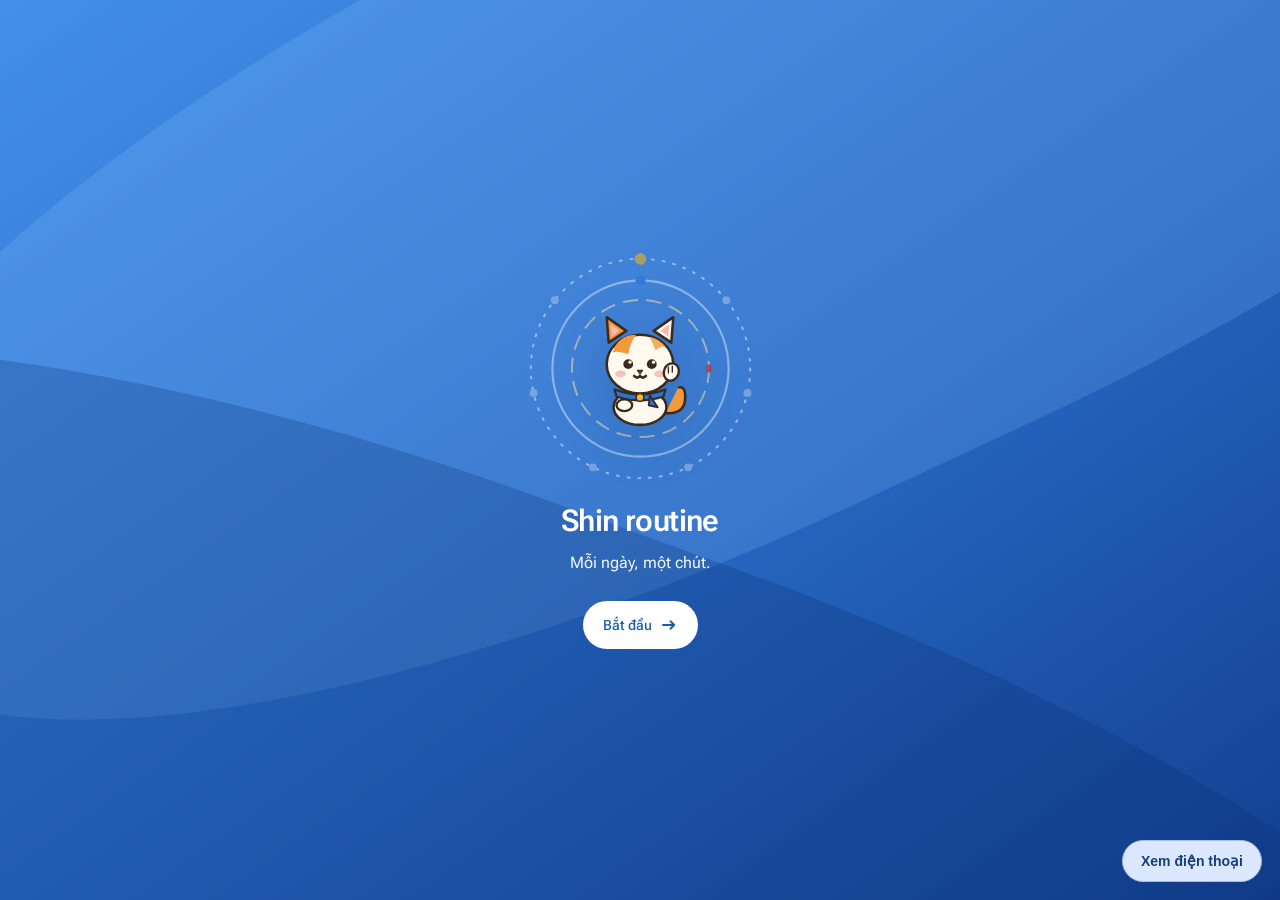
<file: index.html>
<!doctype html>
<html lang="vi" class="growth-starting">
<head>
<meta charset="utf-8">
<meta name="viewport" content="width=device-width, initial-scale=1, viewport-fit=cover">
<meta name="theme-color" content="#2265C5">
<style>html.growth-starting,html.growth-starting body{background:#2265C5}html.growth-starting #app{visibility:hidden}</style>
<script>setTimeout(function(){document.documentElement.classList.remove("growth-starting");},6000);</script>
<meta name="mobile-web-app-capable" content="yes">
<meta name="apple-mobile-web-app-capable" content="yes">
<meta name="apple-mobile-web-app-title" content="Shin M3">
<title>Shin routine · M3</title>
<meta name="description" content="Rèn luyện thói quen mỗi ngày với Shin. Ghi nhận, nhìn lại và lưu những điều đáng nhớ.">
<link rel="manifest" href="manifest.webmanifest">
<link rel="icon" href="icon-192.png">
<link rel="apple-touch-icon" href="icon-192.png">
<link rel="stylesheet" href="styles/base.css?v=M3.3.19-5S.1">

<link rel="stylesheet" href="styles/components.css?v=M3.3.19-5S.1">

<link rel="stylesheet" href="styles/habits.css?v=M3.3.19-5S.1">

<script src="scripts/core.js?v=M3.3.19-5S.1" defer></script>

<script src="scripts/interface.js?v=M3.3.19-5S.1" defer></script>

<script src="scripts/habits.js?v=M3.3.19-5S.1" defer></script>

<script src="scripts/interaction.js?v=M3.3.19-5S.1" defer></script>

<script src="scripts/extensions.js?v=M3.3.19-5S.1" defer></script>

<link rel="stylesheet" href="styles/extensions.css?v=M3.3.19-5S.1">

<link rel="stylesheet" href="design-system.css?v=M3.3.19-5S.1">
<script src="design-system.js?v=M3.3.19-5S.1" defer></script>
<script src="boot.js?v=M3.3.19-5S.1" defer></script>
</head>
<body id="shinTypographyRoot" class="m3-review m3-release">
<div id="app"></div>
<div class="toast" id="toast" role="status" aria-live="polite"></div>
<div id="printArea"></div>
<noscript>Bật JavaScript để mở Shin routine.</noscript>
</body>
</html>
</file>
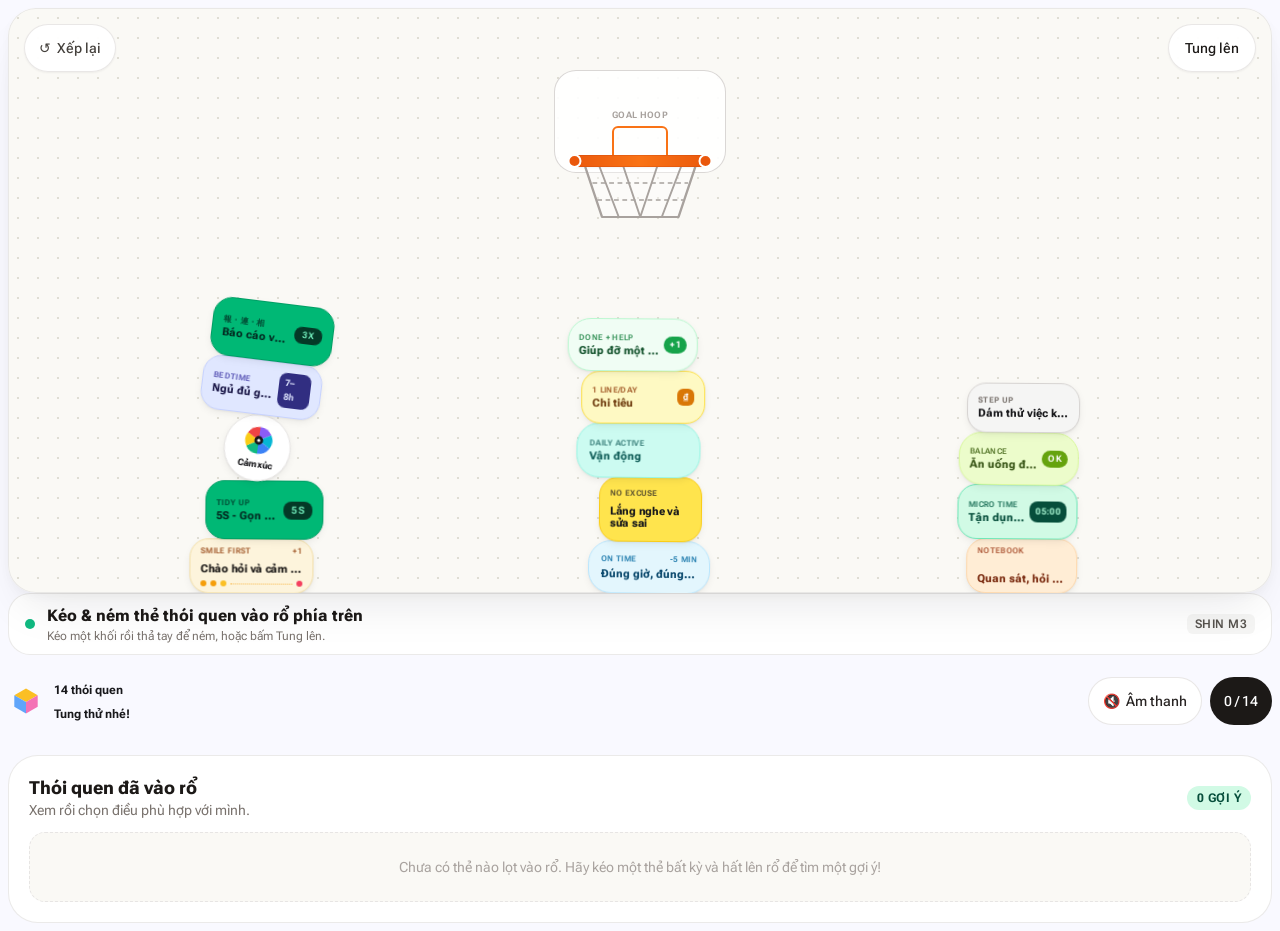
<file: habit-game.html>
<!DOCTYPE html>
<html lang="vi">
<head>
  <meta charset="UTF-8" />
  <meta name="viewport" content="width=device-width, initial-scale=1.0" />
  <title>Tung thói quen · Shin routine</title>

  <!-- Tailwind CSS -->
  <link rel="stylesheet" href="assets/game/habit-game.css?v=M3.3.19-5S.1">

  <!-- Thư viện vật lý 2D Matter.js -->
  <script src="assets/game/matter-0.19.0.min.js?v=M3.3.19-5S.1"></script>

  <style>
@font-face{font-family:'Roboto Flex';src:url('assets/fonts/roboto-flex-vietnamese.woff2') format('woff2');font-weight:100 1000;font-display:swap;unicode-range:U+0102-0103,U+0110-0111,U+0128-0129,U+0168-0169,U+01A0-01A1,U+01AF-01B0,U+0300-0301,U+0303-0304,U+0308-0309,U+0323,U+0329,U+1EA0-1EF9,U+20AB;}
@font-face{font-family:'Roboto Flex';src:url('assets/fonts/roboto-flex-latin.woff2') format('woff2');font-weight:100 1000;font-display:swap;unicode-range:U+0000-00FF,U+0131,U+0152-0153,U+02BB-02BC,U+02C6,U+02DA,U+02DC,U+0304,U+0308,U+0329,U+2000-206F,U+20AC,U+2122,U+2191,U+2193,U+2212,U+2215,U+FEFF,U+FFFD;}

    :root {
      --bg-page: #F6F5F0;
      --bg-table: #FAF9F5;
      --dot-color: #DFDDD4;
      --ink-primary: #18181B;
    }

    body {
      font-family: 'Roboto Flex', -apple-system, BlinkMacSystemFont, sans-serif;
      background-color: var(--bg-page);
      color: var(--ink-primary);
      overscroll-behavior: none;
    }

    .font-mono-tag {
      font-family: ui-monospace, monospace;
      letter-spacing: 0.04em;
    }

    /* Mặt bàn Google Tabletop với họa tiết lưới chấm đặc trưng */
    .tabletop-surface {
      background-color: var(--bg-table);
      background-image: radial-gradient(var(--dot-color) 1.35px, transparent 1.35px);
      background-size: 20px 20px;
      box-shadow:
        0 24px 48px -16px rgba(24, 24, 27, 0.10),
        0 4px 12px -2px rgba(24, 24, 27, 0.04),
        inset 0 0 0 1px rgba(24, 24, 27, 0.07);
      touch-action: none;
      user-select: none;
      -webkit-user-select: none;
    }

    /* Thẻ / Khối vật lý Tabletop */
    .tt-widget {
      position: absolute;
      top: 0;
      left: 0;
      will-change: transform;
      pointer-events: none;
      box-shadow:
        0 3px 10px -2px rgba(24, 24, 27, 0.09),
        0 1px 2px rgba(24, 24, 27, 0.05);
      transition: box-shadow 0.16s ease, opacity 0.25s ease;
    }

    .tt-widget.is-grabbed {
      box-shadow:
        0 20px 32px -8px rgba(24, 24, 27, 0.24),
        0 8px 16px -4px rgba(24, 24, 27, 0.10),
        0 0 0 2px #18181B;
      z-index: 30;
    }

    /* Hiệu ứng rung lưới rổ khi ném lọt */
    @keyframes netSwish {
      0% { transform: scaleY(1) scaleX(1); }
      28% { transform: scaleY(1.28) scaleX(0.85); }
      62% { transform: scaleY(0.92) scaleX(1.06); }
      100% { transform: scaleY(1) scaleX(1); }
    }

    .net-swish-anim {
      transform-origin: top center;
      animation: netSwish 0.45s cubic-bezier(0.22, 1, 0.36, 1);
    }

    /* Hiệu ứng hạt màu Tabletop khi ghi điểm */
    @keyframes confettiBurst {
      0% {
        opacity: 1;
        transform: translate(0, 0) scale(1) rotate(0deg);
      }
      100% {
        opacity: 0;
        transform: translate(var(--dx), var(--dy)) scale(0.35) rotate(140deg);
      }
    }

    .tt-particle {
      position: absolute;
      width: 8px;
      height: 8px;
      border-radius: 3px;
      pointer-events: none;
      animation: confettiBurst 0.65s cubic-bezier(0.16, 1, 0.3, 1) forwards;
    }

    /* Lớp bắt sự kiện kéo thả */
    #interaction-layer {
      position: absolute;
      inset: 0;
      z-index: 20;
      cursor: grab;
      touch-action: none;
    }

    #interaction-layer:active {
      cursor: grabbing;
    }
  </style>
<style>html,body{margin:0;overscroll-behavior:contain}body{padding:12px!important;background:#F9F9FF}#court-wrapper{height:clamp(480px,70dvh,570px);border-radius:28px}#hud-banner{margin-bottom:10px}#hud-title,#hud-desc{white-space:normal;line-height:1.4}#hud-desc{font-size:12px}#selected-habits-list{max-height:none}.result14{padding:13px;border:1px solid #E0E4ED;border-radius:20px;background:#F9FAFF}.result14 b{font-size:16px;line-height:1.35}.result14 p{font-size:13px;line-height:1.5;margin:5px 0 8px;color:#525E70}.result14-actions{display:flex;flex-wrap:wrap;gap:6px}.result14 button{border:0;border-radius:22px;padding:10px 12px;min-height:44px;font-size:13px;font-weight:600;background:#E7EEFB;color:#204B88}.result14 button[data-action=choose]{background:#2265C5;color:white}.result14 button[data-action=return]{background:transparent;color:#687182}.result14-status{display:block;font-size:12px;color:#52714F;margin-bottom:7px}#empty-habits-msg{font-size:13px;line-height:1.5}#selected-count-badge{white-space:nowrap}#sound-toggle{min-width:44px;min-height:44px}#reset-btn,#toss-btn{min-height:44px}#court-wrapper{touch-action:none}#selected-habits-list{display:grid;gap:8px}button:focus-visible{outline:3px solid #2265C5;outline-offset:3px}@media(prefers-reduced-motion:reduce){.tt-particle{display:none}.net-swish-anim{animation:none}}</style>
<style>.game14-small-title{font-size:13px;line-height:1.4}#game14-results-jump{position:fixed;right:14px;bottom:14px;z-index:40;background:#2265C5;color:white;border:1px solid #fff6;border-radius:24px;min-height:44px;padding:10px 16px;font-size:14px;font-weight:600;box-shadow:0 3px 16px #183D702B}#game14-results-jump[hidden]{display:none}</style>
<link rel="stylesheet" href="design-system.css?v=M3.3.19-5S.1">
<link rel="stylesheet" href="design-game.css?v=M3.3.19-5S.1">
</head>
<body id="shinGame19" class="min-h-screen flex flex-col items-center py-5 px-3 sm:py-7 sm:px-4">

  <!-- Header mang phong cách Google CHƠI ĐỂ KHÁM PHÁ -->
  <header class="w-full max-w-[460px] flex items-center justify-between mb-3.5">
    <div class="flex items-center gap-2.5">
      <!-- Logo đa sắc 3D lấy cảm hứng từ Tabletop -->
      <svg class="w-9 h-9 shrink-0" viewBox="0 0 40 40" fill="none">
        <path d="M20 6L33 13.5L20 21L7 13.5L20 6Z" fill="#FBBF24"/>
        <path d="M7 13.5L20 21V34L7 26.5V13.5Z" fill="#60A5FA"/>
        <path d="M33 13.5L20 21V34L33 26.5V13.5Z" fill="#F472B6"/>
      </svg>
      <div>
        <b class="game14-small-title">14 thói quen<br>Tung thử nhé!</b>
      </div>
    </div>

    <div class="flex items-center gap-2">
      <button id="sound-toggle" type="button" class="px-3.5 py-2 rounded-full bg-white hover:bg-stone-50 active:scale-95 text-xs font-bold text-stone-800 border border-stone-200/90 shadow-xs flex items-center gap-1.5 transition cursor-pointer">
        <span id="sound-icon">🔊</span>
        <span class="hidden sm:inline">Âm thanh</span>
      </button>
      <button type="button" title="Xem gợi ý đã vào rổ" id="score-pill" class="px-3.5 py-2 rounded-full bg-stone-900 text-white text-xs font-extrabold shadow-xs">
        0 / 14
      </button>
    </div>
  </header>

  <!-- Khu vực chính -->
  <main class="w-full max-w-[460px] flex flex-col items-center">

    <!-- Thanh hiển thị chi tiết thói quen khi chạm vào thẻ -->
    <div id="hud-banner" class="w-full mb-3 px-4 py-2.5 rounded-[22px] bg-white border border-stone-200/80 shadow-xs flex items-center justify-between gap-3 min-h-[52px]">
      <div class="flex items-center gap-3 min-w-0">
        <span id="hud-badge" class="w-2.5 h-2.5 rounded-full bg-emerald-500 shrink-0"></span>
        <div class="min-w-0">
          <div id="hud-title" class="text-xs sm:text-sm font-extrabold text-stone-900 truncate">
            Kéo & ném thẻ thói quen vào rổ phía trên
          </div>
          <div id="hud-desc" class="text-[11px] text-stone-500 truncate">
            Kéo một khối rồi thả tay để ném, hoặc bấm Tung lên.
          </div>
        </div>
      </div>
      <span id="hud-tag" class="font-mono-tag shrink-0 px-2 py-0.5 rounded-md bg-stone-100 text-stone-600 text-[10px] font-semibold uppercase">
        SHIN M3
      </span>
    </div>

    <!-- Mặt Bàn Vật Lý Google Tabletop + Rổ Bóng Rổ -->
    <div id="court-wrapper" class="relative w-full h-[500px] sm:h-[560px] rounded-[38px] tabletop-surface overflow-hidden">

      <!-- Nút Làm mới ở góc trên bên trái -->
      <button id="reset-btn" type="button" class="absolute top-4 left-4 z-30 px-3.5 py-2 rounded-full bg-white/95 hover:bg-white active:scale-95 text-xs font-bold text-stone-700 shadow-sm border border-stone-200/90 transition cursor-pointer flex items-center gap-1.5">
        <span>↺</span>
        <span>Xếp lại</span>
      </button>

      <!-- Nút Tung lên (Xáo trộn) chuẩn phong cách Tabletop ở góc trên bên phải -->
      <button id="toss-btn" type="button" class="absolute top-4 right-4 z-30 px-4 py-2 rounded-full bg-white/95 hover:bg-white active:scale-95 text-xs font-extrabold text-stone-900 shadow-sm border border-stone-200/90 transition cursor-pointer">
        Tung lên
      </button>

      <!-- LỚP 1 (Phía sau thẻ): Bảng rổ tối giản kiểu Tabletop -->
      <div id="hoop-backboard" class="absolute pointer-events-none z-[5] flex flex-col items-center justify-end" style="transform: translateX(-50%);">
        <div class="w-full h-full rounded-[22px] bg-white/90 backdrop-blur-xs border border-stone-300/90 shadow-xs flex flex-col items-center justify-end pb-2.5">
          <div class="font-mono-tag text-[9px] font-bold text-stone-400 uppercase tracking-widest mb-1">GOAL HOOP</div>
          <!-- Ô mục tiêu cam trên bảng rổ -->
          <div class="w-14 h-9 border-[2.5px] border-orange-500 rounded-md"></div>
        </div>
      </div>

      <!-- LỚP 2 (Giữa): 20 Thẻ Thói Quen Vật Lý -->
      <div id="items-container" class="absolute inset-0 z-[10] pointer-events-none"></div>

      <!-- LỚP 3 (Phía trước thẻ): Vành rổ & Lưới rổ -->
      <div id="hoop-foreground" class="absolute pointer-events-none z-[18] flex flex-col items-center" style="transform: translateX(-50%);">
        <div class="w-full h-3 rounded-full bg-gradient-to-r from-orange-600 via-orange-500 to-orange-600 shadow-sm border border-orange-700/30 relative">
          <span class="absolute -left-1 top-1/2 -translate-y-1/2 w-3.5 h-3.5 rounded-full bg-orange-600 border-2 border-white"></span>
          <span class="absolute -right-1 top-1/2 -translate-y-1/2 w-3.5 h-3.5 rounded-full bg-orange-600 border-2 border-white"></span>
        </div>
        <svg id="hoop-net-svg" class="w-[86%] h-14 -mt-0.5 overflow-visible" viewBox="0 0 100 56" preserveAspectRatio="none">
          <path d="M 4 2 L 18 52 L 82 52 L 96 2" fill="rgba(255,255,255,0.32)" stroke="#A8A29E" stroke-width="2" stroke-linejoin="round"/>
          <path d="M 16 2 L 32 52 M 36 2 L 50 52 M 64 2 L 50 52 M 84 2 L 68 52" stroke="#A8A29E" stroke-width="1.6" stroke-linecap="round"/>
          <path d="M 10 18 L 90 18 M 14 35 L 86 35" stroke="#A8A29E" stroke-width="1.5" stroke-dasharray="4 3"/>
        </svg>
      </div>

      <!-- Lớp hạt hiệu ứng -->
      <div id="fx-layer" class="absolute inset-0 z-[22] pointer-events-none"></div>

      <!-- Lớp nhận tương tác kéo & ném -->
      <div id="interaction-layer"></div>
    </div>

    <!-- Danh Sách Thói Quen Đã Ném Trúng Rổ Để Rèn Luyện -->
    <section class="w-full mt-4 bg-white rounded-[30px] border border-stone-200/80 shadow-xs p-4 sm:p-5">
      <div class="flex items-center justify-between mb-3">
        <div>
          <h2 class="text-sm font-extrabold text-stone-900">Thói quen đã vào rổ</h2>
          <p class="text-[11px] text-stone-500">Xem rồi chọn điều phù hợp với mình.</p>
        </div>
        <span id="selected-count-badge" class="font-mono-tag px-2.5 py-1 rounded-full bg-emerald-100 text-emerald-900 text-[11px] font-bold">
          0 GỢI Ý
        </span>
      </div>

      <!-- Trạng thái trống -->
      <div id="empty-habits-msg" class="py-6 px-4 rounded-2xl bg-[#FAF9F5] border border-dashed border-stone-200 text-center text-xs text-stone-400">
        Chưa có thẻ nào lọt vào rổ. Hãy kéo một thẻ bất kỳ và hất lên rổ để tìm một gợi ý!
      </div>

      <!-- Danh sách thẻ đã chọn -->
      <div id="selected-habits-list" class="grid grid-cols-1 gap-2 pr-0.5"></div>
    </section>

  </main>
  <button type="button" id="game14-results-jump" hidden aria-label="Xem thói quen đã vào rổ"></button>

  <script src="assets/game/habit-game.js?v=M3.3.19-5S.1"></script>
</body>
</html>
<script>document.addEventListener('DOMContentLoaded',function(){var main=document.querySelector('main'),head=document.querySelector('body>header');if(main&&head)main.appendChild(head);});</script><style>html,body,button,input,.font-mono-tag{font-family:'Roboto Flex',Arial,sans-serif}body{padding:8px!important}main{display:flex;flex-direction:column}main>header{order:2;margin-top:12px}#court-wrapper{order:0;height:clamp(380px,65dvh,650px)}#hud-banner{order:1}main>section{order:3}.game14-small-title{font-size:13px}#court-wrapper .tt-widget{font-family:'Roboto Flex',Arial,sans-serif}</style>
</file>
<file: styles/base.css>
/* Canonical editable source. Section names record provenance, not imports. */

/* ===== SECTION: assets.css ===== */
/* Local Roboto Flex · Vietnamese, Latin extended, Latin · fixed optical size 14. */
@font-face {
  font-family: 'Roboto Flex';
  font-style: normal;
  font-weight: 100 1000;
  font-stretch: 100%;
  font-display: swap;
  src: url(../assets/fonts/roboto-flex-vietnamese.woff2) format('woff2');
  unicode-range: U+0102-0103, U+0110-0111, U+0128-0129, U+0168-0169, U+01A0-01A1, U+01AF-01B0, U+0300-0301, U+0303-0304, U+0308-0309, U+0323, U+0329, U+1EA0-1EF9, U+20AB;
}
@font-face {
  font-family: 'Roboto Flex';
  font-style: normal;
  font-weight: 100 1000;
  font-stretch: 100%;
  font-display: swap;
  src: url(../assets/fonts/roboto-flex-latin-ext.woff2) format('woff2');
  unicode-range: U+0100-02BA, U+02BD-02C5, U+02C7-02CC, U+02CE-02D7, U+02DD-02FF, U+0304, U+0308, U+0329, U+1D00-1DBF, U+1E00-1E9F, U+1EF2-1EFF, U+2020, U+20A0-20AB, U+20AD-20C4, U+2113, U+2C60-2C7F, U+A720-A7FF;
}
@font-face {
  font-family: 'Roboto Flex';
  font-style: normal;
  font-weight: 100 1000;
  font-stretch: 100%;
  font-display: swap;
  src: url(../assets/fonts/roboto-flex-latin.woff2) format('woff2');
  unicode-range: U+0000-00FF, U+0131, U+0152-0153, U+02BB-02BC, U+02C6, U+02DA, U+02DC, U+0304, U+0308, U+0329, U+2000-206F, U+20AC, U+2122, U+2191, U+2193, U+2212, U+2215, U+FEFF, U+FFFD;
}
@font-face {
  font-family: 'Material Symbols Rounded';
  font-style: normal;
  font-weight: 400;
  font-display: block;
  src: url(../assets/fonts/material-symbols-0.woff2) format('woff2');
}
@font-face {
  font-family: 'Noto Sans JP';
  font-style: normal;
  font-weight: 400 600;
  font-display: swap;
  src: url(../assets/fonts/noto-sans-jp-0.woff2) format('woff2');
  unicode-range: U+3001-3002, U+3042, U+3044, U+3046, U+3048, U+304a-304e, U+3051-305c, U+305f-306b, U+306e-3070, U+3072-3073, U+3078-3079, U+307b-307c, U+307e-3082, U+3084, U+3087-308d, U+308f, U+3092-3094, U+3099, U+30e1-30e2, U+4e00, U+4e03, U+4e09-4e0a, U+4e94, U+4eba, U+4f1a, U+4f1d, U+4f53, U+4f55, U+4f7f, U+5143, U+5148, U+516b, U+5206-5207, U+524d, U+529b, U+529f, U+52d5, U+533b, U+5343, U+53cb, U+53e3, U+53e9, U+544a, U+5473, U+554f, U+5584, U+56de, U+5782, U+5831, U+5834, U+5875, U+5931, U+5982, U+5b50, U+5b89, U+5b9f, U+5bdd, U+5c11, U+5c71, U+5e74, U+5ea6, U+5f8c, U+5fb3, U+6025, U+60c5, U+610f, U+6163, U+61b6, U+6210, U+6240, U+624b, U+640d, U+6539, U+6557, U+656c, U+6587, U+65e5, U+65e9, U+6613, U+6628, U+6642, U+6700, U+6709, U+672c, U+6848, U+6a4b, U+6b69, U+6c17, U+6e08, U+6e21, U+6fc1, U+70ba, U+7269, U+751f, U+7523, U+7533, U+767e, U+76ee, U+7740, U+77ed, U+77f3, U+78ba, U+793c, U+7a32, U+7a42, U+7a4d, U+7acb, U+7bc0, U+7d04, U+7d99-7d9a, U+7de0, U+7fd2, U+8005, U+805e, U+80b2, U+8179, U+826f, U+82e6, U+843d, U+85ac, U+884c, U+898b, U+899a, U+8a00, U+8a18, U+8a33, U+8a71, U+8a8d, U+8a9e, U+8cb7, U+8cc7, U+8cea, U+8d77, U+8de1, U+8ee2, U+9053, U+91c8, U+91cc, U+92ad, U+9332, U+9593, U+982d, U+9858, U+9ce5;
}


/* ===== SECTION: legacy.css ===== */

/* ===== TOKEN · TQ04: theo phong cách CD49 (giấy ấm, xanh sang, vé tàu) ===== */
:root{
  color-scheme:light;
  --c:#2A74DB; --c-d:#1D5FD1; --c-dd:#163E8C; --c-t:#E5EFFC; --c-t2:#CFE0F8;
  --y:#F2B21B; --y-d:#C98A0B; --y-t:#FFF4D6;
  --seal:#C8372D;
  --ink:#1E2230; --ink-2:#4A4F5E; --muted:#7A7F8C; --rule:#E6E1D6; --card:#fff; --bg:#FBF8F2;
  --tkp:#FFFDF8; --tkb:#D9D2C2; --tkl:#E9E3D4; --stub:#F6F2E8;
  --ok:#22A05E; --ok-t:#E3F5EA; --no:#DE3F35; --no-t:#FCE7E5;
  --fire:#F07F1E; --xp:#D99A0B; --xp-t:#FFF3D1; --ins:#7A55D3; --ins-t:#EFEAFB;
  --l1:#C98B5B; --l2:#9DA9BC; --l3:#E3A916;
  --paper:#FBF4E2; --paper-d:#EADCB8;
  --rainbow:linear-gradient(90deg,#F07F1E,#E0567F,#7A55D3,#22A05E,#2A74DB,#0F9F98);
  --f:"Inter",system-ui,-apple-system,"Segoe UI",Roboto,sans-serif;
  --h:"Be Vietnam Pro",system-ui,sans-serif;
  --jp:"Noto Sans JP","Hiragino Sans","Yu Gothic","Meiryo",sans-serif;
  --ease:cubic-bezier(.32,.72,0,1);
  --sh:0 12px 30px -16px rgba(30,34,48,.35);
}
*,*::before,*::after{box-sizing:border-box}
html{-webkit-text-size-adjust:100%;height:100%;background:var(--bg)}
body{margin:0;min-height:100%;color:var(--ink);font-family:var(--f);font-size:16px;line-height:1.6;font-weight:400;
  background:radial-gradient(900px 520px at -8% -6%, rgba(240,127,30,.12), transparent 60%),radial-gradient(800px 560px at 108% 8%, rgba(122,85,211,.10), transparent 60%),radial-gradient(900px 600px at 50% 112%, rgba(15,159,152,.09), transparent 60%),var(--bg);
  background-attachment:fixed;-webkit-tap-highlight-color:transparent}
b,strong{font-weight:600}
button{font-family:inherit;color:inherit}
:focus-visible{outline:3px solid var(--c);outline-offset:2px;border-radius:10px}
[tabindex="-1"]:focus,[tabindex="-1"]:focus-visible{outline:none}
.jp{font-family:var(--jp);font-weight:500}
.sr{position:absolute;width:1px;height:1px;overflow:hidden;clip:rect(0 0 0 0)}
h1,h2,h3{font-family:var(--h);line-height:1.15;margin:0;letter-spacing:-.02em;font-weight:600}
h1{font-size:28px}h2{font-size:20px}h3{font-size:17px}
p{margin:0 0 10px}
.wrap{max-width:640px;margin:0 auto;padding:0 18px}
main{padding:calc(66px + env(safe-area-inset-top,0px)) 0 calc(104px + env(safe-area-inset-bottom,0px));min-height:100vh}
body.demo main{padding-top:calc(92px + env(safe-area-inset-top,0px))}
.muted{color:var(--muted)}.small{font-size:13.5px}.tiny{font-size:12px}.center{text-align:center}
.enter>*{animation:up .55s var(--ease) both}
.enter>*:nth-child(2){animation-delay:.07s}.enter>*:nth-child(3){animation-delay:.14s}.enter>*:nth-child(4){animation-delay:.21s}.enter>*:nth-child(n+5){animation-delay:.28s}
@keyframes up{from{opacity:0;transform:translateY(12px)}to{opacity:1;transform:none}}

/* ===== Thương hiệu (trái trên) · điểm (phải trên) ===== */
.brand{position:fixed;z-index:50;top:calc(12px + env(safe-area-inset-top,0px));left:12px;display:flex;align-items:center;gap:8px;padding:4px 12px 4px 4px;border-radius:999px;background:rgba(255,255,255,.88);backdrop-filter:blur(12px);-webkit-backdrop-filter:blur(12px);box-shadow:0 8px 22px -14px rgba(30,34,48,.4),0 0 0 1px var(--rule);font-weight:600;font-size:13.5px;border:0;cursor:pointer;color:var(--ink);transition:transform .45s var(--ease),opacity .45s var(--ease)}
.brand i{display:grid;place-items:center;width:30px;height:30px;border-radius:50%;background:var(--rainbow);color:#fff;font-style:normal;font-size:13px;font-family:var(--jp);font-weight:700}
.ptsbar{position:fixed;z-index:50;top:calc(12px + env(safe-area-inset-top,0px));right:12px;display:flex;gap:2px;padding:4px;border-radius:999px;
  background:rgba(255,255,255,.88);backdrop-filter:blur(12px);-webkit-backdrop-filter:blur(12px);
  box-shadow:0 8px 22px -14px rgba(30,34,48,.4),0 0 0 1px var(--rule);transition:transform .45s var(--ease),opacity .45s var(--ease)}
.ptsbar.hide,.brand.hide{transform:translateY(-90px);opacity:0}
.pt{display:inline-flex;align-items:center;gap:3px;border-radius:999px;padding:6px 8px;font-size:13.5px;font-weight:600;border:0;cursor:pointer;white-space:nowrap;background:transparent}
.pt svg{width:16px;height:16px}
.pt.fire{color:#C2560A}.pt.xp{color:#946400}.pt.ins{color:#5A3DB8}
.pt.bump{animation:bump .6s var(--ease)}
@keyframes bump{0%{transform:scale(1)}40%{transform:scale(1.25)}100%{transform:scale(1)}}

/* ===== Thanh điều hướng dưới: 4 nút đều nhau ===== */
.nav{position:fixed;z-index:50;left:50%;bottom:calc(12px + env(safe-area-inset-bottom,0px));transform:translateX(-50%);display:flex;gap:4px;padding:6px;border-radius:24px;
  background:rgba(255,255,255,.92);backdrop-filter:blur(16px) saturate(1.3);-webkit-backdrop-filter:blur(16px) saturate(1.3);
  box-shadow:0 12px 30px -16px rgba(30,34,48,.45),0 0 0 1px var(--rule);transition:transform .45s var(--ease),opacity .45s var(--ease);width:min(380px,calc(100vw - 20px))}
.nav.hide{transform:translate(-50%,110px);opacity:0}
.nav button{position:relative;flex:1;height:54px;border-radius:18px;border:0;background:transparent;display:flex;flex-direction:column;align-items:center;justify-content:center;gap:2px;color:#9297A3;cursor:pointer;padding:0;font-size:11.5px;font-weight:500}
.nav button svg{width:23px;height:23px}
.nav button.on{color:var(--c-d);background:var(--c-t)}
.nav button:active{transform:scale(.95)}
.nav .dot{position:absolute;top:7px;right:calc(50% - 16px);width:8px;height:8px;border-radius:50%;background:var(--fire);box-shadow:0 0 0 2px #fff}
/* ===== Nút ===== */
.btn{position:relative;overflow:hidden;display:inline-flex;align-items:center;justify-content:center;gap:8px;font-weight:600;font-size:16px;line-height:1.25;
  background:var(--c-d);color:#fff;border:0;border-radius:14px;padding:13px 20px;cursor:pointer;text-decoration:none;text-align:center;
  box-shadow:0 4px 0 var(--c-dd),0 8px 18px -12px rgba(29,95,209,.8);transition:transform .18s var(--ease),box-shadow .18s var(--ease)}
.btn:active{transform:translateY(3px);box-shadow:0 1px 0 var(--c-dd)}
.btn:disabled{background:#C5CCDA;box-shadow:0 3px 0 #B0B8C9;cursor:not-allowed;transform:none}
.btn--soft{background:var(--c-t);color:var(--c-d);box-shadow:0 3px 0 var(--c-t2)}
.btn--soft:active{box-shadow:0 1px 0 var(--c-t2)}
.btn--gold{background:var(--y);color:#3B2A00;box-shadow:0 3px 0 var(--y-d),0 8px 18px -12px rgba(201,138,18,.9)}
.btn--gold:active{box-shadow:0 1px 0 var(--y-d)}
.btn--ghost{background:transparent;color:var(--c-d);box-shadow:none;padding:10px 12px}
.btn--wide{width:100%}
.btn--sm{font-size:14px;padding:9px 14px;border-radius:12px}
.btn svg{width:18px;height:18px;flex:none}
.invite::after{content:"";position:absolute;top:0;bottom:0;left:-60%;width:40%;background:linear-gradient(100deg,transparent,rgba(255,255,255,.45),transparent);transform:skewX(-18deg);animation:sheen 5.5s var(--ease) 1.2s infinite}
@keyframes sheen{0%,72%{left:-60%}100%{left:130%}}
.row{display:flex;gap:10px;align-items:center}
.row--wrap{flex-wrap:wrap}
.stack>*+*{margin-top:10px}

/* ===== Thẻ, chip, ô nhập ===== */
.card{background:#fff;border-radius:22px;border:1px solid var(--rule);box-shadow:var(--sh);padding:16px}
.chip{display:inline-flex;align-items:center;gap:5px;border-radius:999px;padding:3px 10px;font-size:12px;font-weight:600;white-space:nowrap}
.chip--ok{background:var(--ok-t);color:#0E7A52}.chip--go{background:var(--c-t);color:var(--c-d)}.chip--y{background:var(--y-t);color:#7A5600}
.chp{display:inline-flex;align-items:center;border:1.5px solid var(--rule);background:#fff;border-radius:14px;padding:8px 12px;font-size:14.5px;cursor:pointer;text-align:left;line-height:1.35;margin:0 6px 8px 0;white-space:normal;box-shadow:0 2px 0 #E6ECF5;transition:background .2s,border-color .2s}
.chp.on{border-color:var(--c);background:var(--c-t);color:var(--c-d);box-shadow:0 2px 0 var(--c-t2)}
.chp:active{transform:translateY(1px)}
.chp--add{border-style:dashed;color:var(--c-d)}
.inp,textarea.inp,select.inp{width:100%;font:inherit;font-size:16px;color:var(--ink);background:#fff;border:1.5px solid var(--rule);border-radius:14px;padding:12px 14px}
textarea.inp{min-height:76px;resize:vertical;line-height:1.45}
.inp:focus{border-color:var(--c);outline:0;box-shadow:0 0 0 3px var(--c-t)}
.lbl{display:block;font-size:13.5px;color:var(--ink-2);margin:0 0 6px;font-weight:600}
.hl{animation:hl 2.4s var(--ease)}
@keyframes hl{0%,60%{box-shadow:0 0 0 3px var(--y)}100%{box-shadow:0 0 0 0 transparent}}
.sec{margin:22px 0 10px;display:flex;align-items:center;gap:8px}
.sec h2{font-size:19px}
.sec .more{margin-left:auto}

/* ===== Biểu tượng tròn ===== */
.hi{--hc:var(--c);--hd:var(--c-d);width:46px;height:46px;flex:none;border-radius:50%;background:var(--hc);display:grid;place-items:center;box-shadow:0 3px 0 var(--hd);position:relative}
.hi svg{width:52%;height:52%}
.hi--lg{width:84px;height:84px;box-shadow:0 4px 0 var(--hd)}
.hi--sm{width:36px;height:36px;box-shadow:0 2px 0 var(--hd)}
.stars{display:inline-flex;gap:1px;vertical-align:middle}

/* ===== Lời nhân vật ===== */
.say{display:flex;gap:10px;align-items:flex-end;margin:10px 0}
.say__av{width:52px;flex:none}
.say__b{background:#fff;border:1px solid var(--rule);border-radius:20px 20px 20px 6px;padding:10px 14px;font-size:15px;line-height:1.45;box-shadow:0 8px 20px -18px rgba(23,32,54,.6)}
.say--senpai .say__b{background:var(--y-t);border-color:#F3DFA9}
.say--virus .say__b{background:#F4F1FB;border-color:#E2DCF3}

/* ===== Màu nhóm (theo màu tuyến CD49) ===== */
.g1{--hc:#2A74DB;--hd:#1D5FD1;--ht:#E5EFFC}.g2{--hc:#22A05E;--hd:#17804A;--ht:#E3F5EA}.g3{--hc:#0F9F98;--hd:#0B7F79;--ht:#DFF4F2}.g4{--hc:#E0567F;--hd:#BE3D65;--ht:#FCE8EF}

/* ===== Hôm nay ===== */
.hello{display:flex;align-items:center;gap:12px;margin:6px 0 2px}
.hello h1{font-size:27px}
.hello .date{color:var(--muted);font-size:13.5px}
.hello .shin{width:58px;margin-left:auto;flex:none}
.week{display:grid;grid-template-columns:repeat(7,1fr);gap:4px;background:#fff;border:1px solid var(--rule);border-radius:20px;padding:10px 8px;margin:10px 0 4px;box-shadow:var(--sh)}
.week div{text-align:center;font-size:11px;color:var(--muted);font-weight:500}
.week b{display:grid;place-items:center;width:34px;height:34px;margin:4px auto 0;border-radius:50%;font-size:14px;font-weight:600;color:var(--ink-2);background:#F4F1EA}
.week .wci b{background:var(--c-t);color:var(--c-d)}
.week .td b{background:var(--ink);color:#fff}
.week .td.wci b{background:var(--c-d)}
.week i{display:block;width:5px;height:5px;border-radius:50%;margin:4px auto 0;background:transparent}
.week .wci i{background:var(--ok)}
.sec{margin:20px 0 8px;display:flex;align-items:center;gap:8px}
.sec h2{font-size:18px}
.sec .more{margin-left:auto}
.carousel{display:flex;gap:12px;overflow-x:auto;-webkit-overflow-scrolling:touch;scroll-snap-type:x mandatory;padding:6px 18px 12px;margin:0 -18px;scrollbar-width:none}
.carousel::-webkit-scrollbar{display:none}
.hc{flex:none;width:min(84%,320px);scroll-snap-align:center;background:var(--tkp);border:1.5px solid var(--tkb);border-radius:20px;box-shadow:var(--sh);overflow:hidden;position:relative;display:flex;flex-direction:column}
.hc::before{content:"";height:6px;background:var(--rainbow);flex:none}
.hc__open{border:0;background:none;padding:14px 16px 8px;text-align:left;font:inherit;color:inherit;cursor:pointer;display:block;width:100%}
.hc__id{display:flex;align-items:center;gap:10px}
.hc__id .hi{width:44px;height:44px}
.hc__id b{display:block;font-size:16.5px;font-weight:600;line-height:1.25}
.hc__khi{display:block;margin-top:10px;font-size:14px;color:var(--ink-2);white-space:nowrap;overflow:hidden;text-overflow:ellipsis}
.hc__khi em{font-style:normal;font-size:11px;letter-spacing:.06em;color:var(--muted);margin-right:6px}
.hc .wdots{margin:10px 0 0}
.evrow{display:flex;gap:6px;overflow-x:auto;-webkit-overflow-scrolling:touch;margin:0;padding:0 16px 10px;scrollbar-width:none}
.evrow::-webkit-scrollbar{display:none}
.evrow .chp{flex:none;margin:0;padding:5px 10px;font-size:12.5px;border-radius:11px;white-space:nowrap}
.cdots{display:flex;justify-content:center;gap:6px;margin:2px 0 0}
.cdots i{width:7px;height:7px;border-radius:50%;background:#DCD6C8;transition:all .3s var(--ease)}
.cdots i.on{width:20px;border-radius:4px;background:var(--c-d)}
.keeprow{display:flex;gap:8px;flex-wrap:wrap}
.keep{display:flex;align-items:center;gap:8px;background:#fff;border:1px solid var(--rule);border-radius:999px;padding:4px 6px 4px 4px;box-shadow:var(--sh)}
.keep .hi{width:30px;height:30px;box-shadow:none}
.keep b{font-size:13.5px;font-weight:500}
.keep .hold,.keep .hold.is svg.hk{width:36px;height:36px;font-size:11px}
.keep .hold svg.hr{display:none}


/* ===== Khối check-in tối ===== */
.ci{display:flex;gap:14px;align-items:center;border-radius:24px;padding:16px;margin:18px 0 6px;background:linear-gradient(135deg,#2A74DB,#1D5FD1 55%,#163E8C);color:#fff;box-shadow:0 4px 0 #12306E,0 16px 30px -18px rgba(29,95,209,.9);border:0;width:100%;text-align:left;cursor:pointer}
.ci .moon{width:46px;height:46px;flex:none;display:grid;place-items:center;background:rgba(255,255,255,.18);border-radius:50%}
.ci .moon svg{width:24px;height:24px}
.ci h3{font-size:18px;color:#fff}.ci p{margin:2px 0 0;font-size:14px;opacity:.9}
.ci .go{margin-left:auto;flex:none;background:var(--y);color:#3B2A00;border-radius:14px;padding:9px 14px;font-weight:600;font-size:14px;box-shadow:0 3px 0 var(--y-d)}
.ci--done{background:var(--ok-t);color:#0E6E4B;box-shadow:none;border:1px solid #A9E2CB}
.ci--done h3{color:#0E6E4B}.ci--done .moon{background:#fff;color:var(--ok)}
.empty{text-align:center;padding:22px 14px}
.banner{background:var(--y-t);border:1px solid #F3DFA9;border-radius:18px;padding:10px 12px;font-size:14px;margin:10px 0;display:flex;gap:10px;align-items:center}

/* ===== Cuống vé (stub) dùng chung ===== */
.stub{position:relative;display:flex;align-items:center;gap:12px;border-top:2px dashed #CFC6B2;background:var(--stub);padding:12px 16px;margin-top:auto}
.stub::before,.stub::after{content:"";position:absolute;top:-12px;width:22px;height:22px;border-radius:50%;background:var(--bg);border:1.5px solid var(--tkb)}
.stub::before{left:-12px}.stub::after{right:-12px}
.stub__n{font-size:24px;font-weight:600;color:var(--c-d);line-height:1}
.stub__n small{font-size:12px;color:var(--muted);font-weight:500}
.stub__k{font-size:11px;color:var(--muted);letter-spacing:.04em;margin-top:2px}
.meter{height:8px;border-radius:999px;background:#EFECE4;overflow:hidden;margin-top:6px}
.meter i{display:block;height:100%;border-radius:999px;background:linear-gradient(90deg,#F07F1E,#E0567F,#7A55D3,#2A74DB)}
.bar{width:64px;height:34px;flex:none;background:repeating-linear-gradient(90deg,#1E2230 0 2px,transparent 2px 4px,#1E2230 4px 5px,transparent 5px 8px,#1E2230 8px 11px,transparent 11px 13px);opacity:.7}
.hold{position:relative;width:60px;height:60px;flex:none;border-radius:50%;border:0;background:var(--y);color:#3B2A00;font-weight:600;font-size:13.5px;cursor:pointer;display:grid;place-items:center;box-shadow:0 4px 0 var(--y-d);touch-action:none;-webkit-user-select:none;user-select:none;-webkit-touch-callout:none;transition:transform .2s var(--ease);margin-left:auto}
.hold svg.hr{position:absolute;inset:-5px;width:70px;height:70px;transform:rotate(-90deg);pointer-events:none}
.hold svg.hr circle{fill:none;stroke:var(--c-d);stroke-width:4;stroke-linecap:round;stroke-dasharray:207;stroke-dashoffset:207;transition:stroke-dashoffset .1s linear}
.hold.holding{transform:scale(.93)}
.hold.holding svg.hr circle{stroke-dashoffset:0;transition:stroke-dashoffset .7s linear}
.hold.is{background:none;box-shadow:none}
.hold.is svg.hk{width:60px;height:60px}

/* ===== Chấm tần suất trong tuần ===== */
.wdots{display:grid;grid-template-columns:repeat(7,1fr);gap:4px}
.wdots span{text-align:center;font-size:10px;color:var(--muted);font-weight:500;line-height:1.2}
.wdots span i{display:block;width:20px;height:20px;margin:0 auto 2px;border-radius:50%;border:1.5px dashed #CFC6B2;background:#fff}
.wdots span i.y{border:0;background:var(--c-d);box-shadow:inset 0 0 0 3px #fff,0 0 0 1.5px var(--c-d)}
.wdots span i.p{border:0;background:linear-gradient(90deg,var(--c-d) 50%,#fff 50%);box-shadow:0 0 0 1.5px var(--c-d)}
.wdots span i.x{border-style:solid;border-color:#E6E1D6}
.wdots span.td{color:var(--ink);font-weight:600}
.wdots span.td i{border-color:var(--c-d);border-style:solid}

/* ===== Bộ thẻ: thẻ nhỏ kiểu vé ===== */
.deck{margin:16px 0 4px}
.deck__h{display:flex;align-items:center;gap:10px;margin:0 0 6px}
.deck__h .hi{width:30px;height:30px;box-shadow:none}
.deck__h h2{font-size:16.5px}
.strip{display:flex;gap:10px;overflow-x:auto;-webkit-overflow-scrolling:touch;scroll-snap-type:x mandatory;padding:6px 18px 12px;margin:0 -18px;scrollbar-width:none}
.strip::-webkit-scrollbar{display:none}
.mc{scroll-snap-align:start;flex:none;width:108px;height:150px;border-radius:14px;border:1.5px solid var(--tkb);cursor:pointer;padding:0;display:flex;flex-direction:column;align-items:center;text-align:center;font:inherit;color:inherit;
  background:var(--tkp);box-shadow:0 8px 18px -14px rgba(30,34,48,.6);position:relative;overflow:hidden;transition:transform .2s var(--ease)}
.mc::before{content:"";display:block;width:100%;height:5px;background:var(--hc);flex:none}
.mc:active{transform:scale(.97)}
.mc .hi{width:50px;height:50px;margin-top:14px}
.mc b{font-size:13px;font-weight:600;line-height:1.25;margin-top:8px;padding:0 6px}
.mc .stars{margin:auto 0 0;padding:6px 0;width:100%;border-top:1.5px dashed #DCD3BF;justify-content:center;background:var(--stub)}
.mc.off{opacity:.78}
.mc.off .hi{filter:saturate(.55)}
.mc .tag{position:absolute;top:10px;right:8px;width:9px;height:9px;border-radius:50%;background:var(--ok);box-shadow:0 0 0 2px #fff}
.mc.lv2{border-color:var(--l2)}.mc.lv3{border-color:var(--l3);box-shadow:0 0 0 2px rgba(227,169,22,.25),0 8px 18px -14px rgba(30,34,48,.6)}

/* ===== Thẻ lớn: mặt trước kiểu vé, mặt sau kiểu bưu thiếp ===== */
.flip{perspective:1600px;width:min(354px,100%);margin:4px auto 0;cursor:pointer}
.flip__in{position:relative;height:476px;transition:transform .7s var(--ease);transform-style:preserve-3d;-webkit-transform-style:preserve-3d}
.flip.flipped .flip__in{transform:rotateY(180deg)}
.tkf,.tkb{position:absolute;inset:0;backface-visibility:hidden;-webkit-backface-visibility:hidden;border-radius:22px;overflow:hidden;display:flex;flex-direction:column}
.tkf{background:var(--tkp);border:1.5px solid var(--tkb);box-shadow:var(--sh)}
.tkf::before{content:"";height:7px;background:var(--rainbow);flex:none}
.tkf.lv2{border-color:var(--l2)}.tkf.lv3{border-color:var(--l3)}
.tk__top{display:flex;align-items:center;gap:8px;padding:10px 14px 8px;border-bottom:1.5px solid var(--tkl)}
.tk__top b{font-size:12px;letter-spacing:.08em;color:var(--c-d);font-weight:600}
.tk__top .jp{font-size:11.5px;color:var(--muted)}
.tk__icons{margin-left:auto;display:flex;gap:6px}
.tk__icons button{width:32px;height:32px;border-radius:50%;border:1.5px solid var(--tkl);background:#fff;display:grid;place-items:center;cursor:pointer;color:var(--ink-2);padding:0}
.tk__icons button svg{width:16px;height:16px}
.tk__icons .run{color:var(--ok);border-color:#BFE3CD;background:var(--ok-t)}
.tk__icons .paused{color:var(--muted);background:#F1EEE7}
.tk__body{padding:12px 16px 10px;display:flex;flex-direction:column;gap:10px;flex:1;min-height:0}
.tk__id{display:flex;align-items:center;gap:12px}
.tk__id .hi{width:52px;height:52px}
.tk__id b{display:block;font-size:18px;font-weight:600;line-height:1.2;letter-spacing:-.01em}
.rank{display:inline-flex;align-items:center;gap:6px;margin-top:3px;font-size:12px;font-weight:500;color:var(--ink-2)}
.rank i{font-style:normal;padding:1px 8px;border-radius:6px;color:#fff;font-size:11px;font-weight:600;background:var(--l1)}
.rank.lv2 i{background:var(--l2)}.rank.lv3 i{background:var(--l3);color:#3B2A00}.rank.lv0 i{background:#B9B3A6}
.route{display:grid;grid-template-columns:minmax(0,1fr) 34px minmax(0,1fr);align-items:center;gap:6px;border:1.5px solid var(--tkl);border-radius:14px;padding:10px 12px;background:#fff}
.route small{display:block;font-size:10.5px;letter-spacing:.08em;color:var(--muted);font-weight:600}
.route b{display:-webkit-box;-webkit-line-clamp:3;-webkit-box-orient:vertical;overflow:hidden;font-size:14px;font-weight:600;line-height:1.35}
.route .to{text-align:right}
.route svg{width:34px;height:14px}
.route--1{grid-template-columns:1fr}
.whoq{font-style:italic;color:var(--c-d);font-size:14.5px;line-height:1.4;border-left:4px solid #E0567F;background:#FDF5F8;border-radius:0 12px 12px 0;padding:6px 10px}
.whoq small{display:block;font-style:normal;font-size:10.5px;letter-spacing:.08em;color:var(--muted);font-weight:600}
.howlink{display:inline-flex;align-items:center;gap:6px;font-weight:600;color:var(--c-d);text-decoration:underline;text-underline-offset:4px;font-size:14.5px;border:0;background:none;padding:2px 0;cursor:pointer;align-self:flex-start}
.howlink svg{width:18px;height:18px}
.tkb{transform:rotateY(180deg);color:#fff;padding:0 0 14px;
  background-color:#1D4FB8;
  background-image:radial-gradient(circle at 50% 100%,transparent 37%,rgba(255,255,255,.07) 38% 41%,transparent 42% 54%,rgba(255,255,255,.07) 55% 58%,transparent 59%),linear-gradient(160deg,#2A74DB,#163E8C);
  background-size:34px 17px,100% 100%;box-shadow:var(--sh)}
.tkb.lv3{box-shadow:0 0 0 2px var(--l3),var(--sh)}
.tkb__top{display:flex;align-items:center;justify-content:space-between;padding:12px 16px 4px;font-size:12px;letter-spacing:.08em;font-weight:600;color:rgba(255,255,255,.8)}
.tkb__art{display:grid;place-items:center;height:132px;margin:2px 0 6px}
.tkb__art svg{height:132px;width:auto;max-width:92%}
.tkb__prov{display:flex;align-items:center;gap:10px;margin:0 14px;background:#FFF6E0;color:var(--ink);border-radius:14px;padding:9px 12px}
.tkb__prov .jp{font-size:17px;line-height:1.3;color:#4A3F25;font-weight:500}
.tkb__prov small{display:block;font-size:11.5px;color:#686E76}
.tkb__prov .vi{font-size:13.5px;color:#52565C}
.tkb__gain{margin:10px 16px 0;font-size:14.5px;line-height:1.45}
.tkb__gain small,.tkb__sp small{display:block;font-size:10.5px;letter-spacing:.08em;color:#FFD772;font-weight:600}
.tkb__sp{display:flex;gap:10px;align-items:flex-start;margin:10px 14px 0;background:rgba(255,255,255,.1);border-radius:14px;padding:8px 10px}
.tkb__sp .av{width:40px;height:40px;flex:none;border-radius:50%;background:#fff;overflow:hidden}
.tkb__sp .av svg{width:46px;height:46px;margin:-1px 0 0 -3px}
.tkb__sp p{margin:0;font-size:13px;line-height:1.45;color:rgba(255,255,255,.92);display:-webkit-box;-webkit-line-clamp:4;-webkit-box-orient:vertical;overflow:hidden}
.tkb .spk{background:#fff;color:var(--c-d);box-shadow:0 2px 0 #E8DDBF}
.master .tkf{box-shadow:0 0 0 3px var(--l3),0 0 0 7px rgba(227,169,22,.22),var(--sh)}
.master .tkf::after{content:"";position:absolute;inset:0;background:linear-gradient(115deg,transparent 30%,rgba(255,255,255,.6) 45%,transparent 60%);transform:translateX(-100%);animation:holo 4s var(--ease) infinite;pointer-events:none}
@keyframes holo{0%,60%{transform:translateX(-100%)}100%{transform:translateX(100%)}}
.fliphint{text-align:center;font-size:12.5px;color:var(--muted);margin:10px 0 0}
.cardact{display:flex;gap:8px;justify-content:center;max-width:354px;margin:12px auto 0}
.cardact .btn{flex:1}

/* ===== Trang Cách làm: nền khác để biết đang ở trang hướng dẫn ===== */
.sheet.howpg{background:#EEF4F1}
.sheet.howpg .sh__h{background:#EEF4F1}
.howhero{display:flex;align-items:center;gap:12px;border-radius:22px;padding:14px;color:#fff;background:linear-gradient(135deg,var(--hc),var(--hd));margin:0 0 12px;position:relative;overflow:hidden}
.howhero::after{content:"";position:absolute;right:-50px;top:-50px;width:160px;height:160px;border-radius:50%;background:rgba(255,255,255,.14)}
.howhero .hi{background:#fff;box-shadow:none}
.howhero small{display:block;font-size:12px;opacity:.9;letter-spacing:.06em}
.howhero b{font-size:19px;font-weight:600}
.hsec{background:#fff;border-radius:20px;padding:12px 14px;margin:0 0 12px;box-shadow:0 8px 20px -18px rgba(30,34,48,.6)}
.hsec__h{display:flex;align-items:center;gap:8px;margin:0 0 8px;font-weight:600;font-size:15px}
.hsec__h i{font-style:normal;display:grid;place-items:center;width:26px;height:26px;border-radius:8px;background:var(--c-t);color:var(--c-d);font-size:13px;font-weight:700}
.hsec .ill{box-shadow:none;border:0;padding:0;margin:0}
.hsec .steps li{background:#FAF8F3;border-color:#EFEAE0}

/* ===== Công thức 3 ô (kiểu điền từng ô) ===== */
.sentence{font-family:var(--h);font-size:22px;line-height:1.45;font-weight:600;margin:6px 0 14px;color:#9AA4B8}
.sentence u{text-decoration:none;color:var(--ink);border-bottom:3px solid #E0E6F0;padding-bottom:1px}
.sentence u.cur{border-bottom-color:var(--y);color:var(--c-d)}
.sentence u.fill{border-bottom-color:var(--c)}
.qlab{font-size:14px;font-weight:600;color:var(--ink-2);margin:0 0 8px}

/* ===== Lớp phủ ===== */
.ov{position:fixed;inset:0;z-index:80;background:rgba(18,26,48,.45);backdrop-filter:blur(2px);-webkit-backdrop-filter:blur(2px);display:flex;align-items:flex-end;justify-content:center;animation:fade .3s var(--ease)}
@keyframes fade{from{opacity:0}to{opacity:1}}
.sheet{background:var(--bg);width:100%;max-width:760px;height:100%;overflow:auto;-webkit-overflow-scrolling:touch;padding:calc(12px + env(safe-area-inset-top,0px)) 18px calc(24px + env(safe-area-inset-bottom,0px));animation:sheetIn .5s var(--ease);position:relative}
@keyframes sheetIn{from{transform:translateY(40px);opacity:.4}to{transform:none;opacity:1}}
@media (min-width:760px){.ov{align-items:center;padding:24px}.sheet{height:auto;max-height:calc(100vh - 48px);border-radius:28px;padding:20px 26px 26px}}
.sheet--mini{height:auto;max-height:88%;border-radius:28px 28px 0 0}
@media (min-width:760px){.sheet--mini{max-width:520px;border-radius:28px}}
.sh__h{display:flex;align-items:center;gap:8px;position:sticky;top:calc(-12px - env(safe-area-inset-top,0px));z-index:3;background:var(--bg);padding:6px 0 10px;margin:0 0 4px}
.x,.back{width:40px;height:40px;border-radius:50%;border:0;background:#E7ECF4;cursor:pointer;display:grid;place-items:center;flex:none;color:var(--ink)}
.x{margin-left:auto}.x svg,.back svg{width:18px;height:18px}
.sbar{position:sticky;bottom:calc(-24px - env(safe-area-inset-bottom,0px));display:flex;justify-content:space-between;align-items:center;gap:12px;margin-top:16px;padding:10px 10px 10px 16px;background:#fff;border:1px solid var(--rule);border-radius:20px;box-shadow:0 -10px 24px -20px rgba(23,32,54,.5);z-index:2}
.sbar .st{font-size:13.5px;color:var(--muted);border:0;background:none;padding:6px 0;cursor:pointer;text-align:left;flex:1;font-weight:600}
.sbar .st.miss{color:#B5402F;text-decoration:underline dotted 2px;text-underline-offset:4px}
.sbar .st.okk{color:#0E7A52}
.sbar .btn{flex:none;min-width:130px}
.lc{animation:slidein .5s var(--ease)}
@keyframes slidein{from{opacity:0;transform:translateX(24px)}to{opacity:1;transform:none}}
.ey{font-size:13px;font-weight:600;color:var(--c-d);margin:4px 0 4px}
.lc h2{font-size:22px;margin-bottom:10px}

/* ===== Cách làm chi tiết ===== */
.jpbox{display:flex;gap:10px;align-items:center;background:#fff;border:1px solid var(--rule);border-radius:18px;padding:10px 12px;margin:10px 0}
.jpbox .jp{font-size:19px;color:var(--c-d);line-height:1.3}
.jpbox small{display:block;color:var(--muted);font-size:12.5px}
.jpbox .vi{font-size:14px;color:var(--ink-2)}
.spk{width:42px;height:42px;border-radius:50%;border:0;background:var(--c-t);color:var(--c-d);display:grid;place-items:center;cursor:pointer;flex:none;margin-left:auto;box-shadow:0 2px 0 var(--c-t2)}
.spk svg{width:20px;height:20px}
.steps{margin:8px 0;padding:0;list-style:none;counter-reset:s}
.steps li{position:relative;padding:9px 12px 9px 46px;background:#fff;border:1px solid var(--rule);border-radius:16px;margin:0 0 7px;font-size:14.5px;line-height:1.4}
.steps li::before{counter-increment:s;content:counter(s);position:absolute;left:11px;top:9px;width:25px;height:25px;border-radius:50%;background:var(--c);color:#fff;font-weight:700;font-size:13.5px;display:grid;place-items:center;box-shadow:0 2px 0 var(--c-d)}
.steps li b{display:block;font-size:15px}
.ill{background:#fff;border:1px solid var(--rule);border-radius:20px;padding:10px;margin:8px 0;box-shadow:var(--sh)}
.ill svg{display:block;width:100%;max-width:460px;margin:0 auto;height:auto}
.ill figcaption{font-size:12.5px;color:var(--muted);text-align:center;margin-top:4px}
.dd{display:grid;grid-template-columns:1fr 1fr;gap:6px;margin:10px 0}
.dd p{margin:0;border-radius:14px;padding:8px 10px;font-size:14px;line-height:1.35}
.dd .yes{background:var(--ok-t);color:#0B5E40}.dd .no{background:var(--no-t);color:#8E2F22}
.dd .hd{font-size:12.5px;font-weight:700;padding:0 4px;background:none}
details.oops{background:var(--y-t);border:1px solid #F3DFA9;border-radius:18px;padding:10px 14px;margin:10px 0}
details.oops summary{font-weight:600;color:#7A5600;cursor:pointer;font-size:14.5px}
details.oops ul{margin:8px 0 2px;padding-left:18px}details.oops li{font-size:14.5px;margin-bottom:4px}
.q{background:#fff;border:1px solid var(--rule);border-radius:22px;padding:14px;margin:10px 0;box-shadow:var(--sh)}
.q p.sc{font-size:15.5px;font-weight:600}
.opt{display:grid;grid-template-columns:30px 1fr;gap:10px;align-items:start;width:100%;text-align:left;background:#fff;border:1.5px solid var(--rule);border-radius:18px;padding:11px 12px;margin:8px 0;font:inherit;font-size:15px;line-height:1.4;cursor:pointer;box-shadow:0 3px 0 #E6ECF5}
.opt i{font-style:normal;width:28px;height:28px;border-radius:50%;background:var(--c-t);color:var(--c-d);font-weight:700;display:grid;place-items:center;font-size:14px}
.opt.good{border-color:#8ED9BC;background:var(--ok-t)}.opt.good i{background:var(--ok);color:#fff}
.opt.bad{border-color:#F3B2A7;background:var(--no-t)}.opt.bad i{background:var(--no);color:#fff}
.opt:disabled{cursor:default;color:inherit}
.out{border-radius:18px;padding:11px 14px;margin:8px 0;font-size:14.5px}
.out--good{background:var(--ok-t);border:1px solid #A9E2CB;color:#0B5E40}.out--bad{background:var(--no-t);border:1px solid #F6C3B9;color:#8E2F22}
.out b{display:block}
.quote{border-left:4px solid var(--y);padding:4px 0 4px 12px;margin:10px 0;font-size:15px;color:var(--ink-2);font-style:italic}
.quote small{display:block;color:var(--muted);font-size:12.5px;font-style:normal;margin-top:2px}
.note{font-size:12.5px;color:var(--muted)}

/* ===== Check-in ===== */
.big3{display:grid;gap:8px;margin:10px 0}
.big3 button{display:flex;align-items:center;gap:12px;border:2px solid var(--rule);background:#fff;border-radius:18px;padding:11px 14px;font:inherit;font-size:16px;font-weight:600;cursor:pointer;text-align:left;box-shadow:0 3px 0 #E6ECF5}
.big3 button svg{width:34px;height:34px;flex:none}
.big3 button.on.y{border-color:var(--ok);background:var(--ok-t)}
.big3 button.on.p{border-color:var(--y);background:var(--y-t)}
.big3 button.on.n{border-color:var(--no);background:var(--no-t)}
.big3 button.on.nx{border-color:var(--c-t2);background:var(--c-t)}
.big3 small{display:block;font-weight:400;font-size:12.5px;color:var(--muted)}
.mini-h{display:flex;gap:10px;align-items:center;background:#fff;border:1px solid var(--rule);border-radius:18px;padding:10px 12px;margin:6px 0}
.mini-h b{display:block;font-size:15.5px;line-height:1.25}
.sum{text-align:center}
.sum .big{font-family:var(--h);font-weight:800;font-size:44px;color:var(--fire);line-height:1}
.prov{background:var(--paper);border:1px solid var(--paper-d);border-radius:20px;padding:12px 14px;margin:12px 0;text-align:left;display:flex;gap:10px;align-items:center}
.prov .jp{font-size:20px;color:#4A3F25;line-height:1.35}
.prov small{display:block;color:#686E76}
.prov .vi{font-size:14.5px;color:#52565C;margin-top:2px}

/* ===== Tiến bộ, Thẻ tuần ===== */
.rc{background:var(--paper);border:1px solid var(--paper-d);border-radius:22px;padding:14px;margin-top:14px}
.rc__h{display:flex;align-items:center;gap:8px;margin-bottom:8px}
.rc__h h3{font-size:16px;color:#1A1A1A}
.rc table{width:100%;border-collapse:separate;border-spacing:3px 4px;table-layout:fixed}
.rc th{font-size:11.5px;color:#686E76;font-weight:600}
.rc th.hn{text-align:left;width:30%}
.rc td{padding:0}
.rc td.hn{font-size:12.5px;font-weight:600;color:#4A3F25;overflow:hidden;text-overflow:ellipsis;white-space:nowrap}
.cell{aspect-ratio:1;border-radius:50%;border:1.5px dashed #D9CBA7;display:grid;place-items:center;background:rgba(255,255,255,.55)}
.cell svg{width:100%;height:100%}
.cell.today{border-color:var(--c);border-style:solid}
.plist{background:#fff;border:1px solid var(--rule);border-radius:22px;box-shadow:var(--sh);overflow:hidden}
.prow{display:flex;gap:12px;align-items:center;padding:12px 14px;border-top:1px solid var(--rule);width:100%;border-left:0;border-right:0;border-bottom:0;background:none;font:inherit;color:inherit;text-align:left;cursor:pointer}
.prow:first-child{border-top:0}
.prow .hi{width:38px;height:38px}
.prow .tt{flex:1;min-width:0}
.prow .tt b{display:block;font-size:15px;font-weight:600}
.prow .b{height:6px;background:#EEF2F8;border-radius:6px;overflow:hidden;margin-top:6px}
.prow .b i{display:block;height:100%;background:var(--c);border-radius:6px}
.prow .ready{background:var(--y);color:#3B2A00;border-radius:999px;padding:3px 10px;font-size:12px;font-weight:600}
.wk{background:var(--paper);border:1px solid var(--paper-d);border-radius:24px;padding:16px}
.wk__h{display:flex;gap:10px;align-items:center;border-bottom:2px dashed var(--paper-d);padding-bottom:10px;margin-bottom:10px}
.wk__h h2{font-size:19px;color:#1A1A1A}
.wk__h small{display:block;color:#686E76;font-size:13px}
.wk__hb{margin:10px 0;padding:10px;background:rgba(255,255,255,.65);border-radius:16px}
.wk__hb h3{font-size:15px;color:#1A1A1A;margin-bottom:6px;display:flex;align-items:center;gap:8px}
.wk .days{display:grid;grid-template-columns:repeat(7,1fr);gap:4px}
.wk .days div{text-align:center;font-size:11px;color:#686E76;font-weight:600}
.scale{display:flex;gap:4px;margin-top:8px}
.scale button{flex:1;border:1.5px solid #E2D6B6;background:#fff;border-radius:10px;padding:6px 2px;font:inherit;font-size:11.5px;font-weight:600;color:#52565C;cursor:pointer;line-height:1.2}
.scale button.on{background:var(--c);border-color:var(--c);color:#fff}
.verif{display:grid;grid-template-columns:1fr 1fr;gap:8px;margin-top:10px}
.verif>div{background:rgba(255,255,255,.65);border-radius:16px;padding:10px;text-align:center;font-size:13px;color:#52565C;min-height:110px;display:flex;flex-direction:column;align-items:center;justify-content:center;gap:4px}
.verif svg{width:58px;height:58px}
.wk7{display:flex;gap:6px;align-items:flex-end;height:84px;margin:8px 0 4px;padding:0 4px}
.wk7 div{flex:1;text-align:center;font-size:11px;color:var(--muted);font-weight:600}
.wk7 i{display:block;margin:0 auto 4px;width:70%;border-radius:8px 8px 4px 4px;background:var(--c-t2)}
.wk7 i.on{background:var(--c)}

/* ===== Sổ tay ===== */
.tabs{display:flex;gap:6px;background:#E8EDF5;border-radius:14px;padding:4px;margin:10px 0 4px}
.tabs button{flex:1;border:0;background:transparent;border-radius:11px;padding:8px 6px;font-weight:600;font-size:14px;color:var(--ink-2);cursor:pointer}
.tabs button.on{background:#fff;color:var(--c-d);box-shadow:0 2px 6px -3px rgba(23,32,54,.35)}
.kpi{display:grid;grid-template-columns:repeat(3,1fr);gap:8px;margin:10px 0}
.kpi div{background:#fff;border:1px solid var(--rule);border-radius:18px;padding:10px 6px;text-align:center;box-shadow:var(--sh)}
.kpi b{display:block;font-family:var(--h);font-size:24px;font-weight:800;line-height:1.1}
.kpi span{font-size:12px;color:var(--muted)}
.kpi .k-f b{color:var(--fire)}.kpi .k-x b{color:var(--xp)}.kpi .k-i b{color:var(--ins)}.kpi .k-s b{color:var(--seal)}.kpi .k-o b{color:var(--ok)}.kpi .k-c b{color:var(--c)}
.setl{background:#fff;border:1px solid var(--rule);border-radius:22px;overflow:hidden;box-shadow:var(--sh);margin:10px 0}
.setr{border-top:1px solid var(--rule)}.setr:first-child{border-top:0}
.setr__h{box-sizing:border-box;display:flex;gap:12px;align-items:center;width:100%;border:0;background:none;padding:12px 14px;font:inherit;color:inherit;cursor:pointer;text-align:left}
.setr__h .hi{width:34px;height:34px;box-shadow:0 2px 0 var(--hd)}
.setr__h .hi svg{width:55%;height:55%}
.setr__h b{flex:1;font-size:15px;font-weight:600}
.setr__h span{font-size:13px;color:var(--muted);max-width:44%;overflow:hidden;text-overflow:ellipsis;white-space:nowrap}
.setr__b{padding:0 14px 14px 60px;font-size:14px;color:var(--ink-2)}
.setr__b p{margin:0 0 8px}
.tog{position:relative;width:52px;height:30px;border-radius:30px;background:#C9D0DE;border:0;cursor:pointer;flex:none;transition:background .2s}
.tog::after{content:"";position:absolute;top:3px;left:3px;width:24px;height:24px;border-radius:50%;background:#fff;transition:left .25s var(--ease);box-shadow:0 1px 3px rgba(0,0,0,.2)}
.tog.on{background:var(--ok)}.tog.on::after{left:25px}
.cast{display:grid;grid-template-columns:repeat(3,1fr);gap:8px}
.cast button{border:1px solid var(--rule);background:#fff;border-radius:16px;padding:8px 4px;cursor:pointer;font:inherit;font-size:12px;line-height:1.3;color:var(--ink-2)}
.cast button svg{width:70px;height:70px;display:block;margin:0 auto 2px}
.cast b{display:block;font-size:13.5px;color:var(--ink);font-weight:600}
.refl{background:#fff;border:1px solid var(--rule);border-radius:16px;padding:10px 12px;margin:6px 0;font-size:14.5px}
.refl small{display:block;color:var(--muted);font-size:12px}
.ver{font-size:12px;color:var(--muted);text-align:center;margin:18px 0 0}
.tcode{font-family:var(--h);font-size:48px;font-weight:800;letter-spacing:.12em;text-align:center;color:var(--c-d);margin:8px 0}

/* ===== Toast, con dấu, demo ===== */
.toast{position:fixed;left:50%;bottom:calc(92px + env(safe-area-inset-bottom,0px));transform:translate(-50%,20px);z-index:95;opacity:0;pointer-events:none;
  width:max-content;max-width:calc(100vw - 28px);background:var(--ink);color:#fff;border-radius:999px;padding:10px 16px;font-size:14.5px;box-shadow:0 14px 30px -14px rgba(0,0,0,.5);transition:opacity .45s var(--ease),transform .45s var(--ease)}
.toast.show{opacity:1;transform:translate(-50%,0);pointer-events:auto}
.toast .pt{cursor:default;padding:2px 8px;margin-left:4px}
.toast .pt.xp{background:var(--xp-t)}.toast .pt.ins{background:var(--ins-t)}
.stampov{position:fixed;inset:0;z-index:92;display:grid;place-items:center;pointer-events:none}
.stampov div{width:170px;animation:stampBig 1.2s var(--ease) forwards}
@keyframes stampBig{0%{transform:scale(2.3) rotate(-14deg);opacity:0}35%{transform:scale(1) rotate(-8deg);opacity:1}75%{transform:scale(1) rotate(-8deg);opacity:1}100%{transform:scale(.9) rotate(-8deg);opacity:0}}
.pop{animation:pop .5s var(--ease)}
@keyframes pop{0%{transform:scale(.4) rotate(-20deg);opacity:0}60%{transform:scale(1.12) rotate(-8deg);opacity:1}100%{transform:scale(1) rotate(-8deg)}}
.deal{animation:deal .8s var(--ease)}
@keyframes deal{0%{transform:translateY(60px) rotate(-8deg) scale(.8);opacity:0}100%{transform:none;opacity:1}}
.demobar{white-space:nowrap;position:fixed;z-index:70;left:50%;transform:translateX(-50%);top:calc(60px + env(safe-area-inset-top,0px));background:var(--y);color:#3B2A00;border-radius:999px;padding:4px 6px 4px 12px;font-size:12.5px;font-weight:600;display:flex;gap:10px;align-items:center;box-shadow:0 3px 0 var(--y-d)}
.demobar button{border:0;background:#fff;border-radius:999px;padding:2px 10px;font-weight:600;font-size:12px;cursor:pointer}
.blink{animation:blink 5s infinite;transform-origin:center;transform-box:fill-box}
@keyframes blink{0%,94%,100%{transform:scaleY(1)}96%{transform:scaleY(.1)}}
.bob{animation:bob 3.6s ease-in-out infinite}
@keyframes bob{0%,100%{transform:translateY(0)}50%{transform:translateY(-3px)}}
.wave{transform-origin:30% 90%;transform-box:fill-box;animation:wave 1.6s ease-in-out infinite}
@keyframes wave{0%,100%{transform:rotate(0)}50%{transform:rotate(-18deg)}}
.tail{transform-origin:10% 90%;transform-box:fill-box;animation:tail 2.4s ease-in-out infinite}
@keyframes tail{0%,100%{transform:rotate(0)}50%{transform:rotate(12deg)}}
@media (prefers-reduced-motion:reduce){*,*::before,*::after{animation-duration:.01ms!important;animation-iteration-count:1!important;transition-duration:.01ms!important}}

#printArea{display:none}
@media print{
  @page{size:A4;margin:14mm 14mm 16mm}
  body{background:#fff}
  body>*:not(#printArea){display:none!important}
  #printArea{display:block;font-size:11pt;color:#111}
  #printArea h1{font-size:18pt;margin:0 0 4pt}
  #printArea h2{font-size:13pt;margin:14pt 0 6pt;border-bottom:1px solid #999;padding-bottom:2pt}
  #printArea table{width:100%;border-collapse:collapse;margin:4pt 0}
  #printArea th,#printArea td{border:1px solid #bbb;padding:3pt 5pt;font-size:9.5pt;vertical-align:top;text-align:left}
  #printArea .pr-h{display:flex;justify-content:space-between;border-bottom:2px solid #2A74DB;padding-bottom:6pt;margin-bottom:8pt}
  #printArea .stats{margin-top:16pt;font-size:8.5pt;color:#777;border-top:1px dashed #bbb;padding-top:6pt}
  #printArea .habit{page-break-inside:avoid}
}

/* =====================================================================
   TQ05 · Trang chủ tối giản: chỉ thẻ là nổi bật
   ===================================================================== */
.ptsbar{background:transparent;box-shadow:none;backdrop-filter:none;-webkit-backdrop-filter:none;padding:0}
.pt{font-size:13px;padding:6px 6px;font-weight:500}
.pt svg{width:15px;height:15px}
.nav{background:transparent;box-shadow:none;backdrop-filter:none;-webkit-backdrop-filter:none;width:min(300px,calc(100vw - 40px));padding:0;gap:0}
.nav button{height:58px;background:transparent!important;color:#A9AEB8;font-size:11px;gap:3px}
.nav button svg{width:27px;height:27px}
.nav button span{display:none}
.nav button.on{color:var(--c-d)}
.nav button.on span{display:block}
body::after{content:"";position:fixed;left:0;right:0;bottom:0;height:calc(84px + env(safe-area-inset-bottom,0px));background:linear-gradient(rgba(251,248,242,0),var(--bg) 70%);pointer-events:none;z-index:40}
html,body{overflow-x:hidden}
main{padding-bottom:calc(96px + env(safe-area-inset-bottom,0px))}
.home{padding-top:0}
.greet{font-size:13.5px;color:var(--muted);margin:2px 0 6px}
.wkr{display:grid;grid-template-columns:repeat(7,1fr);gap:2px;margin:0 -4px 2px}
.wkr>*{border:0;background:none;padding:2px 0;display:flex;flex-direction:column;align-items:center;gap:4px;font:inherit;color:var(--muted);cursor:pointer}
.wkr div{cursor:default}
.wkr span{font-size:12px;font-weight:500}
.wkr .td span{color:var(--c-d);font-weight:700}
.wkr i{display:grid;place-items:center;width:28px;height:28px;border-radius:50%;font-style:normal}
.wkr i svg{width:15px;height:15px}
.wkr i.ok{background:var(--c-t);color:var(--c-d)}
.wkr i.pl{border:1.5px dashed #CFC6B2;color:#A39B88}
.wkr i.fu{border:1.5px solid transparent}
.wkr .sel i{box-shadow:0 0 0 2px var(--c-d)}
.bfnote{text-align:center;font-size:13px;color:var(--ink-2);margin:4px 0 0}
.bfnote button{border:0;background:none;color:var(--c-d);font:inherit;font-weight:600;text-decoration:underline;text-underline-offset:3px;cursor:pointer;padding:0}

/* ---- Sân khấu thẻ: lướt vòng 5 khung ---- */
.stage{position:relative;height:clamp(424px,calc(100vh - 270px),486px);height:clamp(424px,calc(100dvh - 270px),486px);margin:8px 0 0;touch-action:pan-y;outline:none}
.stage:focus-visible{box-shadow:0 0 0 3px var(--c-t2);border-radius:26px}
.track{position:relative;height:100%;transition:transform .32s var(--ease)}
.slide{position:absolute;top:4px;left:7%;width:86%;height:calc(100% - 8px);transition:opacity .3s,transform .32s var(--ease)}
.slide.prev{transform:translateX(-102%) scale(.93);opacity:.5}
.slide.next{transform:translateX(102%) scale(.93);opacity:.5}
.slide .flip{width:100%;margin:0;height:100%}
.slide .flip__in{height:100%}
.sdots{display:flex;justify-content:center;gap:5px;margin:10px 0 0}
.sdots i{width:12px;height:4px;border-radius:3px;background:#E3DDD0;transition:all .3s var(--ease)}
.sdots i.f{background:#C9C1AF}
.sdots i.on{width:24px;background:var(--c-d)}
.ciline{display:flex;align-items:center;justify-content:center;gap:6px;margin:12px auto 0;border:0;background:none;font:inherit;font-size:14.5px;font-weight:500;color:var(--c-d);cursor:pointer;padding:6px 10px}
.ciline svg{width:17px;height:17px}
.ciline.done{color:var(--ok)}

/* ---- Thẻ chứng nhận (mặt trước) ---- */
.flip__in{height:486px}
.sheet .flip__in{height:min(486px,calc(100vh - 120px))}
.ct{--frame:#B8C6DE;position:absolute;inset:0;backface-visibility:hidden;-webkit-backface-visibility:hidden;border-radius:22px;overflow:hidden;display:flex;flex-direction:column;padding:16px 18px 0;
  background-color:#FFFDF7;background-image:radial-gradient(rgba(140,110,60,.055) 1px,transparent 1.3px);background-size:5px 5px;border:1px solid #DCCFB3;
  box-shadow:inset 0 0 0 7px #FFFDF7,inset 0 0 0 8.5px var(--frame),0 18px 36px -22px rgba(30,34,48,.55),0 2px 6px -3px rgba(30,34,48,.18)}
.ct.lv1{--frame:#C98B5B}.ct.lv2{--frame:#9DA9BC}.ct.lv3{--frame:#E3A916}
.ct__top{display:flex;align-items:center;gap:6px;min-height:30px}
.ct__k{font-size:10.5px;letter-spacing:.12em;color:var(--c-d);font-weight:600}
.ct__k .jp{font-size:11px;letter-spacing:.02em}
.ct__ic{margin-left:auto;display:flex;gap:6px}
.ct__ic button{width:30px;height:30px;border-radius:50%;border:1px solid #E3D9C3;background:#fff;display:grid;place-items:center;cursor:pointer;color:var(--ink-2);padding:0}
.ct__ic button svg{width:15px;height:15px}
.ct__ic .run{color:var(--ok);border-color:#BFE3CD;background:var(--ok-t)}
.ct__ic .paused{color:#8A8F9A;background:#F1EEE7}
.ct__mid{display:flex;flex-direction:column;align-items:center;margin-top:8px}
.emb{display:grid;place-items:center;width:82px;height:82px;border-radius:50%;background:var(--hc);flex:none;
  box-shadow:inset 0 3px 0 rgba(255,255,255,.35),inset 0 -5px 0 rgba(0,0,0,.14),0 0 0 5px #FFFDF7,0 0 0 6.5px var(--hc),0 12px 22px -12px rgba(30,34,48,.6)}
.emb svg{width:50%;height:50%}
.ct__t{font-size:19px;font-weight:600;letter-spacing:-.01em;margin:14px 0 6px;text-align:center;line-height:1.25}
.foil{display:inline-flex;align-items:center;gap:6px;padding:3px 12px;border-radius:999px;font-size:11.5px;font-weight:600;letter-spacing:.04em;color:#5A5F6B;background:#EFECE4;box-shadow:inset 0 1px 0 rgba(255,255,255,.7)}
.foil.lv1{color:#4A2E16;background:linear-gradient(120deg,#F3D3B3,#C98B5B 45%,#F6DCC2 70%,#B9773F)}
.foil.lv2{color:#2E3542;background:linear-gradient(120deg,#F7F9FC,#AEB8C8 45%,#EEF2F7 70%,#9AA6B8)}
.foil.lv3{color:#4A3300;background:linear-gradient(120deg,#FFF1BF,#D9A21A 45%,#FFE9A8 70%,#C08A0E)}
.ct__f{margin:14px 0 10px;border-top:1px solid #EAE1CC;border-bottom:1px solid #EAE1CC}
.ct__f div{display:flex;gap:10px;align-items:baseline;padding:7px 0}
.ct__f div+div{border-top:1px dashed #EAE1CC}
.ct__f small{flex:none;width:60px;font-size:10px;letter-spacing:.1em;color:var(--muted);font-weight:600}
.ct__f span{font-size:14px;font-weight:500;line-height:1.38;display:-webkit-box;-webkit-line-clamp:2;-webkit-box-orient:vertical;overflow:hidden}
.d7{display:grid;grid-template-columns:repeat(7,1fr);gap:4px;justify-items:center}
.d7 span{display:grid;place-items:center;width:34px;height:34px;border-radius:50%;font-size:11px;font-weight:600;color:#A39B88;border:1.5px dashed #D9CFB8;background:#fff}
.d7 span.y{border:0;background:var(--c-d);color:#fff;box-shadow:0 2px 0 var(--c-dd)}
.d7 span.p{border:0;color:#fff;background:linear-gradient(90deg,var(--c-d) 50%,#9DBDF0 50%)}
.d7 span.n{border-style:solid;border-color:#F0C5BE;color:#D58A7E;background:#FFF7F5}
.d7 span.x{border-style:solid;border-color:#E6E1D6;color:#B9B3A6}
.d7 span.td{border-style:solid;border-color:var(--c-d);color:var(--c-d)}
.d7 span.td.y{color:#fff}
.d7 span.sel{box-shadow:0 0 0 2px var(--y)}
.d7 span.fu{opacity:.45}
.ct__stub{position:relative;margin:auto -18px 0;padding:14px 18px 16px;border-top:2px dashed #D9CFB8;display:flex;align-items:center;gap:12px;background:rgba(246,242,232,.7)}
.ct__stub::before,.ct__stub::after{content:"";position:absolute;top:-12px;width:22px;height:22px;border-radius:50%;background:var(--bg);border:1px solid #DCCFB3}
.ct__stub::before{left:-12px}.ct__stub::after{right:-12px}
.ct__own{flex:1;min-width:0}
.ct__own small{display:block;font-size:10px;letter-spacing:.1em;color:var(--muted);font-weight:600}
.ct__own small+b{display:block}
.ct__own b{font-size:15px;font-weight:600;line-height:1.3;font-family:var(--f)}
.ct__own b+small{letter-spacing:0;font-weight:500;font-size:11.5px;margin-top:1px}
.meter{height:6px}
.meter i{background:linear-gradient(90deg,#8DB6F2,#1D5FD1)!important}
.ct .hold{width:58px;height:58px;margin-left:0}
.ct .hold.is svg.hk{width:58px;height:58px}
.ct.paused .emb{filter:grayscale(.9);opacity:.7}
.ct.paused .ct__mid::after{content:"TẠM DỪNG";position:absolute;margin-top:30px;transform:rotate(-12deg);border:2px solid #9AA0AC;color:#7A808C;padding:2px 10px;border-radius:6px;font-size:12px;font-weight:700;letter-spacing:.12em;background:rgba(255,253,247,.8)}
.ct.paused .d7{opacity:.5}
.ct--empty{align-items:center;justify-content:center;gap:10px;padding:0;border:2px dashed #D3C8B0;box-shadow:none;background:rgba(255,255,255,.6);font:inherit;color:var(--muted);cursor:pointer;width:100%}
.ct--empty .pl{display:grid;place-items:center;width:72px;height:72px;border-radius:50%;background:#fff;color:var(--c-d);box-shadow:0 8px 20px -12px rgba(30,34,48,.5),0 0 0 1px #E6E1D6}
.ct--empty .pl svg{width:32px;height:32px}
.ct--empty b{font-size:16px;color:var(--ink);font-weight:600}
.ct--empty small{font-size:12.5px}
.flip .tkb{position:absolute;inset:0}
.master .ct{box-shadow:inset 0 0 0 7px #FFFDF7,inset 0 0 0 8.5px var(--l3),0 0 0 4px rgba(227,169,22,.25),0 18px 36px -22px rgba(30,34,48,.55)}
.master .ct::after{content:"";position:absolute;inset:0;background:linear-gradient(115deg,transparent 30%,rgba(255,255,255,.6) 45%,transparent 60%);transform:translateX(-100%);animation:holo 4s var(--ease) infinite;pointer-events:none}
.sheet .flip{width:min(340px,100%)}
/* mặt sau gọn hơn khi nằm trong khung ở trang chủ */
.slide .tkb__art{height:104px;margin:0 0 4px}.slide .tkb__art svg{height:104px}
.slide .tkb__prov .jp{font-size:15.5px}.slide .tkb__gain{font-size:13.5px;margin-top:8px}.slide .tkb__sp{margin-top:8px}.slide .tkb__sp p{-webkit-line-clamp:3}
body.demo .stage{height:clamp(424px,calc(100vh - 296px),486px);height:clamp(424px,calc(100dvh - 296px),486px)}
.wrap.home{max-width:460px}
@media (max-height:760px){ .ct{padding-top:12px} .ct__f div{padding:5px 0} .d7 span{width:30px;height:30px;font-size:10.5px} .ct__stub{padding:10px 18px 12px} .ct__mid{margin-top:2px} .emb{width:70px;height:70px} .ct__t{margin-top:10px} .ct__f{margin:10px 0 8px} }

/* =====================================================================
   TQ06 · dải thẻ mượt, mũi tên, nền "mặt bàn", thanh dưới mờ đục
   ===================================================================== */
html,body{overscroll-behavior-x:none}
body.home{background:radial-gradient(560px 460px at 50% 44%,rgba(255,255,255,.9),transparent 70%),#E9EDF3;background-attachment:fixed}
body.home::after{background:linear-gradient(rgba(233,237,243,0),#E9EDF3 72%)}
.greet{font-size:13.5px;color:var(--muted);margin:2px 0 8px;font-weight:500}
.wkr .td span{color:var(--ink);font-weight:700}
.wkr i.ok{background:#EFE6D8;color:#8A6D47}
.wkr i.pl{border:1.5px dashed #D6C8B0;color:#B3A58C}
.wkr .sel i{box-shadow:0 0 0 2px #B89A6E}
.stage{touch-action:pan-y;overscroll-behavior-x:contain}
.track{position:relative;height:100%}
.cs{position:absolute;top:4px;left:7%;width:86%;height:calc(100% - 8px);will-change:transform,opacity;-webkit-backface-visibility:hidden;backface-visibility:hidden;cursor:pointer}
.cs .flip{width:100%;height:100%;margin:0}
.cs .flip__in{height:100%}
.stage.dragging .ct{background-image:none}
.stage.dragging .cs:not(.cur) .ct{box-shadow:inset 0 0 0 7px #FFFDF7,inset 0 0 0 8.5px var(--frame)}
.arr{position:absolute;top:50%;z-index:6;width:38px;height:38px;margin-top:-19px;border-radius:50%;border:0;background:rgba(255,255,255,.94);color:var(--ink-2);display:grid;place-items:center;cursor:pointer;
  box-shadow:0 6px 16px -8px rgba(30,34,48,.45),0 0 0 1px rgba(220,214,200,.8);transition:transform .2s var(--ease)}
.arr svg{width:18px;height:18px}
.arr.l{left:-8px}.arr.r{right:-8px}.arr.r svg{transform:rotate(180deg)}
.arr:active{transform:scale(.9)}
.ct--solo{left:7%;right:7%;width:auto;top:4px;bottom:4px}
.sdots{align-items:center;gap:6px;margin:12px 0 0}
.addc{width:26px;height:26px;border-radius:50%;border:1.5px dashed #B9AE97;background:rgba(255,255,255,.7);color:var(--c-d);display:grid;place-items:center;cursor:pointer;padding:0;margin-left:4px}
.addc svg{width:14px;height:14px}
.ciline{margin:14px auto 0;border:1.5px solid #CFE0F8;background:#F4F8FE;border-radius:999px;padding:8px 16px;font-size:14px}
.ciline.soon{background:var(--c-d);border-color:var(--c-d);color:#fff;box-shadow:0 8px 18px -10px rgba(29,95,209,.8)}
.ciline.done{background:var(--ok-t);border-color:#BFE3CD;color:#17804A;font-size:13.5px;padding:6px 14px}
/* nút Giữ: tròn tuyệt đối, bóng tỏa đều */
.hold{border-radius:50%;background:radial-gradient(circle at 50% 28%,#FFD873,#F2B21B 62%,#E3A10E);box-shadow:inset 0 2px 0 rgba(255,255,255,.6),inset 0 -3px 6px rgba(150,95,0,.22),0 6px 14px -6px rgba(170,110,0,.55);aspect-ratio:1}
.hold:active{box-shadow:inset 0 2px 0 rgba(255,255,255,.6),inset 0 -2px 4px rgba(150,95,0,.22),0 3px 8px -4px rgba(170,110,0,.55)}
.hold.is{background:none;box-shadow:none}
/* thanh dưới: nền trắng mờ đục, luôn có chữ */
.nav{background:rgba(255,255,255,.78);backdrop-filter:blur(18px) saturate(1.4);-webkit-backdrop-filter:blur(18px) saturate(1.4);
  box-shadow:0 10px 28px -16px rgba(30,34,48,.45),0 0 0 1px rgba(220,214,200,.7);border-radius:22px;padding:6px;gap:4px;width:min(320px,calc(100vw - 32px))}
.nav button{height:56px;border-radius:16px;color:#8F95A1}
.nav button svg{width:25px;height:25px}
.nav button span{display:block;font-size:11px}
.nav button.on{color:var(--c-d);background:var(--c-t)!important}

/* =====================================================================
   TQ07 · phần đầu cố định · 3 trang lướt dọc · thanh dưới + nút check-in
   ===================================================================== */
:root{--hdH:104px;--barH:calc(86px + env(safe-area-inset-bottom,0px))}
body.shell{overflow:hidden;height:100%;background:radial-gradient(560px 460px at 50% 44%,rgba(255,255,255,.9),transparent 70%),#E9EDF3;background-attachment:fixed}
body.shell::after{display:none}
body.shell main{padding:0;min-height:0}
.ahd{position:fixed;top:0;left:0;right:0;z-index:30;padding:calc(10px + env(safe-area-inset-top,0px)) 16px 4px;background:rgba(233,237,243,.9);backdrop-filter:blur(14px);-webkit-backdrop-filter:blur(14px)}
body.demo .ahd{padding-top:calc(40px + env(safe-area-inset-top,0px))}
body.shell .demobar{top:calc(6px + env(safe-area-inset-top,0px))}
.ahd__in{max-width:460px;margin:0 auto}
.r1{display:flex;align-items:center;gap:8px;margin-bottom:6px}
.hdate{font-size:14px;font-weight:600;color:var(--ink-2)}
.hpts{margin-left:auto;display:inline-flex;align-items:center;gap:2px;border:1px solid #D9D2C2;background:rgba(255,255,255,.7);border-radius:999px;padding:1px 6px}
.hpts .pt{padding:3px 4px;font-size:12.5px;cursor:default}
.hpts .pt svg{width:14px;height:14px}
.gear{position:relative;width:34px;height:34px;border-radius:50%;border:1px solid #D9D2C2;background:rgba(255,255,255,.7);display:grid;place-items:center;color:var(--ink-2);cursor:pointer;padding:0;flex:none}
.gear svg{width:18px;height:18px}
.gear .dot{position:absolute;top:2px;right:2px;width:8px;height:8px;border-radius:50%;background:var(--fire);box-shadow:0 0 0 2px #fff}
.ahd .wkr{margin:0 -4px}
.ahd .wkr>*{padding:0}
.ahd .wkr i{width:26px;height:26px}
.pages{position:fixed;left:0;right:0;top:var(--hdH);bottom:0;overflow-y:auto;scroll-snap-type:y mandatory;overscroll-behavior:contain;-webkit-overflow-scrolling:touch;scrollbar-width:none}
.pages::-webkit-scrollbar{display:none}
.page{height:100%;scroll-snap-align:start;scroll-snap-stop:always;position:relative;overflow:hidden}
.page__in{height:100%;max-width:460px;margin:0 auto;padding:10px 18px calc(var(--barH) + 8px);overflow-y:auto;-webkit-overflow-scrolling:touch}
.page__in.p1{display:flex;flex-direction:column;justify-content:center;overflow:hidden;padding-top:4px}
.p1 .stage{flex:1 1 auto;min-height:0;height:auto;max-height:500px}
.p1 .stage .ct--solo{position:absolute}
.p1 .sdots{flex:none;margin:10px 0 2px}
.p1 .bfnote{flex:none;margin:0 0 4px}
/* thanh dưới */
.abar{position:fixed;z-index:35;left:50%;bottom:calc(12px + env(safe-area-inset-bottom,0px));transform:translateX(-50%);width:min(420px,calc(100vw - 24px));display:flex;align-items:center;gap:10px}
.tabs3{flex:1;display:flex;gap:4px;padding:5px;border-radius:999px;background:rgba(255,255,255,.8);backdrop-filter:blur(18px) saturate(1.4);-webkit-backdrop-filter:blur(18px) saturate(1.4);box-shadow:0 10px 28px -16px rgba(30,34,48,.45),0 0 0 1px rgba(220,214,200,.7)}
.tabs3 button{flex:1;height:52px;border-radius:999px;border:0;background:transparent;display:flex;flex-direction:column;align-items:center;justify-content:center;gap:2px;color:#8F95A1;font:inherit;font-size:10.5px;font-weight:500;cursor:pointer;padding:0}
.tabs3 button svg{width:22px;height:22px}
.tabs3 button.on{background:var(--c-t);color:var(--c-d)}
.ckb{position:relative;width:62px;height:62px;flex:none;border-radius:50%;border:1.5px solid #F6CDAE;background:#FFEADC;color:#C2560A;display:flex;flex-direction:column;align-items:center;justify-content:center;gap:0;cursor:pointer;font:inherit;padding:0;
  box-shadow:0 10px 24px -14px rgba(194,86,10,.6)}
.ckb svg{width:22px;height:22px}
.ckb small{font-size:10.5px;font-weight:600;line-height:1.1}
.ckb.soon{background:linear-gradient(160deg,#FFB98A,#F58E52);border-color:#F58E52;color:#fff}
.ckb.soon::after{content:"";position:absolute;top:4px;right:6px;width:9px;height:9px;border-radius:50%;background:#fff;box-shadow:0 0 0 2px #F58E52}
.ckb.done{background:#FFFDF7;border-color:#E7D7BC;color:#9A3A2F;box-shadow:0 10px 24px -16px rgba(30,34,48,.5)}
.ckb.done svg{width:34px;height:34px;margin-bottom:-2px}
.ckb:active{transform:scale(.94)}
/* nút + to hơn */
.addc{width:40px;height:40px;border:1.5px solid var(--c-t2);background:#fff;color:var(--c-d);box-shadow:0 6px 14px -8px rgba(29,95,209,.5);margin-left:8px}
.addc svg{width:20px;height:20px}
/* bỏ ánh sáng lướt qua, dải cấp kim loại phẳng */
.foil.lv1{background:linear-gradient(180deg,#EDCBA9,#C98B5B)}
.foil.lv2{background:linear-gradient(180deg,#F1F4F8,#AEB8C8)}
.foil.lv3{background:linear-gradient(180deg,#FCE6A2,#D9A21A)}
.master .ct::after,.master .tkf::after{display:none!important}
.ct .invite::after{display:none}
.stars{gap:2px}
/* mặt sau chia đôi: trên xanh có hình, dưới giấy kem */
.tkb2{position:absolute;inset:0;transform:rotateY(180deg);backface-visibility:hidden;-webkit-backface-visibility:hidden;border-radius:22px;overflow:hidden;display:flex;flex-direction:column;background:#FFFDF7;border:1px solid #DCCFB3;box-shadow:0 18px 36px -22px rgba(30,34,48,.55)}
.tkb2.lv3{box-shadow:0 0 0 3px var(--l3),0 18px 36px -22px rgba(30,34,48,.55)}
.tb__art{position:relative;flex:0 0 34%;min-height:0;display:flex;flex-direction:column;align-items:center;justify-content:flex-end;padding:8px 12px 4px;color:#fff;
  background-color:#1D4FB8;background-image:radial-gradient(circle at 50% 100%,transparent 37%,rgba(255,255,255,.07) 38% 41%,transparent 42% 54%,rgba(255,255,255,.07) 55% 58%,transparent 59%),linear-gradient(160deg,#2A74DB,#163E8C);background-size:34px 17px,100% 100%}
.tb__top{position:absolute;top:10px;left:14px;right:14px;display:flex;justify-content:space-between;align-items:center;font-size:10.5px;letter-spacing:.1em;font-weight:600;color:rgba(255,255,255,.82)}
.tb__art svg{width:auto;height:100%;max-height:118px;max-width:86%;margin-top:18px}
.tb__body{flex:1;min-height:0;display:flex;flex-direction:column;gap:10px;padding:12px 16px 14px}
.pv{display:flex;align-items:center;gap:10px;border-bottom:1px solid #EAE1CC;padding-bottom:10px}
.pv .jp{font-size:18px;line-height:1.35;color:#1A1A1A;font-weight:500}
.pv .rmj{display:none;font-size:11.5px;color:#686E76}
.pv.r .rmj{display:block}
.pv .vi{font-size:14px;color:var(--ink-2);margin-top:2px}
.pv .spk{background:var(--c-t);color:var(--c-d)}
.gain small,.spk2 small{display:block;font-size:10px;letter-spacing:.1em;color:var(--muted);font-weight:600}
.gain p{margin:2px 0 0;font-size:14.5px;line-height:1.45;color:var(--ink);display:-webkit-box;-webkit-line-clamp:2;-webkit-box-orient:vertical;overflow:hidden}
.spk2{margin-top:auto;display:flex;align-items:center;gap:10px;width:100%;text-align:left;border:1px solid #EAE1CC;background:#F8F4EA;border-radius:16px;padding:8px 10px;font:inherit;color:inherit;cursor:pointer}
.spk2 .av{width:40px;height:40px;flex:none;border-radius:50%;background:#fff;overflow:hidden;box-shadow:0 0 0 1px #EAE1CC}
.spk2 .av svg{width:46px;height:46px;margin:-1px 0 0 -3px}
.sp__t{flex:1;min-width:0}
.sp__t>span{display:-webkit-box;-webkit-line-clamp:2;-webkit-box-orient:vertical;overflow:hidden;font-size:13px;line-height:1.4;color:var(--ink-2)}
.spk2 .more{flex:none;font-size:12px;font-weight:600;color:var(--c-d)}
/* trang 2, 3 */
.ph2{display:flex;align-items:baseline;gap:8px;margin:2px 0 10px}
.ph2 h2{font-size:19px}
.ph2 span{margin-left:auto;font-size:12.5px;color:var(--muted)}
.kp3{display:grid;grid-template-columns:repeat(3,1fr);gap:8px;margin:0 0 10px}
.kp3 div{background:#fff;border-radius:16px;padding:8px 6px;text-align:center;box-shadow:0 6px 16px -14px rgba(30,34,48,.6)}
.kp3 b{display:block;font-size:22px;font-weight:600;color:var(--c-d);line-height:1.15}
.kp3 b small{font-size:13px;color:var(--muted)}
.kp3 span{font-size:11.5px;color:var(--muted)}
.drow{display:flex;align-items:center;gap:12px;width:100%;background:#FFFDF7;border:1px solid #E6DCC6;border-radius:18px;padding:10px 12px;margin:0 0 8px;text-align:left;font:inherit;color:inherit;cursor:pointer}
.drow .emb{box-shadow:inset 0 2px 0 rgba(255,255,255,.35),inset 0 -3px 0 rgba(0,0,0,.14),0 0 0 3px #FFFDF7,0 0 0 4px var(--hc)}
.dr__b{flex:1;min-width:0}
.dr__b b{display:block;font-size:15px;font-weight:600;line-height:1.25}
.d7.sm{margin-top:6px;gap:2px;justify-items:start;grid-template-columns:repeat(7,auto);justify-content:space-between}
.d7.sm span{width:24px;height:24px;font-size:8.5px}
.dr__n{flex:none;font-size:12px;color:var(--muted);text-align:right;width:58px}
.drow .ready{flex:none;background:var(--y);color:#3B2A00;border-radius:999px;padding:3px 10px;font-size:12px;font-weight:600}
.jrow{display:flex;gap:10px;align-items:flex-start;background:#fff;border-radius:16px;padding:10px 12px;margin:0 0 8px;box-shadow:0 6px 16px -14px rgba(30,34,48,.6)}
.jrow .emb{box-shadow:none}
.jr__b{flex:1;min-width:0}
.jr__h{display:flex;align-items:center;gap:6px;flex-wrap:wrap}
.jr__h b{font-size:14.5px;font-weight:600;margin-right:auto}
.jr__b p{margin:3px 0 0;font-size:14px;line-height:1.45;color:var(--ink-2)}
.jc{font-style:normal;font-size:11px;font-weight:600;border-radius:999px;padding:1px 8px;background:#EEF0F4;color:var(--muted)}
.jc.y{background:var(--c-t);color:var(--c-d)}.jc.p{background:#E7EEF9;color:#4A6FA8}.jc.n{background:#FDECE8;color:#B5402F}.jc.x{background:#F1EEE7;color:#8A8F9A}
.jmemo{background:#FFFDF7;border:1px dashed #DCCFB3;border-radius:16px;padding:10px 12px;margin:10px 0 0}
.jmemo small{display:block;font-size:10px;letter-spacing:.1em;color:var(--muted);font-weight:600;margin-bottom:4px}
.jmemo p{margin:0;font-size:14px;line-height:1.5}
@media (max-height:740px){ .ct__mid{margin-top:0} .emb{width:64px;height:64px} .ct__t{margin:8px 0 4px;font-size:17px} .ct__f{margin:8px 0 6px} .ct__f div{padding:4px 0} .d7 span{width:28px;height:28px;font-size:10px} .ct__stub{padding:8px 18px 10px} .ct .hold,.ct .hold.is svg.hk{width:50px;height:50px} .tb__art svg{max-height:92px} .tb__body{gap:6px;padding:10px 14px} }
.foil svg.on path{fill:rgba(40,24,0,.72)}.foil svg.off path{fill:rgba(255,255,255,.55)}
.dr__n{width:70px}
@media (max-height:740px){ .tb__art{flex-basis:27%} .tb__art svg{max-height:80px;margin-top:14px} .pv{padding-bottom:6px} .pv .jp{font-size:16px} .pv .vi{font-size:13px} .gain p{-webkit-line-clamp:1;font-size:13.5px} .spk2{padding:6px 8px} .sp__t>span{-webkit-line-clamp:1} }

/* =====================================================================
   TQ08 · bỏ lướt dọc, cả trang cuộn · thanh trên 1 dòng · thanh dưới kính mờ
   ===================================================================== */
:root{--hd8:calc(56px + env(safe-area-inset-top,0px));--bar8:calc(74px + env(safe-area-inset-bottom,0px))}
body.shell{overflow:visible;height:auto;min-height:100%}
body.shell main{padding:var(--hd8) 0 calc(var(--bar8) + 10px);min-height:100vh;min-height:100dvh}
.ahd{padding:calc(8px + env(safe-area-inset-top,0px)) 16px 8px}
body.demo .ahd{padding-top:calc(38px + env(safe-area-inset-top,0px))}
body.demo.shell main{padding-top:calc(var(--hd8) + 30px)}
.ahd__in{display:flex;align-items:center;gap:10px;max-width:460px;margin:0 auto}
.hdate{font-size:15px;font-weight:600;color:var(--ink)}
.hstreak{margin-left:auto}
.hstreak span{display:inline-flex;align-items:center;gap:4px;border:1.5px solid #D9CFBA;border-radius:999px;padding:3px 11px 3px 8px;font-size:13px;color:var(--ink-2);background:transparent}
.hstreak svg{width:16px;height:16px;color:#E0701A}
.hstreak b{font-size:15px;color:var(--ink);font-weight:700}
.hstreak .bump{animation:bump .6s var(--ease)}
.pview{max-width:460px;margin:0 auto;padding:8px 18px 0;transition:opacity .14s ease,transform .14s ease}
.pview.out{opacity:0;transform:translateY(6px)}
.pview.in{animation:pvIn .26s cubic-bezier(.22,.9,.24,1)}
@keyframes pvIn{from{opacity:0;transform:translateY(8px)}to{opacity:1;transform:none}}
body.pg0 .pview{display:flex;flex-direction:column;justify-content:center;min-height:calc(100vh - var(--hd8) - var(--bar8) - 10px);min-height:calc(100dvh - var(--hd8) - var(--bar8) - 10px)}
body.demo.pg0 .pview{min-height:calc(100dvh - var(--hd8) - var(--bar8) - 40px)}
.pview .stage{flex:none;height:clamp(424px,calc(100vh - 200px),500px);height:clamp(424px,calc(100dvh - 200px),500px);max-height:none}
.pview .stage .ct--solo{position:absolute}
.pview .sdots{margin:12px 0 4px}
/* chạm vòng ngày trên thẻ để ghi bù */
.d7 button{display:grid;place-items:center;width:34px;height:34px;border-radius:50%;font:inherit;font-size:11px;font-weight:600;padding:0;cursor:pointer;color:#A0875F;border:1.5px dashed #C9AE84;background:#FFFBF2}
.d7 button:active{transform:scale(.92)}
@media (max-height:740px){ .d7 button{width:28px;height:28px;font-size:10px} }
/* thanh dưới: kính mờ, thấp hơn */
.abar{bottom:calc(10px + env(safe-area-inset-bottom,0px));gap:8px;width:min(400px,calc(100vw - 24px))}
.tabs3{padding:4px;background:rgba(255,255,255,.5);backdrop-filter:blur(22px) saturate(1.8);-webkit-backdrop-filter:blur(22px) saturate(1.8);
  border:1px solid rgba(255,255,255,.65);box-shadow:inset 0 1px 0 rgba(255,255,255,.85),0 10px 26px -14px rgba(30,34,48,.45)}
.tabs3 button{height:44px;font-size:10px;gap:1px}
.tabs3 button svg{width:20px;height:20px}
.tabs3 button.on{background:rgba(255,255,255,.85);box-shadow:0 2px 8px -4px rgba(30,34,48,.35)}
.ckb{width:52px;height:52px;backdrop-filter:blur(12px);-webkit-backdrop-filter:blur(12px)}
.ckb svg{width:19px;height:19px}.ckb small{font-size:9.5px}
.ckb.done svg{width:28px;height:28px}
/* Tổng quan: mỗi thẻ 2 dòng */
.drow{padding:10px 12px;gap:10px}
.dr__1{display:flex;align-items:center;gap:6px}
.dr__1 b{font-size:15px;font-weight:600}
.dr__1 .dr__n,.dr__1 .ready{margin-left:auto;width:auto}
.dr__2{display:flex;align-items:center;gap:8px;margin-top:6px;font-size:11.5px;color:var(--muted)}
.wbar{flex:1;height:6px;border-radius:6px;background:#EEEAE0;overflow:hidden}
.wbar i{display:block;height:100%;border-radius:6px;background:linear-gradient(90deg,#8DB6F2,#1D5FD1)}
/* Nhật ký: chọn ngày trong trang */
.jdays{display:grid;grid-template-columns:repeat(7,1fr);gap:4px;margin:0 0 12px}
.jd{position:relative;display:flex;flex-direction:column;align-items:center;justify-content:center;gap:2px;border:0;background:none;border-radius:0;padding:4px 0 7px;font:inherit;font-size:15px;line-height:1.15;font-weight:600;color:var(--ink-2);cursor:pointer}
.jd small{font-size:10.5px;font-weight:500;color:var(--muted)}
.jd.on,.jd.on small{color:var(--c-d)}
.jd.on::after{content:"";position:absolute;bottom:1px;left:50%;transform:translateX(-50%);width:17px;height:2px;border-radius:2px;background:var(--c-d)}
.jd.fu{opacity:.4;cursor:default}
.jbf{display:inline-flex;align-items:center;gap:4px;border:1.5px dashed #C9AE84;background:#FFFBF2;color:#8A6D47;border-radius:999px;padding:3px 10px;font:inherit;font-size:12.5px;font-weight:600;cursor:pointer}
.jbf svg{width:13px;height:13px}

/* =====================================================================
   TQ09 · thẻ tự co giãn theo nội dung · không vuốt · tâm trạng · duy trì
   ===================================================================== */
.ov{padding-bottom:var(--kb,0px)}
.sheet--mini{max-height:calc(88% - var(--kb,0px))}
/* thẻ cao theo nội dung: hai mặt xếp chồng trong cùng ô lưới */
.cs{height:auto!important}
.cs .flip,.sheet .flip{height:auto}
.flip__in,.cs .flip__in,.sheet .flip__in{display:grid;height:auto!important}
.flip__in>.ct,.flip__in>.tkb2{grid-area:1/1;position:relative;inset:auto}
.ct{padding-bottom:0}
.ct__f span{display:block;-webkit-line-clamp:unset;overflow:visible}
.stagewrap{overflow:hidden;margin:0 -18px;padding:6px 18px 4px}
.pview .stage{height:auto;min-height:0;max-height:none;transition:height .3s ease}
.stage--solo{height:420px!important}
/* hàng ngày: co theo bề rộng thẻ, không tràn */
.d7{grid-template-columns:repeat(7,minmax(0,1fr));gap:3px}
.d7>span,.d7>button{width:100%;max-width:34px;height:auto;aspect-ratio:1;padding:0;justify-self:center}
.d7>span>span,.d7>button>span{font-size:clamp(8.5px,2.6vw,11px)}
.d7 button{width:100%;height:auto}
/* tiêu đề trang Thẻ + nút thêm */
.ph1{margin:2px 0 4px;align-items:center}
.ph1>span{margin-left:8px!important;font-size:13px}
.addt{margin-left:auto;display:inline-flex;align-items:center;gap:4px;border:1.5px solid var(--c-t2);background:#fff;color:var(--c-d);border-radius:999px;padding:6px 12px 6px 9px;font:inherit;font-size:13.5px;font-weight:600;cursor:pointer;box-shadow:0 4px 12px -8px rgba(29,95,209,.5)}
.addt svg{width:16px;height:16px}
/* mũi tên nằm cùng hàng chấm dưới thẻ */
.arr{display:none}
.sdots{gap:14px;margin:8px 0 0}
.dd2{display:inline-flex;gap:6px;align-items:center}
.dd2 i{width:12px;height:4px;border-radius:3px;background:#C9C1AF;transition:all .3s var(--ease)}
.dd2 i.on{width:24px;background:var(--c-d)}
.arr2{width:38px;height:38px;border-radius:50%;border:1px solid #DCD6C8;background:rgba(255,255,255,.8);color:var(--ink-2);display:grid;place-items:center;cursor:pointer;padding:0}
.arr2 svg{width:18px;height:18px}.arr2.r svg{transform:rotate(180deg)}
.arr2:active{transform:scale(.9)}
/* mặt sau: dải hình cố định, thơ bốn chữ */
.tb__art{flex:none;height:132px}
.tb__body{flex:1}
.poem{display:flex;flex-direction:column;align-items:center;gap:1px;padding:4px 0;font-size:16px;line-height:1.5;color:#1A1A1A;font-style:italic;text-align:center}
.spk2{margin-top:4px}
.kase{margin-top:14px;background:#FFFDF7;border:1px solid #E6DCC6;border-radius:20px;padding:14px}
.kase small{display:block;font-size:10.5px;letter-spacing:.06em;color:#9A7B55;font-weight:600}
.kase h3{margin:4px 0 6px;font-size:16.5px}
.kase p{margin:0 0 10px;font-size:15px;line-height:1.6}
.kase__l{background:var(--c-t);border-radius:14px;padding:8px 12px;font-size:14.5px;color:var(--c-dd)}
.kase__l b{display:block;font-size:11px;letter-spacing:.06em;color:var(--c-d)}
/* nút ⋮ */
.gear svg{width:20px;height:20px}
/* nút check-in dạng viên thuốc có chữ, thanh dưới trong hơn */
.tabs3{background:rgba(255,255,255,.38);backdrop-filter:blur(18px) saturate(1.8);-webkit-backdrop-filter:blur(18px) saturate(1.8)}
.ckb{width:auto;height:52px;border-radius:999px;flex-direction:row;gap:6px;padding:0 14px 0 12px;background:rgba(255,234,220,.72)}
.ckb>span{display:flex;flex-direction:column;align-items:flex-start;line-height:1.1}
.ckb b{font-size:13px;font-weight:700}
.ckb small{font-size:10.5px;font-weight:500;opacity:.85}
.ckb.soon{background:linear-gradient(160deg,rgba(255,185,138,.92),rgba(245,142,82,.92))}
.ckb.done{background:rgba(255,253,247,.75)}
.ckb.done svg{width:28px;height:28px}
/* tâm trạng */
.moods{display:grid;gap:8px;margin:12px 0}
.moods button{display:flex;align-items:center;gap:14px;border:2px solid var(--rule);background:#fff;border-radius:18px;padding:8px 14px;font:inherit;font-size:16px;font-weight:600;cursor:pointer;text-align:left}
.moods button svg{width:42px;height:42px}
.moods button.on{border-color:var(--c);background:var(--c-t)}
.jmood{width:22px;height:22px;vertical-align:-6px;margin-right:4px}
/* duy trì */
.kp3 button{border:0;font:inherit;color:inherit;cursor:pointer;background:#fff;border-radius:16px;padding:8px 6px;text-align:center;box-shadow:0 6px 16px -14px rgba(30,34,48,.6)}
.kp3 button b{display:block;font-size:22px;font-weight:600;color:var(--ok);line-height:1.15}
.kp3 button span{font-size:11.5px;color:var(--c-d);font-weight:600}
.krow{display:flex;align-items:center;gap:12px;background:#fff;border-radius:16px;padding:10px 12px;margin:0 0 8px;box-shadow:0 6px 16px -14px rgba(30,34,48,.6)}
.kr__b{flex:1}
.kr__b b{font-size:15px;font-weight:600}
.kr__b small{font-size:11.5px;color:var(--muted)}
.kdots{display:flex;gap:4px;margin:4px 0 2px}
.kdots i{width:14px;height:14px;border-radius:50%;border:1.5px dashed #CFC6B2}
.kdots i.y{border:0;background:var(--ok)}
.d7>span>span,.d7>button>span{width:auto!important;height:auto!important;border:0!important;background:none!important;box-shadow:none!important;border-radius:0;display:inline;color:inherit;aspect-ratio:auto}
.fx{background:var(--bg);border-radius:14px;padding:8px 12px;margin:6px 0;font-size:14.5px;line-height:1.45}
.fx span{display:block;font-size:11px;letter-spacing:.06em;font-weight:600;color:var(--muted);margin-bottom:2px}
@media (max-height:740px){ body.pg0 .pview{justify-content:flex-start} }

/* =====================================================================
   TQ10 · Cách làm dạng thẻ ngắn + thực tập · xem thẻ rộng hơn · công thức gọn
   ===================================================================== */
.sheet .flip,.cardview .flip{width:min(400px,100%)}
.cardview{padding:4px 0 0}
.howbtn{display:flex;align-items:center;gap:12px;width:min(400px,100%);margin:12px auto 0;border:1.5px solid var(--c-t2);background:#fff;border-radius:18px;padding:12px 14px;font:inherit;color:inherit;text-align:left;cursor:pointer;box-shadow:0 8px 20px -16px rgba(29,95,209,.6)}
.howbtn .hb__i{display:grid;place-items:center;width:40px;height:40px;border-radius:12px;background:var(--c-t);color:var(--c-d);flex:none}
.howbtn .hb__i svg{width:20px;height:20px}
.howbtn>span:nth-child(2){flex:1}
.howbtn b{display:block;font-size:15px;font-weight:600}
.howbtn small{font-size:12.5px;color:var(--muted)}
.howbtn>svg{width:18px;height:18px;color:var(--c-d)}
/* công thức: gạch chấm nhẹ, không rối */
.sentence u{border-bottom:2px dotted #CFC6B2}
.sentence u.fill{border-bottom:2px dotted var(--c)}
.sentence u.cur{border-bottom:2.5px solid var(--y)}
/* Cách làm: thẻ ngắn */
.hwc{background:#fff;border-radius:22px;padding:14px;box-shadow:0 10px 26px -20px rgba(30,34,48,.6);min-height:260px}
.hw__k{font-size:12px;letter-spacing:.08em;font-weight:700;color:var(--c-d);text-transform:uppercase;margin:0 0 10px}
.hw__why{background:var(--bg);border-radius:14px;padding:8px 12px;margin:8px 0;font-size:14.5px;line-height:1.5}
.hw__why small{display:block;font-size:10.5px;letter-spacing:.08em;color:var(--muted);font-weight:600}
.hwsteps{display:flex;flex-direction:column;gap:10px}
.hws{display:flex;gap:12px;align-items:flex-start;background:#FAF8F3;border-radius:16px;padding:12px}
.hws i{font-style:normal;flex:none;display:grid;place-items:center;width:34px;height:34px;border-radius:50%;background:var(--c-d);color:#fff;font-weight:700;font-size:15px}
.hws b{display:block;font-size:16px;font-weight:600}
.hws span{font-size:14px;color:var(--ink-2);line-height:1.45}
.sbar .btn--ghost{min-width:0}
.sbar--one{justify-content:center;padding:10px}
.sbar--one .btn{min-width:0}
/* thực tập */
.pr__q{font-size:15px;line-height:1.5;font-weight:500;margin:0 0 10px}
.pr__seq{display:grid;gap:6px;margin:0 0 10px}
.pr__seq span{display:flex;align-items:center;gap:10px;min-height:42px;border:1.5px dashed #D9CFBA;border-radius:14px;padding:6px 10px;font-weight:600;color:var(--ink)}
.pr__seq span i{font-style:normal;display:grid;place-items:center;width:24px;height:24px;border-radius:50%;background:#EEEAE0;color:var(--muted);font-size:12px;flex:none}
.pr__seq span.on{border-style:solid;border-color:#A9E2CB;background:var(--ok-t)}
.pr__seq span.on i{background:var(--ok);color:#fff}
.pr__pool{min-height:44px}
.pr__time{font-size:40px;font-weight:700;text-align:center;color:var(--c-d);letter-spacing:.02em}
.pr__rng{width:100%;accent-color:var(--c-d);height:30px}
.pr__tl{display:flex;justify-content:space-between;font-size:11px;color:var(--muted);gap:4px}
.pr__sent{line-height:2.2;font-size:16px;margin:0 0 10px}
.tok{border:0;background:#F3EFE6;border-radius:8px;padding:3px 8px;font:inherit;cursor:pointer;margin:0 1px}
.tok.on{background:#FFE7A8;box-shadow:inset 0 -2px 0 var(--y)}
.pr__memo{background:#FFFBEA;border:1px solid #F0E2B3;border-radius:14px;padding:8px 12px;margin:0 0 10px;font-size:14.5px;background-image:repeating-linear-gradient(#FFFBEA 0 26px,#EFE3BE 26px 27px)}
.pr__memo small{display:block;font-size:10.5px;letter-spacing:.08em;color:#9A7B55;font-weight:700}
.pr__desk{position:relative;min-height:150px;border-radius:16px;background:#E9DCC4;padding:14px;display:flex;flex-wrap:wrap;gap:10px;align-items:center;justify-content:center}
.tdi{border:0;background:#fff;border-radius:12px;padding:10px 14px;font:inherit;font-weight:600;font-size:14px;box-shadow:0 4px 0 #CDBB97;cursor:pointer}
.tdi:active{transform:scale(.92)!important}
.pr__shelf{display:flex;flex-wrap:wrap;gap:6px;align-items:center;margin:10px 0 0;padding:8px 10px;border-bottom:4px solid #B99A6A;background:#FAF6EE;border-radius:12px 12px 0 0}
.pr__shelf small{font-size:10.5px;font-weight:700;letter-spacing:.08em;color:#9A7B55;margin-right:4px}
.pr__shelf span{font-size:12.5px;background:var(--ok-t);color:#17804A;border-radius:8px;padding:2px 8px;font-weight:600}
.pr__shelf span.ph{width:44px;height:20px;background:none;border:1.5px dashed #D9CFBA}
.pr__clock{text-align:center;font-weight:700;color:var(--fire);margin-top:8px}
.brc{display:grid;place-items:center;margin:8px 0}
.brc button{position:relative;width:180px;height:180px;border-radius:50%;border:0;background:var(--c-t);cursor:pointer;touch-action:none;-webkit-user-select:none;user-select:none;transition:transform 3.8s ease-in-out}
.brc button.ex{transform:scale(.88)}
.brc button:not(.ex):active{transform:scale(1.08)}
.brc svg{position:absolute;inset:0;width:100%;height:100%;transform:rotate(-90deg)}
.brc .bg{fill:none;stroke:#DCE6F7;stroke-width:8}
.brc .fg{fill:none;stroke:var(--c-d);stroke-width:8;stroke-linecap:round}
.brc span{position:relative;font-weight:700;font-size:17px;color:var(--c-d)}
.howhero .hi{background:rgba(255,255,255,.22)!important;box-shadow:none!important}

/* =====================================================================
   TQ11 · cửa hàng thẻ · tổng quan nhiều tuần · đo tiến bộ thật · thẻ tuần tô màu
   ===================================================================== */
.hstreak{border:0;background:none;padding:0;cursor:pointer;font:inherit}
.dd2 button{width:12px;height:12px;border:0;padding:0;background:none;cursor:pointer;position:relative}
.dd2 button::before{content:"";position:absolute;left:0;right:0;top:4px;height:4px;border-radius:3px;background:#C9C1AF;transition:all .3s var(--ease)}
.dd2 button.on{width:24px}.dd2 button.on::before{background:var(--c-d)}
.wnav{display:flex;align-items:center;gap:10px;margin:2px 0 12px}
.wnav>div{flex:1;text-align:center}
.wnav b{display:block;font-size:18px;font-weight:600}
.wnav small{font-size:12.5px;color:var(--muted)}
.arr2:disabled{opacity:.3;cursor:default}
.shinrv{display:flex;gap:10px;align-items:center;background:#fff;border-radius:18px;padding:10px 12px;margin:0 0 12px;box-shadow:0 8px 20px -18px rgba(30,34,48,.6)}
.shinrv .av{width:52px;flex:none}
.shinrv p{margin:0;font-size:14px;line-height:1.5}
.kp3 button{position:relative}
.kp3 b.ok{color:var(--ok)}
.kp3 em{display:flex;align-items:center;justify-content:center;gap:3px;font-style:normal;font-size:10.5px;color:#6B7280;margin-top:2px}
.vit{display:inline-flex;align-items:center;gap:3px;font-size:11px;font-weight:600;border-radius:999px;padding:1px 8px;vertical-align:2px}
.krow.web{opacity:.85;background:repeating-linear-gradient(135deg,#fff 0 10px,#F6F6F8 10px 11px)}
.kdots i.p{border:0;background:#9DD6B6}
.mcal{display:grid;grid-template-columns:repeat(7,1fr);gap:6px;margin:4px 0 10px}
.mcal span{display:grid;place-items:center;aspect-ratio:1;border-radius:50%;font-size:13px;color:var(--ink-2);background:#fff}
.mcal span:empty{background:none}
.mcal span.h{background:none;font-size:11px;color:var(--muted);font-weight:600;aspect-ratio:auto}
.mcal span.on{background:var(--c-d);color:#fff;font-weight:600}
.mcal span.td{box-shadow:0 0 0 2px var(--y)}
.mcal span.fu{opacity:.4}
/* cửa hàng */
.sgrp{margin:18px 0 6px}
.sg__n{margin-left:auto;font-size:12.5px;font-weight:600;color:var(--muted)}
.sg__bar{height:4px;border-radius:4px;background:#ECE7DC;margin:0 0 8px;overflow:hidden}
.sg__bar i{display:block;height:100%;background:var(--c-d);border-radius:4px}
.slist{background:#fff;border-radius:18px;overflow:hidden;box-shadow:0 8px 20px -18px rgba(30,34,48,.6)}
.srow{display:flex;align-items:center;gap:12px;width:100%;border:0;border-top:1px solid var(--rule);background:none;padding:10px 12px;font:inherit;color:inherit;text-align:left;cursor:pointer}
.srow:first-child{border-top:0}
.srow .emb{box-shadow:none}
.sr__b{flex:1;min-width:0}
.sr__b b{display:block;font-size:15px;font-weight:600;line-height:1.3}
.sr__b small{font-size:12.5px;color:var(--muted)}
.srow>svg{width:16px;height:16px;color:#B9B3A6;flex:none}
.stag{flex:none;font-style:normal;font-size:11px;font-weight:700;border-radius:999px;padding:2px 8px;background:#EEF0F4;color:var(--muted)}
.stag.new{background:#FDE8EF;color:#BE3D65}.stag.on{background:var(--c-t);color:var(--c-d)}.stag.gold{background:#FFF1BF;color:#7A5600}.stag.keep{background:var(--ok-t);color:#17804A}
.mc .stag{position:absolute;top:8px;left:8px;font-size:10px;padding:1px 6px}
.mc--big{width:132px;height:170px}
.strip--big{gap:12px;scroll-snap-type:x mandatory}
.bigc{flex:none;width:280px;scroll-snap-align:center;border:0;background:none;padding:0;text-align:left;font:inherit;color:inherit;cursor:pointer}
.bigc .ct{position:relative;inset:auto;height:auto;min-height:420px}
.bigc .ct__ic{display:none}
/* thẻ tuần tô màu */
.wcell{display:block;aspect-ratio:1;border-radius:50%;border:1.5px dashed #D9CBA7;background:rgba(255,255,255,.55);position:relative;max-width:34px;margin:0 auto 2px}
.wcell.y{border:0;background:#D9473B}
.wcell.p{border:0;background:#F2B21B}
.wcell.today{box-shadow:0 0 0 2px var(--c-d)}
.bfdot{position:absolute;top:-2px;right:-2px;width:8px;height:8px;border-radius:50%;background:#4A4F5E;box-shadow:0 0 0 1.5px #FBF4E2}
.wnotes{margin:8px 0 0;padding:0;list-style:none;font-size:13.5px;color:#4A3F25}
.wnotes li{padding:3px 0;border-top:1px dashed #E5D8B5}
.wnotes li b{display:inline-block;width:28px;color:#686E76}
.wlegend{display:flex;gap:12px;font-size:12px;color:#52565C;margin:0 0 6px}
.wlegend span{display:inline-flex;align-items:center;gap:5px}
.wlegend .wcell{width:14px;height:14px;margin:0;display:inline-block}
.wlegend .bfdot{width:6px;height:6px;top:-1px;right:-1px}

/* ===== TQ12: thẻ tự tạo · Sổ tay theo nhóm · hướng dẫn lần đầu ===== */
.g5{--hc:#7B5BD0;--hd:#5F43AE;--ht:#EEE9FB}
.g6{--hc:#D9731A;--hd:#B25A0E;--ht:#FDEEDD}
.g7{--hc:#D6453D;--hd:#AF332C;--ht:#FCE7E5}
.g8{--hc:#8D6E4B;--hd:#6F5436;--ht:#F1EADF}
.g9{--hc:#5B7083;--hd:#44586A;--ht:#E6ECF1}
.g10{--hc:#B7860B;--hd:#8F6808;--ht:#FBF1D2}
.ct__k--mine{display:inline-flex;align-items:center;background:var(--ht);color:var(--hd);padding:3px 11px;border-radius:999px;letter-spacing:.06em;font-weight:700}
.tkb2--mine .tb__art{background-image:linear-gradient(160deg,var(--hc),var(--hd))}
.mine{flex:1;display:flex;flex-direction:column;justify-content:center;text-align:center;padding:6px 4px}
.mine small{display:block;font-size:10px;letter-spacing:.1em;color:var(--muted);font-weight:600;margin-bottom:10px}
.mine p{font-family:var(--h);font-size:19px;line-height:1.5;color:#1A1A1A;font-weight:500;margin:0}
.cuprev{display:flex;align-items:center;gap:12px;background:#fff;border:1px solid var(--rule);border-radius:20px;padding:12px 14px;margin:6px 0 14px}
.cuprev .emb{width:56px;height:56px;box-shadow:inset 0 2px 0 rgba(255,255,255,.35),inset 0 -3px 0 rgba(0,0,0,.14)}
.cuprev b{flex:1;min-width:0;font-size:17px;line-height:1.3;word-break:break-word}
.igrid{display:grid;grid-template-columns:repeat(6,1fr);gap:8px;margin:0 0 14px}
.igrid button{aspect-ratio:1;min-width:44px;border-radius:50%;border:0;background:var(--hc);box-shadow:0 3px 0 var(--hd);display:grid;place-items:center;padding:0;cursor:pointer;opacity:.5;transition:opacity .15s}
.igrid button svg{width:55%;height:55%}
.igrid button.on{opacity:1;box-shadow:0 0 0 3px var(--bg),0 0 0 5px var(--hc)}
.swrow{display:flex;gap:10px;flex-wrap:wrap;margin:0 0 6px}
.swrow button{width:44px;height:44px;border-radius:50%;border:0;background:var(--hc);box-shadow:0 3px 0 var(--hd);cursor:pointer;padding:0;color:#fff;font-weight:700;font-size:16px}
.swrow button.on{box-shadow:0 0 0 3px var(--bg),0 0 0 5px var(--hc)}
.mkrow{display:flex;align-items:center;gap:12px;width:100%;border:1.5px dashed var(--c-t2);background:#fff;border-radius:18px;padding:12px 14px;margin:12px 0 0;font:inherit;color:inherit;text-align:left;cursor:pointer}
.mkrow .mk__i{width:40px;height:40px;border-radius:50%;background:var(--c-t);color:var(--c-d);display:grid;place-items:center;flex:none}
.mkrow .mk__i svg{width:20px;height:20px}
.mk__b{flex:1;min-width:0}
.mk__b b{display:block;font-size:15px;line-height:1.3}
.mk__b small{display:block;font-size:12.5px;color:var(--muted);line-height:1.4}
.mkrow>svg{width:16px;height:16px;color:#B9B3A6;flex:none}
.mkrow.off{opacity:.6}
.setg{font-size:11.5px;letter-spacing:.1em;text-transform:uppercase;font-weight:700;color:var(--muted);margin:18px 4px 0}
.setg+.setl{margin-top:6px}
.gd{background:#fff;border:1px solid var(--rule);border-radius:20px;margin:6px 0 10px;box-shadow:0 8px 20px -18px rgba(30,34,48,.6);overflow:hidden}
.gd__bar{display:flex;align-items:center;gap:12px;width:100%;min-height:56px;border:0;background:none;padding:10px 14px;font:inherit;color:inherit;text-align:left;cursor:pointer}
.gd__ring{flex:none;width:38px;height:38px;border-radius:50%;background:var(--c-t);color:var(--c-d);display:grid;place-items:center;font-size:12px;font-weight:700}
.gd__t{flex:1;min-width:0}
.gd__t small{display:block;font-size:10.5px;letter-spacing:.1em;color:var(--muted);font-weight:600}
.gd__t b{display:block;font-size:14.5px;line-height:1.3}
.gd__bar>svg{width:16px;height:16px;color:#B9B3A6;flex:none;transition:transform .2s}
.gd.open .gd__bar>svg{transform:rotate(90deg)}
.gd__l{padding:0 14px 6px}
.gd__s{display:flex;gap:10px;align-items:flex-start;padding:9px 0;border-top:1px dashed #E8E2D4}
.gd__s>i{flex:none;width:24px;height:24px;border-radius:50%;border:1.5px dashed #CFC6B2;display:grid;place-items:center;font-style:normal;font-size:12px;font-weight:700;color:#A39B88;margin-top:1px}
.gd__s.done>i{border:0;background:var(--ok);color:#fff}
.gd__s.cur>i{border:2px solid var(--c);color:var(--c-d)}
.gd__s b{display:block;font-size:14.5px;line-height:1.35}
.gd__s span{display:block;font-size:13px;color:var(--muted);line-height:1.4}
.gd__s.done b{color:var(--muted)}
.gd__s .btn{margin-top:6px}
.gd__f{display:flex;justify-content:flex-end;padding:0 10px 8px}
.gd--done .gd__bar{cursor:default}

/* ===== TQ13: nền ngà ấm, thanh dưới to hơn, nút Check-in mới, đóng dấu một chạm, nút lật ===== */
:root{--bg:#FBFAF4;--bgm:#F8F5EE;--bg2:#F4EFE4;--bar8:calc(86px + env(safe-area-inset-bottom,0px))}
html{background:#FBFAF4}
body,body.home,body.shell{background:transparent}
body::before{content:"";position:fixed;inset:0;z-index:-1;pointer-events:none;background:linear-gradient(180deg,#FBFAF4 0%,#F8F5EE 55%,#F4EFE4 100%)}
body::after{background:linear-gradient(rgba(244,239,228,0),#F4EFE4 70%)}
body.home::after{background:linear-gradient(rgba(244,239,228,0),#F4EFE4 72%)}
.ahd{background:rgba(251,250,244,.92)}
.hdate{font-size:13px;font-weight:500;color:var(--muted)}
.ct{box-shadow:inset 0 0 0 7px #FFFDF7,inset 0 0 0 8.5px var(--frame),0 22px 40px -22px rgba(30,34,48,.62),0 3px 9px -3px rgba(30,34,48,.22)}
.ct__stub::before,.ct__stub::after{background:var(--bgm)}
.sheet .ct__stub::before,.sheet .ct__stub::after{background:var(--bg)}
.ct .d7{margin-bottom:14px}
@media (max-height:740px){ .ct .d7{margin-bottom:12px} }
.addt{border-color:#DCCFB3;background:#FFFDF7;color:#7A5A2E;box-shadow:0 3px 8px -6px rgba(90,60,20,.45)}
.kp3 button:active{transform:scale(.97)}
.abar{width:min(440px,calc(100vw - 20px));gap:8px}
.tabs3{padding:5px}
.tabs3 button{height:54px;font-size:11px;gap:2px}
.tabs3 button svg{width:24px;height:24px}
.ckb{height:64px;border:0;border-radius:999px;padding:0 16px 0 13px;color:#fff;background:linear-gradient(160deg,#3A86E8,#1D5FD1);box-shadow:0 10px 24px -12px rgba(29,95,209,.7),inset 0 1px 0 rgba(255,255,255,.35);backdrop-filter:none;-webkit-backdrop-filter:none}
.ckb.soon{background:linear-gradient(160deg,#3A86E8,#1D5FD1)}
.ckb.soon::after{display:none}
.ckb.soon:not(.done)::before{content:"";position:absolute;inset:0;border-radius:inherit;animation:ckPulse 2.6s ease-out infinite;pointer-events:none}
@keyframes ckPulse{0%{box-shadow:0 0 0 0 rgba(42,116,219,.5)}70%{box-shadow:0 0 0 11px rgba(42,116,219,0)}100%{box-shadow:0 0 0 0 rgba(42,116,219,0)}}
.ckb.done{background:rgba(255,253,247,.88);color:#9A3A2F;box-shadow:0 10px 28px -16px rgba(30,34,48,.45),0 0 0 1px rgba(220,214,200,.7)}
.hold.tap{touch-action:manipulation}
.hold.tap span{font-size:12px;line-height:1.1;text-align:center}
.flipb{display:inline-flex;align-items:center;gap:5px;height:38px;padding:0 14px 0 11px;border-radius:999px;border:1px solid #DCD6C8;background:rgba(255,255,255,.8);color:var(--ink-2);font:inherit;font-size:13px;font-weight:600;cursor:pointer}
.flipb svg{width:16px;height:16px}
.flipb:active{transform:scale(.95)}
.fliprow{display:flex;justify-content:center;margin:12px 0 0}
.nep{text-align:center;font-size:12.5px;color:var(--muted);margin:8px 0 0}
.pzrow{display:flex;flex-wrap:wrap;align-items:center;gap:6px 10px;margin-top:18px;padding-top:12px;border-top:1px dashed var(--rule)}
.pzrow .btn svg{width:16px;height:16px}
.mrow{background:#fff;border:1px solid var(--rule);border-radius:16px;padding:8px 6px 6px;margin:0 0 12px}
.mrow small{display:block;font-size:12.5px;font-weight:600;color:var(--ink-2);margin:0 6px 4px}
.mrow small .muted{font-weight:400}
.mrow>div{display:flex;gap:2px}
.mrow button{flex:1;min-width:0;min-height:44px;border:0;background:none;border-radius:12px;padding:4px 0;display:flex;flex-direction:column;align-items:center;font:inherit;font-size:10.5px;color:var(--muted);cursor:pointer}
.mrow button svg{width:32px;height:32px}
.mrow button.on{background:var(--c-t);color:var(--c-d);font-weight:600}
@media (prefers-reduced-motion:reduce){ .ckb::before{animation:none!important} }

/* ===== TQ14: gợi ý công thức, bài học, Shin nhận xét tuần ===== */
.sugt{display:inline-flex;align-items:center;border:1.5px dashed var(--c-t2);background:#fff;color:var(--c-d);border-radius:999px;padding:6px 14px;font:inherit;font-size:13.5px;font-weight:600;cursor:pointer;margin:0 0 10px}
.sugt.on{border-style:solid;background:var(--c-t)}
.sugl{margin:0 0 12px}
.sugc{display:block;width:100%;text-align:left;border:1.5px solid var(--rule);background:#fff;border-radius:14px;padding:10px 12px;margin:0 0 8px;font:inherit;font-size:14.5px;line-height:1.45;color:var(--ink-2);cursor:pointer;box-shadow:0 2px 0 #E6ECF5}
.sugc b{color:var(--ink);font-weight:600}
.sugc:active{transform:translateY(1px)}
.linkb{display:block;margin:10px auto 0;border:0;background:none;color:var(--muted);font:inherit;font-size:13px;text-decoration:underline;text-underline-offset:3px;cursor:pointer;padding:8px}
.ct__ic button{position:relative}
.ct__ic .unseen::after{content:"";position:absolute;top:1px;right:1px;width:8px;height:8px;border-radius:50%;background:var(--c);box-shadow:0 0 0 2px #FFFDF7}
.wkshin{background:rgba(255,255,255,.7);border:1px solid #EADCB8;border-radius:16px;padding:10px 12px;margin:8px 0 10px}
.wkshin small{display:block;font-size:10.5px;letter-spacing:.1em;font-weight:700;color:#136F7E;margin-bottom:2px}
.wkshin p{margin:0;font-size:14.5px;line-height:1.5;color:#1A1A1A}
.lstrip{gap:10px;padding-bottom:6px}
.lsn{flex:none;width:128px;min-height:132px;border:1px solid var(--rule);background:#fff;border-radius:18px;padding:12px 10px;display:flex;flex-direction:column;align-items:flex-start;gap:4px;font:inherit;color:inherit;text-align:left;cursor:pointer;box-shadow:0 8px 20px -18px rgba(30,34,48,.6)}
.lsn .emb{width:40px;height:40px;box-shadow:none;margin-bottom:4px}
.lsn small{font-size:10.5px;letter-spacing:.08em;font-weight:700;color:var(--muted)}
.lsn b{font-size:14px;line-height:1.3}
.lsn.done{background:#FFFDF7}
.lsn.done small{color:var(--ok)}
.lsbig{font-family:var(--h);font-size:19px;line-height:1.4;font-weight:600;color:var(--ink);margin:0 0 10px}
.pair{display:grid;grid-template-columns:1fr 1fr;gap:8px;margin:10px 0}
.pair>div{background:#fff;border:1px solid var(--rule);border-radius:14px;padding:8px 10px;font-size:13.5px;line-height:1.4}
.pair>div.ok{border-color:#BFE3CD;background:var(--ok-t)}
.pair small{display:block;font-size:10px;letter-spacing:.08em;font-weight:700;color:var(--muted);margin-bottom:2px}
.lsq{border-left:3px solid var(--y);background:var(--y-t);border-radius:0 12px 12px 0;padding:8px 12px;font-size:14.5px;font-weight:500;margin-top:10px}
.ladder{display:flex;gap:4px;margin:10px 0 0}
.ladder span{flex:1;text-align:center;font-size:12px;font-weight:600;padding:6px 2px;border-radius:10px;background:#EEF0F4;color:var(--ink-2)}
.ladder span:nth-child(n+3){background:var(--ok-t);color:#17804A}
.say--sp .say__b{background:#FFF8E8}
.lstodo{background:#fff;border:1.5px dashed var(--c-t2);border-radius:14px;padding:10px 12px;margin-top:12px;font-size:14.5px}
.lstodo small{display:block;font-size:10.5px;letter-spacing:.1em;font-weight:700;color:var(--c-d)}
.shr{background:#fff;border:1px solid var(--rule);border-radius:16px;padding:12px 14px;margin:0 0 10px;text-align:center}
.shr small{display:block;font-size:10.5px;letter-spacing:.1em;font-weight:700;color:var(--muted)}
.shr b{display:block;font-size:18px;line-height:1.35;margin:6px 0 10px}
.shr__m{height:8px;border-radius:8px;background:#ECE7DC;overflow:hidden}
.shr__m i{display:block;height:100%;background:linear-gradient(90deg,#F2B21B,#22A05E);border-radius:8px;transition:width .4s var(--ease)}
.shr span{display:block;font-size:13px;color:var(--ink-2);margin-top:6px;font-weight:600}
.cuer{margin:0 0 10px}
.cuer>b{display:block;font-size:14.5px;margin-bottom:6px}
.cuer .chp{padding:6px 10px;font-size:13.5px}
.sortl{background:#fff;border:1px solid var(--rule);border-radius:16px;overflow:hidden;margin:0 0 10px}
.sortr{display:flex;flex-wrap:wrap;align-items:center;gap:6px 10px;padding:9px 12px;border-top:1px solid var(--rule)}
.sortr:first-child{border-top:0}
.sortr>b{flex:1;min-width:120px;font-size:14.5px;font-weight:600}
.sortr span{display:flex;gap:6px}
.sortr span button{border:1.5px solid var(--rule);background:#fff;border-radius:999px;padding:6px 10px;font:inherit;font-size:13px;cursor:pointer;min-height:36px}
.sortr span button.on{border-color:var(--c);background:var(--c-t);color:var(--c-d);font-weight:600}
.sortr small{flex-basis:100%;font-size:12.5px;color:#17804A}
.sortr.good{background:#F3FBF6}.sortr.bad{background:#FFF5F3}
.chain{display:grid;grid-template-columns:repeat(7,1fr);gap:4px;margin:0 0 4px}
.chain span{display:flex;flex-direction:column;align-items:center;gap:3px;font-size:11px;font-weight:600;color:var(--muted)}
.chain span i{width:34px;height:34px;border-radius:50%;border:1.5px dashed #D9CFB8;background:#fff}
.chain span.y i{border:0;background:#D9473B;box-shadow:0 2px 0 #A8322A}
.chain span.n i{border-style:solid;border-color:#F0C5BE;background:#FFF7F5}
.chain span.td i{border-style:solid;border-color:var(--c-d)}
.chain span.pop i{animation:pop .5s var(--ease)}
.votel{display:grid;gap:6px;margin:0 0 8px}
.votel button{display:flex;align-items:center;justify-content:space-between;gap:8px;text-align:left;border:1.5px solid var(--rule);background:#fff;border-radius:14px;padding:9px 12px;font:inherit;font-size:14px;cursor:pointer;min-height:44px}
.votel em{flex:none;font-style:normal;font-size:11.5px;font-weight:700;border-radius:999px;padding:2px 8px}
.votel .pro{border-color:#BFE3CD;background:var(--ok-t)}.votel .pro em{background:#fff;color:#17804A}
.votel .con{border-color:#F0C5BE;background:#FFF5F3}.votel .con em{background:#fff;color:#B5402F}
.vcount{display:flex;gap:10px;justify-content:center;font-size:13px;font-weight:700;margin:4px 0 8px}
.vcount .p{color:#17804A}.vcount .c{color:#B5402F}
@media (prefers-reduced-motion:reduce){ .chain span.pop i,.shr__m i{animation:none;transition:none} }

/* ===== TQ15: màn hình mở đầu ===== */
.splash{position:fixed;inset:0;z-index:300;display:flex;flex-direction:column;align-items:center;justify-content:center;padding:24px 28px calc(24px + env(safe-area-inset-bottom,0px));background:linear-gradient(180deg,#FBFAF4 0%,#F8F5EE 55%,#F4EFE4 100%);transition:opacity .45s ease;text-align:center;cursor:pointer}
.splash.full{cursor:default}
.splash.out{opacity:0;pointer-events:none}
.sp__orb{position:relative;width:min(260px,70vw);aspect-ratio:1;animation:spIn .6s var(--ease) both}
.sp__orb .rings{position:absolute;inset:0;width:100%;height:100%;overflow:visible}
.sp__orb g{transform-origin:120px 120px}
.sp__orb .r1{animation:spin 8s linear infinite}
.sp__orb .r2{animation:spin 13s linear infinite reverse}
.sp__orb .r3{animation:spin 26s linear infinite}
.sp__shin{position:absolute;left:50%;top:50%;width:50%;transform:translate(-50%,-48%)}
.sp__t{font-size:30px;margin:18px 0 2px;animation:up .55s .25s var(--ease) both}
.sp__s{margin:0;color:var(--c-d);font-weight:600;font-size:12.5px;letter-spacing:.08em;animation:up .55s .35s var(--ease) both}
.sp__d{margin:10px 0 0;color:var(--muted);font-size:15px;max-width:300px;animation:up .55s .5s var(--ease) both}
.sp__go{max-width:320px;margin-top:26px;animation:up .55s 1.4s var(--ease) both}
.sp__hi{margin:16px 0 0;font-size:18px;color:var(--ink-2);animation:up .4s .1s var(--ease) both}
@keyframes spin{to{transform:rotate(360deg)}}
@keyframes spIn{from{opacity:0;transform:scale(.86)}to{opacity:1;transform:none}}
.splash.still *{animation:none!important}
@media (prefers-reduced-motion:reduce){ .splash *{animation:none!important} }

/* ===== TQ16: thực tập dạng đếm, ghi chú an toàn ===== */
.pr__cnt{display:flex;align-items:baseline;justify-content:center;gap:6px;margin:4px 0}
.pr__cnt b{font-size:44px;line-height:1;color:var(--c-d)}
.pr__cnt span{font-size:16px;color:var(--muted)}
.pr__dots{display:flex;justify-content:center;gap:5px;margin:4px 0 12px}
.pr__dots i{width:16px;height:16px;border-radius:50%;border:1.5px dashed #D9CFB8;background:#fff}
.pr__dots i.on{border:0;background:var(--ok)}
.safe{margin-top:12px;background:#FFF7F5;border:1px solid #F0C5BE;border-radius:14px;padding:9px 12px;font-size:13.5px;line-height:1.45;color:#5A3A33}
.safe small{display:block;font-size:10.5px;letter-spacing:.1em;font-weight:700;color:#B5402F;margin-bottom:2px}

/* =====================================================================
   TQ19 · bóng thẻ nhẹ · thanh dưới ấm, nhỏ 10% · chữ nâu than · nút gọn
   ===================================================================== */
:root{
  --ink:#2B2622; --ink-2:#5C544B; --muted:#756D61;
  --sh:0 8px 18px -14px rgba(60,44,26,.32);
  --sand:#F0E6D2; --sand-d:#E3D4B4;
}
/* 1 · bóng thẻ: một lớp ngắn, mờ, tông ấm (bỏ vệt dài phía dưới) */
.ct{box-shadow:inset 0 0 0 7px #FFFDF7,inset 0 0 0 8.5px var(--frame),0 8px 16px -11px rgba(60,44,26,.34),0 1px 4px -1px rgba(60,44,26,.16)}
.master .ct{box-shadow:inset 0 0 0 7px #FFFDF7,inset 0 0 0 8.5px var(--l3),0 0 0 4px rgba(227,169,22,.25),0 8px 16px -11px rgba(60,44,26,.34)}
.tkb2{box-shadow:0 8px 16px -11px rgba(60,44,26,.34),0 1px 4px -1px rgba(60,44,26,.16)}
.tkb2.lv3{box-shadow:0 0 0 3px var(--l3),0 8px 16px -11px rgba(60,44,26,.34)}
.ckb.done{box-shadow:0 6px 14px -12px rgba(60,44,26,.4)}
/* 3-5 · thanh điều hướng: nền giấy ấm, không viền, nhỏ lại ~10% */
.abar{width:min(396px,calc(100vw - 20px))}
.tabs3{padding:4px;background:rgba(251,248,242,.84);backdrop-filter:blur(16px) saturate(1.2);-webkit-backdrop-filter:blur(16px) saturate(1.2);border:0;box-shadow:0 6px 16px -14px rgba(60,44,26,.4)}
.tabs3 button{height:49px;font-size:10px;gap:1px;color:#8A8274}
.tabs3 button svg{width:22px;height:22px}
.tabs3 button.on{background:var(--sand);box-shadow:none;color:var(--c-d)}
/* 7 · nút đóng dấu: biểu tượng con dấu, mờ, hài hòa với nút vàng */
.hold.tap svg.sti{width:29px;height:29px;color:rgba(95,62,0,.55);pointer-events:none}
.hold.tap:active svg.sti{color:rgba(95,62,0,.8)}
/* nút lật: chỉ biểu tượng */
.flipb{width:40px;height:40px;padding:0;justify-content:center;gap:0;color:var(--ink-2)}
.flipb svg{width:19px;height:19px}
/* công tắc âm thanh: nút loa tròn, không giống công tắc iOS */
.sndt{font-size:12.5px;color:var(--muted);margin:0 10px 0 auto;white-space:nowrap}
.sndb{position:relative;width:42px;height:42px;flex:none;border-radius:50%;border:0;display:grid;place-items:center;cursor:pointer;padding:0;background:var(--c-t);color:var(--c-d);transition:background .2s,color .2s,transform .15s}
.sndb svg{width:22px;height:22px}
.sndb:active{transform:scale(.94)}
.sndb.off{background:var(--sand);color:#8A8274}
.sndb.off::after{content:"";position:absolute;width:25px;height:2.6px;border-radius:2px;background:currentColor;transform:rotate(-45deg);box-shadow:0 0 0 1.5px var(--sand)}
/* 11 · mở màn hình ghi chú mượt hơn: bỏ làm mờ nền, chỉ chuyển động transform/opacity */
.ov{backdrop-filter:none;-webkit-backdrop-filter:none;animation-duration:.2s}
.sheet{animation-duration:.32s;will-change:transform,opacity;-webkit-backface-visibility:hidden;backface-visibility:hidden}
@media (prefers-reduced-motion:reduce){ .sheet,.ov{animation:none!important} }

/* ===== TQ20 · nhịp thẻ: hằng ngày / khi gặp dịp ===== */
.rhyrow{display:flex;gap:8px;margin:2px 0 6px}
.rhyrow button{flex:1;text-align:left;border:1.5px solid var(--rule);background:#fff;border-radius:14px;padding:10px 12px;font:inherit;color:var(--ink);cursor:pointer;display:flex;flex-direction:column;gap:2px}
.rhyrow button b{font-size:14px}
.rhyrow button small{font-size:12px;color:var(--muted);line-height:1.35}
.rhyrow button.on{background:var(--sand);border-color:var(--sand-d)}
.rhyrow button.on b{color:var(--c-d)}

/* ===== TQ21 · thư viện gọn, nhắc sao lưu ===== */
.fchips{display:flex;gap:6px;overflow-x:auto;margin:14px -2px 6px;padding:2px;-webkit-overflow-scrolling:touch}
.fchips button{flex:none;border:1.5px solid var(--rule);background:#fff;border-radius:999px;padding:6px 13px;font:inherit;font-size:13px;font-weight:600;color:var(--ink-2);cursor:pointer}
.fchips button.on{background:var(--sand);border-color:var(--sand-d);color:var(--c-d)}
.agrp{margin:10px 0 0;background:#fff;border:1px solid var(--rule);border-radius:18px;padding:4px 12px 6px;overflow:hidden}
.agh{display:flex;align-items:center;gap:10px;width:100%;border:0;background:none;padding:8px 0 6px;font:inherit;color:inherit;text-align:left;cursor:pointer}
.agh .deck__h,.agh .hi{flex:none}
.ag__t{flex:1;min-width:0;display:flex;flex-direction:column}
.ag__t b{font-size:15.5px;line-height:1.3}
.ag__t small{font-size:12.5px;color:var(--muted)}
.agh>svg{width:18px;height:18px;color:#A79F8F;flex:none;transition:transform .25s var(--ease)}
.agh.open>svg{transform:rotate(180deg)}
.agrp .sg__bar{margin:0 0 4px}
.agrp .slist{animation:fade .2s var(--ease);background:none;border:0;box-shadow:none;border-radius:0;padding:0;margin:0}
.lchip{flex:none;font-style:normal;font-size:11.5px;font-weight:700;border-radius:999px;padding:3px 9px;background:#EEF0F4;color:var(--muted)}
.lchip.on{background:var(--c-t);color:var(--c-d)}
.lchip.keep{background:var(--ok-t);color:#17804A}
.lchip.todo{background:#F7E6D6;color:#A5521C}
.srow .sr__b{flex:1;min-width:0}
.srow .sr__b b{font-size:15.5px;line-height:1.35;white-space:normal}
.gear .dot.red{background:#DE3F35}
.bkcard{background:#FFF3EC;border:1px solid #F3D3BE;border-radius:18px;padding:12px 14px;margin:6px 0 4px}
.bkcard b{color:#A5391F}
.bkcard p{margin:4px 0 10px;font-size:14px;color:var(--ink-2)}

/* ===== TQ22 · hội thoại hai phía, mặt sau thẻ gọn ===== */
.say--r{flex-direction:row-reverse}
.say--r .say__b{border-radius:20px 20px 6px 20px}
.poem.ben{padding:6px 2px 4px}
.poem.ben span{font-size:15.5px;line-height:1.55;font-style:normal;text-align:center}

/* ===== TQ25 · cùng chất giấy, nền xám dịu ===== */
body::before{background:linear-gradient(180deg,#E3E7ED 0px,#E3E7ED 100px,#EFF0F1 65%,#F2F1EE 100%)}
body::after,body.home::after{background:linear-gradient(rgba(242,241,238,0),rgba(242,241,238,.35) 85%)}
:root{--bgm:#ECEEF0;--bg2:#F2F1EE}
:root{--bg:#E3E7ED;--muted:#68717B;--rule:#D9DDE1;--sh:0 8px 20px -15px rgba(40,55,75,.28)}
html{background:#E3E7ED}
body,.splash{background:linear-gradient(180deg,#E3E7ED 0px,#E3E7ED 100px,#EFF0F1 65%,#F2F1EE 100%);background-attachment:fixed}
body{-webkit-user-select:none;user-select:none;-webkit-touch-callout:none}
input,textarea,[contenteditable="true"]{-webkit-user-select:text;user-select:text;-webkit-touch-callout:default}
.sheet{background:linear-gradient(165deg,#E8EBEF,#F2F1EE)}
.ahd{background:rgba(227,231,237,.9)}
.tabs3{background:rgba(250,251,252,.62);backdrop-filter:blur(22px) saturate(1.25);-webkit-backdrop-filter:blur(22px) saturate(1.25);box-shadow:0 6px 18px -14px rgba(40,55,75,.4),inset 0 1px rgba(255,255,255,.8)}
.ckb{height:57px;background:linear-gradient(160deg,rgba(58,134,232,.76),rgba(29,95,209,.82));backdrop-filter:blur(20px) saturate(1.2);-webkit-backdrop-filter:blur(20px) saturate(1.2)}
.ckb.done{height:57px;background:rgba(255,253,247,.65)}
.hand-title{display:flex;flex-direction:column;gap:3px}.hand-title small{font-size:12px;color:var(--muted);line-height:1.3}.ph1{align-items:center}.ph1 .addt{margin-left:auto}
.flipb{border:0;background:transparent;box-shadow:none;min-width:44px;min-height:44px}
.week-link{font:inherit;font-size:14px;font-weight:700;text-decoration:underline;text-underline-offset:4px;border:0;background:none;color:var(--c-d);cursor:pointer;padding:10px 0;text-align:left;min-height:44px}
.suggest-grid{display:grid;grid-template-columns:repeat(3,minmax(0,1fr));gap:8px;margin:6px 0 10px}
.suggest-grid .mc{width:100%;height:90px;min-width:0;position:relative;border-radius:13px;background:var(--tkp)}
.suggest-grid .mc .hi{width:32px;height:32px;margin-top:8px;box-shadow:none}
.suggest-grid .mc b{font-size:12px;margin-top:6px;padding:0 3px}.suggest-grid .stars{display:none}.suggest-grid .mc::before{height:3px}.suggest-grid .stag{display:none}
.agrp{background:rgba(255,253,248,.88);margin-top:8px;padding:2px 12px 3px}.agh{padding:7px 0 5px}.agh .hi{width:30px;height:30px}.agh .ag__t b{font-size:13px}.agh .ag__t small{font-size:10px}.sg__bar{height:3px}
.mkrow{margin-top:8px;padding:9px 12px;background:var(--tkp)}.fchips{margin:8px 0;gap:5px}.fchips button{padding:6px 9px;font-size:11px}
.jrow{background:rgba(255,253,248,.9);border-color:#DBDAD2;border-left:3px solid var(--hc);box-shadow:var(--sh)}
.kdots i,.wcell{border-color:#B5BDC5}.kdots i.y,.wcell.y{background:#22A05E;border:0}.kdots i.p,.wcell.p{background:#F2B21B;border:0}.kdots i.n,.wcell.n{background:#E7AE84;border:0}.kdots i.x,.wcell.x{background:#B4BDC8;border:0}.kdots i.future,.wcell.future{border:1px solid #D7DCE2;background:transparent;opacity:.5}
.week-dots{display:flex;gap:5px;margin:6px 0 2px}.week-dots i{width:12px;height:12px;flex:none}.dr__2{justify-content:flex-start}
.tree-panel{margin:12px 0 16px;border:1px solid #D9E1D8;border-radius:22px;background:linear-gradient(155deg,#F9FBF5,#EDF2E8);overflow:hidden;padding:16px 16px 10px;box-shadow:var(--sh)}
.tree-head{display:flex;align-items:center;justify-content:space-between;gap:8px}.tree-head small,.tree-award>small{font-size:9px;letter-spacing:.12em;color:#68806B;font-weight:600}.tree-head h3{font-size:18px;margin-top:4px;color:#3C5D49}.tree-head>span{font-size:11px;padding:5px 8px;border-radius:999px;background:#E1EBDD;color:#47624A;white-space:nowrap}
.achievement-tree{display:block;width:100%;max-width:380px;max-height:380px;margin:0 auto}.tree-panel>p{font-size:12px;color:#627265;text-align:center;margin:0 4px 8px}.tree-list{border-top:1px solid #DAE3D5;padding-top:8px;font-size:12px;color:#47624A}.tree-list summary{cursor:pointer;min-height:28px}.tree-list>div{display:flex;align-items:center;gap:8px;padding:6px 0}.tree-list i{width:8px;height:14px;border-radius:2px}.tree-list small{margin-left:auto;color:#687968}
.tree-award h2{font-size:22px;margin:8px 0 0}.tree-award p{font-size:14px}.tree-award .achievement-tree{max-height:300px}.tree-tag.new-tag{animation:hangTag 1.2s var(--ease) both}
@keyframes hangTag{0%{opacity:0;transform:translate(0,60px) rotate(-14deg)}65%{opacity:1;transform:translate(0,-4px) rotate(9deg)}100%{opacity:1;transform:translate(0,0) rotate(0)}}
.kpi>div{position:relative}.kpi-delta{position:absolute;right:8px;top:6px;font-size:12px;color:var(--ok);font-weight:700;font-style:normal;animation:deltaUp 1.2s ease both}@keyframes deltaUp{0%{opacity:0;transform:translateY(8px)}25%,70%{opacity:1}100%{opacity:0;transform:translateY(-12px)}}
.install-box{display:flex;gap:10px;align-items:center;padding:12px;background:#F6F8FA;border:1px solid var(--rule);border-radius:16px;margin:10px 0}.install-box span{flex:1}.install-box b{font-size:13px}.install-box small{display:block;font-size:11px;color:var(--muted)}.install-box .btn{white-space:nowrap}.install-box p{font-size:12px;margin:2px 0}
@media(max-height:760px){.suggest-grid .mc{height:78px}.suggest-grid .mc .hi{width:27px;height:27px;margin-top:6px}.agrp{margin-top:6px}.agh{padding:5px 0}.sheet>.sec{margin-top:10px!important}.mkrow{padding:7px 10px}.sheet .sh__h{margin-bottom:6px}}
@media(prefers-reduced-motion:reduce){.tree-tag,.kpi-delta{animation:none!important}}


/* ===== TQ26 · chữ trung tính, tab xám và chấm tuần cố định ===== */
:root{--ink:#1A1A1A;--ink-2:#52565C;--muted:#686E76;--tab-active:#E1E5E9;--tab-ink:#262A30}
.week-dots>i{display:block;box-sizing:border-box;flex:0 0 12px;width:12px;height:12px;min-width:12px;max-width:12px;min-height:12px;max-height:12px;aspect-ratio:1;padding:0;margin:0;border-radius:50%}
.tabs3 button{color:var(--muted)}
.tabs3 button.on,.tabs button.on,.nav button.on{background:var(--tab-active);color:var(--tab-ink);box-shadow:none}
.tabs3 button svg,.tabs3 button span{color:inherit}
.sheet{background:linear-gradient(180deg,#E3E7ED 0px,#E3E7ED 100px,#EFF0F1 65%,#F2F1EE 100%)}
.sheet .sh__h{background:transparent;backdrop-filter:blur(18px);-webkit-backdrop-filter:blur(18px)}
.sheet .tabs{background:rgba(255,255,255,.24)}
.addt{color:var(--ink-2);border-color:var(--rule)}
.sndb.off{background:var(--tab-active);color:var(--muted)}
.arr2,.back,.x,.flipb,.gear{color:var(--ink-2)}
.hstreak{color:var(--ink-2);border-color:var(--rule)}


/* ===== TQ27 · điểm chọn xanh ghi và khối thói quen đồng bộ ===== */
:root{--tab-active:#DEE7F2;--tab-ink:var(--c-d);--habit-block:rgba(255,253,248,.9)}
.tabs3 button.on,.tabs button.on,.nav button.on{background:var(--tab-active);color:var(--tab-ink)}
.tree-panel,.tree-head small,.tree-head h3,.tree-head>span,.tree-panel>p,.tree-list,.tree-list small,.tree-award>small{color:var(--ink)}
.setr__h[aria-expanded="true"]{background:var(--tab-active)}
.setr__h[aria-expanded="true"] b{color:var(--c-d)}
button.x{background:#D3E2F6;color:var(--c-d);border:1px solid #B4C8E4;box-shadow:0 2px 6px -4px rgba(29,95,209,.3)}
button.x:hover,button.x:focus-visible{background:#C2D7F3}
button.x:active{background:#B8CFEF}
.drow,.jrow{background:var(--habit-block)}
.drow{border-color:transparent;box-shadow:var(--sh)}
.jrow{border:0}


/* ===== TQ28 · Hôm nay: ít lớp hơn, rõ hành động hơn ===== */
:root{--radius-sm:12px;--radius-md:18px;--radius-lg:24px;--surface:rgba(255,255,255,.86);--shadow-soft:0 4px 16px -9px rgba(30,45,65,.16)}
body.pg0 .pview,body.demo.pg0 .pview{display:block;min-height:0;max-width:560px;padding:20px 18px 12px}
body.pg0 .ahd__in{max-width:524px}
.hstreak span{border:1px solid #CDD5DF;background:rgba(255,255,255,.3)}
.btn{box-shadow:0 3px 9px -5px rgba(29,95,209,.4);border-radius:var(--radius-sm);transition:background .15s ease,transform .15s ease}
.btn:active{transform:translateY(1px);box-shadow:none}.btn--soft,.btn--ghost{box-shadow:none}
.drow .emb,.srow .emb,.setr__h .hi{box-shadow:none}
.agrp,.card,.jrow,.drow{box-shadow:var(--shadow-soft)}
.tabs3 button{font-size:11px}.tabs3 button svg{width:22px;height:22px}
.today-heading{display:flex;align-items:center;justify-content:space-between;gap:12px;margin:0 0 20px}
.today-hello{font-size:13px;color:var(--ink-2);margin:0 0 5px;line-height:1.5}.today-heading h1{font-size:30px;letter-spacing:-.035em;line-height:1.15}
.today-library{display:inline-flex;align-items:center;justify-content:center;gap:6px;min-height:44px;border:1px solid rgba(255,255,255,.9);border-radius:14px;background:rgba(255,255,255,.55);padding:0 12px;color:var(--c-d);font:inherit;font-size:13px;font-weight:600;cursor:pointer;flex:none}.today-library svg{width:17px;height:17px}
.today-overview{background:linear-gradient(125deg,rgba(250,253,255,.96),rgba(230,239,252,.86));border-radius:var(--radius-lg);padding:18px 18px 16px;margin-bottom:26px;box-shadow:var(--shadow-soft)}
.today-overview-top{display:flex;gap:8px;align-items:center}.today-overview-top>div:first-child{flex:1}.today-overview h2{font-size:19px;letter-spacing:-.025em;line-height:1.35}.today-overview p{font-size:13px;line-height:1.6;color:var(--ink-2);margin:6px 0 0;max-width:330px}
.today-shin{width:64px;flex:none}.today-shin svg{display:block;width:100%;height:auto}.today-shin .bob,.today-shin .wave{animation:none}
.today-progress-head{display:flex;align-items:baseline;justify-content:space-between;gap:8px;font-size:12px;color:var(--ink-2);margin-top:16px}.today-progress-head b{font-size:16px;color:var(--ink);margin-right:3px;font-weight:700}.today-progress-head small{font-size:12px;color:var(--muted)}
.today-segments{display:flex;gap:5px;margin-top:9px}.today-segments i{height:5px;flex:1;border-radius:999px;background:#D7E1EE}.today-segments i.state-y{background:var(--ok)}.today-segments i.state-p{background:#F2B21B}.today-segments i.state-n{background:#E7AE84}.today-segments i.state-x{background:#B4BDC8}
.today-section-heading{display:flex;align-items:center;justify-content:space-between;gap:8px;margin-bottom:12px;min-height:36px}.today-section-heading h2{font-size:17px;line-height:1.4;letter-spacing:-.02em}.today-section-heading h2>span{font-size:12px;color:var(--muted);font-weight:500;margin-left:6px;white-space:nowrap}
.today-add{display:inline-flex;align-items:center;justify-content:center;gap:4px;background:none;border:0;min-height:44px;padding:0 2px 0 8px;color:var(--c-d);font:inherit;font-size:13px;font-weight:600;cursor:pointer}.today-add svg{width:15px;height:15px}
.today-list{display:grid;gap:10px}.today-habit{background:var(--surface);border-radius:var(--radius-md);box-shadow:var(--shadow-soft);overflow:hidden}
.today-open{display:flex;gap:12px;width:100%;padding:16px 16px 10px;align-items:flex-start;text-align:left;background:none;border:0;color:inherit;font:inherit;cursor:pointer}
.today-habit-icon{display:grid;place-items:center;width:40px;height:40px;flex:0 0 40px;border-radius:14px;background:var(--hc);color:#fff}.today-habit-icon svg{width:24px;height:24px}
.today-habit-content{min-width:0;flex:1;display:block}.today-habit-title{display:flex;align-items:center;gap:8px;flex-wrap:wrap}.today-habit-title>b{display:block;line-height:1.4;font-size:16px;letter-spacing:-.015em;font-weight:600}.today-anchor{display:block;font-size:12px;color:var(--muted);line-height:1.5;margin-top:5px;overflow-wrap:anywhere}.today-action{display:block;font-size:14px;line-height:1.55;color:var(--ink);margin-top:2px;overflow-wrap:anywhere}
.today-chevron{flex:none;color:#8A94A0;padding-top:3px}.today-chevron svg{width:15px;height:15px}
.today-status{display:inline-flex;align-items:center;gap:4px;font-size:10px;line-height:1.4;color:var(--muted);white-space:nowrap}.today-status i{width:5px;height:5px;border-radius:50%;background:#B4BDC8;display:block}.today-status.state-y{color:#17804A}.today-status.state-y i{background:var(--ok)}.today-status.state-p i{background:#F2B21B}.today-status.state-n i{background:#E7AE84}
.today-habit-footer{display:flex;align-items:center;justify-content:space-between;gap:8px;margin:0 16px;padding:10px 0 12px;border-top:1px solid rgba(213,220,228,.45)}
.today-level{display:inline-flex;align-items:center;gap:5px;font:inherit;font-size:11px;line-height:1.5;color:var(--muted);background:none;border:0;padding:0;min-width:0}.today-level .stars{gap:0;flex:none}.ready-level{color:#8A6208;font-weight:600;min-height:36px;cursor:pointer}.ready-level>svg{width:12px;height:12px}
.hold.today-record{display:inline-flex;align-items:center;justify-content:center;gap:5px;width:auto;height:36px;min-width:104px;border-radius:11px;background:#E7EFFB;color:var(--c-d);padding:0 10px;box-shadow:none;margin:0;font:inherit;font-size:12px;font-weight:600;border:0;flex:none;touch-action:manipulation}
.hold.today-record svg.sti{width:17px;height:17px;color:currentColor}.hold.today-record.is{background:#E8F3EC;color:#17804A}.hold.today-record.is svg.hk{width:22px;height:22px;transform:none}.hold.today-record:active{transform:scale(.98)}
.today-tree{display:flex;align-items:center;gap:10px;width:100%;background:linear-gradient(120deg,rgba(249,251,245,.9),rgba(236,243,230,.9));border:0;border-radius:var(--radius-md);padding:12px 16px 12px 8px;margin:22px 0 14px;text-align:left;color:var(--ink);font:inherit;cursor:pointer;box-shadow:var(--shadow-soft)}
.today-tree-art{width:68px;height:74px;flex:none;overflow:hidden}.today-tree-art .achievement-tree{width:100%;height:100%;margin:0}.today-tree-copy{display:flex;flex-direction:column;gap:4px;flex:1}.today-tree-copy>small{font-size:8px;font-weight:600;letter-spacing:.1em;color:var(--muted)}.today-tree-copy>b{font-size:15px;font-weight:600}.today-tree-copy>span{font-size:11px;color:var(--ink-2);line-height:1.5}.today-tree>svg{width:16px;height:16px;color:var(--ink-2);flex:none}
.today-empty{text-align:center;background:var(--surface);border-radius:var(--radius-md);padding:26px 18px;box-shadow:var(--shadow-soft)}.today-empty-icon{width:46px;height:46px;display:grid;place-items:center;margin:0 auto 14px;border-radius:15px;background:var(--c-t);color:var(--c-d)}.today-empty-icon svg{width:22px;height:22px}.today-empty h3{font-size:18px;line-height:1.4}.today-empty p{font-size:13px;line-height:1.6;color:var(--ink-2);max-width:280px;margin:8px auto 18px}.today-empty>small{display:block;margin-top:12px;font-size:11px;color:var(--muted)}
body.pg0 #gdw .gd{margin-top:14px}.today-open:focus-visible,.today-tree:focus-visible{outline-offset:-3px}.today-library:hover,.today-add:hover{background:rgba(255,255,255,.8)}
@media(max-width:359px){body.pg0 .pview{padding-left:14px;padding-right:14px}.today-habit-title{gap:4px}.today-open{padding-left:12px;padding-right:12px;gap:9px}.today-habit-footer{margin:0 12px}.today-level{font-size:10px}.hold.today-record{min-width:94px}.today-heading h1{font-size:28px}}
@media(prefers-reduced-motion:reduce){.today-habit,.today-record{transition:none}}


.hold.today-record{aspect-ratio:auto;white-space:nowrap;min-width:108px;height:40px;min-height:40px}.hold.today-record svg{width:17px;height:17px;flex:none}.hold.today-record span{white-space:nowrap}.today-habit.is-partial .today-record.is{background:#FCF2D8;color:#85630F}

/* ===== TQ29 · hai chế độ xem, ghi nhận nhanh, check-in gọn ===== */
.today-section-heading{gap:8px;margin-bottom:0}.today-section-heading h2{font-size:16px;white-space:nowrap}
.home-view-switch{display:inline-flex;flex:none;gap:2px;padding:3px;border-radius:12px;background:rgba(255,255,255,.48)}
.home-view-switch button{font:inherit;font-size:11px;font-weight:500;color:var(--muted);min-height:34px;border:0;border-radius:9px;padding:0 10px;background:none;cursor:pointer;white-space:nowrap}
.home-view-switch button[aria-pressed="true"]{color:var(--c-d);background:var(--tab-active);font-weight:600}
.today-section-sub{display:flex;align-items:center;justify-content:space-between;min-height:36px;margin:0 0 10px}.today-section-sub>span{font-size:11px;color:var(--muted)}.today-section-sub .today-add{min-height:36px}
.card-overview{padding:14px 16px;margin-bottom:20px}.card-overview .today-shin{width:42px}.card-overview .today-overview-top p{display:none}.card-overview .today-overview-top h2{font-size:17px}.card-overview .today-progress-head{margin-top:10px}
.home-cards{max-width:440px;margin:0 auto}.home-cards .sdots{margin:12px 0 4px}.home-cards .dd2 button{min-height:16px;background-clip:content-box;padding:6px 0;box-sizing:content-box;height:4px}
.hold.tap>svg:not(.sti){width:24px;height:24px}.hold.today-record.tap>svg{width:17px;height:17px}
.record-feedback{display:flex;flex-direction:column;gap:5px;line-height:1.5}.record-feedback>span:first-child{font-size:13px}.record-feedback-actions{display:flex;gap:16px}.record-feedback button{font:inherit;font-weight:600;font-size:12px;color:#BBD7FF;background:none;border:0;padding:4px 0;min-height:30px;cursor:pointer;white-space:nowrap}
.record-editor-title{display:flex;align-items:center;gap:10px;margin:8px 0 12px}.record-editor-title h2{font-size:19px;line-height:1.35}.record-editor-title p{font-size:12px;color:var(--muted);margin:3px 0 0}.record-editor-action{font-size:14px;line-height:1.6;margin-bottom:18px;color:var(--ink-2)}
.record-options{display:grid;grid-template-columns:repeat(3,minmax(0,1fr));gap:7px;margin:10px 0}
.record-option{display:flex;flex-direction:column;align-items:center;justify-content:center;gap:5px;padding:8px 4px;min-height:66px;border:1.5px solid transparent;border-radius:13px;background:rgba(255,255,255,.85);font:inherit;font-size:12px;line-height:1.4;color:var(--ink-2);cursor:pointer;text-align:center}
.record-option svg{width:19px;height:19px;flex:none}.record-option[aria-pressed="true"]{font-weight:600;border-color:#B5C2D2;background:#E8EDF3;color:var(--ink)}
.record-option.state-y[aria-pressed="true"]{background:#E5F3EA;border-color:#7EC69B;color:#137543}.record-option.state-p[aria-pressed="true"]{background:#FFF4DA;border-color:#E6C568;color:#816012}.record-option.state-n[aria-pressed="true"]{background:#F4EADF;border-color:#D9BA98;color:#74583D}.record-option.state-x[aria-pressed="true"]{background:#E7EBF0;border-color:#ADB8C5;color:#4D5B6A}
.record-editor details{border-top:1px solid #D7DEE5;margin-top:16px;padding-top:12px}.record-editor summary{font-size:13px;min-height:34px;cursor:pointer;color:var(--ink-2)}.record-note-extra .lbl{font-size:12px;margin-top:8px}.record-note-extra textarea{margin:4px 0 10px}.record-note-chips .chp,.record-reason-chips .chp{font-size:12px;padding:7px 10px;border-color:#D7DEE5;box-shadow:none}.record-remove{background:none;border:0;font:inherit;font-size:12px;color:var(--muted);min-height:40px;cursor:pointer}.record-remove:disabled{opacity:.4;cursor:default}
.checkin-sheet{max-width:640px}.ci29{max-width:500px;margin:0 auto}.ci29-intro{padding:12px 0 18px}.ci29-intro h2{font-size:23px;line-height:1.35;letter-spacing:-.03em}.ci29-intro p{font-size:13px;line-height:1.6;color:var(--ink-2);margin:7px 0 0}
.ci29-recorded{border-radius:16px;background:rgba(255,255,255,.65);padding:0 12px;margin-bottom:18px}.ci29-recorded>summary{display:flex;align-items:center;gap:6px;min-height:50px;cursor:pointer;font-size:12px;color:var(--ink-2)}.ci29-recorded>summary>svg{width:17px;height:17px;color:var(--ok);flex:none}.ci29-recorded summary>small{font-size:10px;color:var(--c-d);margin-left:auto}.ci29-saved-row{display:flex;align-items:center;gap:8px;min-height:44px;border-top:1px solid #E0E5EB;font-size:12px}.ci29-saved-row>span{flex:1}.ci29-saved-row small{font-size:10px;color:var(--muted)}.ci29-saved-row .saved-state-y{color:#17804A}.ci29-saved-row button{background:none;border:0;color:var(--c-d);font:inherit;font-size:11px;min-height:36px;cursor:pointer}
.ci29-section-label{font-size:10px;font-weight:600;letter-spacing:.08em;color:var(--muted);margin:0 2px 10px}.ci29-list{display:grid;gap:12px}.ci29-row{padding:14px;border-radius:18px;background:rgba(255,255,255,.85);box-shadow:var(--shadow-soft)}
.ci29-row-head{display:flex;gap:9px;align-items:center}.ci29-row-head>.hi{width:32px;height:32px;box-shadow:none}.ci29-row-head>div{flex:1;min-width:0}.ci29-row-head b{font-size:14px;display:block;line-height:1.4}.ci29-row-head small{font-size:11px;line-height:1.5;color:var(--muted);display:block;margin-top:2px;overflow-wrap:anywhere}
.ci29-skip{font:inherit;font-size:10px;border:0;border-radius:8px;background:none;color:var(--muted);min-height:36px;padding:5px;cursor:pointer;flex:none}.ci29-skip.selected{color:var(--c-d);background:var(--c-t)}
.ci29-row .record-option{background:#F1F4F8}.ci29-row .record-option[aria-pressed="true"].state-y{background:#E5F3EA}.ci29-row .record-option[aria-pressed="true"].state-p{background:#FFF4DA}.ci29-row .record-option[aria-pressed="true"].state-n{background:#F4EADF}.ci29-row .record-option[aria-pressed="true"].state-x{background:#E7EBF0}
.ci29-extra{margin-top:6px}.ci29-extra summary{font-size:11px;color:var(--ink-2);cursor:pointer;min-height:28px;padding:4px 0}.ci29-extra summary span{color:var(--muted)}.ci29-extra .inp{font-size:14px;min-height:64px;margin-top:6px}.record-reason-chips{margin-top:8px}
.ci29-keep,.ci29-mood{margin-top:24px}.ci29 h3{font-size:15px;line-height:1.4}.ci29-keep p{font-size:12px;color:var(--muted);margin:4px 0 10px}.ci29-keep .chp{font-size:12px;box-shadow:none;border-color:#D7DEE5}.ci29-caption>small{display:block;font-size:11px;color:var(--muted);margin-top:3px}.ci29-mood-options{display:grid;grid-template-columns:repeat(5,minmax(0,1fr));gap:4px;margin-top:12px}.ci29-mood-options button{display:flex;flex-direction:column;align-items:center;gap:4px;font:inherit;font-size:10px;background:rgba(255,255,255,.55);border:1.5px solid transparent;border-radius:13px;padding:8px 2px;cursor:pointer;color:var(--ink-2)}.ci29-mood-options button svg{width:30px;height:30px}.ci29-mood-options button[aria-pressed="true"]{background:var(--tab-active);border-color:#9CBCE6;color:var(--c-d)}
.ci29-memo{margin-top:22px;border-top:1px solid #D7DEE5;padding-top:14px}.ci29-memo>summary{font-size:13px;line-height:1.6;color:var(--ink-2);cursor:pointer;min-height:36px}.ci29-memo>summary span{font-size:11px;color:var(--muted)}.ci29-memo .lbl{font-size:13px;margin-top:12px}.ci29-memo textarea{font-size:15px}.ci29-draft-note{font-size:10px;color:var(--muted);line-height:1.6;margin:18px 0 0}
.ci29-footer{max-width:500px;margin:20px auto 0;bottom:0;padding:12px;gap:8px;background:rgba(255,255,255,.94);backdrop-filter:blur(14px);-webkit-backdrop-filter:blur(14px);border:0;box-shadow:0 4px 16px -9px rgba(30,45,65,.2)}.ci29-footer>div{flex:1;min-width:0}.ci29-footer b{font-size:11px;line-height:1.5;font-weight:500;display:block;color:var(--ink-2)}.ci29-footer small{font-size:10px;line-height:1.5;display:block;color:var(--muted);margin-top:3px}.ci29-footer>div>button{display:block;background:none;border:0;padding:4px 0;font:inherit;font-size:10px;text-align:left;color:var(--c-d);min-height:28px;cursor:pointer}.ci29-footer>.btn{font-size:13px;padding:12px 13px;white-space:nowrap}
.ci29-summary{text-align:center;max-width:420px;margin:0 auto;padding:20px 4px}.ci29-summary-shin{width:96px;margin:0 auto 12px}.ci29-summary h2{font-size:24px;line-height:1.35}.ci29-summary>p{font-size:13px;line-height:1.6;color:var(--ink-2);margin-top:8px}.ci29-summary-stats{display:grid;grid-template-columns:repeat(3,1fr);gap:8px;margin:24px 0 12px}.ci29-summary-stats>div{background:rgba(255,255,255,.8);padding:14px 4px;border-radius:16px}.ci29-summary-stats b{display:block;font-size:25px;color:var(--ink);line-height:1.3}.ci29-summary-stats span{font-size:11px;color:var(--muted)}.ci29-summary .ci29-summary-other{font-size:12px}.ci29-summary-message{margin:20px 10px!important}
@media(max-width:359px){.today-section-heading h2{font-size:14px}.home-view-switch button{font-size:10px;padding:0 7px}.home-view-switch{gap:0}.ci29-row{padding:11px}.ci29-row-head b{font-size:13px}.record-option{font-size:11px}.ci29-footer{padding:10px}.ci29-footer>.btn{font-size:12px;padding:12px 10px}}


.card-overview .today-overview-top{display:none}.card-overview .today-progress-head{margin-top:0}.card-overview{padding-top:12px;padding-bottom:12px;margin-bottom:16px}

/* ===== TQ30 · cây thành tựu và nội dung dễ đọc ===== */
.pr__sent{display:flex;flex-wrap:wrap;align-items:flex-start;gap:8px;line-height:1.5}.pr__sent .tok{margin:0;padding:8px 11px;min-height:42px;border-radius:10px;background:#EEF1F5;border:1px solid transparent;line-height:1.5;text-align:left;white-space:normal}.pr__sent .tok.on{background:#FFF0C3;border-color:#DFC465;box-shadow:none}.pr__pool{display:flex;flex-wrap:wrap;gap:8px}.pr__pool .chp{margin:0}
.dr__1{align-items:flex-start;gap:10px}.dr__1>b{flex:1;min-width:0;white-space:normal;overflow:visible;text-overflow:clip;overflow-wrap:anywhere}.dr__1>.dr__n,.dr__1>.ready{flex:none;line-height:1.5}.jr__h{align-items:flex-start}.jr__h>b{flex:1 1 130px;min-width:0;white-space:normal;overflow:visible;text-overflow:clip;overflow-wrap:anywhere}.jr__h>.jc{flex:none}
.tree-panel30{padding:18px 16px 12px;background:linear-gradient(150deg,#FAFCF5,#EDF3E7);border:0;box-shadow:var(--shadow-soft)}
.tree-panel30 .tree-head{align-items:center}.tree-panel30 .tree-head h3{font-size:20px;color:var(--ink)}.tree-panel30 .tree-head small{color:var(--ink);font-size:9px}.tree-panel30 .tree-head>span{color:var(--ink);background:#E1EBD9;font-size:11px}
.tree-panel30 .tree-scene30{width:100%;max-width:440px;max-height:none;height:auto;aspect-ratio:420/390;margin:0 auto}.tree-tag[role="button"]{cursor:pointer;outline:none}.tree-tag .tag-hit30{stroke:transparent;stroke-width:1.5}.tree-tag[role="button"]:hover .tag-hit30,.tree-tag[role="button"]:focus-visible .tag-hit30{fill:rgba(255,255,255,.35);stroke:#557B64}
.tree-growth30{text-align:center;margin:-2px 6px 14px;color:var(--ink)}.tree-growth30>b{font-size:16px;font-weight:600}.tree-growth30>p{font-size:12px;line-height:1.6;margin:5px auto 0;max-width:290px;color:var(--ink)}
.tree-stages30{display:grid;grid-template-columns:repeat(5,minmax(0,1fr));gap:0;list-style:none;padding:0;margin:20px 0 12px;color:var(--ink)}.tree-stages30 li{position:relative;text-align:center;font-size:9px;line-height:1.5;padding:0 1px}.tree-stages30 li:before{content:"";height:2px;background:#D5DECF;position:absolute;top:5px;left:0;right:0}.tree-stages30 li:first-child:before{left:50%}.tree-stages30 li:last-child:before{right:50%}.tree-stages30 li>i{display:block;width:11px;height:11px;background:#E6EBE0;border:2px solid #C5D1BC;border-radius:50%;position:relative;margin:0 auto 7px;z-index:1}.tree-stages30 li.passed>i{background:#7B9E75;border-color:#7B9E75}.tree-stages30 li.current>i{background:#5F865D;border-color:#5F865D;box-shadow:0 0 0 4px #DDE7D5}.tree-stages30 li.current{font-weight:600}
.tree-panel30 .tree-hint30,.tree-panel30 .tree-overflow30{font-size:11px;color:var(--ink);line-height:1.6;margin:16px 4px 12px;text-align:center}.tree-panel30 .tree-overflow30{font-size:10px;margin-top:0}
.tree-collection30{margin-top:16px;padding-top:12px;border-top:1px solid #D8E1D1}.tree-collection30>summary{display:flex;align-items:center;gap:8px;min-height:36px;cursor:pointer;font-size:12px;color:var(--ink);list-style:none}.tree-collection30>summary::-webkit-details-marker{display:none}.tree-collection30>summary:before{content:"›";font-size:20px;color:#5F7160;transition:transform .15s}.tree-collection30[open]>summary:before{transform:rotate(90deg)}.tree-collection30 summary>small{margin-left:auto;font-size:10px;background:#E1EBD9;padding:2px 7px;border-radius:999px;color:var(--ink)}
.tree-collection-grid30{display:grid;gap:6px;padding:6px 0 2px}.tree-collection-grid30>button{display:flex;align-items:center;gap:10px;border:0;border-radius:12px;background:rgba(255,255,255,.65);min-height:58px;padding:10px;text-align:left;font:inherit;color:var(--ink);cursor:pointer}.tree-collection-grid30>button>i{display:block;width:14px;height:28px;flex:none;border-radius:3px}.tree-collection-grid30>button>i.gold{outline:2px solid #D9AF43;outline-offset:1px}.tree-collection-grid30>button>span{flex:1;min-width:0}.tree-collection-grid30 b{display:block;font-size:13px;line-height:1.4;font-weight:500;overflow-wrap:anywhere}.tree-collection-grid30 small{font-size:10px;color:var(--ink);display:block;margin-top:3px}.tree-collection-grid30 em{font-size:10px;font-style:normal;flex:none}.tree-collection-grid30>button>svg{width:14px;height:14px;color:var(--ink-2);flex:none}
.tree-save30{display:flex;align-items:center;justify-content:center;gap:6px;width:100%;min-height:44px;margin:12px 0 0;border:0;border-radius:12px;background:rgba(255,255,255,.65);font:inherit;font-size:12px;font-weight:600;color:var(--ink);cursor:pointer}.tree-save30>svg{width:15px;height:15px}
.today-tree-art .tree-scene30{max-height:none;aspect-ratio:420/390}.today-tree{padding-left:10px}.today-tree-art{width:72px;height:76px}.tree-award30 .tree-scene30{max-height:310px;width:100%;height:auto;aspect-ratio:420/390}.tree-award30>small{color:var(--ink)}.tree-award30 h2{font-size:22px;line-height:1.35}.tree-award-stage30{font-size:11px;margin:0 0 18px;color:var(--ink)}.tree-award30>p{font-size:14px;line-height:1.6}
.tree-detail30{max-width:420px;margin:0 auto;text-align:center;padding:10px 4px}.tree-detail-icon30{display:grid;place-items:center;width:60px;height:72px;border-radius:6px;margin:4px auto 18px;box-shadow:0 5px 12px -8px rgba(30,45,65,.35);transform:rotate(-4deg)}.tree-detail-icon30 svg{width:32px;height:32px}.tree-detail-eyebrow30{font-size:9px;letter-spacing:.12em;color:var(--ink);margin:0 0 7px}.tree-detail30 h2{font-size:23px;line-height:1.4;overflow-wrap:anywhere}.tree-detail-level30{display:inline-block;font-size:11px;padding:5px 10px;border-radius:999px;background:#E5EBE0;margin:10px 0 18px;color:var(--ink)}
.tree-detail30 dl{margin:0 0 18px;border-radius:14px;background:rgba(255,255,255,.65);padding:12px 14px}.tree-detail30 dl>div{display:flex;align-items:baseline;justify-content:space-between;gap:12px;font-size:12px;padding:4px 0}.tree-detail30 dt{text-align:left;color:var(--ink-2)}.tree-detail30 dd{margin:0;color:var(--ink);font-weight:500;text-align:right}.tree-memory-action30,.tree-detail30 blockquote{text-align:left;margin:14px 0;padding:14px;border-radius:14px;background:rgba(255,255,255,.65)}.tree-memory-action30>small,.tree-detail30 blockquote small{display:block;font-size:9px;letter-spacing:.07em;color:var(--ink);margin:0 0 6px}.tree-memory-action30 p{font-size:12px;color:var(--ink-2);margin:0 0 4px}.tree-memory-action30 b{font-size:14px;line-height:1.6;font-weight:500;display:block;color:var(--ink)}.tree-detail30 blockquote p{font-size:13px;line-height:1.7;margin:0;color:var(--ink);overflow-wrap:anywhere}.tree-reflection30{text-align:left;padding-top:12px;border-top:1px solid #D7DEE5}.tree-reflection30>summary{font-size:12px;min-height:36px;cursor:pointer;color:var(--ink)}.tree-reflection30 textarea{font-size:14px;line-height:1.6;margin:8px 0 10px}.tree-detail-note30{font-size:11px;line-height:1.6;color:var(--ink-2);margin:16px 6px 4px}
@media(min-width:760px){.tree-panel30 .tree-scene30{max-width:450px}.tree-collection-grid30{grid-template-columns:repeat(2,minmax(0,1fr))}}
@media(prefers-reduced-motion:reduce){.tree-tag.new-tag{animation:none!important}.tree-collection30>summary:before{transition:none}}


/* ===== TQ31 · Hành trình, Nhật ký và điều khiển cân đối ===== */
.today-library,.home-view-switch,.home-view-switch button{border-radius:999px}
.home-cards #sdots{display:flex;align-items:center;justify-content:center;gap:14px;min-height:44px}.home-cards .dd2{display:flex;align-items:center;justify-content:center;height:44px;gap:6px}.home-cards .dd2 button{height:44px;min-height:0;max-height:none;padding:0;box-sizing:border-box;border:0;background:none;flex:none}.home-cards .dd2 button:before{top:50%;height:4px;transform:translateY(-50%)}.home-cards #sdots>.arr2,.home-cards #sdots>.flipb{align-self:center;flex:none;margin:0}.home-cards #sdots .flipb{height:44px}
.today-tree,.tree-panel30{border:1px solid #D1DCCB}.today-tree{box-shadow:var(--shadow-soft)}
.journey-heading31,.journal-heading31{padding:14px 0 16px}.journey-heading31 h1,.journal-heading31 h1{font-size:28px;letter-spacing:-.035em}.journey-heading31 p,.journal-heading31 p{font-size:13px;color:var(--ink-2);line-height:1.6;margin:6px 0 0}
.journey-tabs31{display:flex;gap:3px;padding:4px;border-radius:999px;background:rgba(255,255,255,.5);margin:0 0 20px}.journey-tabs31 button{flex:1;min-width:0;min-height:40px;padding:6px 7px;border:0;border-radius:999px;background:none;color:var(--ink-2);font:inherit;font-size:12px;font-weight:500;line-height:1.4;cursor:pointer}.journey-tabs31 button[aria-selected="true"]{background:var(--tab-active);color:var(--c-d);font-weight:600}
.journey-content31>.wnav{margin:0 0 16px}.journey-content31 .wnav b{font-size:18px}.journey-content31 .wnav small{font-size:12px}
.journey-insight31{display:flex;gap:12px;align-items:center;padding:16px;background:linear-gradient(130deg,rgba(250,253,255,.94),rgba(230,239,252,.86));border-radius:22px;box-shadow:var(--shadow-soft)}.journey-insight31>div{width:52px;flex:none}.journey-insight31>div svg{width:100%;display:block}.journey-insight31>span{flex:1;min-width:0}.journey-insight31 small{font-size:8px;letter-spacing:.08em;color:var(--muted);display:block;margin-bottom:5px}.journey-insight31 b{font-size:15px;font-weight:600;line-height:1.5;display:block}.journey-insight31 p{font-size:11px;line-height:1.6;color:var(--ink-2);margin:5px 0 0}
.journey-numbers31{display:grid;grid-template-columns:repeat(3,minmax(0,1fr));gap:8px;margin:12px 0 24px}.journey-numbers31>div,.journey-numbers31>button{border:0;border-radius:16px;background:rgba(255,255,255,.7);padding:12px 5px;text-align:center;font:inherit;color:var(--ink);min-width:0}.journey-numbers31>button{cursor:pointer}.journey-numbers31 b{font-size:23px;font-weight:600;line-height:1.3;display:block}.journey-numbers31 b>small{font-size:13px;color:var(--muted);font-weight:400}.journey-numbers31 span{font-size:10px;color:var(--ink-2);line-height:1.5;display:block;margin-top:4px}
.journey-section31{display:flex;gap:8px;align-items:center;justify-content:space-between;margin:0 0 12px}.journey-section31 h2{font-size:17px}.journey-section31>span{font-size:11px;color:var(--muted)}
.journey-week-list31 .drow{align-items:flex-start;gap:12px;padding:14px;border-radius:18px}.journey-week-list31 .emb{margin-top:2px;box-shadow:none}.journey-week-list31 .dr__1 b{font-size:15px;line-height:1.5}.journey-week-list31 .ready{font-size:10px;padding:4px 8px;line-height:1.4}.journey-stat31{display:block;font-size:12px;line-height:1.6;margin-top:6px;color:var(--ink)}.journey-stat-secondary31{display:block;font-size:10px;line-height:1.6;margin-top:2px;color:var(--muted)}
.week-dots i.notstarted,.wcell.notstarted{border:1px solid #D7DCE2;background:transparent;opacity:.5}
.journey-legend31,.journey-reflect31{margin:18px 0 0;border-top:1px solid #D5DDE5;padding-top:12px}.journey-legend31 summary,.journey-reflect31 summary{font-size:12px;min-height:34px;color:var(--ink-2);cursor:pointer}.journey-legend31 p{font-size:11px;line-height:1.8;color:var(--ink-2);margin:6px 0}.legend-dot31{display:inline-block;vertical-align:-1px;width:9px;height:9px;border-radius:50%;margin:0 3px 0 6px}.legend-dot31.y{background:#22A05E}.legend-dot31.p{background:#F2B21B}.legend-dot31.n{background:#E7AE84}.legend-dot31.x{background:#B4BDC8}.journey-reflect31 textarea{font-size:14px;line-height:1.6}.journey-reflect31>small{font-size:10px;line-height:1.6;color:var(--muted);display:block;margin-top:7px}
.journey-report31{padding:16px;background:rgba(255,255,255,.65);border-radius:18px;margin-top:22px}.journey-report31 h3{font-size:15px}.journey-report31 p{font-size:12px;line-height:1.6;color:var(--ink-2);margin:6px 0 0}.journey-report31 .week-link{font-size:13px}
.journey-empty31{padding:22px 18px;background:rgba(255,255,255,.65);border-radius:18px;font-size:13px;line-height:1.7;color:var(--ink-2);text-align:center}.journey-milestone-intro31 h2{font-size:20px;line-height:1.4}.journey-milestone-intro31 p{font-size:12px;color:var(--ink-2);line-height:1.7;margin:6px 0 20px}
.journey-timeline31{list-style:none;margin:0;padding:0 0 0 6px}.journey-timeline31 li{position:relative;padding:0 0 14px 25px;border-left:1px solid #C9D7C8}.journey-timeline31 li:last-child{border-left-color:transparent}.journey-timeline31 li>i{position:absolute;left:-5px;top:18px;width:9px;height:9px;border-radius:50%;background:#7B9E75;border:2px solid #E9EFE4}.journey-timeline31 button{display:block;width:100%;text-align:left;padding:14px;background:rgba(255,255,255,.8);border:0;border-radius:16px;font:inherit;color:var(--ink);cursor:pointer}.journey-timeline31 small{display:block;font-size:10px;color:var(--muted);margin-bottom:5px}.journey-timeline31 b{display:block;font-size:14px;font-weight:600;line-height:1.5}.journey-timeline31 span{display:block;font-size:12px;color:var(--ink-2);line-height:1.6;margin-top:4px}.journey-more31{width:100%;min-height:44px;border:0;border-radius:999px;background:rgba(255,255,255,.7);font:inherit;font-size:13px;color:var(--c-d);font-weight:500;cursor:pointer;margin:10px 0}
.journal-heading31{display:flex;align-items:center;justify-content:space-between;gap:12px}.journal-mood31{display:flex;flex-direction:column;align-items:center;flex:none}.journal-mood31 svg{width:35px;height:35px}.journal-mood31 small{font-size:9px;color:var(--muted)}
.journal-filters31{display:flex;gap:8px;align-items:center;margin:0 0 14px;min-width:0}.journal-filters31>label{flex:1;min-width:0}.journal-filters31 select,.journal-filters31 input{width:100%;min-width:0;min-height:42px;border:1px solid #D5DDE5;border-radius:13px;background:rgba(255,255,255,.6);padding:7px 9px;font:inherit;font-size:12px;color:var(--ink-2)}.journal-filters31>.journal-date-picker31{flex:0 0 140px}.journal-date-picker31 input{font-size:11px}
.journal-date-heading31{font-size:12px;font-weight:600;color:var(--ink-2);margin:20px 2px 10px}.journal-results31{font-size:11px;color:var(--muted);margin:0 2px 12px}.journal-row31{padding:0;background:var(--habit-block);border:0;align-items:flex-start;gap:0}.journal-entry31{display:flex;gap:10px;align-items:flex-start;width:100%;flex:1;min-width:0;border:0;background:none;padding:14px 0 14px 14px;text-align:left;font:inherit;color:var(--ink);cursor:pointer}.journal-icon31{display:grid;place-items:center;flex:none;width:34px;height:34px;border-radius:50%;margin-top:1px}.journal-icon31 svg{width:20px;height:20px}.journal-entry31 .jr__b{min-width:0;flex:1}.journal-entry31 .jr__h{gap:5px}.journal-entry31 .jr__h b{flex:1 1 110px;font-size:14px;line-height:1.5}.journal-entry31 .jc{font-size:9px;line-height:1.4;padding:2px 6px}.jc.state-x31{background:#EEF1F4;color:#626D79}.journal-entry-note31{display:block;font-size:12px;color:var(--ink-2);line-height:1.7;margin-top:6px;white-space:pre-wrap;overflow-wrap:anywhere}
.journal-star31{display:grid;place-items:center;border:0;background:none;padding:0;width:40px;height:44px;min-width:40px;flex:none;color:#8C97A3;cursor:pointer}.journal-row31>.journal-star31{margin:8px 4px 0 2px}.journal-star31.selected{color:#B48A23}.journal-star31:disabled{opacity:.25;cursor:default}.journal-memo31{padding:12px 16px 16px;background:rgba(255,253,248,.9);border-radius:18px;margin:0 0 10px}.journal-memo31>div{display:flex;align-items:center;justify-content:space-between;gap:8px}.journal-memo31>div>small{font-size:10px;font-weight:600;letter-spacing:.06em;color:var(--muted)}.journal-memo31>p{font-size:13px;line-height:1.8;white-space:pre-wrap;overflow-wrap:anywhere;margin:6px 0 0;color:var(--ink)}.journal-memo31>.journal-prompt31{font-size:11px;line-height:1.7;color:var(--muted);margin-top:0}
.journal-checkin31,.journal-week-memory31{background:rgba(255,255,255,.55);border-radius:18px;padding:16px;margin:14px 0 0}.journal-checkin31 b{font-size:14px;font-weight:500}.journal-checkin31 p,.journal-week-memory31 p{font-size:12px;color:var(--ink-2);line-height:1.7;margin:5px 0 0}.journal-week-memory31 small{font-size:9px;letter-spacing:.05em;color:var(--muted)}.journal-checkin31 .week-link{font-size:12px}
.week-count-description31{font-size:12px;line-height:1.7;margin:6px 0 10px;color:var(--ink-2)}.wk__hb h3{flex-wrap:wrap;line-height:1.5}.wk__hb h3>.small{font-size:11px}.wlegend{flex-wrap:wrap;row-gap:8px}
@media(max-width:359px){.journey-tabs31 button{font-size:11px;padding-left:5px;padding-right:5px}.journal-filters31>.journal-date-picker31{flex-basis:125px}.journal-filters31 select{font-size:11px;padding-left:7px}.journal-entry31{padding-left:12px;gap:8px}.journal-entry31 .jr__h b{flex-basis:90px}.journal-entry31 .jc{font-size:8px}.journal-row31>.journal-star31{margin-right:0}.journey-insight31{padding:14px;gap:9px}}


@media(max-width:359px){.home-cards .stagewrap{margin-left:-14px;margin-right:-14px;padding-left:14px;padding-right:14px}}

/* ===== TQ32 · bắt đầu nhẹ, lưu rõ ràng, dùng tốt trên nhiều màn hình ===== */
:root{--hd8:calc(64px + env(safe-area-inset-top,0px))}
.ahd__in{gap:8px}.gear{width:40px;height:40px;min-width:40px}.save-status32{display:inline-flex;align-items:center;justify-content:center;gap:4px;min-height:38px;padding:0 4px;border:0;background:none;color:var(--muted);font:inherit;font-size:10px;white-space:nowrap;cursor:pointer}.save-status32>i{display:block;width:5px;height:5px;border-radius:50%;background:#9BA7B4;flex:none}.save-status32[data-state="saved"]>i{background:#5F9471}.save-status32[data-state="saving"]>i{background:#90B2DE}.save-status32[data-state="error"]{color:#8B5B31}.save-status32[data-state="error"]>i{background:#CD8B49}
.runtime32{position:fixed;left:50%;top:calc(var(--hd8) + 2px);transform:translateX(-50%);z-index:31;width:min(1000px,calc(100vw - 32px));border-radius:14px;background:#E5EDF9;box-shadow:var(--shadow-soft);padding:9px 12px;display:flex;align-items:center;gap:8px;color:var(--ink-2);font-size:11px;line-height:1.5}.runtime32[hidden]{display:none}.runtime32>span{flex:1;min-width:0}.runtime32 button{flex:none;border:0;background:#fff;color:var(--c-d);font:inherit;font-size:11px;font-weight:600;border-radius:999px;min-height:32px;padding:5px 10px;cursor:pointer}.runtime32 button.runtime-later32{background:none;color:var(--muted);padding-left:4px;padding-right:0}.runtime32[data-kind="offline"]{background:#E9EDF0}.runtime32[data-kind="error"]{background:#FFF0DC}.runtime-visible32.shell main{padding-top:calc(var(--hd8) + 64px)}body.demo.runtime-visible32.shell main{padding-top:calc(var(--hd8) + 94px)}
.onboard32{width:min(440px,100%);padding:8px 20px 24px;margin:0 auto;color:var(--ink)}.onboard-brand32{display:flex;align-items:center;gap:10px;margin-bottom:20px}.onboard-brand32>span{display:block;width:62px;flex:none}.onboard-brand32 svg{width:100%;display:block}.onboard-brand32>small{font-size:10px;letter-spacing:.08em;color:var(--ink-2);font-weight:600}.onboard-heading32 h1,.recovery32 h1{font-size:30px;line-height:1.25;letter-spacing:-.035em}.onboard-heading32 p,.recovery32>p{font-size:14px;line-height:1.8;color:var(--ink-2);margin:10px 0 22px}.onboard-card32{padding:20px;background:rgba(255,255,255,.85);border-radius:24px;box-shadow:var(--shadow-soft)}.onboard-card32>.lbl{font-size:15px;margin-bottom:10px}.onboard-card32 .inp{background:#FAFCFE}.onboard-card32>.btn{margin-top:20px;font-size:14px;min-height:48px}.onboard-extra32{margin-top:16px}.onboard-extra32>summary{font-size:12px;line-height:1.7;cursor:pointer;color:var(--ink-2);min-height:32px}.onboard-extra32>summary>span{font-size:10px;color:var(--muted)}.onboard-extra32 .lbl{font-size:12px;margin:10px 0 7px}.onboard-local32{font-size:11px;line-height:1.7;color:var(--muted);margin:16px 0 10px;text-align:center}.onboard-restore32{display:block;font-size:12px;line-height:1.7;text-align:center;color:var(--c-d);font-weight:500;cursor:pointer;min-height:40px;padding:8px 0}.onboard-support32{font-size:10px;line-height:1.7;text-align:center;color:var(--muted);margin:8px 10px 0}
.first-choice32,.first-form32{max-width:460px;margin:0 auto;padding:10px 0}.first-choice32>small{font-size:9px;letter-spacing:.1em;color:var(--muted)}.first-choice32 h2{font-size:24px;line-height:1.4;margin:7px 0}.first-choice32>p,.first-form32>p{font-size:13px;line-height:1.8;color:var(--ink-2);margin:8px 0 18px}.first-pick32{display:flex;align-items:center;gap:12px;width:100%;border:0;background:rgba(255,255,255,.85);border-radius:18px;min-height:84px;padding:14px;margin:10px 0;font:inherit;text-align:left;color:var(--ink);cursor:pointer}.first-pick32>.hi{box-shadow:none}.first-pick32>span:not(.hi){flex:1;min-width:0}.first-pick32 b{font-size:15px;display:block;line-height:1.5}.first-pick32 small{font-size:12px;display:block;line-height:1.6;color:var(--muted);margin-top:3px}.first-pick32>svg{width:16px;height:16px;flex:none;color:var(--ink-2)}.first-choice32>.week-link{display:block}.first-custom32{display:block;background:none;border:0;padding:10px 0;min-height:44px;color:var(--ink-2);font:inherit;font-size:12px;text-align:left;cursor:pointer}.first-choice32>.first-note32,.first-note32{font-size:11px!important;line-height:1.7;color:var(--muted)!important;margin:14px 0}.first-form32 .lbl{margin-top:18px}.first-form32 textarea{min-height:90px}
.restore-review32{padding:16px 4px}.restore-review32>small{font-size:9px;letter-spacing:.09em;color:var(--muted)}.restore-review32 h2{font-size:24px;line-height:1.4;margin:10px 0 4px;overflow-wrap:anywhere}.restore-review32>p{font-size:12px;line-height:1.8;color:var(--ink-2);margin:8px 0}.restore-counts32{display:grid;grid-template-columns:repeat(3,minmax(0,1fr));gap:8px;margin:20px 0}.restore-counts32>div{text-align:center;background:rgba(255,255,255,.75);border-radius:14px;padding:14px 4px}.restore-counts32 b{font-size:24px;font-weight:600;display:block}.restore-counts32 span{font-size:10px;line-height:1.5;color:var(--muted)}.recovery-actions32{display:grid;gap:12px;margin-top:24px}.recovery-actions32 .week-link{font-size:12px}
.ov{padding-bottom:calc(var(--kb,0px) + env(safe-area-inset-bottom,0px))}.sheet--mini{max-height:88%}.keyboard-open32 .sheet--mini{max-height:100%}.keyboard-open32 .abar{opacity:0;pointer-events:none}.keyboard-open32 .sheet .sbar{box-shadow:0 -6px 18px -12px rgba(30,45,65,.25)}
.arr2{width:42px;height:42px;min-width:42px}.hold.today-record{height:44px;min-height:44px}.journal-star31{width:44px;min-width:44px}
@media(max-width:900px){input.inp,textarea.inp,select.inp,.ci29-extra .inp,.ci29-memo textarea,.tree-reflection30 textarea,.journal-filters31 select,.journal-filters31 input{font-size:16px}.journal-filters31{flex-wrap:wrap}.journal-filters31>label{flex:1 1 150px}.journal-filters31>.journal-date-picker31{flex:0 1 140px}.ov .sheet textarea{scroll-margin-bottom:100px}.ov .sheet input{scroll-margin-bottom:90px}}
@media(max-width:380px){.save-status32>span{display:none}.save-status32{width:24px;min-width:24px;padding:0}.ahd__in{gap:6px}.hdate{font-size:12px}.journal-filters31>label,.journal-filters31>.journal-date-picker31{flex:1 1 100%}.runtime32{font-size:10px;padding:8px 10px;gap:5px}.runtime32 button{font-size:10px;padding:5px 8px}.onboard32{padding-left:16px;padding-right:16px}.onboard-heading32 h1{font-size:28px}}
@media(min-width:1000px){body.shell .pview{max-width:860px;padding-top:24px;padding-left:28px;padding-right:28px}.ahd__in,body.pg0 .ahd__in{max-width:1000px}.ahd{padding-left:28px;padding-right:28px}.abar{width:480px}.tabs3 button{font-size:12px}.journey-week-list31{display:grid;grid-template-columns:repeat(2,minmax(0,1fr));gap:12px}.journey-week-list31 .drow{margin:0}.journey-content31>.tree-panel30{max-width:650px;margin-left:auto;margin-right:auto}.journey-timeline31{max-width:700px;margin-left:auto;margin-right:auto}.journal-row31,.journal-memo31,.journal-checkin31,.journal-week-memory31{max-width:760px}.journal-filters31{max-width:760px}.journal-heading31,.journal-date-heading31,.journal-results31{max-width:760px}.jdays{max-width:760px}.sheet{padding-left:26px;padding-right:26px}.onboard32{padding-top:20px}}
@media(min-width:1100px){body.pg0 .pview,body.demo.pg0 .pview{display:grid;max-width:1060px;grid-template-columns:minmax(0,1fr) 300px;grid-template-rows:auto auto auto auto 1fr;column-gap:28px;row-gap:16px;align-items:start;padding-top:24px;padding-bottom:24px}.today-heading{grid-column:1/-1;grid-row:1;margin:0 0 8px}.today-practice{grid-column:1;grid-row:2/6}.today-overview{grid-column:2;grid-row:2;margin:0}.today-tree{grid-column:2;grid-row:3;margin:0}.today-tree-copy>span{font-size:11px}.today-tree-art{width:60px}.today-shin{width:48px}#gdw{grid-column:2;grid-row:4}.install-box{grid-column:2;grid-row:5;margin:0}.today-overview h2{font-size:18px}.today-overview p{font-size:12px}.today-progress-head>small{font-size:10px}.today-section-heading{min-height:40px}.today-section-heading h2{font-size:18px}.home-cards{max-width:470px}.today-open{padding:18px 18px 12px}.today-habit-footer{margin-left:18px;margin-right:18px}.today-habit-content .today-action{font-size:15px}.today-habit-title>b{font-size:17px}.today-anchor{font-size:13px}}
@media(prefers-reduced-motion:reduce){*{scroll-behavior:auto!important}.enter>*,.lc,.pview.in,.sheet,.say .bob,.today-shin *{animation:none!important}}


/* ===== TQ33 · readable type, direct content and compact mobile rhythm ===== */
:root{--muted:#606975;--bar8:calc(78px + env(safe-area-inset-bottom,0px))}
.abar{bottom:calc(4px + env(safe-area-inset-bottom,0px));width:min(396px,calc(100vw - 20px))}
.tabs3{border-radius:25px}.tabs3 button{border-radius:20px}
body.shell main{padding-bottom:calc(var(--bar8) + 4px)}
body.pg0 .pview,body.demo.pg0 .pview{padding:6px 18px 0;max-width:460px}
.small{font-size:14.5px}.tiny{font-size:13px}.lbl{font-size:14.5px}.note{font-size:13.5px}
.say__b{font-size:16px}.greet,.hello .date{font-size:14.5px}
.ct__f span{font-size:15px;line-height:1.42;overflow:visible;display:block;overflow-wrap:anywhere}
.ct__f small{font-size:11px;width:48px;letter-spacing:.035em}
.ct__own b+small{font-size:12.5px;line-height:1.4}.ct__own>small:first-child{display:none}
.foil{font-size:12.5px}.pv .vi{font-size:15px}.pv .rmj{font-size:12.5px}
.poem.ben span{font-size:16.5px;line-height:1.5}.sp__t>span{font-size:14px}.gain p{font-size:15.5px}
.hwsteps .hws span,.steps li,.dd p,.oops li,.out{font-size:15.5px;line-height:1.5}
.hws span,.hw__why,.safe{font-size:15.5px;line-height:1.55}.hw__k{font-size:13px}
.jpbox .vi,.qlab,.refl{font-size:15.5px}.jpbox small,.quote small,.refl small{font-size:13.5px}
.setr__b{font-size:15px}.setr__h span{font-size:14px}.kpi span{font-size:13px}
.ci29-intro p,.ci29-row-action,.ci29-summary-message,.record-editor-action{font-size:15px;line-height:1.55}
.ci29-memo summary,.record-editor summary{font-size:14.5px}.ci29-caption small{font-size:13px}
.runtime32{font-size:12.5px}.week-count-description31{font-size:13.5px}
.tree-detail30 dl>div,.tree-memory-action30 p{font-size:13.5px}.tree-detail30 blockquote p{font-size:14.5px}
.tree-memory-action30 b{font-size:15px}.tree-reflection30 textarea,.journey-reflect31 textarea{font-size:16px}
.tree-detail-eyebrow30,.tree-detail-note30{display:none}.tree-detail-level30{font-size:12px}
.today-heading{margin:0 0 6px;min-height:40px}.today-heading h1{font-size:28px}
.today-library{border:0;background:transparent;min-width:44px;padding:0}.today-library svg{width:21px;height:21px}
.today-toolbar33{display:flex;align-items:center;gap:8px;margin-bottom:5px;min-height:44px}
.today-count33{font-size:14px;color:var(--ink-2);margin-right:auto}.today-count33 b{color:var(--ink);font-weight:600}
.home-view-switch{padding:2px;border-radius:13px;gap:0}.home-view-switch button{width:42px;height:40px;min-height:40px;padding:0;display:grid;place-items:center;border-radius:11px}.home-view-switch svg{width:20px;height:20px}
.today-toolbar33 .today-add{min-width:36px;padding:0;min-height:44px}.today-add svg{width:19px;height:19px}
.today-empty-shin33{width:110px;margin:4px auto 18px}.today-empty-shin33 svg{width:100%}.today-empty .btn{margin-top:20px}
.home-cards .stagewrap{padding-top:calc(5px + var(--today-card-drop,5px));padding-bottom:3px}
.home-cards .ct{padding:11px 16px 0}.home-cards .ct__top{min-height:26px}
.home-cards .ct__mid{margin-top:4px}.home-cards .emb{width:64px;height:64px}
.home-cards .ct__t{font-size:19px;margin:10px 0 5px}.home-cards .foil{padding:2px 9px}
.home-cards .ct__f{margin:10px 0 8px}.home-cards .ct__f div{padding:5px 0;gap:8px}
.home-cards .d7>span,.home-cards .d7>button{max-width:30px;min-height:28px}.home-cards .d7>button>span,.home-cards .d7>span>span{font-size:11.5px}
.home-cards .ct__stub{margin:10px -16px 0;padding:10px 16px 12px;min-height:76px}
.home-cards .ct .hold,.home-cards .ct .hold.is svg.hk{width:52px;height:52px}
.home-cards .ct__own b{font-size:15px}.home-cards .ct__own b+small{font-size:12.5px}
.home-cards .tb__art{flex:0 0 auto;height:118px;padding-top:20px}.home-cards .tb__art svg{height:90px;max-height:90px;margin:0}
.home-cards .tb__body{padding:12px 15px 14px;gap:8px}.home-cards .pv{padding-bottom:8px}.home-cards .pv .jp{font-size:18px}
.home-cards .spk2{margin-top:auto}.home-cards .spk2 .sp__t>small{display:block;margin:0 0 2px}
.home-cards #sdots{margin:3px 0 0;gap:12px;min-height:44px}.home-cards #sdots .flipb{color:var(--c-d)}
.compact-habit33{display:flex;align-items:center;padding:8px 10px;gap:8px;overflow:visible}
.compact-habit33 .today-open{flex:1;min-width:0;align-items:center;gap:10px;padding:4px 0;min-height:50px}
.compact-habit33 .today-habit-icon{width:34px;height:34px;flex-basis:34px;border-radius:12px}
.compact-habit33 .today-habit-content b{display:block;font-size:15.5px;font-weight:600;line-height:1.4;overflow-wrap:anywhere}
.compact-habit33 .today-record{min-width:44px;width:44px;height:44px;padding:0;border-radius:13px;flex:none}
.compact-habit33 .today-record>span{display:none}.compact-habit33 .today-record svg{width:24px;height:24px}
.habit-hint33{position:fixed;z-index:500;max-width:min(330px,calc(100vw - 24px));padding:11px 14px;border-radius:14px;background:#26394D;color:#fff;box-shadow:0 8px 25px -10px rgba(0,0,0,.4);font-size:14.5px;line-height:1.5;pointer-events:none;overflow-wrap:anywhere}
.journey-heading31,.journal-heading31{margin:4px 0 14px;min-height:38px}.journey-heading31 h1,.journal-heading31 h1{margin:0}
.journey-tabs31{margin-bottom:16px}.journey-tabs31 button{min-height:44px}
.journey-content31>.wnav,.journal-week-nav33{margin:0 0 12px}.journey-content31 .wnav small,.journal-week-nav33 small{font-size:13px}
.journey-section31{margin-bottom:5px}.journey-week-list31 .drow{padding:10px 12px;gap:10px;align-items:center;margin-bottom:7px}
.journey-week-list31 .dr__1 b{font-size:15px}.journey-week-list31 .emb{margin:0}
.journey-week-list31 .week-dots{gap:10px;margin:3px 0 0}.journey-week-list31 .dr__2{margin-top:4px}
.week-days-label33{display:flex;gap:10px;padding-left:58px;margin:0 0 5px}.week-days-label33 span{font-size:11px;width:12px;text-align:center;color:var(--ink-2);flex:none}
.journey-reflect31{margin-top:16px;padding-top:12px}.journey-reflect31>label{display:block;font-size:15px;font-weight:600;margin-bottom:8px}
.journey-reflect31 textarea{min-height:76px}.journey-legend31{margin-top:8px;padding-top:5px}.journey-legend31 summary{font-size:13.5px;min-height:44px}.journey-legend31 p{font-size:13.5px;line-height:1.7}
.journey-empty31{font-size:14.5px}.journey-past33{margin-top:10px;border-top:1px solid #D1DBCF;padding-top:5px}
.journey-past33>summary{font-size:15px;font-weight:600;min-height:48px;padding:12px 2px;cursor:pointer}
.journey-timeline31 small{font-size:12px}.journey-timeline31 span{font-size:13px}.journey-timeline31 button{padding:11px 12px}
.tree-panel30{border:0;padding:10px 12px 8px;margin:0;background:linear-gradient(155deg,#F7FAF3,#EAF1E3);box-shadow:none}
.tree-count33{text-align:right;font-size:13px;color:#506A53;padding:0 3px}
.tree-panel30 .tree-scene30{max-width:360px;margin:-8px auto 0}.tree-growth30{margin:-2px 0 5px}.tree-panel>p{font-size:14px}
.tree-save30{margin-top:6px;background:none;min-height:36px}.tree-collection30{margin-top:8px}.tree-collection30>summary{font-size:14px}.tree-collection-grid30 b{font-size:14px}.tree-collection-grid30 small{font-size:12px}
.tree-panel30 .tree-wind33{transform-origin:210px 352px;animation:treeBreeze33 7s ease-in-out infinite}
.tree-panel30 .tree-leaf33{animation:leafBreeze33 4.7s ease-in-out infinite}
.tree-panel30 .tree-tag{animation:tagBreeze33 5s ease-in-out infinite}
@keyframes treeBreeze33{0%,100%{transform:rotate(-.35deg)}50%{transform:rotate(.6deg)}}
@keyframes leafBreeze33{0%,100%{transform:rotate(-2deg)}50%{transform:rotate(3deg)}}
@keyframes tagBreeze33{0%,100%{transform:rotate(-2deg)}50%{transform:rotate(2.5deg)}}
.journal-toggle33{width:44px;min-width:44px;height:44px;margin-right:auto;margin-left:8px}
.journal-heading31{justify-content:flex-start;gap:0;margin-bottom:10px}.journal-week-nav33 .arr2{min-width:44px;min-height:44px}
.jdays{gap:3px;margin-bottom:10px}.jd{min-height:44px;font-size:16px}.jd small{font-size:12px;line-height:1.15}
.journal-date-heading31{font-size:14px;margin:12px 2px 9px}.journal-entry31 .jr__h b{font-size:15px}.journal-entry31 .jc{font-size:10px}.journal-entry-note31{font-size:14px;line-height:1.55;margin-top:5px}
.journal-entry31{padding-top:11px;padding-bottom:11px}.journal-memo31{padding:11px 14px}.journal-memo31>div>b{font-size:15px;font-weight:600}.journal-memo31>p{font-size:15px;line-height:1.6}.journal-results31{font-size:13px;margin-bottom:8px}
.habit-sheet33{padding-top:12px}.habit-heading33{margin-bottom:10px!important;min-height:38px}.habit-heading33>b{font-size:18px;font-weight:600}
.habit-tabs33{display:flex;padding:4px;gap:3px;background:rgba(255,255,255,.55);border-radius:15px;margin:0 0 14px}
.habit-tabs33>button{flex:1;min-width:0;min-height:44px;padding:7px 4px;border:0;border-radius:11px;background:none;font:inherit;font-size:13px;font-weight:600;color:var(--ink-2);cursor:pointer;white-space:nowrap}
.habit-tabs33>button[aria-selected=true]{background:var(--tab-active);color:var(--c-d)}
.habit-sheet33 .cardview{margin-top:0}.habit-sheet33 .fliprow{margin:4px 0 0}.habit-sheet33 .howbtn{display:none}
.habit-how-nav33{display:flex;align-items:center;justify-content:space-between;gap:8px;margin:0 0 10px}.habit-how-nav33 b{font-size:15px}.nav-space33{width:44px}.habit-how-nav33 .arr2{min-width:44px;min-height:44px}
.habit-sheet33 .hwc{margin-top:0}.habit-sheet33 .hwc>.hw__k:first-child{display:none}.habit-sheet33 .sbar{margin-top:12px}
.habit-timeline33{padding-top:2px}.habit-week33{margin-bottom:12px;background:rgba(255,253,248,.9);border-radius:17px;padding:0 12px}
.habit-week33>summary{display:flex;align-items:center;justify-content:space-between;gap:8px;min-height:54px;font-size:15px;font-weight:600;cursor:pointer;list-style:none}
.habit-week33>summary::-webkit-details-marker{display:none}.habit-week33>summary:after{content:'›';font-size:21px;color:var(--muted)}.habit-week33[open]>summary:after{transform:rotate(90deg)}
.habit-week33>summary small{font-size:12.5px;color:var(--ink-2);font-weight:400;margin-left:auto;white-space:nowrap}
.habit-week-days33{border-top:1px solid var(--rule);padding:0 0 6px 9px}.habit-day33{position:relative;border-left:2px solid #D4DBE1;padding:10px 0 12px 14px}
.habit-day33:before{content:'';position:absolute;left:-5px;top:27px;width:8px;height:8px;border-radius:50%;background:#BCC6D0}.habit-day33.state-y:before{background:var(--ok)}.habit-day33.state-p:before{background:var(--y)}
.habit-day-head33{display:flex;align-items:center;gap:4px}.habit-day-head33>button:first-child{flex:1;text-align:left;border:0;background:none;font:inherit;color:var(--ink);padding:0;min-height:44px;cursor:pointer}
.habit-day-head33 time{font-size:12.5px;display:block;color:var(--ink-2)}.habit-day-head33 b{display:block;font-size:14.5px;font-weight:600;margin-top:2px}
.habit-day33>p{font-size:14.5px;line-height:1.6;margin:5px 0 0;white-space:pre-wrap;overflow-wrap:anywhere}.habit-day33>p.habit-no-memo33,.habit-day33>p.habit-reason33{font-size:13px;color:var(--ink-2)}.habit-backfill33{font-size:12px;color:var(--c-d)}
.splash.splash33{isolation:isolate;overflow:hidden;background:linear-gradient(145deg,#438FEA,#2564BE 60%,#123F90);color:#fff}
.splash33:before,.splash33:after{content:'';position:absolute;z-index:-1;pointer-events:none;inset:-20% -45% 45% -20%;border-radius:45%;background:rgba(139,196,255,.19);transform:rotate(-25deg)}
.splash33:after{inset:57% -30% -45% -50%;background:rgba(9,45,111,.24);transform:rotate(20deg)}
.splash33 .sp__orb{flex:none}.splash33 .sp__t{flex:none}.splash33 .sp__d{color:#F1F7FF;font-size:17px;margin-top:10px}.splash33 .sp__t{color:#fff}.splash33 .sp__go{background:#fff;color:#1959AE;animation-delay:.2s}.splash33 .sp__orb{width:min(235px,65vw)}
.splash33 .rings{opacity:.6}.splash33 .sp__shin{filter:drop-shadow(0 12px 25px rgba(12,48,110,.2))}
@media(max-height:740px){
  .home-cards .ct{padding-top:8px}.home-cards .emb{width:54px;height:54px}.home-cards .ct__t{font-size:19px;margin-top:8px}.home-cards .ct__mid{margin-top:0}
  .home-cards .ct__f{margin-top:8px;margin-bottom:6px}.home-cards .ct__f div{padding:4px 0}.home-cards .ct__stub{margin-top:8px;padding-top:8px;padding-bottom:10px;min-height:70px}
  .home-cards .tb__art{height:96px}.home-cards .tb__art svg{height:70px}.home-cards .tb__body{gap:6px;padding-top:10px}.home-cards .pv .jp{font-size:17px}.home-cards .pv .vi{font-size:15px}
  .home-cards .spk2{padding:6px 8px}.home-cards .spk2 .av{width:32px;height:32px}.home-cards .poem.ben span{font-size:16.5px}
}
@media(max-width:359px){
  body.pg0 .pview,body.demo.pg0 .pview{padding-left:14px;padding-right:14px}
  .compact-habit33 .today-habit-content b{font-size:15px}.compact-habit33 .today-habit-icon{width:30px;height:30px;flex-basis:30px}
  .journey-tabs31 button{font-size:13px}.journal-entry31 .jc{font-size:10px}.habit-tabs33>button{font-size:12px;padding-left:2px;padding-right:2px}.habit-week33>summary{font-size:14px}
  .habit-week33>summary small{font-size:12px}.home-cards .ct__f small{width:42px}.home-cards .ct__f span{font-size:15px}
}
@media(prefers-reduced-motion:reduce){.tree-panel30 .tree-wind33,.tree-panel30 .tree-leaf33,.tree-panel30 .tree-tag{animation:none!important}}


@media(max-height:760px){body.demo.pg0 .today-heading{min-height:34px;margin-bottom:2px}body.demo.pg0 .today-toolbar33{margin-bottom:0;min-height:40px}body.demo.pg0 .home-cards .ct__mid .emb{width:48px;height:48px}body.demo.pg0 .home-cards .ct__t{margin-top:6px}body.demo.pg0 .home-cards .tb__art{height:84px}body.demo.pg0 .home-cards .tb__art svg{height:62px}}


/* ===== TQ34 · approved refinements ===== */
@media(max-width:999px){
  :root{--hd8:calc(54px + env(safe-area-inset-top,0px))}
  .journey-heading31,.journal-heading31{margin-top:2px}
}
.tabs3 button>span{font-size:10.5px}.ckb span>b{font-size:11.5px}.ckb span>small{font-size:9.5px}
.journey-tabs31 button{font-size:14px}.tree-growth30>b{font-size:18px}
.today-toolbar33{margin-bottom:14px}.cards-view34 .today-toolbar33{margin-bottom:4px}
.today-action34{display:block;font-size:14.5px;line-height:1.45;font-weight:400;color:var(--ink-2);margin-top:4px;overflow-wrap:anywhere}
.compact-habit33 .today-open{align-items:center}.compact-habit33 .today-habit-content b{font-size:15.5px}
.compact-habit33 .today-record{width:auto;min-width:65px;padding:0 8px;height:38px;min-height:38px;border-radius:11px;font-size:11.5px}
.compact-habit33 .today-record>span{display:block;white-space:normal;max-width:55px;line-height:1.2}
.shin-line34{display:flex;align-items:center;gap:9px;margin:6px 0 10px}
.shin-avatar34{display:block;flex:0 0 38px;width:38px;line-height:0}.shin-avatar34>svg{width:100%;height:auto;display:block}
.shin-line34>p{margin:0;flex:1;min-width:0;font-size:14px;line-height:1.4;color:var(--ink);background:rgba(255,255,255,.64);border-radius:15px 15px 15px 4px;padding:8px 11px;overflow-wrap:anywhere}
.shin-tree34{margin:8px auto 4px;max-width:360px}.shin-tree34>p{background:rgba(255,255,255,.64)}
.shin-weekly34{margin:0 0 13px}.shin-today34{margin:3px 0 7px}
/* Scope artwork sizing to the illustration; small level marks keep their size. */
.home-cards .tb__art>svg{height:90px;max-height:90px;width:auto;max-width:86%;margin:0}
.tkb2 .tb__top{align-items:center;top:11px;left:15px;right:15px}
.tkb2 .tb__top .stars{display:inline-flex;align-items:center;gap:2px;flex:none}
.tkb2 .tb__top .stars>svg{width:11px!important;height:11px!important;min-width:11px;max-width:11px;max-height:11px!important;margin:0!important;flex:none}
.tkb2 .spk2 .av{width:42px;height:42px;flex:0 0 42px;overflow:hidden;display:grid;place-items:center}
.tkb2 .spk2 .av>svg{width:100%;height:100%;max-width:100%;max-height:100%;margin:0;display:block;object-fit:contain}
.tkb2 .sp__t{font-size:inherit;margin:0;animation:none;line-height:1.4}.tkb2 .spk2{align-items:center}
.home-cards .ct__top,.habit-sheet33 .ct__top{padding:2px 4px 0 1px;min-height:32px}
.ct__ic{padding-right:2px;gap:7px}.ct__ic button{flex:none}
/* Card body copy is 95% of TQ33; card titles keep their original sizes. */
.ct__f span,.home-cards .ct__f span{font-size:14.25px}.ct__f small{font-size:10.45px}
.ct__own b,.home-cards .ct__own b{font-size:14.25px}.ct__own b+small,.home-cards .ct__own b+small{font-size:11.875px}
.foil{font-size:11.875px}.ct__k{font-size:9.975px}.ct__k .jp{font-size:10.45px}
.pv .jp,.home-cards .pv .jp{font-size:17.1px}.pv .vi,.home-cards .pv .vi{font-size:14.25px}.pv .rmj{font-size:11.875px}
.poem.ben span,.home-cards .poem.ben span{font-size:15.675px}.tb__top{font-size:9.975px}
.sp__t>span{font-size:13.3px}.spk2 small{font-size:9.5px}.spk2 .more{font-size:11.4px}.gain p{font-size:14.725px}
.mine small{font-size:9.5px}.mine p{font-size:18.05px}
.home-cards .d7>button>span,.home-cards .d7>span>span{font-size:10.925px}
/* Plain action button, with the required note collected before recording. */
.ct .hold.stamp-simple34{width:auto;height:auto;min-width:80px;min-height:42px;padding:9px 12px;border-radius:12px;box-shadow:0 2px 0 var(--y-d);font-size:13px;line-height:1.2;touch-action:manipulation}
.ct .hold.stamp-simple34>span{display:block;max-width:66px;font-size:13px;font-weight:600;white-space:normal;text-align:center}
.ct .hold.stamp-simple34.is{background:#E7F2E9;color:#1C7246;box-shadow:none}
.record-note-required34,.ci34-note{margin-top:14px}.record-note-required34 .lbl>span,.ci34-note .lbl>span{font-size:.95em;font-weight:400;color:var(--ink-2)}
.record-note-required34 textarea{margin-bottom:9px}.ci34-note .inp{min-height:66px}
.ci34-note-chips{display:flex;flex-wrap:wrap;gap:6px;margin-top:8px}.ci34-note-chips .chp{margin:0;padding:7px 10px;font-size:12.5px;box-shadow:none;border-color:#D7DEE5}
.note-error34{color:#A32D27;font-size:13px;margin:5px 0 8px}.note-error34[hidden]{display:none}
.ci29-row-head small{font-size:12px}.ci29-skip{font-size:11px}.ci29-section-label{font-size:11px}
.ci29-mood-options button{font-size:11px}.ci29-caption>small{font-size:13.5px}.ci29-keep p{font-size:13px}.ci29-keep .chp{font-size:13px}
.ci29-memo>summary>span{font-size:12px}.ci29-memo .lbl{font-size:14px}.ci29-footer b{font-size:12px}.ci29-footer small{font-size:11px}.ci29-footer>div>button{font-size:11px}
.ci29-saved-row small{font-size:12px}.ci34-note .lbl{font-size:14.5px}.ci29-keep-note34{padding:12px;background:rgba(255,255,255,.64);border-radius:15px;margin-top:10px}.ci29-keep-note34>b{font-size:14px}
/* One stable control dock, with space reserved so content can scroll clear of it. */
.cards-view34 #sdots.card-dock34{position:fixed;left:50%;bottom:calc(70px + env(safe-area-inset-bottom,0px));transform:translateX(-50%);z-index:34;width:min(396px,calc(100vw - 24px));margin:0;padding:0 10px;min-height:44px;border-radius:18px;background:rgba(241,242,241,.94);backdrop-filter:blur(12px);-webkit-backdrop-filter:blur(12px);gap:14px}
.cards-view34 .today-practice{padding-bottom:54px}.keyboard-open32 #sdots.card-dock34{visibility:hidden}
body.pg0 .home-cards.deck-tight34 .ct__mid .emb{width:42px;height:42px}.deck-tight34 .ct__mid{margin-top:0}.deck-tight34 .ct__t{margin-top:6px}
body.pg0 .home-cards.deck-tight34 .tb__art{height:80px}body.pg0 .home-cards.deck-tight34 .tb__art>svg{height:55px;max-height:55px}
body.pg0 .home-cards.deck-tighter34 .ct__f{margin-top:6px;margin-bottom:5px}body.pg0 .home-cards.deck-tighter34 .ct__f div{padding:3px 0}
body.pg0 .home-cards.deck-tighter34 .ct__stub{margin-top:6px;padding-top:6px;padding-bottom:7px;min-height:62px}
body.pg0 .home-cards.deck-tighter34 .tb__art{height:64px}body.pg0 .home-cards.deck-tighter34 .tb__art>svg{height:40px;max-height:40px}
/* Notebook uses a single horizontal inset rather than two nested insets. */
@media(max-width:759px){.sheet.notebook34{padding-left:12px;padding-right:12px}.notebook34>.wrap{padding-left:0;padding-right:0}.notebook34 .setr__b{padding-left:48px;padding-right:10px}}
.notebook34{font-size:15.2px}.notebook34 .setr__b{font-size:14.25px}.notebook34 .setr__h span{font-size:13.3px}.notebook34 .kpi span{font-size:12.35px}.notebook34 .refl{font-size:14.725px}.notebook34 .refl small{font-size:12.825px}.notebook34 .small{font-size:13.775px}
.habit-sheet33 .hwsteps .hws span{font-size:15.035px}.habit-sheet33 .hwsteps .hws b{font-size:15.52px}.habit-sheet33 .hwsteps .hws i{font-size:14.55px}
/* Growth and tag appearance are separate from touch wind and the existing award. */
.tree-panel34 .tree-growth-art34{transform-origin:210px 352px}
.tree-panel34.revealing34 .tree-growth-art34{animation:treeGrow34 1500ms cubic-bezier(.2,.65,.25,1) both}
.tree-panel34.revealing34 .tree-tag{animation:tagBreeze33 5s ease-in-out infinite,treeTagAppear34 850ms ease-out both;animation-delay:0s,calc(1550ms + var(--tag-order34,0)*70ms)}
@keyframes treeGrow34{0%{transform:scale(.18,.06);opacity:.25}45%{transform:scale(.64,.6);opacity:1}80%{transform:scale(.94,.96)}100%{transform:scale(1)}}
@keyframes treeTagAppear34{from{opacity:0;filter:blur(2px);pointer-events:none}99%{pointer-events:none}to{opacity:1;filter:blur(0);pointer-events:auto}}
@media(max-height:740px){.home-cards .tb__art>svg{height:70px;max-height:70px}.home-cards .pv .jp{font-size:16.15px}.shin-today34>p{padding-top:6px;padding-bottom:6px}.shin-today34 .shin-avatar34{width:34px;flex-basis:34px}}
@media(max-width:359px){.journey-tabs31 button{font-size:14px}.compact-habit33 .today-habit-content b{font-size:15px}.today-action34{font-size:14px}.home-cards .ct__f span{font-size:14.25px}}
@media(prefers-reduced-motion:reduce){.tree-panel34.revealing34 .tree-growth-art34,.tree-panel34.revealing34 .tree-tag{animation:none!important;opacity:1;filter:none}}


body.pg0 .home-cards.deck-tighter34 .ct{padding-top:6px}
body.pg0 .home-cards.deck-tighter34 .ct__t{margin-top:5px;margin-bottom:3px}
body.pg0 .home-cards.deck-tighter34 .ct__f{margin-top:5px;margin-bottom:4px}
body.pg0 .home-cards.deck-tighter34 .ct__f div{padding-top:2px;padding-bottom:2px}
body.pg0 .home-cards.deck-tighter34 .ct__stub{padding:4px 12px 5px;min-height:56px;gap:6px}

body.pg0:not(.cards-view34) .today-toolbar33{margin-bottom:14px}
body.pg0.cards-view34 .today-toolbar33{margin-bottom:4px}

#sdots.card-dock34{display:flex;align-items:center;justify-content:center}
.card-dock34 .dd2{display:flex;align-items:center;justify-content:center;height:44px;gap:6px}
.card-dock34 .dd2 button{height:44px;min-height:0;max-height:none;padding:0;box-sizing:border-box;border:0;background:none;flex:none}
.card-dock34 .dd2 button:before{top:50%;height:4px;transform:translateY(-50%)}
.card-dock34>.arr2,.card-dock34>.flipb{align-self:center;flex:none;margin:0}
.card-dock34 .flipb{height:44px;color:var(--c-d)}


/* ===== TQ35 · the six requested layout refinements ===== */
:root{--hd8:calc(64px + env(safe-area-inset-top,0px))}
.ahd__in{align-items:center}
.header-heading35{flex:1;min-width:0}
.header-title-line35{display:flex;align-items:center;gap:2px;min-width:0}
#pageTitle35{font-size:25px;font-weight:600;line-height:1.15;letter-spacing:-.025em;margin:0;white-space:nowrap}
.header-heading35 .hdate{display:block;margin-top:1px;font-size:12px;font-weight:400;line-height:1.3;color:var(--muted)}
#headerAction35{display:flex;align-items:center;flex:none}
#headerAction35 .journal-toggle33{width:32px;min-width:32px;height:32px;margin:0;padding:5px}
#headerAction35 .journal-toggle33 svg{width:19px;height:19px}
.header-heading35~.hstreak{margin-left:0}
.today-toolbar33 .today-library{width:36px;min-width:36px;min-height:44px;padding:0;flex:none}
.today-toolbar33 .today-library svg{width:20px;height:20px}
.pview>.journey-tabs31{margin-top:4px}
@media(max-width:759px){.sheet.notebook34{padding-left:18px;padding-right:18px}.notebook34>.wrap{padding-left:0;padding-right:0}}
@media(max-width:359px){.sheet.notebook34{padding-left:14px;padding-right:14px}}
.habit-sheet33 .howbtn{display:flex}
.howpg .hwsteps .hws span{font-size:15.035px}.howpg .hwsteps .hws b{font-size:15.52px}.howpg .hwsteps .hws i{font-size:14.55px}
.ct .hold.stamp-simple34,.home-cards .ct .hold.stamp-simple34{width:60px;height:60px;min-width:60px;min-height:60px;max-width:60px;padding:4px;border-radius:50%;border:1px solid rgba(255,255,255,.8);background:linear-gradient(160deg,rgba(58,134,232,.86),rgba(29,95,209,.94));color:#fff;box-shadow:0 6px 14px -9px rgba(29,95,209,.5);backdrop-filter:blur(12px);-webkit-backdrop-filter:blur(12px);flex:none}
.ct .hold.stamp-simple34>span{max-width:48px;font-size:12.5px;line-height:1.2;font-weight:600}
.ct .hold.stamp-simple34.is{background:#E7F2E9;border-color:#C8E0D0;color:#1C7246;box-shadow:none}
.cards-view34 #sdots.card-dock34{bottom:calc(84px + env(safe-area-inset-bottom,0px));width:min(304px,calc(100vw - 40px));padding:0 8px;gap:12px}

/* TQ36 · approved fonts: main tabs and reading text only */
#pageTitle35,.abar .tabs3 button,.abar .ckb{font-family:"Nunito Sans",system-ui,sans-serif}
/* TQ36.1 · approved finishing adjustments */
.howpg .how-step-link{display:inline-flex;align-items:center;justify-content:center;gap:6px;min-width:44px;min-height:44px;padding:0 5px;border:0;background:none;box-shadow:none;font:inherit;font-size:14px;font-weight:600;color:var(--c-d);cursor:pointer}
.howpg .how-step-link svg{width:17px;height:17px}
.howpg .how-step-nav{padding:0;background:none;border:0;border-radius:0;box-shadow:none}
.ckb.due{background:var(--y);color:#3B2A00;box-shadow:0 6px 16px -12px rgba(201,138,11,.55)}
/* TQ36.2 · Today's single-column content replaces the retired desktop sidebar. */
@media(min-width:1100px){body.pg0 .pview,body.demo.pg0 .pview{display:block}}
/* TQ37 · personal stamps and letters */
.postage37{--stamp-paper:#EEF0DC;--stamp-ink:#496D54;display:flex;flex-direction:column;align-items:center;justify-content:center;gap:3px;width:132px;min-height:158px;padding:10px 8px;background:var(--stamp-paper);border:4px dotted #B8A46B;box-shadow:inset 0 0 0 3px #FFFDF7;color:var(--stamp-ink);text-align:center;flex:none}
.postage37 small{font-size:9px;letter-spacing:.07em}.postage37 b{font-size:13px;font-weight:600;line-height:1.3}.postage37 em{font-size:10.5px;font-style:normal;line-height:1.3}.postage37>svg{display:block;width:90px;height:76px;flex:none}
.postage37.stamp-3{--stamp-paper:#F1E8D5}.postage37.stamp-6{--stamp-paper:#F8EFCD}.postage37.stamp-11{--stamp-paper:#E3EDDE}
.postage37.postage-small37{width:56px;min-height:68px;padding:4px;border-width:2px;gap:0}.postage-small37>svg{width:43px;height:36px}
.postage37.postage-small37 small,.postage37.postage-small37 em,.postage37.postage-small37 b{display:none}
.letter-sheet37{max-width:560px!important;background:#EEF3EC}.letter-sheet37 .sh__h{background:transparent}.letter-content37{max-width:410px;margin:0 auto}.letter-content37 h2{font-size:23px;line-height:1.4}.letter-gift37{text-align:center;padding:10px 0 2px}.letter-gift37>.postage37{margin:2px auto 22px;transform:rotate(-4deg)}.letter-gift37>p{font-size:14px;color:var(--ink-2);line-height:1.7;margin:10px 0}.letter-gift37>.letter-invite37{color:var(--ink);margin:20px auto 8px;max-width:320px}
.stamp-award37{display:flex;align-items:center;gap:12px;margin:16px 0;padding:12px 14px;text-align:left;background:#F8F5E9;border-radius:16px}.stamp-award37>span{flex:1;min-width:0}.stamp-award37 b{display:block;font-size:13px;font-weight:600}.stamp-award37 small{display:block;color:var(--ink-2);font-size:12px;line-height:1.5;margin-top:4px}.stamp-award37+.btn{margin-top:0}
.letter-stamp-heading37{display:flex;align-items:center;gap:13px;margin:8px 0 22px}.letter-stamp-heading37>div:last-child{min-width:0}.letter-stamp-heading37 b{font-size:16px;font-weight:600}.letter-stamp-heading37 small{font-size:12px;color:var(--ink-2);display:block;margin-top:3px}.letter-hint37{font-size:13px;color:var(--ink-2);margin:4px 0 12px;line-height:1.6}.letter-compose37 textarea{min-height:184px;resize:vertical;line-height:1.7;background:#FFFDF7}.letter-error37{color:#A32D27;font-size:13px;line-height:1.5;margin:8px 0}.letter-error37[hidden]{display:none}
.letter-footer37{margin-top:18px;text-align:center}.letter-footer37>.btn{width:100%;min-height:46px}.letter-footer37>.week-link{margin:6px auto 0;min-height:44px;padding:9px 6px;display:block}
.stamp-pending37{display:flex;align-items:center;gap:12px;width:100%;min-height:68px;border:0;border-radius:15px;background:rgba(255,253,247,.85);padding:10px 12px;color:var(--ink);font:inherit;text-align:left;margin:16px 0 2px;cursor:pointer}.stamp-pending37>span{flex:1;min-width:0}.stamp-pending37 b{display:block;font-size:13px;font-weight:600}.stamp-pending37 small{display:block;font-size:12px;line-height:1.5;color:var(--ink-2);margin-top:3px}.stamp-pending37>svg{width:17px;height:17px;flex:none;color:var(--c-d)}
.stamp-choices37{display:grid;gap:10px}.stamp-choices37 .stamp-pending37{margin:0;background:#FFFDF7}.letter-list37{margin-top:14px;border-top:1px solid #D7DFD0;padding-top:8px;text-align:left}.letter-list37 summary{font-size:12px;color:var(--ink-2);min-height:44px;padding:12px 0;cursor:pointer}.letter-list37 button{display:flex;align-items:center;gap:9px;min-height:48px;padding:8px 0;width:100%;border:0;background:none;color:var(--ink);font:inherit;text-align:left;cursor:pointer}.letter-list37 button>svg{width:25px;height:19px;flex:none}.letter-list37 button>span{flex:1;font-size:13px}.letter-list37 time{display:block;font-size:11px;color:var(--ink-2);margin-top:2px}
.letter-paper37{padding:20px 18px;background:#FFFDF7;border:1px solid #DFD9C6;border-radius:16px;margin-top:8px}.letter-read-head37{display:flex;align-items:center;gap:16px}.letter-read-head37 .postage37{width:112px;min-height:140px}.letter-read-head37 .postage37>svg{width:76px;height:63px}.letter-read-head37>div:last-child{min-width:0;font-size:13px;line-height:1.6;color:var(--ink-2)}.letter-read-head37 small{display:block;font-size:11px;letter-spacing:.06em;color:var(--muted)}.letter-meaning37{font-size:13px;line-height:1.7;color:var(--ink-2);margin:18px 0;padding-bottom:16px;border-bottom:1px solid #E7E1D2}.letter-body37{font-size:15px;line-height:1.9;white-space:pre-wrap;overflow-wrap:anywhere;margin:0}.letter-date37{display:block;color:var(--muted);font-size:12px;margin-top:24px}
.tree-letter37{animation:tagBreeze33 5s ease-in-out infinite;cursor:pointer}.tree-letter37:focus{outline:none}.tree-letter37:hover .letter-hit37,.tree-letter37:focus-visible .letter-hit37{fill:rgba(255,255,255,.35);stroke:#557B64;stroke-width:1.5}.tree-letter37 .letter-hit37{fill:transparent;stroke:transparent}.tree-panel34.revealing34 .tree-letter37{animation:tagBreeze33 5s ease-in-out infinite,treeTagAppear34 850ms ease-out both;animation-delay:0s,calc(1550ms + var(--tag-order34,0)*70ms)}.tree-letter37.letter-fresh37{animation:letterHang37 900ms var(--ease) both}
.letter-fold37{position:relative;min-height:310px;display:flex;flex-direction:column;align-items:center;justify-content:center;text-align:center}.letter-fold37>p{font-size:14px;color:var(--ink-2);margin-top:30px}.letter-fold-paper37{width:210px;max-width:100%;height:160px;background:#FFFDF7;border:1px solid #DDD8C8;border-radius:5px;display:flex;flex-direction:column;align-items:center;gap:12px;padding:20px;transform-origin:center bottom;animation:letterFold37 650ms ease-in forwards}.letter-fold-paper37>svg{width:48px;height:42px}.letter-fold-paper37>i{display:block;width:130px;height:2px;background:#E2DDCF}.letter-fold-envelope37{position:absolute;width:152px;height:102px;left:50%;top:122px;opacity:0;animation:letterSeal37 500ms 450ms ease-out forwards}.letter-fold-envelope37>svg{width:100%;height:100%}
@keyframes letterFold37{0%{transform:scaleY(1);opacity:1}75%{transform:scaleY(.25);opacity:.8}100%{transform:scaleY(.04);opacity:0}}
@keyframes letterSeal37{0%{opacity:0;transform:translate(-50%,14px) scale(.85)}100%{opacity:1;transform:translate(-50%,0) scale(1)}}
@keyframes letterHang37{0%{opacity:0;transform:translateY(-16px) rotate(-8deg)}65%{opacity:1;transform:translateY(0) rotate(5deg)}100%{opacity:1;transform:translateY(0) rotate(0)}}
@media(max-width:359px){.letter-paper37{padding:16px 14px}.letter-read-head37{gap:10px}.letter-read-head37 .postage37{width:98px;min-height:126px}.letter-read-head37 .postage37>svg{width:65px;height:54px}.letter-read-head37>div:last-child{font-size:12px}}
@media(prefers-reduced-motion:reduce){.tree-letter37,.tree-panel34.revealing34 .tree-letter37,.letter-fold-paper37,.letter-fold-envelope37{animation:none!important;opacity:1}}
</file>
<file: styles/components.css>
/* Canonical editable source. Section names record provenance, not imports. */

/* ===== SECTION: m3.css ===== */
/* Shin blue · Material 3 Expressive, restrained web adaptation. */
:root{--primary:#2265C5;--on-primary:#FFF;--primary-container:#D6E3FF;--on-primary-container:#10366D;--surface:#F9F9FF;--surface-low:#F1F3FA;--surface-container:#ECEEF5;--surface-high:#E5E8F1;--on-surface:#1A1C22;--on-surface-variant:#444A57;--outline:#747B89;--outline-variant:#C5CAD5;--secondary-container:#DEE5F3;--tertiary-container:#DBEFDC;--on-tertiary-container:#214C32;--error:#BA1A1A;--amber:#F2B21B;--c:var(--primary);--c-d:#1654AD;--c-dd:var(--on-primary-container);--c-t:var(--primary-container);--bg:var(--surface);--ink:var(--on-surface);--ink-2:var(--on-surface-variant);--muted:#626977;--rule:var(--outline-variant);--f:'Roboto Flex',system-ui,sans-serif;--h:var(--f);--ease:cubic-bezier(.2,0,0,1);--hd8:115px;--kb:0px}
html{background:var(--surface);scroll-padding-top:24px}body.m3-review,body.m3-review.shell{background:var(--surface);font-family:var(--f);font-size:16px;line-height:1.5;color:var(--on-surface);padding:0;margin:0;min-height:100dvh}body.m3-review #app{padding:0;max-width:none;min-height:100dvh}button,input,textarea,select{font:inherit}button{cursor:pointer}button:disabled{cursor:default;opacity:.38}button:focus-visible,[role=button]:focus-visible,summary:focus-visible{outline:3px solid var(--primary);outline-offset:3px}button{touch-action:manipulation}h1,h2,h3,p{overflow-wrap:break-word}.material-symbols-rounded{display:inline-block;width:24px;height:24px;flex:0 0 24px;font-family:'Material Symbols Rounded';font-weight:400;font-style:normal;font-size:24px;line-height:1;letter-spacing:normal;text-transform:none;white-space:nowrap;word-wrap:normal;direction:ltr;font-feature-settings:'liga';-webkit-font-smoothing:antialiased;font-variation-settings:'FILL' 0,'wght' 400,'GRAD' 0,'opsz' 24}.m3-icon-button{position:relative;display:inline-flex;align-items:center;justify-content:center;width:48px;height:48px;min-width:48px;border:0;border-radius:50%;background:transparent;color:var(--on-surface-variant);padding:12px}.m3-icon-button:hover{background:color-mix(in srgb,var(--on-surface) 8%,transparent)}.m3-button{display:inline-flex;gap:8px;align-items:center;justify-content:center;min-height:48px;padding:12px 24px;border:0;border-radius:28px;background:var(--primary);color:var(--on-primary);font-size:15px;font-weight:600;text-decoration:none;line-height:24px;transition:filter .18s,border-radius .18s;cursor:pointer}.m3-button:hover{filter:brightness(.95)}.m3-button:active{border-radius:16px}.m3-button.text{background:transparent;color:var(--primary);padding:12px 16px}.m3-button.tonal{background:var(--secondary-container);color:var(--on-primary-container)}.m3-button.recorded{background:var(--tertiary-container);color:var(--on-tertiary-container)}
.m3-review-strip{height:36px;padding:0 20px;display:flex;align-items:center;justify-content:space-between;gap:8px;background:var(--primary-container);color:var(--on-primary-container);font-size:12px;letter-spacing:.15px}.m3-review-strip b{font-weight:750;margin-right:7px}.m3-review-strip button{display:flex;align-items:center;gap:6px;align-self:stretch;background:none;border:0;color:inherit;font-size:12px;padding:0 6px}.m3-review-strip .material-symbols-rounded{font-size:16px;width:16px;height:16px;flex-basis:16px}.m3-appbar{display:flex;align-items:center;justify-content:space-between;gap:16px;max-width:1264px;margin:auto;padding:22px 24px 14px;background:var(--surface)}.m3-heading>span{font-size:13px;color:var(--muted);display:block;margin-bottom:2px}.m3-heading>div{display:flex;align-items:center;gap:6px}.m3-heading h1,#pageTitle35{margin:0;font-family:var(--f);font-weight:650;line-height:1.2;font-size:32px;letter-spacing:-.7px;outline:none}.m3-top-actions{display:flex;align-items:center;gap:4px}.m3-streak{display:flex;align-items:center;gap:3px;min-height:48px;border:0;background:transparent;color:var(--on-surface-variant);font-size:13px;padding:0 10px}.m3-streak>.material-symbols-rounded{color:#AF5A27}.m3-streak b{font-size:16px}.m3-review .save-status32{min-height:48px;font-size:12px;padding:0 8px}.m3-review #gdot{top:9px;right:9px;background:var(--primary)}.m3-main{max-width:1264px;margin:0 auto;padding:8px 24px 200px;min-height:calc(100dvh - 148px)}.m3-page{animation:none}.m3-page-intro{display:flex;justify-content:space-between;align-items:center;gap:16px;margin:2px 0 26px}.m3-page-intro p{margin:4px 0;color:var(--on-surface-variant);font-size:16px}.m3-kicker,.m3-page-intro .m3-kicker{font-size:11px;font-weight:700;letter-spacing:1.4px;color:var(--primary);margin:0 0 5px}.m3-count{display:flex;align-items:center;gap:7px;white-space:nowrap;font-size:13px;color:var(--on-surface-variant)}.m3-count b{font-size:16px;color:var(--primary)}.m3-today-toolbar{display:flex;justify-content:space-between;align-items:center;gap:12px;margin-bottom:18px}.m3-today-toolbar h2{font-size:18px;font-weight:600;margin:0}.m3-view-switch{display:flex;border:1px solid var(--outline);border-radius:28px;overflow:hidden}.m3-view-switch button{display:grid;place-items:center;width:56px;height:46px;border:0;background:transparent;color:var(--on-surface-variant)}.m3-view-switch button+button{border-left:1px solid var(--outline)}.m3-view-switch button[aria-pressed=true]{background:var(--secondary-container);color:var(--on-primary-container)}
.m3-workspace{display:grid;gap:24px;align-items:start}.m3-card-area{min-width:0}.m3-habit-card{background:var(--primary-container);color:var(--on-primary-container);padding:28px;border-radius:32px;min-width:0;box-shadow:none;position:relative;margin-top:5px}.m3-card-top{display:flex;align-items:center;gap:12px}.m3-emblem{display:grid;place-items:center;width:52px;height:52px;background:var(--primary);color:white;border-radius:19px;flex:none}.m3-emblem .material-symbols-rounded{font-variation-settings:'FILL' 1}.m3-eyebrow{font-size:11px;font-weight:650;letter-spacing:.9px;flex:1}.m3-card-top .m3-icon-button{color:var(--on-primary-container)}.m3-card-title{display:flex;align-items:center;gap:14px;justify-content:space-between;width:100%;padding:0;min-height:64px;text-align:left;border:0;background:none;color:inherit;margin:20px 0 24px}.m3-card-title h2{font-size:32px;line-height:1.2;font-weight:650;letter-spacing:-.6px;margin:0}.m3-card-title>.material-symbols-rounded{opacity:.65;font-size:20px}.m3-practice>span{font-size:11px;font-weight:700;letter-spacing:1.3px;opacity:.75}.m3-practice>p{font-size:18px;line-height:1.5;margin:4px 0 18px}.m3-practice>p.m3-action-text{font-size:23px;line-height:1.35;font-weight:550;margin-bottom:22px;letter-spacing:-.2px}.m3-intention{display:flex;align-items:flex-start;gap:8px;font-size:14px;line-height:1.5;color:#355176;margin:8px 0 24px}.m3-intention .material-symbols-rounded{font-size:19px;width:19px;height:19px;flex-basis:19px;margin-top:1px}.m3-progress{margin-top:24px}.m3-progress>div:first-child{display:flex;align-items:center;justify-content:space-between;margin-bottom:10px;font-size:13px}.m3-progress b{font-weight:700;font-size:18px}.m3-progress b>span{font-size:13px;font-weight:400}.m3-progress-track{height:6px;border-radius:4px;background:#B2C7EE;overflow:hidden}.m3-progress-track>i{display:block;height:100%;border-radius:4px;background:var(--primary)}.m3-card-actions{display:flex;justify-content:space-between;align-items:center;gap:8px;margin-top:28px}.m3-card-actions>.text{padding-left:0}.m3-card-actions>.text .material-symbols-rounded{order:2}.m3-card-pagination{display:flex;align-items:center;justify-content:center;gap:22px;padding:10px 0}.m3-card-pagination>span{font-weight:650;font-size:15px}.m3-card-pagination small{font-weight:400;color:var(--muted);font-size:13px}.m3-card-back blockquote{margin:0;padding:12px 0 22px;border-bottom:1px solid #B3C7EA}.m3-card-back blockquote>[lang=ja]{display:block;font-family:var(--jp);font-size:26px;line-height:1.6}.m3-card-back blockquote>small{display:block;font-size:12px;margin:8px 0;opacity:.7}.m3-card-back blockquote>p{font-size:19px;margin:0}.m3-card-back>p{font-size:16px;line-height:1.6;margin:22px 0}.m3-senpai{display:flex;align-items:center;gap:12px;width:100%;border:0;background:#C2D5FA;color:inherit;text-align:left;border-radius:24px;padding:16px;margin-top:24px}.m3-senpai>span:first-child{width:52px;height:56px;flex:none}.m3-senpai svg{width:100%;height:100%}.m3-senpai>span:nth-child(2){flex:1}.m3-senpai small{display:block;font-size:10px;letter-spacing:1px;font-weight:700;margin-bottom:4px}.m3-senpai b{font-size:15px;font-weight:600}.m3-routine-list{min-width:0}.m3-routine-row{display:flex;align-items:center;gap:0;border-radius:24px;margin-bottom:8px;background:var(--surface-low);padding:4px 8px 4px 4px}.m3-routine-row.selected{background:var(--secondary-container)}.m3-select-habit{display:flex;gap:12px;align-items:center;flex:1;min-width:0;padding:14px 12px;background:none;border:0;text-align:left;border-radius:20px;min-height:80px}.m3-select-habit>span:nth-child(2){min-width:0;flex:1}.m3-select-habit b{display:block;font-size:16px;font-weight:600;line-height:1.4}.m3-select-habit small{display:block;font-size:13px;line-height:1.4;color:var(--muted);margin-top:4px;overflow:hidden;text-overflow:ellipsis;white-space:nowrap}.m3-row-icon{display:grid;place-items:center;flex:0 0 42px;width:42px;height:42px;background:var(--primary-container);color:var(--primary);border-radius:15px}.m3-row-record{display:grid;place-items:center;width:48px;height:48px;flex:0 0 48px;border:0;border-radius:50%;background:transparent;color:var(--primary)}.m3-row-record.recorded{color:#2D6B46}.m3-row-record.recorded .material-symbols-rounded{font-variation-settings:'FILL' 1}.cards-mode .m3-routine-list{display:none}.list-mode .m3-card-area{display:none}.m3-empty{text-align:center;padding:40px 12px;background:var(--surface-low);border-radius:32px}.m3-empty>svg{width:100px;height:120px}.m3-empty h2{font-size:22px;margin:16px 0 24px}
.m3-navigation{position:fixed;z-index:30;inset:auto 0 0;display:flex;justify-content:center;gap:0;min-height:80px;padding:8px 12px calc(8px + env(safe-area-inset-bottom));background:#ECEEF5;box-shadow:none;border:0}.m3-navigation>button{display:flex;align-items:center;justify-content:flex-start;flex-direction:column;gap:4px;flex:1;max-width:200px;border:0;background:transparent;border-radius:20px;color:var(--on-surface-variant);font-size:12px;line-height:16px;font-weight:550;padding:0 4px;min-height:64px}.m3-nav-indicator{display:grid;place-items:center;width:64px;height:32px;border-radius:20px;transition:background .2s,width .2s}.m3-navigation [aria-current=page]{color:var(--on-primary-container);font-weight:700}.m3-navigation [aria-current=page] .m3-nav-indicator{background:var(--primary-container)}.m3-navigation [aria-current=page] .material-symbols-rounded{font-variation-settings:'FILL' 1}.m3-rail-brand{display:none}.m3-floating-action{position:fixed;right:24px;bottom:calc(98px + env(safe-area-inset-bottom));z-index:28}.m3-review .m3-floating-action .ckb{position:relative;display:flex;align-items:center;justify-content:center;gap:12px;width:auto;min-width:148px;height:64px;min-height:64px;padding:12px 22px;border:0;border-radius:22px;background:var(--secondary-container);color:var(--on-primary-container);box-shadow:0 3px 8px #172A4C22;font-family:var(--f);animation:none;backdrop-filter:none;transform:none}.m3-review .ckb>span:not(.material-symbols-rounded){display:flex;flex-direction:column;gap:1px;align-items:flex-start}.m3-review .ckb span>b{font-size:15px;font-weight:650;line-height:20px}.m3-review .ckb span>small{font-size:11px;line-height:15px;opacity:.8}.m3-review .ckb::before,.m3-review .ckb::after{display:none}.m3-review .ckb[data-ci-state=soon]{background:var(--primary-container);animation:m3Checkin 2.8s ease-in-out infinite}.m3-review .ckb[data-ci-state=due]{background:var(--amber);color:#392A00;animation:none}.m3-review .ckb[data-ci-state=done]{background:var(--tertiary-container);color:var(--on-tertiary-container)}@keyframes m3Checkin{50%{box-shadow:0 0 0 7px #2265c51c,0 3px 8px #172a4c22}}
.m3-subtitle{margin:4px 0 24px;color:var(--on-surface-variant);font-size:16px}.m3-tabs{display:flex;border-bottom:1px solid var(--outline-variant);margin-bottom:24px;gap:12px}.m3-tabs>button{position:relative;display:flex;align-items:center;justify-content:center;gap:8px;min-height:56px;border:0;padding:12px 24px;background:none;color:var(--on-surface-variant);font-size:14px;font-weight:550}.m3-tabs>button[aria-selected=true]{color:var(--primary);font-weight:650}.m3-tabs>button[aria-selected=true]::after{content:'';position:absolute;bottom:0;height:3px;background:var(--primary);border-radius:4px 4px 0 0;left:24px;right:24px}.m3-tabs [aria-selected=true] .material-symbols-rounded{font-variation-settings:'FILL' 1}.m3-tree-layout{display:grid;gap:24px;align-items:start}.m3-tree-panel{padding:24px 24px 16px;border-radius:32px;background:#E6F0E5;overflow:hidden;text-align:center;min-width:0}.m3-tree-heading{display:flex;justify-content:space-between;gap:12px;align-items:center;text-align:left}.m3-tree-heading .m3-kicker{color:#4F6D50}.m3-tree-heading h2{font-size:22px;line-height:1.3;margin:0;font-weight:600;letter-spacing:-.4px}.m3-tree-heading>span{font-size:12px;color:#4F6D50;white-space:nowrap}.m3-tree-panel>svg{display:block;width:100%;height:auto;max-height:475px;margin:4px auto 0}.m3-review .shin-tree34{margin:0 auto 12px;max-width:350px}.m3-review .shin-tree34>p{background:#F3F8EE;font-size:14px;color:#38573B;box-shadow:none;border:0}.m3-tree-panel>.text{font-size:13px;color:#395E40}.m3-tree-notes{min-width:0;border-radius:28px;padding:24px;background:var(--surface-low)}.m3-reflection-heading{display:flex;gap:10px;align-items:center;color:var(--primary)}.m3-reflection-heading h2{font-size:20px;line-height:1.3;font-weight:600;margin:0;letter-spacing:-.3px}.m3-tree-notes>p{font-size:14px;color:var(--on-surface-variant);margin:12px 0 24px}.m3-review .stamp-pending37{background:var(--primary-container);border:0;border-radius:24px;padding:16px;min-height:112px;gap:12px;margin:0 0 16px;text-align:left}.m3-review .stamp-pending37 b{font-size:15px;line-height:1.4;color:var(--on-primary-container)}.m3-review .stamp-pending37 small{font-size:12px;line-height:1.5;color:#3E567C}.m3-review .letter-list37{margin:16px 0;border:0}.m3-review .letter-list37 summary,.m3-milestones>summary{font-size:14px;font-weight:600;min-height:48px;padding:12px 0;cursor:pointer}.m3-review .letter-list37>button{border:0;background:var(--surface-high);border-radius:16px;padding:12px;min-height:80px;margin-bottom:8px}.m3-review .letter-list37>button>span{font-size:14px;text-align:left}.m3-milestones{margin-top:12px;border-top:1px solid var(--outline-variant)}.m3-review .journey-timeline31{padding:4px 0 0 14px;margin:0}.m3-review .journey-timeline31 button{background:transparent;min-height:72px;padding:8px 12px;text-align:left;font-size:14px}.m3-review .journey-timeline31 b{font-size:14px}.m3-review .journey-timeline31 small,.m3-review .journey-timeline31 span{font-size:12px}.m3-review .tree-panel34.revealing34 .tree-growth-art34{animation-duration:650ms}.m3-review .tree-panel34.revealing34 .tree-tag,.m3-review .tree-panel34.revealing34 .tree-letter37{animation-duration:5s,500ms;animation-delay:0s,calc(250ms + var(--tag-order34,0)*45ms)}
.m3-week-surface,.m3-journal-surface{border-radius:28px;background:var(--surface-low);padding:20px 24px}.m3-week-nav{display:flex;align-items:center;justify-content:space-between;gap:16px;max-width:700px;margin:0 auto 16px}.m3-week-nav>div{text-align:center}.m3-week-nav b{font-size:17px;font-weight:600;display:block}.m3-week-nav small{display:block;color:var(--muted);font-size:12px;margin-top:1px}.m3-week-list{display:grid;gap:16px}.m3-week-row{background:var(--surface);border-radius:24px;padding:16px}.m3-week-row>button{border:0;background:none;padding:0;display:flex;align-items:center;gap:12px;width:100%;min-height:48px;text-align:left}.m3-week-row>button>span:nth-child(2){flex:1}.m3-week-row b{display:block;font-size:16px;font-weight:600}.m3-week-row small{display:block;font-size:12px;color:var(--muted);margin-top:2px}.m3-week-row>button>.material-symbols-rounded{color:var(--muted)}.m3-week-dots{display:grid;grid-template-columns:repeat(7,minmax(0,1fr));gap:4px;margin:16px 0 0}.m3-week-dots>span{display:flex;align-items:center;flex-direction:column;gap:6px}.m3-week-dots small{font-size:11px;margin:0}.m3-week-dots i{font-style:normal;display:grid;place-items:center;width:26px;height:26px;border-radius:50%;border:1px solid var(--outline-variant);font-size:20px;line-height:1}.m3-week-dots i.y{background:var(--primary);border-color:var(--primary);color:white}.m3-week-dots i.y .material-symbols-rounded{width:18px;height:18px;font-size:18px;flex-basis:18px}.m3-week-dots i.p{background:var(--primary-container);border-color:var(--primary-container);color:var(--primary)}.m3-week-dots i.n{background:#FFE1DC;border-color:#FFE1DC;color:#8F3A30}.m3-week-dots i.x{background:var(--outline-variant);border-color:var(--outline-variant)}.m3-week-dots i.future{opacity:.28}.m3-week-secondary{font-size:12px;color:var(--muted);margin:12px 0 0}.m3-week-reflect{margin:28px 0 12px}.m3-week-reflect label{display:block;font-size:16px;font-weight:550;margin-bottom:12px}.m3-week-legend{margin-top:20px;border-top:1px solid var(--outline-variant);font-size:13px;color:var(--on-surface-variant)}.m3-week-legend summary{min-height:48px;padding-top:16px;cursor:pointer}.m3-week-legend p{line-height:1.8}.m3-journal-days{display:grid;grid-template-columns:repeat(7,minmax(0,1fr));gap:0;padding:0 0 14px;border-bottom:1px solid var(--outline-variant);margin:0 0 24px}.m3-journal-days button{display:flex;align-items:center;flex-direction:column;gap:2px;border:0;border-radius:16px;background:transparent;color:var(--on-surface-variant);min-height:70px;padding:8px 0 6px;position:relative}.m3-journal-days small{font-size:11px;line-height:16px}.m3-journal-days b{font-size:20px;font-weight:550;line-height:26px}.m3-journal-days i{display:block;width:4px;height:4px;border-radius:50%;margin-top:2px;background:transparent}.m3-journal-days i.logged{background:var(--muted)}.m3-journal-days [aria-pressed=true]{color:var(--primary);background:var(--primary-container)}.m3-journal-days [aria-pressed=true]::after{content:'';position:absolute;bottom:-15px;height:3px;width:24px;border-radius:4px;background:var(--primary)}.m3-journal-entries{min-width:0}.m3-review .journal-date-heading31{font-size:13px;color:var(--muted);font-weight:550;margin:24px 0 12px;max-width:none}.m3-journal-row{display:flex;align-items:flex-start;gap:4px;background:var(--surface);padding:8px 8px 8px 0;border-radius:24px;margin-bottom:12px;min-width:0}.m3-journal-entry{display:flex;align-items:flex-start;gap:14px;text-align:left;flex:1;min-width:0;border:0;background:transparent;border-radius:20px;padding:16px}.m3-journal-content{flex:1;min-width:0}.m3-journal-meta{display:flex;flex-wrap:wrap;gap:6px 10px;align-items:center;min-height:26px}.m3-journal-meta>b{font-size:16px;line-height:1.4;font-weight:600}.m3-status{display:inline-block;font-size:11px;border-radius:8px;padding:3px 8px;white-space:nowrap;background:var(--surface-container);color:var(--muted)}.m3-status.y{background:var(--tertiary-container);color:var(--on-tertiary-container)}.m3-status.p{background:var(--primary-container);color:var(--on-primary-container)}.m3-status.n{background:#FFE1DC;color:#8F3A30}.m3-journal-note{display:block;margin-top:9px;font-size:16px;line-height:1.6;white-space:pre-wrap;overflow-wrap:anywhere;color:var(--on-surface-variant)}.m3-journal-placeholder{display:block;color:var(--muted);font-size:13px;line-height:1.5;margin-top:6px}.m3-review .journal-star31{position:static;flex:0 0 48px;border:0;background:none;padding:12px;color:var(--muted);width:48px;height:48px;margin:3px 0 0}.m3-review .journal-star31.selected,.m3-saved-toggle.selected{color:#8B6500;background:#F8E7B5}.m3-review .journal-star31.selected .material-symbols-rounded,.m3-saved-toggle.selected .material-symbols-rounded{font-variation-settings:'FILL' 1}.m3-memo{padding:16px 20px;border-radius:24px;background:var(--secondary-container);margin:20px 0}.m3-memo>div{display:flex;align-items:center;justify-content:space-between}.m3-memo>div>span{display:flex;gap:10px;align-items:center;font-size:15px}.m3-memo p{font-size:16px;line-height:1.6;white-space:pre-wrap;overflow-wrap:anywhere;margin:12px 0;color:var(--on-surface-variant)}.m3-saved-heading{display:flex;align-items:center;gap:12px;color:#8B6500}.m3-saved-heading h2{font-size:24px;font-weight:600;letter-spacing:-.3px;margin:8px 0}.m3-review .journal-results31{font-size:13px;color:var(--muted);margin:16px 0}.m3-review .week-link,.m3-review .journey-more31{min-height:48px;display:inline-flex;align-items:center;background:none;border:0;color:var(--primary);font-size:14px;font-weight:600;padding:12px 8px;border-radius:24px}.m3-review .journey-empty31{font-size:15px;color:var(--muted);line-height:1.6;padding:24px 8px}
.m3-review .ov{background:#161E3066;backdrop-filter:none;padding:24px;align-items:center;z-index:100}.m3-review .sheet,.m3-review .sheet.sheet--mini{width:min(100%,560px);max-height:calc(100dvh - 48px - var(--kb));border-radius:28px;background:var(--surface-low);padding:24px;border:0;box-shadow:0 16px 48px #16223B30;font-family:var(--f);font-size:16px;line-height:1.5}.m3-review .sheet *{font-family:inherit}.m3-review .sheet [lang=ja],.m3-review .sheet .jp{font-family:var(--jp)}.m3-review .sheet .material-symbols-rounded{font-family:'Material Symbols Rounded'}.m3-review .sh__h{padding:0;margin:0 0 12px;min-height:48px;align-items:center}.m3-review .sh__h>b{font-size:20px;font-weight:600}.m3-review .x{display:grid;place-items:center;border:0;background:transparent;min-width:48px;width:48px;min-height:48px;height:48px;border-radius:50%}.m3-review .sheet h2{font-size:24px;font-weight:600;line-height:1.35}.m3-review .sheet .btn{min-height:48px;line-height:24px;border-radius:28px;background:var(--primary);color:white;border:0;font-size:15px;font-weight:600;padding:12px 20px;box-shadow:none}.m3-review .sheet .btn--soft{background:var(--secondary-container);color:var(--on-primary-container)}.m3-review .sheet .btn--ghost{background:none;color:var(--primary)}.m3-review .sheet .btn--sm{min-height:44px;font-size:13px;padding:10px 16px}.m3-review .sheet .inp,.m3-review .m3-week-reflect .inp{width:100%;font-size:16px;line-height:1.6;background:transparent;border:1px solid var(--outline);border-radius:12px;padding:14px 16px;color:var(--on-surface);box-shadow:none;resize:vertical;min-height:56px}.m3-review .sheet .inp:focus,.m3-review .m3-week-reflect .inp:focus{outline:2px solid var(--primary);outline-offset:-2px;border-color:var(--primary)}.m3-review .sheet .lbl{font-size:14px;margin-bottom:8px}.m3-review .sbar{position:sticky;bottom:-24px;background:var(--surface-low);border:0;padding:16px 0 0;margin:20px 0 0;box-shadow:none}.m3-review .sheet .chip,.m3-review .sheet .ans,.m3-review .sheet .nt-chip29{min-height:44px;border-radius:16px;font-size:13px}.m3-review .sheet .nt-status29 button{min-height:48px}.m3-review .sheet .nt-suggestions29 button{min-height:44px}.m3-review .sheet .letter-body37{font-size:17px;line-height:1.8}.m3-data-info>.material-symbols-rounded{display:block;color:var(--primary);width:40px;height:40px;font-size:40px;margin:0 auto}.m3-data-info>h2{text-align:center}.m3-data-info>p{font-size:15px;color:var(--on-surface-variant);line-height:1.65}.m3-data-info>.m3-button{display:flex;width:100%;margin-top:12px}.m3-review .toast{z-index:120;left:16px;right:16px;bottom:calc(176px + env(safe-area-inset-bottom));width:auto;max-width:560px;margin:0 auto;transform:translateY(12px);border-radius:12px;background:#2D3039;color:#F1F0F7;padding:14px 18px;font-size:14px;line-height:1.5;box-shadow:0 3px 12px #17203825}.m3-review .toast.show{transform:translateY(0)}.m3-review .toast button{color:#B8D0FF;min-height:44px;font-size:14px}.m3-review.m3-dialog-open .toast{top:16px;bottom:auto}.m3-review .runtime32{top:38px;font-size:13px;background:var(--primary-container);z-index:80;padding:12px 16px}.m3-review.runtime-visible32.shell .m3-main{padding-top:48px}.m3-review .runtime32 button{min-height:40px;font-size:12px;background:var(--surface)}
@media(min-width:700px){.m3-review-strip{margin-left:96px;padding:0 32px}.m3-appbar{margin-left:96px;padding:28px 32px 20px;max-width:none}.m3-main{margin-left:96px;padding:12px 32px 160px;max-width:none}.m3-page{max-width:1160px;margin:auto}.m3-navigation{inset:0 auto 0 0;width:96px;flex-direction:column;justify-content:flex-start;gap:10px;padding:28px 8px;background:var(--surface-low)}.m3-navigation>button{flex:0 0 auto;width:80px;max-width:none;min-height:76px;padding:8px 0}.m3-rail-brand{display:flex;align-items:center;flex-direction:column;gap:8px;color:var(--primary);font-size:17px;font-weight:650;margin-bottom:28px}.m3-rail-brand .material-symbols-rounded{font-variation-settings:'FILL' 1;width:32px;height:32px;font-size:32px}.m3-floating-action{bottom:28px;right:32px}.m3-review .toast{left:128px;right:32px;bottom:112px}.m3-page-today{max-width:1040px}.m3-card-area{max-width:600px;width:100%;margin:auto}.m3-page-journal{max-width:900px}.m3-week-list{grid-template-columns:repeat(2,minmax(0,1fr))}.m3-journal-surface{padding:24px 32px}.m3-tree-panel>svg{max-height:540px}.m3-review .runtime32{width:min(900px,calc(100vw - 160px));left:calc(50% + 48px)}}
@media(min-width:1024px){.m3-appbar{padding:32px 40px 20px}.m3-main{padding:12px 40px 140px}.m3-workspace{grid-template-columns:300px minmax(0,1fr);gap:28px}.m3-workspace .m3-routine-list,.m3-workspace .m3-card-area{display:block}.m3-today-toolbar .m3-view-switch{display:none}.m3-habit-card{padding:32px}.m3-card-title h2{font-size:36px}.m3-card-title{margin:24px 0 28px}.m3-practice>p{font-size:19px}.m3-practice>p.m3-action-text{font-size:26px}.m3-tree-layout{grid-template-columns:minmax(0,1.55fr) minmax(300px,1fr);gap:24px}.m3-tree-panel{padding:28px}.m3-tree-notes{padding:24px}.m3-page-intro{margin-bottom:32px}.m3-heading h1,#pageTitle35{font-size:36px}.m3-journal-entry{padding:20px}.m3-journal-row{margin-bottom:16px}.m3-journal-entries{max-width:800px;margin:auto}}
@media(min-width:1500px){.m3-appbar{max-width:1320px;margin-left:auto;margin-right:auto;padding-left:96px}.m3-main{max-width:1320px;margin-left:auto;margin-right:auto;padding-left:96px}.m3-tree-panel>svg{max-height:570px}}
@media(max-width:699px){.m3-appbar{padding:18px 20px 14px;gap:8px}.m3-top-actions{gap:0}.m3-review .save-status32{width:28px;padding:0;min-width:28px}.m3-review .save-status32>span{display:none}.m3-streak{padding:0 5px}.m3-streak>span:last-child{display:none}.m3-top-actions>.m3-icon-button[data-act=collection]{display:none}.m3-main{padding:8px 20px 196px}.m3-page-intro{align-items:flex-start;margin-bottom:20px;gap:8px}.m3-page-intro>div>p:last-child{max-width:220px;font-size:14px;line-height:1.5}.m3-count{flex-direction:column;align-items:flex-end;gap:0;font-size:11px;padding-top:3px}.m3-today-toolbar{margin-bottom:12px}.m3-habit-card{padding:24px;border-radius:28px}.m3-card-title{margin:18px 0 22px;min-height:48px}.m3-card-title h2{font-size:29px}.m3-emblem{width:46px;height:46px;border-radius:16px}.m3-card-top{gap:10px}.m3-card-top .m3-icon-button{margin-right:-8px;width:44px;min-width:44px}.m3-practice>p{font-size:17px;margin-bottom:16px}.m3-practice>p.m3-action-text{font-size:22px;margin-bottom:18px}.m3-card-actions{margin-top:24px;gap:4px}.m3-card-actions .m3-button{font-size:14px;padding:12px 18px;white-space:nowrap}.m3-card-actions .m3-button.text{padding:12px 8px 12px 0}.m3-intention{margin-bottom:20px}.m3-tabs{gap:0}.m3-tabs>button{flex:1;padding:12px 8px;font-size:13px}.m3-subtitle{font-size:14px;margin-bottom:16px}.m3-tree-panel{padding:20px 16px 12px}.m3-tree-heading{gap:6px}.m3-tree-heading h2{font-size:20px}.m3-tree-heading>span{font-size:11px}.m3-tree-notes{padding:24px 20px}.m3-week-surface,.m3-journal-surface{padding:16px 12px;border-radius:24px}.m3-journal-days{margin-bottom:20px}.m3-journal-entry{gap:10px;padding:14px 8px 14px 12px}.m3-journal-entry>.m3-row-icon{width:34px;height:34px;flex-basis:34px;border-radius:12px}.m3-journal-entry>.m3-row-icon .material-symbols-rounded{font-size:20px;width:20px;height:20px}.m3-journal-row{gap:0;padding-right:2px}.m3-review .m3-journal-row>.journal-star31{flex-basis:40px;min-width:40px;width:40px;padding:8px}.m3-journal-meta{gap:5px 8px}.m3-journal-note{font-size:15px;line-height:1.65}.m3-memo{padding:12px 16px}.m3-week-row{padding:16px 12px}.m3-week-reflect{padding:0 4px}.m3-review .ov{padding:16px;align-items:center}.m3-review .sheet,.m3-review .sheet.sheet--mini{padding:20px;max-height:calc(100dvh - 32px - var(--kb));border-radius:28px}.m3-review .sbar{bottom:-20px}.m3-review .sheet .sh__h>b{font-size:18px}.m3-floating-action{right:20px}.m3-review .m3-floating-action .ckb{min-width:140px;padding:12px 20px}.m3-saved-heading h2{font-size:21px}}
@media(max-width:359px){.m3-review-strip{padding:0 14px;font-size:11px}.m3-appbar{padding:16px 16px 12px}.m3-heading h1,#pageTitle35{font-size:28px}.m3-heading>span{font-size:12px}.m3-top-actions .save-status32{display:none}.m3-main{padding:8px 14px 196px}.m3-habit-card{padding:22px 20px}.m3-card-title h2{font-size:27px}.m3-practice>p.m3-action-text{font-size:21px}.m3-card-actions .m3-button{padding:12px 14px;font-size:13px}.m3-card-actions .m3-button.text{padding:12px 0}.m3-card-actions .material-symbols-rounded{font-size:20px;width:20px;height:20px;flex-basis:20px}.m3-journal-entry>.m3-row-icon{display:none}.m3-count{font-size:10px}.m3-count b{font-size:15px}.m3-page-intro>div>p:last-child{max-width:180px}.m3-today-toolbar h2{font-size:17px}.m3-review .ov{padding:8px}.m3-review .sheet,.m3-review .sheet.sheet--mini{padding:20px 16px;max-height:calc(100dvh - 16px - var(--kb))}.m3-review .sbar{bottom:-20px}.m3-tabs>button{font-size:12px;gap:6px}.m3-tabs .material-symbols-rounded{width:20px;height:20px;font-size:20px;flex-basis:20px}.m3-tree-heading{flex-wrap:wrap}.m3-tree-heading>span{width:100%}.m3-week-dots{gap:0}}
.m3-week-dots i.empty{padding:0;min-height:0}.m3-status.empty{padding:3px 8px;text-align:left}
.m3-card-title h2{min-width:0;overflow-wrap:anywhere}.m3-journal-meta>b{max-width:100%;overflow-wrap:anywhere}.m3-week-row>button>span:nth-child(2){min-width:0;overflow-wrap:anywhere}
.m3-level-ready{display:flex;align-items:center;justify-content:center;gap:6px;min-height:44px;border:0;border-radius:14px;background:#C1D4F6;color:var(--on-primary-container);padding:8px 10px;text-align:left}.m3-level-ready .material-symbols-rounded{font-size:16px;width:16px;height:16px;flex-basis:16px}
.m3-review .sheet .chp{min-height:44px;font-size:13px;border-radius:12px;border-width:1px;box-shadow:none;background:var(--surface);color:var(--on-surface-variant);padding:10px 12px}.m3-review .sheet .chp.on{background:var(--secondary-container);color:var(--on-primary-container);border-color:var(--primary)}.m3-review .sheet .record-option{border-radius:16px;min-height:66px;font-size:13px;background:var(--surface)}.m3-review .sheet .record-remove{min-height:48px;font-size:13px;padding:12px 8px}.m3-review .sheet .record-editor summary{min-height:48px;padding-top:12px}
.m3-review .ov{animation-duration:180ms}.m3-review .sheet{animation-duration:260ms}
@media(max-width:699px){.m3-top-actions .m3-streak,.m3-top-actions #saveStatus32{display:none}.m3-floating-action{position:static;right:auto;bottom:auto}.m3-review .m3-floating-action .ckb{min-width:100px;min-height:52px;height:52px;padding:8px 12px;border-radius:18px;gap:7px;box-shadow:none}.m3-review .ckb span>b{font-size:12px;line-height:18px}.m3-review .ckb span>small{font-size:10px;line-height:14px}.m3-floating-action .material-symbols-rounded{font-size:21px;width:21px;height:21px;flex-basis:21px}.m3-top-actions>#gear{width:40px;min-width:40px;padding:8px}.m3-review .toast{bottom:calc(96px + env(safe-area-inset-bottom));padding:12px 16px}.m3-review .record-feedback{gap:4px}.m3-review .record-feedback-actions{gap:12px}}
@media(max-width:359px){.m3-review .m3-floating-action .ckb{min-width:90px;padding:8px;gap:5px}.m3-top-actions>#gear{width:36px;min-width:36px;padding:6px}}
@media(max-width:699px){.m3-page-intro .m3-kicker{display:none}.m3-page-intro>div>p:last-child{font-size:14px;max-width:240px;margin:0}.m3-page-intro{min-height:34px;align-items:center;margin-bottom:12px}.m3-count{padding-top:0}.m3-card-title{margin:14px 0 18px}.m3-card-title h2{font-size:28px}.m3-habit-card{padding-top:22px;padding-bottom:22px}.m3-progress{margin-top:20px}.m3-card-actions{margin-top:20px}}
@media(prefers-reduced-motion:reduce){*,*::before,*::after{animation:none!important;transition:none!important;scroll-behavior:auto!important}}


/* ===== SECTION: m3-flows.css ===== */
/* Shared M3 flow scaffold. The sheet is the sole scroll area, including on mobile. */
.m3-review .sheet.f2-sheet{display:flex;flex-direction:column;max-width:100%}.m3-review .f2-sheet>.f2-head,.m3-review .f2-sheet>.f2-footer,.m3-review .f2-sheet>.f2-detail-tabs{flex:none}.m3-review .f2-sheet>.f2-body{flex:1 0 auto}.m3-review .f2-sheet>.f2-footer{border-radius:0;max-width:none;width:100%;align-self:stretch}.m3-review .f2-how-content .say--r .say__b{background:var(--secondary-container);border-radius:22px 22px 6px 22px}
.m3-review .ov.f2-overlay{padding:24px;align-items:center;background:#18233D66}.m3-review .sheet.f2-sheet{padding:0;width:min(100%,600px);height:auto;max-height:calc(100dvh - 48px - var(--kb));border-radius:28px;overflow:auto;overscroll-behavior:contain;scroll-padding:92px 0 130px;background:var(--surface-low);box-shadow:0 14px 48px #18233D33;isolation:isolate}.m3-review .sheet.f2-checkin{width:min(100%,760px);height:calc(100dvh - 64px - var(--kb))}.m3-review .sheet.f2-how,.m3-review .sheet.f2-detail{width:min(100%,640px);height:calc(100dvh - 64px - var(--kb))}.m3-review .f2-sheet .f2-head{position:sticky;z-index:8;top:0;display:flex;align-items:center;gap:8px;padding:12px 16px 12px 24px;min-height:76px;margin:0;background:var(--surface-low);border:0;backdrop-filter:none;-webkit-backdrop-filter:none;box-shadow:none}.f2-head>div{flex:1;min-width:0}.m3-review .f2-head b{font-size:20px;line-height:1.3;font-weight:600;display:block;overflow-wrap:anywhere}.f2-head small{display:block;font-size:12px;color:var(--muted);line-height:1.5;margin-top:3px}.f2-head>.m3-icon-button{flex:none;color:var(--on-surface-variant)}.f2-head>.m3-icon-button:first-child{margin-left:-12px}.m3-review .f2-sheet .f2-body{padding:16px 24px 24px;min-width:0}.m3-review .f2-sheet .f2-footer{position:sticky;z-index:7;bottom:0;display:flex;align-items:center;justify-content:space-between;gap:16px;background:var(--surface-low);padding:16px 24px;margin:0;min-height:80px;border-top:1px solid var(--outline-variant);box-shadow:0 -6px 16px #1B254508;backdrop-filter:none}.m3-review .f2-footer>.btn,.m3-review .f2-footer>.m3-button{display:inline-flex;align-items:center;justify-content:center;gap:8px;min-height:48px;flex:none;margin:0}.m3-review .f2-footer>.btn--wide{width:100%}.m3-review .f2-sheet .btn:disabled{background:var(--surface-high);color:#777E8B;opacity:1}.f2-text-button{display:inline-flex;align-items:center;justify-content:center;gap:8px;min-height:48px;padding:10px 12px;border:0;border-radius:24px;background:none;color:var(--primary);font-size:14px;font-weight:600;line-height:1.4;cursor:pointer}.f2-text-button:hover{background:#2265c50b}.f2-text-button.selected{background:var(--secondary-container);color:var(--on-primary-container)}.f2-text-button:disabled{opacity:.4}.f2-identity{display:flex;align-items:flex-start;gap:14px;margin:0 0 24px}.f2-identity>.m3-row-icon{width:48px;height:48px;flex-basis:48px;border-radius:16px;margin-top:2px}.f2-identity>div{min-width:0;flex:1}.m3-review .f2-identity h2{font-size:24px;font-weight:600;line-height:1.3;letter-spacing:-.3px;margin:0 0 8px;overflow-wrap:anywhere}.f2-identity p{font-size:15px;line-height:1.6;color:var(--on-surface-variant);margin:0}.m3-review .f2-options{display:grid;grid-template-columns:repeat(3,minmax(0,1fr));gap:8px;margin:16px 0 24px}.m3-review .f2-options .record-option{min-height:72px;border:1px solid var(--outline-variant);background:var(--surface);border-radius:18px;gap:6px;color:var(--on-surface-variant);padding:12px 6px;font-size:13px;font-weight:500}.m3-review .f2-options .record-option[aria-pressed=true]{background:var(--primary-container);border-color:var(--primary);color:var(--on-primary-container);font-weight:650}.m3-review .f2-options .state-n[aria-pressed=true]{background:#FFE2DD;border-color:#A65A50;color:#7E3028}.m3-review .f2-options .state-x[aria-pressed=true]{background:var(--secondary-container);border-color:var(--outline);color:var(--on-surface)}.f2-options .f2-partial{font-size:28px;line-height:24px;font-weight:450;height:24px}.m3-review .f2-sheet .f2-note-field{margin:22px 0 0;padding:0}.m3-review .f2-note-field .lbl{display:block;font-size:15px;font-weight:550;line-height:1.5;margin:0 0 10px;color:var(--on-surface)}.f2-note-field .lbl small{font-size:12px;font-weight:400;color:var(--muted);white-space:nowrap}.m3-review .f2-sheet textarea.inp{display:block;font-size:16px;line-height:1.6;border-radius:12px;background:var(--surface);padding:14px 16px;min-height:106px;margin:0;resize:vertical}.m3-review .f2-error{font-size:13px;line-height:1.5;margin:10px 0 0;color:var(--error)}.m3-review .f2-error[hidden]{display:none}.f2-suggestions,.f2-reasons{margin:12px 0 0;border:0;padding:0}.f2-suggestions>summary,.f2-reasons>summary{display:flex;align-items:center;justify-content:space-between;gap:12px;list-style:none;min-height:48px;padding:10px 0;color:var(--on-surface-variant);font-size:13px;font-weight:550;cursor:pointer}.f2-suggestions>summary::-webkit-details-marker,.f2-reasons>summary::-webkit-details-marker{display:none}.f2-suggestions>summary>.material-symbols-rounded,.f2-reasons>summary>.material-symbols-rounded{color:var(--muted);transition:transform .18s}.f2-suggestions[open]>summary>.material-symbols-rounded,.f2-reasons[open]>summary>.material-symbols-rounded{transform:rotate(180deg)}.f2-suggestions>div,.f2-reasons>div{display:flex;flex-wrap:wrap;gap:8px;padding:0 0 8px}.m3-review .f2-sheet .chp{display:inline-flex;gap:6px;align-items:center;margin:0;min-height:44px;border-radius:12px;border:1px solid var(--outline-variant);background:var(--surface);font-size:13px;line-height:1.5;font-weight:450;padding:10px 12px;color:var(--on-surface-variant);box-shadow:none}.m3-review .f2-sheet .chp.on{background:var(--secondary-container);border-color:var(--primary);color:var(--on-primary-container)}.f2-record-footer .f2-remove{color:var(--muted);font-weight:450;padding-left:0}.f2-record-footer>.btn{margin-left:auto}
/* Check-in: keep the existing recorded/pending, notes, mood and memo flow. */
.f2-ci-intro{margin:0 0 28px;padding-top:2px}.f2-moon{display:grid;place-items:center;width:48px;height:48px;background:var(--primary-container);border-radius:17px;color:var(--primary);margin-bottom:16px}.m3-review .f2-ci-intro h2{font-size:28px;line-height:1.25;letter-spacing:-.5px;margin:0 0 12px;font-weight:600}.f2-ci-intro p{font-size:15px;line-height:1.65;color:var(--on-surface-variant);max-width:560px;margin:0}.m3-review .f2-sheet .f2-recorded{margin:0 0 24px;border:0;border-radius:20px;background:var(--tertiary-container);padding:0;color:var(--on-tertiary-container)}.m3-review .f2-recorded>summary{display:flex;align-items:center;gap:10px;min-height:64px;list-style:none;padding:14px 18px;font-size:14px;font-weight:550;cursor:pointer;color:inherit}.f2-recorded>summary::-webkit-details-marker{display:none}.f2-recorded>summary>span:not(.material-symbols-rounded){flex:1}.m3-review .f2-recorded>summary small{font-size:11px;color:inherit;opacity:.8}.f2-recorded>summary>.material-symbols-rounded:first-child{font-variation-settings:'FILL' 1}.f2-recorded>div{padding:0 16px 8px}.f2-recorded-row{display:flex;align-items:center;gap:12px;border-top:1px solid #214c3220;padding:8px 0}.f2-recorded-row>b{font-size:14px;font-weight:550;flex:1;min-width:0;overflow-wrap:anywhere}.f2-recorded-row>.f2-text-button{font-size:13px;min-height:44px;padding:10px 8px;color:var(--on-tertiary-container)}.f2-recorded-row .m3-status{background:#F2F8ED;color:var(--on-tertiary-container)}.m3-review .f2-section-label{font-size:14px;font-weight:600;line-height:1.5;margin:0 0 12px;letter-spacing:0;color:var(--on-surface-variant)}.f2-ci-list{display:grid;gap:16px}.m3-review .f2-ci-row{background:var(--surface);border:1px solid var(--outline-variant);border-radius:24px;padding:20px;margin:0;box-shadow:none}.f2-ci-row-head{display:flex;gap:12px;align-items:flex-start}.f2-ci-row-head>.m3-row-icon{width:40px;height:40px;flex-basis:40px;border-radius:14px}.f2-ci-row-head>div{flex:1;min-width:0}.m3-review .f2-ci-row-head h3{font-size:17px;font-weight:600;line-height:1.4;margin:0 0 4px;overflow-wrap:anywhere}.f2-ci-row-head p{font-size:13px;line-height:1.55;color:var(--on-surface-variant);margin:0}.f2-ci-row-head>.f2-text-button{font-size:12px;min-height:44px;padding:8px;margin-top:-4px;max-width:92px;flex:none}.m3-review .f2-ci-row .f2-options{margin:18px 0 0}.m3-review .f2-ci-row .record-option{min-height:66px;border-radius:16px;background:var(--surface-low)}.m3-review .f2-ci-row .record-option[aria-pressed=true]{background:var(--primary-container)}.m3-review .f2-ci-row .record-option.state-n[aria-pressed=true]{background:#FFE2DD}.m3-review .f2-ci-row .f2-note-field{margin-top:20px}.m3-review .f2-ci-row .f2-note-field .lbl{font-size:14px}.m3-review .f2-ci-row textarea.inp{background:var(--surface-low);min-height:98px}.f2-ci-keeps,.f2-ci-mood{margin-top:32px;padding-top:24px;border-top:1px solid var(--outline-variant)}.m3-review .f2-section-heading h3{font-size:18px;line-height:1.4;font-weight:550;margin:0 0 6px}.f2-section-heading p{font-size:13px;color:var(--muted);line-height:1.6;margin:0 0 16px}.f2-keep-chips{display:flex;flex-wrap:wrap;gap:8px}.f2-ci-keep-note{padding:16px;background:var(--surface);border-radius:20px;margin-top:16px}.f2-ci-keep-note>b{font-size:15px;font-weight:600}.m3-review .f2-ci-mood .ci29-mood-options{display:grid;grid-template-columns:repeat(5,minmax(0,1fr));gap:8px;margin:0}.m3-review .f2-ci-mood .ci29-mood-options>button{background:var(--surface);border:1px solid transparent;border-radius:18px;padding:12px 4px;min-height:84px;color:var(--on-surface-variant);font-size:12px;line-height:1.4;gap:8px}.m3-review .f2-ci-mood .ci29-mood-options>button[aria-pressed=true]{background:var(--primary-container);border-color:var(--primary);color:var(--on-primary-container)}.m3-review .f2-ci-mood .ci29-mood-options svg{width:34px;height:34px}.m3-review .f2-sheet .f2-ci-memo{margin:28px 0 0;padding:0;border:0;border-top:1px solid var(--outline-variant)}.f2-ci-memo>summary{display:flex;align-items:center;justify-content:space-between;gap:16px;min-height:76px;padding:16px 0;list-style:none;cursor:pointer;color:var(--on-surface)}.f2-ci-memo>summary::-webkit-details-marker{display:none}.f2-ci-memo>summary>span:not(.material-symbols-rounded){font-size:16px;font-weight:550}.f2-ci-memo>summary small{display:block;font-size:12px;color:var(--muted);font-weight:400;margin-top:4px}.f2-ci-memo[open]>summary>.material-symbols-rounded{transform:rotate(180deg)}.m3-review .f2-ci-memo .lbl{font-size:14px;line-height:1.5;margin-bottom:10px}.m3-review .f2-sheet .f2-ci-footer{align-items:center}.f2-ci-footer>div{display:flex;flex:1;min-width:0;flex-direction:column;align-items:flex-start;gap:2px}.m3-review .f2-ci-footer>div>b{font-size:14px;font-weight:600;line-height:1.5}.m3-review .f2-ci-footer>div>small{font-size:11px;color:var(--muted);line-height:1.6}.m3-review .f2-ci-footer>div>.f2-text-button{font-size:12px;min-height:36px;line-height:1.4;padding:6px 0;color:var(--primary);background:none}.f2-ci-success{text-align:center;padding:12px 0}.f2-success-shin{width:112px;height:132px;margin:0 auto 12px}.f2-success-shin svg{width:100%;height:100%}.f2-success-label{display:inline-flex;gap:7px;align-items:center;color:var(--on-tertiary-container);font-size:13px;background:var(--tertiary-container);padding:8px 14px;border-radius:20px}.f2-success-label .material-symbols-rounded{font-size:18px;width:18px;height:18px;flex-basis:18px;font-variation-settings:'FILL' 1}.m3-review .f2-ci-success h2{font-size:30px;line-height:1.3;font-weight:600;margin:20px 0 12px;letter-spacing:-.5px}.f2-ci-success>p{font-size:15px;line-height:1.7;color:var(--on-surface-variant);margin:0 0 24px}.f2-success-counts{display:grid;grid-template-columns:repeat(3,minmax(0,1fr));gap:8px;margin:28px 0 16px}.f2-success-counts>div{display:flex;flex-direction:column;gap:6px;align-items:center;padding:20px 8px;background:var(--primary-container);border-radius:24px;color:var(--on-primary-container)}.f2-success-counts b{font-size:32px;font-weight:600;line-height:1.2}.f2-success-counts span{font-size:13px}.f2-ci-success>p.f2-success-other{font-size:13px;margin:16px 0}.f2-ci-success>p.f2-success-message{margin:20px auto 0;max-width:430px;padding:16px 20px;border-radius:20px;background:var(--surface-high);font-size:14px}
/* Habit detail replaces the fixed ticket and preserves the two existing tabs. */
.f2-save-error{padding:32px 12px;text-align:center;margin:auto;max-width:440px}.f2-save-error>span{display:grid;place-items:center;width:64px;height:64px;border-radius:24px;background:#F8E9D5;color:#7B5426;margin:0 auto 24px}.f2-save-error>span .material-symbols-rounded{font-size:32px;width:32px;height:32px}.m3-review .f2-save-error h2{font-size:28px;line-height:1.3;margin:0 0 16px}.f2-save-error p{font-size:15px;line-height:1.7;color:var(--on-surface-variant);margin:0}
.m3-review .f2-detail .f2-head{min-height:68px}.m3-review .f2-detail-tabs{position:sticky;top:68px;z-index:8;display:flex;gap:0;border:0;border-bottom:1px solid var(--outline-variant);border-radius:0;padding:0 20px;margin:0;background:var(--surface-low);box-shadow:none}.m3-review .f2-detail-tabs>button{position:relative;display:flex;align-items:center;justify-content:center;gap:8px;flex:1;min-height:56px;border:0;border-radius:0;background:none;color:var(--on-surface-variant);font-size:14px;font-weight:500;padding:12px 8px}.m3-review .f2-detail-tabs>button[aria-selected=true]{color:var(--primary);background:none;font-weight:650}.f2-detail-tabs>button[aria-selected=true]::after{content:'';position:absolute;left:24px;right:24px;bottom:0;height:3px;border-radius:4px 4px 0 0;background:var(--primary)}.f2-detail-tabs>button[aria-selected=true] .material-symbols-rounded{font-variation-settings:'FILL' 1}.m3-review .f2-detail #habit-body33{padding-top:24px}.f2-detail-paper{background:var(--primary-container);border-radius:28px;padding:24px;color:var(--on-primary-container)}.f2-paper-top{display:flex;align-items:center;gap:12px}.f2-paper-top>.m3-icon-button{color:var(--on-primary-container);margin-right:-8px}.m3-review .f2-detail-paper h2{font-size:30px;line-height:1.25;letter-spacing:-.5px;font-weight:600;margin:24px 0 28px;overflow-wrap:anywhere}.f2-formula>small{font-size:11px;font-weight:650;letter-spacing:1.2px;color:#4D6790}.f2-formula>p{font-size:18px;line-height:1.5;margin:4px 0 20px;overflow-wrap:anywhere}.f2-formula>p.f2-formula-action{font-size:23px;line-height:1.4;font-weight:550;margin-bottom:24px}.f2-card-week{border-top:1px solid #10366d26;padding-top:20px;margin-top:28px}.f2-card-week>span{font-size:12px;font-weight:550;display:block;margin-bottom:12px}.f2-card-week>div{display:grid;grid-template-columns:repeat(7,minmax(0,1fr));gap:0}.f2-day{display:flex;align-items:center;flex-direction:column;gap:8px;border:0;border-radius:12px;background:transparent;min-height:58px;padding:4px 0;min-width:0;color:inherit}.f2-day small{font-size:11px;font-weight:400;line-height:16px}.f2-day i{display:grid;place-items:center;font-style:normal;width:24px;height:24px;border-radius:50%;border:1px solid #A2B9DC;font-size:18px;line-height:1}.f2-day.y i{background:var(--primary);color:white;border-color:var(--primary)}.f2-day.y .material-symbols-rounded{font-size:18px;width:18px;height:18px;flex-basis:18px}.f2-day.p i{background:#B8CFF5}.f2-day.n i{background:#F6D7D2;border-color:#F6D7D2;color:#8C3E33}.f2-day.x i{background:#B6C3D9;border-color:#B6C3D9}.f2-day.future{opacity:.35}.f2-day.today small{font-weight:700;text-decoration:underline;text-underline-offset:3px}.f2-owner{display:flex;align-items:center;justify-content:space-between;gap:16px;margin:24px 0 12px}.f2-owner>div{display:flex;flex-direction:column;gap:3px;min-width:0}.f2-owner b{font-size:14px;font-weight:600;overflow-wrap:anywhere}.f2-owner small,.f2-owner>span{font-size:12px;line-height:1.5}.f2-owner small{color:#4D6790}.f2-owner>span{flex:none}.f2-unowned{font-size:14px;border-top:1px solid #10366d26;padding-top:20px;margin:24px 0 0}.f2-how-link{display:flex;align-items:center;gap:12px;width:100%;min-height:88px;padding:20px;border:0;border-radius:24px;background:var(--surface-high);color:var(--primary);text-align:left;margin:20px 0 0}.f2-how-link>span:not(.material-symbols-rounded){flex:1;min-width:0}.f2-how-link b{display:block;font-size:15px;font-weight:600;line-height:1.4}.f2-how-link small{display:block;font-size:12px;line-height:1.5;margin-top:5px;color:var(--muted)}.f2-detail-footer>.f2-text-button{padding-left:0}.f2-detail-footer>.m3-button{margin-left:auto}.f2-detail-meaning{background:var(--surface);border-radius:28px;padding:24px}.f2-meaning-art{display:flex;justify-content:center;height:130px;padding-bottom:12px;margin-bottom:16px}.f2-meaning-art svg{max-width:220px;width:auto;height:100%}.f2-detail-meaning>.m3-kicker{margin:0 0 20px}.f2-japanese{display:flex;align-items:flex-start;gap:8px}.f2-japanese>div{flex:1;min-width:0}.f2-japanese p[lang=ja]{font-family:var(--jp);font-size:26px;line-height:1.6;margin:0 0 8px;word-break:normal;overflow-wrap:anywhere}.f2-japanese small{font-size:12px;color:var(--muted);line-height:1.6;display:block}.f2-japanese p:not([lang]){font-size:18px;line-height:1.55;margin:12px 0 0}.f2-japanese>.m3-icon-button{background:var(--secondary-container);color:var(--primary)}.f2-meaning-benefit{font-size:16px;line-height:1.7;border-top:1px solid var(--outline-variant);padding-top:20px;margin:24px 0;color:var(--on-surface-variant)}.f2-senpai{display:flex;gap:12px;align-items:center;width:100%;padding:16px;border:0;border-radius:20px;background:var(--primary-container);color:var(--on-primary-container);text-align:left}.f2-senpai>span:first-child{width:48px;flex:0 0 48px;display:flex;justify-content:center;align-items:center}.f2-senpai svg{max-width:48px;height:64px}.f2-senpai>span:nth-child(2){flex:1;min-width:0}.f2-senpai small{display:block;font-size:10px;font-weight:650;letter-spacing:1px;line-height:1.5;margin-bottom:6px}.f2-senpai b{display:block;font-size:14px;font-weight:500;line-height:1.6}.f2-detail-meaning blockquote{padding:0;margin:0}.f2-detail-meaning blockquote>small{font-size:11px;color:var(--muted);letter-spacing:.5px}.f2-detail-meaning blockquote>p{font-size:20px;line-height:1.7;white-space:pre-wrap;overflow-wrap:anywhere;margin:12px 0 0}.m3-review .f2-detail .habit-timeline33{margin:0}.m3-review .f2-detail .habit-week33{border:0;background:var(--surface);border-radius:20px;margin:0 0 16px;padding:0;overflow:hidden}.m3-review .f2-detail .habit-week33>summary{min-height:64px;display:flex;align-items:center;justify-content:space-between;gap:12px;padding:16px 18px;background:var(--secondary-container);color:var(--on-surface);font-size:15px;line-height:1.4}.m3-review .f2-detail .habit-week33>summary small{font-size:11px;color:var(--on-surface-variant);white-space:nowrap}.m3-review .f2-detail .habit-week-days33{padding:8px 16px}.m3-review .f2-detail .habit-day33{padding:12px 0;border:0;border-bottom:1px solid var(--outline-variant);background:transparent;border-radius:0;margin:0}.m3-review .f2-detail .habit-day33:last-child{border-bottom:0}.m3-review .f2-detail .habit-day-head33{display:flex;align-items:center;gap:8px}.m3-review .f2-detail .habit-day-head33>button:first-child{background:none;min-height:48px;padding:4px 0;flex:1;min-width:0}.m3-review .f2-detail .habit-day-head33 time{font-size:12px;color:var(--muted)}.m3-review .f2-detail .habit-day-head33 b{font-size:14px;font-weight:550;color:var(--on-surface)}.m3-review .f2-detail .habit-day33>p{font-size:15px;line-height:1.65;margin:8px 0 6px;white-space:pre-wrap;overflow-wrap:anywhere}.m3-review .f2-detail .habit-day33>.habit-no-memo33,.m3-review .f2-detail .habit-day33>.habit-reason33{font-size:13px;color:var(--muted)}
/* How-to content and exercises keep all original words and interactions. */
.m3-review .f2-how .f2-head{min-height:76px}.f2-how-title{display:flex;gap:14px;align-items:center;margin:0 0 24px}.m3-review .f2-how-title h2{font-size:24px;font-weight:600;line-height:1.35;letter-spacing:-.3px;margin:0;flex:1;min-width:0}.f2-how-title>.m3-row-icon{width:48px;height:48px;flex-basis:48px;border-radius:16px}.f2-how-content{font-size:16px;line-height:1.65;color:var(--on-surface-variant)}.m3-review .f2-how-content .hw__k{font-size:12px;line-height:1.5;letter-spacing:.5px;color:var(--primary);margin:0 0 16px;font-weight:650}.m3-review .f2-how-content .talk{padding:0;margin:0;background:none;border:0;box-shadow:none}.m3-review .f2-how-content .say{display:flex;align-items:flex-end;gap:12px;margin:0 0 16px}.m3-review .f2-how-content .say__b{background:var(--surface);border:0;box-shadow:none;font-size:16px;line-height:1.65;padding:16px;border-radius:22px 22px 22px 6px;color:var(--on-surface)}.m3-review .f2-how-content .say.r .say__b{background:var(--secondary-container);border-radius:22px 22px 6px 22px}.m3-review .f2-how-content .say__b b{font-weight:600}.m3-review .f2-how-content .say__av{width:40px;flex-basis:40px}.m3-review .f2-how-content .ill{margin:8px 0 24px;padding:16px;background:var(--surface);border:0;border-radius:24px;box-shadow:none}.m3-review .f2-how-content .ill svg{max-height:180px;width:100%}.m3-review .f2-how-content figcaption{font-size:12px;line-height:1.65;margin-top:12px;color:var(--muted)}.m3-review .f2-how-content .hw__why{border:0;border-radius:20px;background:var(--surface);font-size:16px;line-height:1.65;padding:18px;margin:12px 0}.m3-review .f2-how-content .hw__why small{font-size:11px;letter-spacing:.8px;display:block;color:var(--primary);margin-bottom:8px}.m3-review .f2-how-content .quote{font-size:18px;line-height:1.65;border:0;border-radius:20px;padding:20px;background:var(--primary-container);color:var(--on-primary-container);margin:24px 0}.m3-review .f2-how-content .quote small{font-size:12px;display:block;margin-top:12px;opacity:.75}.m3-review .f2-how-content .hwsteps{display:grid;gap:12px}.m3-review .f2-how-content .hws{display:flex;gap:14px;padding:18px;border:0;border-radius:20px;background:var(--surface);margin:0;box-shadow:none}.m3-review .f2-how-content .hws>i{display:grid;place-items:center;font-size:15px;font-weight:600;font-style:normal;width:32px;height:32px;flex:0 0 32px;border-radius:12px;background:var(--primary-container);color:var(--primary);box-shadow:none}.m3-review .f2-how-content .hws>div{flex:1;min-width:0}.m3-review .f2-how-content .hws b{font-size:17px;line-height:1.45;display:block;margin-bottom:5px}.m3-review .f2-how-content .hws span{font-size:15px;line-height:1.65}.m3-review .f2-how-content .dd{border-radius:20px;overflow:hidden;background:var(--surface);gap:0;border:0}.m3-review .f2-how-content .dd p{font-size:15px;line-height:1.65;background:none;border:0;border-top:1px solid var(--surface-high);padding:14px;min-width:0;overflow-wrap:anywhere;margin:0}.m3-review .f2-how-content .dd p.hd{font-size:13px;background:var(--secondary-container);font-weight:600}.m3-review .f2-how-content .dd .yes{color:#285B3B}.m3-review .f2-how-content .dd .no{color:#8A4139}.m3-review .f2-how-content .jpbox{background:var(--surface);border:0;border-radius:20px;padding:20px;margin:16px 0;box-shadow:none}.m3-review .f2-how-content .jpbox .jp{font-family:var(--jp);font-size:23px;line-height:1.65}.m3-review .f2-how-content .jpbox .rmj{font-size:12px;line-height:1.65}.m3-review .f2-how-content .jpbox .vi{font-size:16px;line-height:1.65}.m3-review .f2-how-content .oops{background:var(--surface);border:0;border-radius:20px;padding:0 18px;margin-top:20px}.m3-review .f2-how-content .oops summary{min-height:56px;font-size:15px;padding:16px 0}.m3-review .f2-how-content .oops ul{padding:0 0 18px 20px;margin:0;font-size:15px;line-height:1.8}.m3-review .f2-how-content .safe{background:#F8E9CF;border:0;border-radius:20px;padding:18px;font-size:15px;line-height:1.65}.m3-review .f2-how-content .safe small{display:block;font-size:11px;font-weight:600;margin-bottom:8px}.m3-review .f2-how-content .pr__q{font-size:17px;line-height:1.65;margin:0 0 24px;color:var(--on-surface);font-weight:500}.m3-review .f2-how-content .pr__seq{gap:8px;margin-bottom:20px}.m3-review .f2-how-content .pr__seq>span{font-size:15px;line-height:1.5;min-height:52px;background:var(--surface);border:1px solid var(--outline-variant);border-radius:16px;padding:12px;box-shadow:none}.m3-review .f2-how-content .pr__seq>span.on{background:var(--primary-container);border-color:var(--primary-container);color:var(--on-primary-container)}.m3-review .f2-how-content .pr__pool{gap:8px}.m3-review .f2-how-content .pr__pool .chp{min-height:48px;font-size:15px;padding:12px 16px}.m3-review .f2-how-content .out{border:0;border-radius:20px;padding:20px;font-size:15px;line-height:1.7;background:var(--tertiary-container);color:var(--on-tertiary-container);margin-top:24px;box-shadow:none}.m3-review .f2-how-content .out--bad{background:#FFE3DD;color:#843B31}.m3-review .f2-how-content .opt{display:flex;gap:12px;align-items:flex-start;min-height:56px;padding:18px;background:var(--surface);border:1px solid var(--outline-variant);border-radius:20px;margin:0 0 12px;box-shadow:none;font-size:16px;line-height:1.6}.m3-review .f2-how-content .opt>i{background:var(--secondary-container);color:var(--on-surface-variant);width:28px;height:28px;flex:0 0 28px;line-height:28px;border-radius:10px;font-size:13px}.m3-review .f2-how-content .opt>span{flex:1;min-width:0}.m3-review .f2-how-content .opt.good{background:var(--tertiary-container);border-color:#5E8C68;color:var(--on-tertiary-container);opacity:1}.m3-review .f2-how-content .opt.bad{background:#FFE3DD;border-color:#A66055}.m3-review .f2-how-content .pr__sent .tok{min-height:48px;padding:12px 14px;border-radius:12px;border:1px solid var(--outline-variant);background:var(--surface);font-size:15px;line-height:1.5}.m3-review .f2-how-content .pr__sent .tok.on{background:var(--primary-container);border-color:var(--primary);color:var(--on-primary-container)}.m3-review .f2-how-content .pr__memo{background:var(--surface);border:0;border-radius:20px;font-size:16px;padding:20px;margin:24px 0;box-shadow:none}.m3-review .f2-how-content .pr__memo small{font-size:11px;color:var(--primary);margin-bottom:12px}.m3-review .f2-how-content .pr__time{font-size:48px;font-weight:550;letter-spacing:-1px;color:var(--primary);margin:16px 0}.m3-review .f2-how-content .pr__rng{width:100%;accent-color:var(--primary);min-height:48px}.m3-review .f2-how-content .pr__tl{font-size:11px;line-height:1.6}.m3-review .f2-how-content .pr__desk{background:var(--surface-high);border:0;border-radius:24px;padding:20px;min-height:160px;box-shadow:none}.m3-review .f2-how-content .tdi{transform:none!important;background:var(--surface);border:1px solid var(--outline-variant);border-radius:14px;min-height:48px;padding:12px 16px;font-size:15px;box-shadow:none}.m3-review .f2-how-content .pr__shelf{background:var(--tertiary-container);border:0;border-radius:24px;margin-top:20px;padding:20px;box-shadow:none}.m3-review .f2-how-content .pr__shelf>span{font-size:14px;border-radius:12px;background:#F1F8EB;border:0;min-height:40px;padding:8px 12px}.m3-review .f2-how-content .pr__shelf>.ph{background:#C5DBC6}.m3-review .f2-how-content .pr__cnt>b{font-size:56px;color:var(--primary)}.m3-review .f2-how-content .brc button{box-shadow:none;background:var(--primary-container)}.m3-review .f2-how-footer{min-height:80px}.f2-how-footer .f2-step-link{border:0;border-radius:0;background:transparent;padding:12px 4px;font-size:15px;color:var(--primary);box-shadow:none}
@media(min-width:1000px){.m3-review .f2-checkin>.f2-body{padding:20px 32px 32px}.m3-review .f2-checkin>.f2-head,.m3-review .f2-checkin>.f2-footer{padding-left:32px;padding-right:32px}.f2-ci-row-head p{font-size:14px}.m3-review .f2-ci-row{padding:24px}.m3-review .f2-ci-intro h2{font-size:32px}}
@media(max-width:699px){.m3-review .ov.f2-overlay{padding:0;align-items:flex-end}.m3-review .sheet.f2-sheet{max-height:calc(100dvh - 16px - var(--kb));border-radius:28px 28px 0 0;width:100%;padding:0}.m3-review .sheet.f2-checkin,.m3-review .sheet.f2-detail,.m3-review .sheet.f2-how{height:calc(100dvh - var(--kb));max-height:calc(100dvh - var(--kb));border-radius:0}.m3-review .f2-sheet .f2-head{min-height:72px;padding:12px 12px 12px 20px}.m3-review .f2-head b{font-size:19px}.m3-review .f2-sheet .f2-body{padding:12px 20px 24px}.m3-review .f2-sheet .f2-footer{padding:12px 20px calc(12px + env(safe-area-inset-bottom));min-height:76px;gap:12px;bottom:0}.m3-review .f2-identity h2{font-size:22px}.f2-identity{gap:12px;margin-bottom:20px}.f2-identity>.m3-row-icon{width:42px;height:42px;flex-basis:42px;border-radius:15px}.f2-identity p{font-size:14px}.m3-review .f2-options{gap:8px;margin:16px 0 22px}.m3-review .f2-options .record-option{min-height:70px;font-size:12px;padding:12px 4px}.m3-review .f2-note-field .lbl{font-size:14px}.m3-review .f2-sheet .f2-record-footer>.btn{padding:12px 20px;font-size:14px}.f2-record-footer .f2-remove{font-size:12px}.f2-ci-intro{margin-bottom:24px}.m3-review .f2-ci-intro h2{font-size:27px}.f2-ci-intro p{font-size:14px}.m3-review .f2-ci-row{padding:16px;border-radius:24px}.f2-ci-row-head{gap:10px;flex-wrap:wrap}.f2-ci-row-head>.m3-row-icon{width:36px;height:36px;flex-basis:36px;border-radius:12px}.m3-review .f2-ci-row-head h3{font-size:16px}.f2-ci-row-head p{font-size:13px}.f2-ci-row-head>.f2-text-button{max-width:76px;font-size:11px;padding:8px 4px;min-height:44px}.m3-review .f2-ci-row .record-option{min-height:64px;font-size:12px;border-radius:14px}.m3-review .f2-ci-row .f2-options{gap:6px}.m3-review .f2-ci-row textarea.inp{padding:12px;font-size:16px}.m3-review .f2-ci-row .f2-note-field .lbl{font-size:14px}.f2-note-field .lbl small{font-size:11px}.m3-review .f2-recorded>summary{padding:12px 14px;gap:8px;font-size:13px;min-height:60px}.m3-review .f2-recorded>summary small{font-size:10px}.m3-review .f2-recorded>summary .material-symbols-rounded{width:20px;height:20px;font-size:20px;flex-basis:20px}.f2-recorded-row{gap:8px}.f2-recorded-row>b{font-size:13px}.f2-recorded-row .m3-status{font-size:10px;padding:4px 6px}.f2-section-heading p{font-size:12px}.m3-review .f2-section-heading h3{font-size:17px}.m3-review .f2-ci-mood .ci29-mood-options{gap:5px}.m3-review .f2-ci-mood .ci29-mood-options>button{font-size:10px;min-height:80px;padding:10px 2px;border-radius:16px}.m3-review .f2-ci-mood .ci29-mood-options svg{width:32px;height:32px}.m3-review .f2-sheet .f2-ci-footer{display:grid;grid-template-columns:1fr;gap:10px;padding-top:12px}.m3-review .f2-ci-footer>div{width:100%;gap:0;flex-direction:row;justify-content:space-between;align-items:center;flex-wrap:wrap}.m3-review .f2-ci-footer>div>b{font-size:12px;line-height:1.5}.m3-review .f2-ci-footer>div>.f2-text-button{font-size:11px;min-height:36px;max-width:185px;padding:6px 0;text-align:right}.m3-review .f2-ci-footer>div>small{font-size:10px;line-height:1.5}.m3-review .f2-ci-footer>.btn{width:100%;font-size:14px}.m3-review .f2-ci-success h2{font-size:28px}.f2-success-counts>div{border-radius:20px;padding:18px 6px}.f2-success-counts span{font-size:12px}.f2-success-counts b{font-size:29px}.f2-ci-success>p{font-size:14px}.m3-review .f2-detail .f2-head{min-height:68px}.m3-review .f2-detail-tabs{top:68px;padding:0 16px}.m3-review .f2-detail-tabs>button{font-size:13px;min-height:54px;gap:7px}.m3-review .f2-detail #habit-body33{padding-top:20px}.f2-detail-paper{padding:22px 20px;border-radius:26px}.f2-paper-top{gap:8px}.f2-paper-top>.m3-emblem{width:44px;height:44px;border-radius:16px}.f2-paper-top>.m3-eyebrow{font-size:10px;letter-spacing:.6px}.m3-review .f2-detail-paper h2{font-size:28px;line-height:1.3;margin:22px 0 26px}.f2-formula>p{font-size:17px}.f2-formula>p.f2-formula-action{font-size:22px;line-height:1.4}.f2-owner{gap:8px;margin-top:20px}.f2-owner b{font-size:13px}.f2-owner small,.f2-owner>span{font-size:10px}.f2-how-link{padding:18px 16px;gap:10px;border-radius:22px}.f2-how-link b{font-size:14px}.f2-how-link small{font-size:12px}.f2-detail-meaning{padding:22px 20px;border-radius:26px}.f2-meaning-art{height:120px}.f2-japanese p[lang=ja]{font-size:23px}.f2-japanese p:not([lang]){font-size:17px}.f2-japanese .m3-icon-button{width:44px;height:44px;min-width:44px}.f2-senpai{padding:14px;gap:10px}.f2-senpai b{font-size:13px}.f2-senpai small{font-size:9px}.f2-senpai>span:first-child{width:40px;flex-basis:40px}.f2-senpai svg{max-width:40px;height:58px}.m3-review .f2-detail-footer>.m3-button{font-size:14px;padding:12px 20px}.f2-detail-footer>.f2-text-button{font-size:13px}.m3-review .f2-detail .habit-week33>summary{font-size:14px;padding:14px 16px}.m3-review .f2-detail .habit-week-days33{padding:8px 14px}.m3-review .f2-how .f2-head{min-height:76px}.m3-review .f2-how .f2-head b{font-size:18px}.f2-how .f2-head small{font-size:11px}.m3-review .f2-how-title h2{font-size:23px}.f2-how-title{gap:12px;margin-bottom:22px}.f2-how-title>.m3-row-icon{width:44px;height:44px;flex-basis:44px;border-radius:15px}.m3-review .f2-how-content .say{gap:10px}.m3-review .f2-how-content .say__b{font-size:15px;line-height:1.65;padding:14px}.m3-review .f2-how-content .say__av{width:36px;flex-basis:36px}.m3-review .f2-how-content .hws{padding:16px;gap:12px}.m3-review .f2-how-content .hws b{font-size:16px}.m3-review .f2-how-content .hws span{font-size:15px}.m3-review .f2-how-content .dd p{font-size:14px;padding:12px}.m3-review .f2-how-content .hw__why{font-size:15px}.m3-review .f2-how-content .quote{font-size:17px;padding:18px}.m3-review .f2-how-content .opt{font-size:15px;padding:16px;gap:10px}.m3-review .f2-how-content .pr__q{font-size:16px}.m3-review .f2-how-content .pr__seq>span{font-size:14px;padding:12px}.m3-review .f2-how-content .pr__pool .chp{font-size:14px}.m3-review .f2-how-content .pr__sent .tok{font-size:14px}.m3-review .f2-how-content .out{font-size:14px}.m3-review .f2-how-footer .f2-step-link{font-size:15px}}
@media(max-width:359px){.m3-review .f2-sheet .f2-head{padding-left:16px;padding-right:8px}.m3-review .f2-sheet .f2-body{padding:12px 16px 20px}.m3-review .f2-sheet .f2-footer{padding-left:16px;padding-right:16px;gap:8px}.m3-review .f2-identity h2{font-size:21px}.f2-identity>.m3-row-icon{width:38px;height:38px;flex-basis:38px}.f2-identity{gap:10px}.m3-review .f2-ci-row{padding:14px}.f2-ci-row-head>.m3-row-icon{display:none}.f2-ci-row-head p{font-size:12px}.m3-review .f2-ci-row-head h3{font-size:16px}.m3-review .f2-ci-row .record-option{font-size:11px;padding:10px 2px}.m3-review .f2-ci-row .f2-note-field .lbl{font-size:13px}.f2-ci-row-head>.f2-text-button{max-width:72px}.m3-review .f2-ci-mood .ci29-mood-options>button{font-size:9px}.m3-review .f2-ci-mood .ci29-mood-options svg{width:28px;height:28px}.m3-review .f2-ci-footer>div>.f2-text-button{max-width:155px;font-size:10px}.m3-review .f2-ci-footer>div>b{font-size:11px}.m3-review .f2-sheet .f2-record-footer>.btn{font-size:13px;padding:12px 16px}.f2-detail-paper,.f2-detail-meaning{padding:20px 16px}.m3-review .f2-detail-paper h2{font-size:26px}.f2-formula>p.f2-formula-action{font-size:21px}.f2-day small{font-size:10px}.f2-day i{width:22px;height:22px}.f2-day{min-height:56px}.m3-review .f2-detail-footer>.m3-button{padding:12px 18px;font-size:13px}.f2-detail-footer>.f2-text-button{font-size:12px;gap:6px}.m3-review .f2-detail-tabs>button{font-size:12px;gap:6px}.f2-detail-tabs .material-symbols-rounded{width:20px;height:20px;font-size:20px;flex-basis:20px}.f2-how-title>.m3-row-icon{width:40px;height:40px;flex-basis:40px}.m3-review .f2-how-title h2{font-size:22px}.m3-review .f2-how-content .say__b{padding:12px;font-size:15px}.m3-review .f2-how-content .say{gap:8px}.m3-review .f2-how-content .say__av{width:30px;flex-basis:30px}.f2-head small{font-size:11px}.f2-senpai>.material-symbols-rounded{display:none}}
@media(max-width:699px){.m3-review .f2-sheet .f2-failure-footer{flex-direction:column}.m3-review .f2-failure-footer>.m3-button{width:100%}}
@media(max-width:699px){.m3-review .f2-ci-footer>div>b{font-size:12px}.m3-review .f2-ci-footer>div>.f2-text-button{font-size:12px;min-height:44px;max-width:190px}.m3-review .f2-ci-footer>div>small{font-size:11px}}
@media(prefers-reduced-motion:reduce){.f2-sheet,.f2-overlay,.f2-suggestions>summary>.material-symbols-rounded{animation:none!important;transition:none!important}}


/* ===== SECTION: m3-cabinet.css ===== */
/* Review 03 shares the flow scaffold, type scale and Shin color roles. */
.m3-review .sheet.f2-library,.m3-review .sheet.f2-notebook{width:min(100%,800px);max-width:100%;height:calc(100dvh - 64px - var(--kb))}.m3-review .sheet.f2-stamps{width:min(100%,580px)}.m3-review .sheet.f2-letter{width:min(100%,640px)}.m3-review .f2-sheet>.f3-tabs{flex:none}.f3-tabs{position:sticky;top:76px;z-index:8;display:flex;gap:0;padding:0 24px;background:var(--surface-low);border-bottom:1px solid var(--outline-variant)}.f3-tabs>button{position:relative;display:flex;align-items:center;justify-content:center;gap:8px;min-height:56px;flex:1;min-width:0;border:0;border-radius:0;background:none;padding:12px 8px;color:var(--on-surface-variant);font-size:14px;line-height:1.4;font-weight:500}.f3-tabs>button[aria-selected=true]{color:var(--primary);font-weight:650}.f3-tabs>button[aria-selected=true]::after{content:'';position:absolute;left:24px;right:24px;bottom:0;height:3px;border-radius:4px 4px 0 0;background:var(--primary)}.f3-tabs>button[aria-selected=true] .material-symbols-rounded{font-variation-settings:'FILL' 1}.f3-intro,.f3-empty{font-size:15px;line-height:1.7;color:var(--on-surface-variant);margin:0 0 24px}.f3-empty{padding:20px 0;text-align:center;color:var(--muted)}.f3-section-heading{display:flex;align-items:center;justify-content:space-between;gap:16px;margin:24px 0 12px}.m3-review .f3-section-heading h2{font-size:18px;line-height:1.4;font-weight:600;letter-spacing:0;margin:0}.f3-section-heading>small{font-size:13px;color:var(--muted)}
/* The stamp artwork, four meanings and horizontal envelope remain unchanged. */
.m3-review .stamp-pending37{display:flex;align-items:center;gap:16px;width:100%;border:0;border-radius:24px;padding:18px;background:var(--primary-container);color:var(--on-primary-container);box-shadow:none;margin:0 0 16px;text-align:left;min-height:112px}.m3-review .stamp-pending37>span:not(.material-symbols-rounded){flex:1;min-width:0}.m3-review .stamp-pending37 b{font-size:15px;line-height:1.5;font-weight:600;display:block}.m3-review .stamp-pending37 small{font-size:12px;line-height:1.6;color:#40587A;display:block;margin-top:4px}.m3-review .stamp-pending37>.material-symbols-rounded{color:var(--primary)}.m3-review .letter-list37>button{display:flex;align-items:center;gap:14px;padding:16px;background:var(--surface-high);border:0;border-radius:18px;width:100%;min-height:80px;margin-bottom:8px;text-align:left;color:var(--on-surface-variant)}.m3-review .letter-list37>button>svg{width:54px;height:36px;flex:none}.m3-review .letter-list37>button>span:not(.material-symbols-rounded){flex:1;min-width:0}.m3-review .letter-list37 b{display:block;font-size:14px;font-weight:550;line-height:1.5}.m3-review .letter-list37 time{display:block;font-size:11px;color:var(--muted);margin-top:4px}.m3-review .letter-list37>.material-symbols-rounded{color:var(--primary)}.f3-letter-gift{text-align:center;padding:4px 12px 8px}.f3-stamp-stage{display:flex;align-items:center;justify-content:center;background:var(--primary-container);border-radius:32px;padding:28px;margin:0 auto 24px;max-width:360px;min-height:240px}.m3-review .f3-stamp-stage .postage37{transform:rotate(-4deg);width:154px;max-width:100%;margin:0;box-shadow:0 5px 12px #10366d16}.m3-review .postage37 b{font-size:14px;line-height:1.3;font-weight:600}.m3-review .postage37 em{font-size:10px;line-height:1.5;font-style:normal}.m3-review .postage37 small{font-size:8px;letter-spacing:1.3px}.m3-review .postage-small37{width:58px;flex:0 0 58px;margin:0}.m3-review .postage-small37 b,.m3-review .postage-small37 em,.m3-review .postage-small37 small{display:none}.m3-review .f3-letter-gift h2{font-size:28px;line-height:1.3;letter-spacing:-.4px;font-weight:600;margin:10px 0 16px}.f3-letter-gift>p:not(.m3-kicker){font-size:16px;line-height:1.75;color:var(--on-surface-variant);max-width:450px;margin:0 auto 20px}.f3-letter-gift>.m3-kicker{font-size:11px;letter-spacing:1px;line-height:1.6;margin:0}.f3-letter-gift>p.f3-letter-invite{font-size:14px;color:var(--muted);margin:20px auto 0}.m3-review .f2-letter .f3-letter-footer{gap:12px;flex-wrap:wrap}.m3-review .f3-letter-footer>.btn,.m3-review .f3-letter-footer>.m3-button{font-size:14px;padding:12px 20px;gap:8px;min-width:0}.f3-letter-footer>.f2-text-button{font-size:13px;padding:12px 0}.m3-review .f3-letter-read .f3-letter-footer{justify-content:center}.f3-compose-stamp{display:flex;align-items:center;gap:18px;padding:18px;border-radius:24px;background:var(--primary-container);margin:0 0 28px;color:var(--on-primary-container)}.f3-compose-stamp>div:last-child{min-width:0;flex:1}.f3-compose-stamp b{font-size:19px;line-height:1.4;font-weight:600}.f3-compose-stamp p{font-size:13px;line-height:1.6;margin:6px 0 0;color:#40587A}.m3-review .f2-letter .f3-letter-field{margin:0}.f3-letter-hint{font-size:14px;color:var(--on-surface-variant);line-height:1.65;margin:0 0 14px}.m3-review .f3-letter-field textarea.inp{font-size:17px;line-height:1.75;min-height:260px;background:var(--surface);padding:18px;resize:vertical}.m3-review .f3-letter-field>.letter-error37{font-size:13px;line-height:1.6;margin:12px 0 0;color:var(--error)}.f3-letter-paper{border:0;border-radius:28px;padding:28px;background:var(--surface);box-shadow:none}.f3-letter-read-top{display:flex;align-items:center;gap:24px;margin-bottom:24px}.f3-letter-read-top>.postage37{width:120px;flex:0 0 120px;margin:0;box-shadow:none;transform:rotate(-3deg)}.f3-letter-read-top>div:last-child{flex:1;min-width:0}.f3-letter-read-top .m3-kicker{font-size:10px;letter-spacing:1px;line-height:1.6;margin:0 0 8px}.m3-review .f3-letter-read-top h2{font-size:25px;line-height:1.3;letter-spacing:-.4px;margin:0 0 8px;font-weight:600}.f3-letter-read-top>div:last-child>small{font-size:12px;line-height:1.6;color:var(--muted)}.f3-letter-meaning{font-size:14px;line-height:1.75;color:var(--muted);border-top:1px solid var(--outline-variant);border-bottom:1px solid var(--outline-variant);padding:20px 0;margin:0 0 28px}.m3-review .f3-letter-paper>.f3-letter-body{font-size:18px;line-height:1.85;white-space:pre-wrap;overflow-wrap:anywhere;margin:0 0 32px;color:var(--on-surface)}.f3-letter-date{display:block;font-size:12px;line-height:1.5;color:var(--muted);text-align:right}.f3-letter-fold{min-height:320px;margin:0 auto;padding:32px 0 0}.f3-letter-fold>p{font-size:16px;line-height:1.65;color:var(--on-surface-variant)}
/* Library: the existing groups, suggestions, filters, custom cards and lessons. */
.f3-create{display:flex;gap:14px;align-items:center;width:100%;padding:20px;border:0;border-radius:24px;background:var(--primary-container);color:var(--on-primary-container);text-align:left}.f3-create-icon{display:grid;place-items:center;flex:0 0 44px;width:44px;height:44px;border-radius:16px;background:#BED3F8;color:var(--primary)}.f3-create>span:nth-child(2){flex:1;min-width:0}.f3-create b{font-size:17px;font-weight:550;line-height:1.5;display:block}.f3-create small{font-size:12px;line-height:1.6;color:#40587A;display:block;margin-top:4px}.f3-create>.material-symbols-rounded{color:var(--primary)}.f3-library-list{overflow:hidden;border-radius:20px;background:var(--surface)}.f3-library-row{display:flex;align-items:center;gap:12px;width:100%;min-height:80px;text-align:left;background:transparent;border:0;border-bottom:1px solid var(--surface-high);padding:16px;color:var(--on-surface)}.f3-library-row:last-child{border-bottom:0}.f3-library-row>.m3-row-icon{width:40px;height:40px;flex-basis:40px;border-radius:14px}.f3-library-row-title{min-width:0;flex:1}.f3-library-row-title b{display:block;font-size:15px;line-height:1.55;font-weight:550;overflow-wrap:anywhere}.f3-library-row>.material-symbols-rounded{color:var(--muted);width:20px;height:20px;font-size:20px;flex-basis:20px}.f3-status{display:inline-block;flex:none;padding:5px 8px;border-radius:8px;line-height:1.5;font-size:10px;font-weight:500;background:var(--surface-container);color:var(--muted);white-space:nowrap}.f3-status.on{background:var(--primary-container);color:var(--on-primary-container)}.f3-status.keep{background:var(--tertiary-container);color:var(--on-tertiary-container)}.f3-suggestions{margin:28px 0}.f3-suggestions>div:last-child{display:grid;grid-template-columns:repeat(3,minmax(0,1fr));gap:12px}.f3-suggestions button{display:flex;flex-direction:column;align-items:flex-start;gap:16px;min-width:0;min-height:140px;border:0;border-radius:24px;padding:18px;background:var(--secondary-container);color:var(--on-primary-container);text-align:left}.f3-suggestions button>.m3-row-icon{background:var(--primary-container)}.f3-suggestions button>b{font-size:15px;font-weight:550;line-height:1.5;flex:1;overflow-wrap:anywhere}.f3-suggestions button>.material-symbols-rounded{width:20px;height:20px;font-size:20px;flex-basis:20px;align-self:flex-end}.f3-filters{display:flex;flex-wrap:wrap;gap:8px;margin:28px 0 20px}.f3-filters>button{display:inline-flex;align-items:center;justify-content:center;gap:6px;min-height:44px;border:1px solid var(--outline-variant);background:transparent;color:var(--on-surface-variant);border-radius:12px;padding:10px 14px;line-height:1.4;font-size:13px;font-weight:500}.f3-filters>button[aria-selected=true]{background:var(--secondary-container);border-color:var(--secondary-container);color:var(--on-primary-container);font-weight:600}.f3-filters .material-symbols-rounded{width:18px;height:18px;font-size:18px;flex-basis:18px}.f3-library-group{border-radius:24px;background:var(--surface);overflow:hidden;border:1px solid var(--outline-variant);margin-bottom:16px}.f3-group-heading{display:flex;align-items:center;gap:14px;width:100%;border:0;padding:20px;background:transparent;text-align:left;min-height:88px;color:var(--on-surface)}.f3-group-heading>span:nth-child(2){flex:1;min-width:0}.f3-group-heading .m3-row-icon{color:var(--primary)}.f3-group-heading .m3-row-icon>svg{width:26px;height:26px}.f3-group-heading b{display:block;font-size:17px;line-height:1.5;font-weight:600;overflow-wrap:anywhere}.f3-group-heading small{display:block;font-size:12px;color:var(--muted);line-height:1.5;margin-top:4px}.f3-group-heading>.material-symbols-rounded{color:var(--muted)}.f3-group-progress{height:3px;background:var(--surface-high);margin:0 20px 16px;border-radius:4px;overflow:hidden}.f3-group-progress>i{display:block;height:100%;background:var(--primary);border-radius:4px}.f3-library-group>.f3-library-list{border-radius:0;padding:0 4px}.f3-library-group .f3-library-row{padding:16px;min-height:76px}.f3-library-group .f3-library-list[hidden]{display:none}.f3-pick-note{display:flex;align-items:center;gap:16px;margin:0 0 24px;background:var(--surface-high);border-radius:24px;padding:16px}.f3-pick-note>svg{width:52px;height:64px;flex:none}.f3-pick-note>p{font-size:14px;line-height:1.7;color:var(--on-surface-variant);margin:0}.f3-lesson-list{display:grid;gap:12px}.f3-lesson-row{display:flex;align-items:center;gap:16px;width:100%;min-height:104px;background:var(--surface);border:1px solid var(--outline-variant);border-radius:24px;padding:20px;text-align:left;color:var(--on-surface)}.f3-lesson-row>span:nth-child(2){flex:1;min-width:0}.f3-lesson-row b{font-size:17px;line-height:1.5;font-weight:550;display:block;overflow-wrap:anywhere}.f3-lesson-row small{display:block;font-size:12px;line-height:1.5;color:var(--muted);margin-bottom:6px}.f3-lesson-row>.material-symbols-rounded{color:var(--primary)}.f3-lesson-content .lc{background:none}.m3-review .f3-lesson-content .cuer,.m3-review .f3-lesson-content .sortr{border:0;border-radius:20px;background:var(--surface);padding:16px;margin:0 0 12px;box-shadow:none;min-width:0}.m3-review .f3-lesson-content .cuer b,.m3-review .f3-lesson-content .sortr b{font-size:16px;line-height:1.5;display:block;margin-bottom:12px}.f3-lesson-content .cuer>div{display:flex;flex-wrap:wrap;gap:8px}.m3-review .f3-lesson-content .sortr{display:block}.f3-lesson-content .sortr>span{display:flex;gap:8px}.m3-review .f3-lesson-content .sortr button{min-height:48px;font-size:14px;background:var(--surface-container);border:1px solid var(--outline-variant);border-radius:12px;padding:12px 16px}.m3-review .f3-lesson-content .sortr button.on{background:var(--primary-container);border-color:var(--primary);color:var(--on-primary-container)}.m3-review .f3-lesson-content .shr{border:0;border-radius:24px;box-shadow:none;background:var(--primary-container);padding:24px}.m3-review .f3-lesson-content .shr b{font-size:23px;line-height:1.5;overflow-wrap:anywhere}.m3-review .f3-lesson-content .votes{border:0;background:var(--surface);border-radius:20px;padding:16px}.m3-review .f3-lesson-content .votes button{min-height:48px;border-radius:12px;font-size:14px;line-height:1.6}.m3-review .f3-lesson-content .lc__p{font-size:16px;line-height:1.75}
/* Notebook: preserve the existing three tabs, all settings and report actions. */
.m3-review .f3-setting-header span{max-width:none;overflow:visible;text-overflow:clip;white-space:normal}.m3-review .f3-setting-label>b{color:var(--on-surface)}.m3-review .f3-setting-header>.material-symbols-rounded{font-size:24px;width:24px;height:24px;flex:0 0 24px}.m3-review .f3-setting-header>.m3-row-icon{color:var(--primary)}.m3-review .f3-setting-header .sndb::after{width:auto;height:auto;background:transparent;transform:none;box-shadow:none}.m3-review .f2-notebook .steps{counter-reset:s}.m3-review .f2-notebook .steps>li{background:transparent;border:0;border-radius:0}
.m3-review .sheet.f2-notebook .f3-notebook-body{padding-top:24px}.f3-stats{display:grid;grid-template-columns:repeat(3,minmax(0,1fr));gap:12px;margin:0 0 32px}.f3-stats>div{display:flex;flex-direction:column;gap:10px;padding:24px 18px;min-height:126px;border-radius:24px;background:var(--primary-container);color:var(--on-primary-container)}.f3-stats>div:nth-child(n+4){background:var(--secondary-container)}.f3-stats b{font-size:34px;line-height:1.2;font-weight:600;letter-spacing:-.6px}.f3-stats span{font-size:12px;line-height:1.6;overflow-wrap:anywhere}.f3-memo{background:var(--surface);border:0;border-radius:24px;padding:20px 24px;margin-bottom:12px}.f3-memo>small{display:block;font-size:12px;line-height:1.6;color:var(--muted);margin-bottom:12px}.f3-memo>p{font-size:16px;line-height:1.75;white-space:pre-wrap;overflow-wrap:anywhere;color:var(--on-surface);margin:0}.m3-review .f2-notebook .ver{font-size:11px;line-height:1.7;color:var(--muted);margin:28px 0 4px;text-align:center}.f3-setting-group{margin:0 0 28px}.m3-review .f3-setting-group>h2{font-size:14px;line-height:1.5;font-weight:600;color:var(--primary);margin:0 0 12px;letter-spacing:0}.m3-review .f3-setting-group>.setl{border:0;border-radius:24px;background:var(--surface);padding:0;overflow:hidden;box-shadow:none}.m3-review .f3-setting-row{border:0;border-bottom:1px solid var(--surface-high);border-radius:0;background:transparent;margin:0;padding:0;box-shadow:none}.m3-review .f3-setting-row:last-child{border-bottom:0}.m3-review .f3-setting-header{display:flex;gap:14px;align-items:center;text-align:left;width:100%;padding:18px;min-height:80px;background:transparent;border:0;border-radius:0;box-shadow:none;color:var(--on-surface)}.f3-setting-header>.m3-row-icon{width:40px;height:40px;flex-basis:40px;border-radius:14px;background:var(--surface-container);color:var(--primary)}.f3-setting-label{display:block;flex:1;min-width:0}.m3-review .f3-setting-label>b{display:block;font-size:16px;line-height:1.5;font-weight:550;overflow-wrap:anywhere}.f3-setting-label>small{display:block;color:var(--muted);font-size:12px;line-height:1.6;margin-top:4px;overflow-wrap:anywhere}.f3-setting-header>.material-symbols-rounded{color:var(--muted)}.m3-review .f3-setting-row.expanded{background:var(--surface-low)}.m3-review .f3-setting-row .f3-setting-body{padding:4px 20px 24px 72px;border:0;margin:0;font-size:15px;line-height:1.7;color:var(--on-surface-variant);background:transparent}.m3-review .f3-setting-body[hidden]{display:none}.m3-review .f3-setting-body>p{font-size:14px;line-height:1.7;margin:0 0 16px}.m3-review .f3-setting-body .lbl{font-size:14px;line-height:1.5;margin-bottom:8px}.m3-review .f3-setting-body .inp{max-width:100%;min-height:52px;font-size:16px;background:var(--surface);border-radius:12px}.m3-review .f3-setting-body .stack{display:grid;grid-template-columns:repeat(2,minmax(0,1fr));gap:16px}.m3-review .f3-setting-body .row--wrap{display:flex;flex-wrap:wrap;gap:10px}.m3-review .f3-setting-body .btn,.m3-review .f3-setting-header .btn{display:inline-flex;gap:8px;align-items:center;justify-content:center;min-height:44px;font-size:13px;padding:10px 16px;border-radius:24px;line-height:24px}.m3-review .f3-setting-header .sndt{font-size:11px;color:var(--muted);white-space:nowrap}.m3-review .f3-setting-header .sndb{position:relative;display:block;flex:0 0 52px;width:52px;height:32px;min-height:32px;border:2px solid var(--outline);border-radius:18px;background:var(--surface-high);padding:0;box-shadow:none;overflow:visible}.m3-review .f3-setting-header .sndb::before{content:'';display:block;position:absolute;top:4px;left:4px;width:20px;height:20px;border-radius:50%;background:var(--outline);transition:transform .2s,background .2s}.m3-review .f3-setting-header .sndb::after{content:'';position:absolute;inset:-8px -2px}.m3-review .f3-setting-header .sndb[aria-checked=true]{background:var(--primary);border-color:var(--primary)}.m3-review .f3-setting-header .sndb[aria-checked=true]::before{background:white;transform:translateX(20px)}.m3-review .f3-setting-header .sndb>svg{display:none}.m3-review .f2-notebook .bkcard,.m3-review .f2-notebook .install-box{background:var(--primary-container);border:0;border-radius:24px;padding:20px;margin:0 0 24px;box-shadow:none;color:var(--on-primary-container)}.m3-review .f2-notebook .bkcard b{font-size:18px;line-height:1.5}.m3-review .f2-notebook .bkcard p{font-size:14px;line-height:1.7}.m3-review .f2-notebook .card{background:var(--surface);border:0;border-radius:24px;padding:24px;margin:0 0 20px!important;box-shadow:none}.m3-review .f2-notebook .card h3{font-size:21px;line-height:1.4;font-weight:600;margin:0 0 12px;letter-spacing:-.2px}.m3-review .f2-notebook .card p{font-size:15px;line-height:1.7}.m3-review .f2-notebook .steps{counter-reset:s;padding:0;margin:24px 0 0!important;list-style:none}.m3-review .f2-notebook .steps>li{font-size:15px;line-height:1.75;margin:0 0 24px;padding:0 0 0 46px;position:relative;min-width:0;overflow-wrap:anywhere}.m3-review .f2-notebook .steps>li::before{width:30px;height:30px;line-height:30px;position:absolute;left:0;top:0;border:0;border-radius:11px;background:var(--primary-container);color:var(--primary);font-size:13px;box-shadow:none}.m3-review .f2-notebook .steps>li>b{display:block;font-size:16px;line-height:1.5;font-weight:550;margin-bottom:8px}.m3-review .f2-notebook .steps .row{display:flex;flex-wrap:wrap;gap:8px}.m3-review .f2-notebook .cast{display:grid;grid-template-columns:repeat(3,minmax(0,1fr));gap:8px}.m3-review .f2-notebook .cast>button{min-width:0;border:0;border-radius:16px;background:var(--surface);padding:16px 8px;font-size:11px;line-height:1.6;box-shadow:none}.m3-review .f2-notebook .cast svg{max-width:64px;height:82px}.m3-review .f2-notebook .cast b{font-size:14px;line-height:1.5;margin-top:8px}.m3-review .f2-notebook .tcode{border:0;border-radius:20px;background:var(--primary-container);color:var(--on-primary-container);font-size:32px;letter-spacing:6px;padding:16px;margin-top:16px}
@media(min-width:1100px){.m3-review .f2-library>.f2-body,.m3-review .f2-notebook>.f2-body{padding-left:32px;padding-right:32px}.f3-suggestions>div:last-child{gap:16px}.f3-stats{gap:16px}.f3-lesson-list{gap:16px}.m3-review .f3-setting-header{padding:20px 24px}.m3-review .f3-setting-row .f3-setting-body{padding-left:78px;padding-right:24px}}
@media(max-width:699px){.m3-review .sheet.f2-library,.m3-review .sheet.f2-notebook{width:100%;height:calc(100dvh - var(--kb));max-height:calc(100dvh - var(--kb));border-radius:0}.m3-review .sheet.f2-letter{width:100%;max-height:calc(100dvh - 16px - var(--kb));border-radius:28px 28px 0 0}.m3-review .sheet.f3-letter-compose,.m3-review .sheet.f3-letter-read{height:calc(100dvh - var(--kb));max-height:calc(100dvh - var(--kb));border-radius:0}.f3-tabs{top:72px;padding:0 16px}.f3-tabs>button{font-size:13px;gap:6px;min-height:56px}.f3-tabs .material-symbols-rounded{font-size:21px;width:21px;height:21px;flex-basis:21px}.f3-tabs>button[aria-selected=true]::after{left:16px;right:16px}.f3-intro,.f3-empty{font-size:14px}.f3-section-heading{margin-top:24px}.m3-review .f3-section-heading h2{font-size:17px}.f3-create{padding:18px 16px;gap:12px;border-radius:24px}.f3-create-icon{width:40px;height:40px;flex-basis:40px;border-radius:14px}.f3-create b{font-size:16px}.f3-create small{font-size:11px;line-height:1.6}.f3-library-row{padding:14px;gap:10px;min-height:80px}.f3-library-row>.m3-row-icon{width:34px;height:34px;flex-basis:34px;border-radius:12px}.f3-library-row>.m3-row-icon .material-symbols-rounded{font-size:21px;width:21px;height:21px}.f3-library-row-title b{font-size:14px;line-height:1.55}.f3-status{font-size:9px;padding:4px 6px;border-radius:7px}.f3-library-row>.material-symbols-rounded{width:18px;height:18px;font-size:18px;flex-basis:18px}.f3-suggestions>div:last-child{gap:8px}.f3-suggestions button{padding:14px 12px;border-radius:20px;gap:12px;min-height:148px}.f3-suggestions button>b{font-size:13px;line-height:1.5}.f3-suggestions button>.m3-row-icon{width:36px;height:36px;flex-basis:36px;border-radius:13px}.f3-filters{gap:8px;margin-top:24px}.f3-filters>button{padding:10px 12px;font-size:12px;min-height:44px}.f3-group-heading{min-height:84px;padding:18px 16px;gap:12px}.f3-group-heading b{font-size:16px;line-height:1.5}.f3-group-heading small{font-size:11px}.f3-group-heading>.m3-row-icon{width:40px;height:40px;flex-basis:40px}.f3-library-group .f3-library-row{padding:14px 12px;gap:8px}.f3-group-progress{margin:0 16px 14px}.f3-lesson-row{padding:18px 16px;gap:12px;min-height:104px}.f3-lesson-row>.m3-row-icon{width:38px;height:38px;flex-basis:38px}.f3-lesson-row b{font-size:16px;line-height:1.5}.f3-lesson-row small{font-size:11px}.f3-lesson-row>.material-symbols-rounded{width:20px;height:20px;font-size:20px;flex-basis:20px}.f3-stats{grid-template-columns:repeat(2,minmax(0,1fr));gap:10px;margin-bottom:28px}.f3-stats>div{padding:20px 16px;min-height:118px;border-radius:24px;gap:10px}.f3-stats b{font-size:31px}.f3-stats span{font-size:11px;line-height:1.6}.f3-memo{padding:20px 18px;border-radius:24px}.f3-memo>small{font-size:11px;line-height:1.7}.f3-memo>p{font-size:15px;line-height:1.75}.m3-review .sheet.f2-notebook .f3-notebook-body{padding-top:20px}.m3-review .f3-setting-group>h2{font-size:13px}.m3-review .f3-setting-header{padding:16px;gap:12px;min-height:78px}.m3-review .f3-setting-label>b{font-size:15px;line-height:1.5}.f3-setting-label>small{font-size:11px}.f3-setting-header>.m3-row-icon{width:36px;height:36px;flex-basis:36px;border-radius:12px}.f3-setting-header>.m3-row-icon .material-symbols-rounded{font-size:21px;width:21px;height:21px;flex-basis:21px}.m3-review .f3-setting-row .f3-setting-body{padding:0 16px 20px;font-size:14px}.m3-review .f3-setting-body .stack{grid-template-columns:1fr;gap:16px}.m3-review .f3-setting-body>p{font-size:14px;line-height:1.7}.m3-review .f3-setting-header .btn{font-size:11px;padding:10px 12px;min-height:44px}.m3-review .f3-setting-header .sndt{font-size:10px}.m3-review .f2-notebook .card{padding:20px}.m3-review .f2-notebook .card h3{font-size:20px}.m3-review .f2-notebook .steps>li{padding-left:40px;font-size:14px;line-height:1.8}.m3-review .f2-notebook .steps>li>b{font-size:15px}.m3-review .f2-notebook .steps .btn{font-size:13px;padding:12px 16px}.m3-review .f2-notebook .cast>button{padding:14px 6px;font-size:10px}.m3-review .f2-notebook .cast svg{max-width:52px;height:72px}.m3-review .f2-notebook .cast b{font-size:12px}.m3-review .stamp-pending37{gap:12px;padding:16px;border-radius:22px}.m3-review .stamp-pending37 b{font-size:14px}.m3-review .stamp-pending37 small{font-size:11px;line-height:1.6}.f3-letter-gift{padding:0 0 4px}.f3-stamp-stage{border-radius:28px;padding:24px;min-height:220px}.m3-review .f3-letter-gift h2{font-size:27px}.f3-letter-gift>p:not(.m3-kicker){font-size:15px;line-height:1.75}.f3-letter-gift>p.f3-letter-invite{font-size:13px;margin-top:16px}.m3-review .f2-letter .f3-letter-footer{flex-direction:column;gap:4px}.m3-review .f3-letter-footer>.btn,.m3-review .f3-letter-footer>.m3-button{width:100%;font-size:14px;flex:0 0 auto}.f3-letter-footer>.f2-text-button{font-size:12px;min-height:44px}.f3-letter-gift .f3-letter-footer>.f2-text-button,.f3-letter-compose .f3-letter-footer>.f2-text-button{order:2}.f3-compose-stamp{padding:18px;gap:16px;margin-bottom:24px}.f3-compose-stamp b{font-size:19px}.f3-compose-stamp p{font-size:12px;line-height:1.6}.f3-letter-hint{font-size:14px}.m3-review .f3-letter-field textarea.inp{font-size:16px;line-height:1.8;min-height:260px;padding:16px}.f3-letter-paper{padding:22px 20px;border-radius:24px}.f3-letter-read-top{gap:16px;margin-bottom:24px}.f3-letter-read-top>.postage37{width:100px;flex-basis:100px}.f3-letter-read-top .m3-kicker{font-size:9px;letter-spacing:.6px}.m3-review .f3-letter-read-top h2{font-size:23px}.f3-letter-read-top>div:last-child>small{font-size:11px}.f3-letter-meaning{font-size:13px;line-height:1.8;padding:18px 0;margin-bottom:24px}.m3-review .f3-letter-paper>.f3-letter-body{font-size:17px;line-height:1.85;margin-bottom:28px}.f3-letter-date{font-size:11px}.f3-letter-fold{min-height:300px}.f3-letter-fold>p{font-size:15px}}
@media(max-width:359px){.f3-tabs{padding:0 10px}.f3-tabs>button{font-size:12px;gap:5px;padding:12px 4px}.f3-tabs .material-symbols-rounded{font-size:19px;width:19px;height:19px;flex-basis:19px}.f3-library-row>.m3-row-icon{display:none}.f3-create{padding:16px 14px;gap:10px}.f3-create-icon{width:36px;height:36px;flex-basis:36px}.f3-create b{font-size:15px}.f3-suggestions button{padding:14px 10px}.f3-suggestions button>b{font-size:12px}.f3-filters>button{font-size:11px;padding:10px}.f3-group-heading{padding:16px 14px}.f3-group-heading b{font-size:15px}.f3-group-heading>.m3-row-icon{width:36px;height:36px;flex-basis:36px}.f3-lesson-row{padding:16px 14px;gap:10px}.f3-lesson-row b{font-size:15px}.f3-lesson-row .f3-status{display:inline-block;font-size:9px;padding:4px}.f3-stats>div{padding:18px 14px}.f3-stats b{font-size:29px}.f3-stats span{font-size:11px}.m3-review .f3-setting-header{padding:16px 14px;gap:10px}.f3-setting-header>.m3-row-icon{width:32px;height:32px;flex-basis:32px}.m3-review .f3-setting-label>b{font-size:14px}.m3-review .f3-setting-header .sndt{display:none}.m3-review .f3-setting-header .btn{font-size:10px;padding:10px 11px}.m3-review .stamp-pending37{padding:14px;gap:10px}.m3-review .stamp-pending37>.material-symbols-rounded{width:20px;height:20px;font-size:20px;flex-basis:20px}.f3-letter-read-top{gap:12px}.f3-letter-read-top>.postage37{width:82px;flex-basis:82px}.m3-review .f3-letter-read-top h2{font-size:21px}.f3-letter-read-top>div:last-child>small{font-size:10px}.m3-review .f3-letter-read-top .postage37 b{font-size:11px}.m3-review .f3-letter-read-top .postage37 em{font-size:8px}.m3-review .f3-letter-read-top .postage37 small{font-size:6px}.f3-letter-paper{padding:20px 16px}.m3-review .f3-letter-footer>.btn{font-size:13px}.f3-stamp-stage{min-height:200px;padding:20px}.f3-compose-stamp{padding:16px;gap:14px}.f3-compose-stamp b{font-size:18px}.m3-review .f3-letter-field textarea.inp{min-height:240px}.f3-letter-hint{font-size:13px}}
@media(max-width:699px){.m3-review .f2-library>.f2-head,.m3-review .f2-notebook>.f2-head,.m3-review .f2-letter>.f2-head,.m3-review .f2-stamps>.f2-head{padding-top:calc(12px + env(safe-area-inset-top));min-height:calc(72px + env(safe-area-inset-top))}.f3-tabs{top:calc(72px + env(safe-area-inset-top))}.m3-review .f2-library>.f2-body,.m3-review .f2-notebook>.f2-body{padding-bottom:calc(24px + env(safe-area-inset-bottom))}}
@media(prefers-reduced-motion:reduce){.m3-review .f3-setting-header .sndb::before{transition:none}}


/* ===== SECTION: m3-final.css ===== */
/* Final audit: bounded fixes to overflow, readable text and leftover week surfaces. */
.m3-review .sheet .igrid{grid-template-columns:repeat(6,minmax(0,1fr))}.m3-review .sheet .igrid button{min-width:0;min-height:44px;opacity:1}.m3-review .sheet #wkBud,.m3-review .sheet #wkCode{font-size:16px!important}
.m3-review input::placeholder,.m3-review textarea::placeholder{color:var(--muted);opacity:1}.m3-habit-card .m3-button.text,.m3-journal-days button[aria-pressed=true]{color:var(--on-primary-container)}
.m3-review .sheet .wk{background:var(--surface-low);border:0;box-shadow:none}.m3-review .sheet .wkshin{background:var(--surface);border:1px solid var(--outline-variant)}.m3-review .sheet .wkshin small{color:var(--primary)}.m3-review .sheet .wk__hb{background:var(--surface);box-shadow:none}.m3-review .sheet .wnotes{border-color:var(--outline-variant)}
@media(max-width:359px){.m3-review .sheet .igrid{grid-template-columns:repeat(5,minmax(0,1fr))}}


/* ===== SECTION: release.css ===== */
/* Deployment-only presentation; normal use has no review banner. */
.m3-release-demo{display:flex;align-items:center;justify-content:space-between;gap:12px;min-height:36px;padding:0 20px;background:var(--primary-container);color:var(--on-primary-container);font-size:12px}.m3-release-demo button{background:none;border:0;min-height:36px;color:inherit;font:inherit;font-weight:600;padding:0 8px}
.m3-release .runtime32{position:relative;left:auto;right:auto;top:auto;transform:none;width:auto;max-width:none;margin:8px 20px 12px}.m3-release.runtime-visible32.shell .m3-main{padding-top:8px}
@media(min-width:700px){.m3-release-demo{margin-left:96px;padding-left:32px;padding-right:32px}.m3-release .runtime32{margin-left:128px;margin-right:32px}.m3-release.runtime-visible32.shell .m3-main{padding-top:12px}}


/* ===== SECTION: mobile-refinement.css ===== */
/* M3.1.7: three approved mobile-only refinements. No desktop rules. */
@media (max-width:767px) {
  /* Weekly card only; exported canvas uses its existing independent typography. */
  .m3-review .sheet.shin-week-sheet>.sh__h>b {font-size:20px!important;line-height:1.3!important;min-width:0;}
  .m3-review .shin-week-sheet .wk__h h2 {font-size:28px!important;line-height:1.3!important;}
  .m3-review .shin-week-sheet .wk__h small,
  .m3-review .shin-week-sheet .wkshin>small {font-size:16px!important;line-height:1.4!important;}
  .m3-review .shin-week-sheet .wkshin>p {font-size:20px!important;line-height:1.45!important;}
  .m3-review .shin-week-sheet .wlegend {display:grid;grid-template-columns:repeat(2,minmax(0,1fr));gap:8px 10px;}
  .m3-review .shin-week-sheet .wlegend>span {font-size:16px!important;line-height:1.4!important;justify-content:flex-start;min-width:0;}
  .m3-review .shin-week-sheet .wlegend .wcell {flex:none;width:14px;height:14px;min-width:14px;min-height:14px;}
  .m3-review .shin-week-sheet .days .wcell {min-width:0;min-height:0;}
  .m3-review .shin-week-sheet .wk__hb h3 {font-size:22px!important;line-height:1.3!important;}
  .m3-review .shin-week-sheet .wk__hb h3>.small {font-size:16px!important;line-height:1.4!important;margin-left:0!important;flex-basis:100%;}
  .m3-review .shin-week-sheet .week-count-description31,
  .m3-review .shin-week-sheet .wnotes,
  .m3-review .shin-week-sheet .wnotes li,
  .m3-review .shin-week-sheet .wnotes li>b {font-size:18px!important;line-height:1.45!important;}
  .m3-review .shin-week-sheet .days>div {font-size:16px!important;line-height:1.4!important;}
  .m3-review .shin-week-sheet .wk>.lbl,
  .m3-review .shin-week-sheet .verif>div,
  .m3-review .shin-week-sheet .verif>div>b,
  .m3-review .shin-week-sheet #wkWin,
  .m3-review .shin-week-sheet #wkBud,
  .m3-review .shin-week-sheet #wkCode {font-size:20px!important;line-height:1.4!important;}
  .m3-review .shin-week-sheet .verif {grid-template-columns:minmax(0,1fr);}
  .m3-review .shin-week-sheet .verif .inp {width:100%;min-width:0;}
  .m3-review .shin-week-sheet>.note {font-size:16px!important;line-height:1.4!important;}

  /* Settings only: same role, same size, same weight. */
  .m3-review [data-notebook-tab=set] .f3-setting-label>b {font-size:21px!important;line-height:1.4!important;font-weight:550!important;}
  .m3-review [data-notebook-tab=set] .f3-setting-label>small,
  .m3-review [data-notebook-tab=set] .f3-setting-header>.sndt {font-size:15px!important;line-height:1.4!important;}
  .m3-review [data-notebook-tab=set] .f3-setting-group>h2 {font-size:20px!important;line-height:1.3!important;}
  .m3-review [data-notebook-tab=set] .f3-setting-header:not(button) {display:grid;grid-template-columns:32px minmax(0,1fr) auto;column-gap:10px;row-gap:4px;}
  .m3-review [data-notebook-tab=set] .f3-setting-header:not(button)>.m3-row-icon {grid-column:1;grid-row:1 / span 2;}
  .m3-review [data-notebook-tab=set] .f3-setting-header:not(button)>.f3-setting-label {grid-column:2;grid-row:1;}
  .m3-review [data-notebook-tab=set] .f3-setting-header>.sndt {display:block!important;grid-column:2;grid-row:2;white-space:normal;text-align:left;justify-self:start;margin:0;}
  .m3-review [data-notebook-tab=set] .f3-setting-header>.sndb {grid-column:3;grid-row:1 / span 2;}

  /* Line spacing only: keep approved font sizes and all block spacing. */
  .m3-review .f2-how-content .say__b,
  .m3-review .f2-how-content .say__b b {line-height:1.5!important;}
  .m3-review .m3-practice>p,
  .m3-review .m3-intention>span:not(.material-symbols-rounded),
  .m3-review .f2-formula>p {line-height:1.45!important;}
  .m3-review .m3-journal-placeholder,
  .m3-review .m3-journal-note,
  .m3-review .m3-week-row>button>span>small,
  .m3-review .m3-week-secondary {line-height:1.45!important;}
  .m3-review .m3-week-reflect>textarea {line-height:1.45!important;}
}

/* M3.1.9: approved mobile how-to memory layout. */
@media(max-width:767px){
 .m3-review .f2-how-content .dd.mobile-do-dont{display:grid;grid-template-columns:minmax(0,1fr);gap:12px;background:transparent;border-radius:0;overflow:visible;}
 .m3-review .mobile-do-dont>section{min-width:0;overflow:hidden;border-radius:16px;background:var(--surface);}
 .m3-review .f2-how-content .dd.mobile-do-dont .yes,.m3-review .f2-how-content .dd.mobile-do-dont .no{color:var(--on-surface);}
 .m3-review .f2-how-content .mobile-oops{padding:16px;margin-top:20px;background:var(--surface);border-radius:16px;}
 .m3-review .f2-how-content .mobile-oops .hw__k{margin:0 0 10px;}
 .m3-review .f2-how-content .mobile-oops ul{padding:0 0 0 20px;margin:0;}
}
</file>
<file: styles/habits.css>
/* Canonical editable source. Section names record provenance, not imports. */

/* ===== SECTION: routine-flow.css ===== */
/* Approved M3.3.0 flow; new compact surfaces have a local typography scale. */
.flow-group-1{--flow-fill:#D6E3FF;--flow-ink:#224B85;--flow-paper:#ECF2FF}
.flow-group-2{--flow-fill:#DDEDDC;--flow-ink:#365F3C;--flow-paper:#EFF6EC}
.flow-group-3{--flow-fill:#F4E8C5;--flow-ink:#705825;--flow-paper:#FBF5E6}
.flow-group-4{--flow-fill:#E9DEF6;--flow-ink:#65477B;--flow-paper:#F5EFFB}
.flow-group-custom{--flow-fill:var(--primary-container);--flow-ink:var(--on-primary-container);--flow-paper:var(--surface-low)}
.flow-link{display:inline-flex;align-items:center;justify-content:center;gap:6px;min-height:44px;border:0;border-radius:16px;background:none;color:var(--primary);font:500 14px/1.4 var(--f);padding:8px}
.flow-today-toolbar{display:flex;align-items:center;justify-content:space-between;gap:8px;margin-bottom:8px;color:var(--muted);font:400 13px/1.4 var(--f)}
.flow-today-list{display:grid;gap:9px;overflow-x:clip;padding:2px 0}
.flow-today-row{display:flex;align-items:center;gap:6px;min-height:86px;padding:8px;background:var(--surface-low);border-radius:22px;touch-action:pan-y;transition:transform .15s,background .15s;min-width:0}
.flow-today-row.is-pending{background:var(--secondary-container)}
.flow-today-row.swipe-yes{background:var(--tertiary-container)}.flow-today-row.swipe-no{background:#FFE1DC}
.flow-card-entry{display:flex;align-items:center;justify-content:center;flex-direction:column;gap:3px;flex:0 0 48px;min-height:64px;padding:0;border:0;border-radius:13px;background:none;color:var(--flow-ink)}
.flow-card-entry small{font:500 10px/1.2 var(--f);color:var(--muted)}
.flow-emblem{display:grid;place-items:center;width:38px;height:38px;flex:0 0 38px;border-radius:13px;background:var(--flow-fill,var(--primary-container));color:var(--flow-ink,var(--primary));overflow:hidden}
.flow-emblem svg{width:29px;height:29px}.flow-emblem .material-symbols-rounded{font-size:23px;width:23px;height:23px;flex-basis:23px}
.flow-row-main{display:block;flex:1;min-width:0;min-height:62px;border:0;background:none;padding:8px 2px;text-align:left}
.flow-row-main b{display:block;font:650 18px/1.35 var(--f);overflow-wrap:anywhere}.flow-row-main small{display:block;margin-top:4px;font:400 13px/1.45 var(--f);color:var(--muted);overflow-wrap:anywhere}
.flow-row-plus{display:grid;place-items:center;flex:0 0 44px;width:44px;min-height:44px;padding:8px;border:0;border-radius:50%;background:none;color:var(--primary)}
.flow-add{margin-top:8px}.flow-empty{text-align:center;padding:35px 14px 22px}.flow-empty>svg{width:88px;height:100px}.flow-empty h2{font:600 22px/1.4 var(--f);margin:16px 0 12px}.flow-empty p{font:400 15px/1.6 var(--f);margin:0 0 12px;color:var(--muted)}
.flow-view-card{margin:-12px 0 8px;display:inline-flex;align-items:center;gap:6px}.flow-view-card .material-symbols-rounded{font-size:20px}
.flow-week-list{display:grid;gap:12px}.flow-week-row{min-width:0;padding:14px 12px;border-radius:23px;background:var(--surface-low)}
.flow-week-title{display:flex;align-items:center;gap:10px;width:100%;min-height:48px;padding:0;border:0;background:none;text-align:left}.flow-week-title>span:nth-child(2){flex:1;min-width:0}.flow-week-title b{display:block;font:600 17px/1.35 var(--f);overflow-wrap:anywhere}.flow-week-title small{display:block;font:400 12px/1.4 var(--f);color:var(--muted);margin-top:3px;overflow-wrap:anywhere}.flow-week-title>.material-symbols-rounded{color:var(--muted)}
.flow-week-dots{display:grid;grid-template-columns:repeat(7,minmax(0,1fr));gap:0;margin-top:10px}
.flow-week-day{display:flex;align-items:center;justify-content:center;flex-direction:column;gap:6px;min-width:0;min-height:56px;padding:3px 0;border:0;border-radius:12px;background:none;color:var(--muted)}
.flow-week-day small{font:400 11px/1.2 var(--f)}.flow-week-day i{display:grid;place-items:center;width:27px;height:27px;border:1px solid var(--outline-variant);border-radius:50%;font:400 20px/1 var(--f)}
.flow-week-day .material-symbols-rounded{font-size:18px;width:18px;height:18px;flex-basis:18px}.flow-week-day.y i{background:var(--primary);color:var(--on-primary);border-color:transparent}.flow-week-day.p i{background:var(--primary-container);color:var(--on-primary-container);border-color:transparent}.flow-week-day.n i{background:#FFE1DC;color:#8F3A30;border-color:transparent}.flow-week-day.x i{background:var(--outline-variant)}.flow-week-day.future{opacity:.3}.flow-week-day[aria-pressed=true]{background:var(--primary-container);color:var(--on-primary-container)}
.flow-day-entry{border-top:1px solid var(--outline-variant);margin-top:12px;padding-top:8px}.flow-entry-meta{display:flex;align-items:center;gap:8px;flex-wrap:wrap}.flow-entry-meta>time{flex:1;font-size:13px;color:var(--muted)}.flow-entry-meta .journal-star31{margin:0;width:44px;min-width:44px;flex-basis:44px}.flow-day-entry>p{white-space:pre-wrap;overflow-wrap:anywhere;margin:8px 0;font-size:16px;line-height:1.55}.flow-day-journal{margin-top:20px}.flow-day-journal h2{font-size:18px;line-height:1.4;margin:0 0 12px}.flow-day-journal:has(>h2:first-child:last-child){display:none}.flow-week-link{font-weight:650!important;text-decoration:underline!important;padding-left:0!important}.flow-day-mood{color:var(--muted);font-size:14px}
.m3-page-week{max-width:850px;margin:auto}.m3-page-today{max-width:700px;margin:auto}.flow-saved>h2{font-size:22px;margin:0 0 18px}
/* Group color carries through the library without recoloring status indicators. */
.f3-library-group.flow-group-1{--flow-fill:#D6E3FF;--flow-ink:#224B85}.f3-library-group.flow-group-2{--flow-fill:#DDEDDC;--flow-ink:#365F3C}.f3-library-group.flow-group-3{--flow-fill:#F4E8C5;--flow-ink:#705825}.f3-library-group.flow-group-4{--flow-fill:#E9DEF6;--flow-ink:#65477B}
.f3-library-group .m3-row-icon{background:var(--flow-fill);color:var(--flow-ink)}
/* The whole card and its flip action share the available screen. */
.m3-review .sheet.flow-card-mode{display:flex;flex-direction:column;overflow:hidden}
.m3-review .flow-card-mode #habit-body33{display:flex;flex:1 1 0;min-height:0;padding:12px 20px;overflow:auto}
.flow-card-stage{--card-scale:1;display:flex;flex:1;min-width:0;min-height:0}
.flow-paper{position:relative;isolation:isolate;display:flex;flex-direction:column;flex:1;min-width:0;border-radius:25px;background:var(--flow-paper,var(--surface));padding:calc(16px * var(--card-scale));color:var(--on-surface)}
.flow-paper-top{display:flex;align-items:center;justify-content:space-between;gap:8px;min-height:40px;flex-shrink:0}.flow-card-level{font:650 calc(11px * var(--card-scale))/1.3 var(--f);letter-spacing:.4px;color:var(--flow-ink,var(--primary))}
.flow-card-how{display:inline-flex;align-items:center;justify-content:center;gap:5px;min-height:44px;border:0;background:none;padding:5px 0 5px 7px;color:var(--primary);font:500 12px/1.3 var(--f);white-space:nowrap;border-radius:12px}.flow-card-how .material-symbols-rounded{font-size:19px;width:19px;height:19px;flex-basis:19px}
.flow-card-heading{display:flex;align-items:center;justify-content:space-between;gap:8px;margin-top:calc(5px * var(--card-scale))}.flow-card-edit,.flow-card-speak{display:grid;place-items:center;width:44px;min-height:44px;border:0;background:none;padding:8px;border-radius:50%;color:var(--primary)}
.flow-paper h2{font:650 calc(26px * var(--card-scale))/1.25 var(--f);margin:calc(12px * var(--card-scale)) 0 calc(18px * var(--card-scale));letter-spacing:-.4px;overflow-wrap:anywhere}
.flow-formula>small{display:block;font:600 calc(11px * var(--card-scale))/1.3 var(--f);letter-spacing:.7px;color:var(--muted);margin:calc(10px * var(--card-scale)) 0 4px}
.flow-formula>p{font:400 calc(17px * var(--card-scale))/1.4 var(--f);margin:0;overflow-wrap:anywhere}.flow-formula>.flow-action{font-size:calc(19px * var(--card-scale));font-weight:500}.flow-formula>.flow-who{font-size:calc(13px * var(--card-scale));color:var(--muted);margin-top:calc(12px * var(--card-scale))}
.flow-card-days{margin-top:auto;padding-top:calc(14px * var(--card-scale))}.flow-card-days .f2-card-week{margin:0;padding:0;border:0}.flow-card-days .f2-card-week>span{display:none}.flow-card-days .f2-card-week>div{gap:0}.flow-card-days .f2-day{min-height:44px;padding:0;gap:4px}.flow-card-days .f2-day small{font:400 10px/1.2 var(--f)}.flow-card-days .f2-day i{width:22px;height:22px;font-size:17px}.flow-card-days .f2-day .material-symbols-rounded{font-size:16px;width:16px;height:16px;flex-basis:16px}
.flow-card-owner{display:flex;justify-content:space-between;align-items:center;gap:8px;padding-top:calc(12px * var(--card-scale));font:400 11px/1.4 var(--f);color:var(--muted)}.flow-card-owner b{display:block;color:var(--on-surface);font-weight:600;max-width:175px;overflow-wrap:anywhere}.flow-card-owner small{display:block;font-size:10px;margin-top:2px}.flow-card-owner>span:last-child{white-space:nowrap}.flow-paper>.m3-progress-track{height:5px;margin-top:8px;flex-shrink:0}
.flow-paper.flow-back{background:var(--primary-container);color:var(--on-primary-container);overflow:hidden}.flow-back::before,.flow-back::after{content:'';position:absolute;pointer-events:none;z-index:-1;width:150%;height:100%;border-radius:45%;border:20px solid #2265C512;left:-45%;top:50%;transform:rotate(-18deg)}.flow-back::after{top:65%;left:-20%}
.flow-back-label{display:block;margin-top:calc(15px * var(--card-scale));font:600 calc(11px * var(--card-scale))/1.3 var(--f);letter-spacing:.7px}.flow-japanese{position:relative;margin-top:calc(18px * var(--card-scale));padding-right:0}.flow-japanese p[lang=ja]{font:400 calc(21px * var(--card-scale))/1.5 var(--jp);margin:0 0 6px;overflow-wrap:anywhere}.flow-japanese>small{font:400 calc(11px * var(--card-scale))/1.5 var(--f);display:block;color:#3D567C;padding-right:30px}.flow-japanese .flow-translation{font:500 calc(16px * var(--card-scale))/1.45 var(--f);margin:calc(13px * var(--card-scale)) 0 0}.flow-card-speak{position:absolute;right:-8px;top:0;background:#FFFFFF55}
.flow-benefit{font:400 calc(14px * var(--card-scale))/1.55 var(--f);margin:calc(18px * var(--card-scale)) 0;overflow-wrap:anywhere}.flow-back>blockquote{margin:24px 0;font:400 calc(20px * var(--card-scale))/1.55 var(--f);overflow-wrap:anywhere;white-space:pre-wrap}
.flow-card-level,.flow-formula>small,.flow-back-label,.flow-japanese>small{font-size:max(11px,calc(11px * var(--card-scale)))}
.flow-senpai{display:flex;align-items:center;gap:9px;min-height:64px;width:100%;border:0;border-radius:18px;background:#C2D5FA;color:var(--on-primary-container);padding:10px;text-align:left;margin-top:auto}.flow-senpai>span:first-child{width:36px;flex:0 0 36px}.flow-senpai svg{width:36px;height:46px}.flow-senpai>span:nth-child(2){flex:1;min-width:0}.flow-senpai small{display:block;font:600 9px/1.3 var(--f);letter-spacing:.7px;margin-bottom:4px}.flow-senpai b{display:block;font:500 calc(13px * var(--card-scale))/1.4 var(--f);overflow-wrap:anywhere}.flow-senpai>.material-symbols-rounded{font-size:20px;width:20px;flex-basis:20px}
.m3-review .flow-card-footer{min-height:70px;padding-top:10px;padding-bottom:calc(10px + env(safe-area-inset-bottom))}.flow-flip{display:inline-flex;align-items:center;justify-content:center;gap:6px;min-height:44px;border:0;background:none;color:var(--primary);font:500 14px/1.3 var(--f);padding:8px 0}.m3-review .flow-card-footer>.m3-button{font:600 14px/1.4 var(--f);min-height:46px;padding:11px 18px}
@media(max-width:767px){
 .m3-review .m3-main{margin-left:0;padding:0 16px calc(116px + env(safe-area-inset-bottom));min-height:calc(100dvh - 100px)}
 .m3-review .m3-appbar{margin-left:0;padding:calc(16px + env(safe-area-inset-top)) 16px 10px}
 .m3-review .m3-navigation{inset:auto 14px calc(12px + env(safe-area-inset-bottom));width:auto;min-height:68px;padding:6px 8px;gap:2px;border-radius:30px;background:rgba(236,238,245,.95);backdrop-filter:blur(12px);-webkit-backdrop-filter:blur(12px);box-shadow:0 4px 18px #17203820}
 .m3-review .m3-navigation>button{min-height:56px;gap:3px;padding:2px 4px;font-size:12px;line-height:16px}
 .m3-review .m3-nav-indicator{width:56px;height:30px}
 .m3-review .m3-rail-brand{display:none}
 .m3-review .m3-floating-action .ckb b{font-size:12px;line-height:17px;white-space:nowrap}.m3-review .m3-floating-action .ckb small{font-size:10px;line-height:14px}
 .m3-review .flow-week-surface>.m3-week-nav{margin-bottom:12px}
 .m3-review .sheet.flow-card-mode{height:calc(100dvh - var(--kb));max-height:calc(100dvh - var(--kb));border-radius:0}
 .m3-review .flow-card-mode #habit-body33{padding:10px 16px}
 .m3-review .flow-card-mode .f2-head{min-height:60px;padding-top:calc(6px + env(safe-area-inset-top));padding-bottom:6px}
 .m3-review .flow-card-mode .f2-detail-tabs{top:60px}.m3-review .flow-card-mode .f2-detail-tabs>button{min-height:46px}
 .m3-review .flow-card-footer{padding-left:16px;padding-right:16px}
 .m3-review .flow-day-entry .journal-star31{width:44px;min-width:44px;flex-basis:44px}
 .m3-review.keyboard-open32 .m3-navigation{display:none}
}
@media(min-width:768px){.flow-week-list{grid-template-columns:repeat(2,minmax(0,1fr))}.flow-card-stage{min-height:0}.m3-review .flow-card-mode #habit-body33{padding:12px 24px}.m3-review .sheet.flow-card-mode{height:min(860px,calc(100dvh - 48px - var(--kb)))}}
@media(max-width:359px){.flow-row-main b{font-size:17px}.flow-row-main small{font-size:12px}.flow-today-row{gap:3px}.flow-week-row{padding:12px 9px}.flow-week-title b{font-size:16px}.flow-paper{padding:calc(14px * var(--card-scale))}.flow-card-how{font-size:11px}.flow-flip{font-size:13px}.m3-review .ckb[data-ci-state=done] small{display:none}}
@media(prefers-reduced-motion:reduce){.flow-today-row,.flow-paper{transition:none!important;animation:none!important}}

/* Full Today titles wrap without changing their font or surrounding layout. */
.flow-row-main b{white-space:normal;overflow:visible;text-overflow:clip;max-height:none;-webkit-line-clamp:unset;line-clamp:unset}


/* ===== SECTION: routine-growth.css ===== */
/* M3.3.1 · tonal cards and compact evidence surfaces. */
.flow-group-1{--flow-paper:#D9E5F7;--flow-ink:#203E65;--flow-secondary:#4C6481}
.flow-group-2{--flow-paper:#E2E9E8;--flow-ink:#304C50;--flow-secondary:#53686C}
.flow-group-3{--flow-paper:#F3E7C8;--flow-ink:#59451D;--flow-secondary:#76623C}
.flow-group-4{--flow-paper:#EADFF2;--flow-ink:#543565;--flow-secondary:#715A7E}
.flow-custom-5,.swrow .g5,.igrid .g5,.cuprev .g5{--flow-paper:#E7DDF3;--flow-ink:#51376D;--flow-fill:#D9C8EC;--flow-secondary:#6C587E}
.flow-custom-6,.swrow .g6,.igrid .g6,.cuprev .g6{--flow-paper:#F5DFCF;--flow-ink:#6C4327;--flow-fill:#EFC9AE;--flow-secondary:#795E49}
.flow-custom-7,.swrow .g7,.igrid .g7,.cuprev .g7{--flow-paper:#F3DDE0;--flow-ink:#713D46;--flow-fill:#EDC6CC;--flow-secondary:#805A61}
.flow-custom-8,.swrow .g8,.igrid .g8,.cuprev .g8{--flow-paper:#E8E0D4;--flow-ink:#5C4732;--flow-fill:#D9CCBB;--flow-secondary:#746453}
.flow-custom-9,.swrow .g9,.igrid .g9,.cuprev .g9{--flow-paper:#DFE6EB;--flow-ink:#354F61;--flow-fill:#C9D8E2;--flow-secondary:#5A6E7C}
.flow-custom-10,.swrow .g10,.igrid .g10,.cuprev .g10{--flow-paper:#EFE5C8;--flow-ink:#5E4B1F;--flow-fill:#E4D49F;--flow-secondary:#756439}
.m3-review .swrow button,.m3-review .igrid button,.m3-review .cuprev .emb{background:var(--flow-paper);color:var(--flow-ink);border:1px solid color-mix(in srgb,var(--flow-ink) 20%,transparent)}
.m3-review .swrow button.on{outline:2px solid var(--flow-ink);outline-offset:3px}
.flow-front{color:var(--flow-ink);border:1px solid color-mix(in srgb,var(--flow-ink) 18%,transparent);box-shadow:0 3px 7px #24354A12;overflow:hidden}
.flow-front:before,.flow-front:after{content:'';position:absolute;z-index:-1;pointer-events:none;box-sizing:content-box;width:155%;height:90%;border-radius:46%;border:16px solid currentColor;left:-43%;top:65%;transform:rotate(-21deg);opacity:.045}
.flow-front:after{width:145%;height:100%;left:-12%;top:77%;transform:rotate(-17deg);border-width:19px;opacity:.035}
.flow-front h2,.flow-front .flow-action,.flow-front .flow-card-owner b{color:var(--flow-ink)}
.flow-front .flow-formula>p,.flow-front .flow-card-owner,.flow-front .flow-formula>small{color:var(--flow-secondary)}
.flow-front .flow-formula>.flow-action{color:var(--flow-ink)}
.flow-front .flow-card-how,.flow-front .flow-card-edit{color:var(--flow-ink)}
.growth-personal{display:flex;align-items:center;gap:5px;font:500 calc(11px * var(--card-scale))/1.3 var(--f);margin-top:7px;color:var(--flow-ink)}.growth-personal .material-symbols-rounded{font-size:15px;width:15px;height:15px;flex-basis:15px}.flow-paper:has(.growth-personal) h2{margin-top:8px}
.flow-card-entry small{color:#7A818D}.m3-review .m3-week-legend,.m3-review .m3-week-legend summary,.m3-review .m3-week-legend p{color:#777D88}
/* Both stars keep a square hit area regardless of their flex row. */
.m3-review .journal-star31,.m3-review .m3-saved-toggle{box-sizing:border-box!important;display:grid!important;place-items:center!important;width:44px!important;min-width:44px!important;max-width:44px!important;height:44px!important;min-height:44px!important;max-height:44px!important;flex:0 0 44px!important;aspect-ratio:1!important;border-radius:50%!important;padding:0!important;align-self:center!important;margin:0!important}
.m3-review .journal-star31 .material-symbols-rounded,.m3-review .m3-saved-toggle .material-symbols-rounded{font-size:24px!important;width:24px!important;height:24px!important;line-height:24px!important;flex:0 0 24px!important}
.growth-swipe-shell{position:relative;isolation:isolate;border-radius:22px;overflow:hidden;touch-action:pan-y;background:#DCE7F8}
.growth-swipe-under{position:absolute;inset:0;display:flex;align-items:center;justify-content:space-between;padding:0 12px;color:#294E82;font:600 12px/1.3 var(--f);z-index:-1;background:linear-gradient(90deg,#DCE7F8 50%,#F2DCD9 50%)}.growth-swipe-under>span{width:61px;white-space:normal}.growth-swipe-under>span:last-child{text-align:right;color:#803D35}
.flow-today-row,.flow-today-row.swipe-yes,.flow-today-row.swipe-no{background:var(--surface-low);transition:transform .15s}.flow-today-row.is-pending,.flow-today-row.is-pending.swipe-yes,.flow-today-row.is-pending.swipe-no{background:var(--secondary-container)}
.growth-optional{margin-top:14px}.growth-optional>summary{font:600 14px/1.5 var(--f);min-height:48px;padding:14px 4px;color:var(--on-surface-variant);cursor:pointer}.growth-optional>summary small{float:right;font-size:12px;font-weight:400}
.growth-goal{margin:18px 0}.growth-goal label{display:block;font:600 15px/1.4 var(--f);margin-bottom:8px}.growth-goal select{width:100%;font:400 16px/1.4 var(--f)}.growth-goal small{display:block;font:400 12px/1.5 var(--f);color:var(--muted);margin-top:7px}
.growth-shin-tip{display:flex;align-items:flex-start;gap:10px;padding:14px 12px;background:#EAF0F8;border-radius:20px;margin:16px 0;color:#344C6C}.growth-shin-tip>svg{width:42px;height:54px;flex:0 0 42px}.growth-shin-tip p{margin:0;font:400 13px/1.5 var(--f);min-width:0;overflow-wrap:anywhere}.growth-shin-tip b{display:block;font-weight:600;font-size:12px;margin-bottom:4px}.growth-shin-tip small{display:block;font-size:11px;color:#61718A;margin-top:7px}
.growth-diary{font:400 15px/1.5 var(--f);color:var(--on-surface);max-width:670px;margin:auto}.growth-dashboard{padding:14px 12px;border-radius:23px;background:var(--surface-low)}
.growth-range{display:flex;gap:4px;background:var(--surface-high);border-radius:16px;padding:3px}.growth-range button{flex:1;min-height:42px;background:none;border:0;border-radius:13px;font:500 12px/1.3 var(--f);color:var(--muted)}.growth-range button[aria-pressed=true]{background:var(--primary-container);color:var(--on-primary-container)}
.growth-month-head{display:flex;align-items:center;justify-content:space-between;margin:12px 0 4px}.growth-month-head b{font:600 15px/1.4 var(--f)}.growth-month-head button{display:grid;place-items:center;width:44px;height:44px;border:0;border-radius:50%;background:none;color:var(--primary)}.growth-month-head button:disabled{opacity:.25}
.growth-calendar{display:grid;grid-template-columns:repeat(7,minmax(0,1fr));gap:5px 3px;align-items:center}.growth-calendar>small{text-align:center;color:var(--muted);font:400 11px/1.4 var(--f);padding:6px 0}.growth-calendar>[hidden]{display:none}.growth-cell{position:relative;display:grid;place-items:center;min-width:0;width:100%;aspect-ratio:1;border:1px solid #CFD5DF;border-radius:50%;background:transparent;font:500 12px/1 var(--f);color:#596273;padding:0}.growth-cell.y{background:#DCE7F8;color:#294E82;border-color:transparent}.growth-cell.p{background:#F5E6BF;color:#725421;border-color:transparent}.growth-cell.n{background:#F2DCD9;color:#803D35;border-color:transparent}.growth-cell.x{background:#DFE2E7;color:#555D69;border-color:transparent}.growth-cell.future{opacity:.3}.growth-cell[aria-pressed=true]{outline:2px solid var(--primary);outline-offset:1px}.growth-cell>i{position:absolute;width:4px;height:4px;border-radius:50%;background:var(--primary);bottom:3px}
.growth-key{display:flex;gap:5px 9px;flex-wrap:wrap;font:400 10px/1.5 var(--f);color:#69717E;margin:13px 0}.growth-key .y,.growth-status.y{color:#345D93}.growth-key .p,.growth-status.p{color:#84651E}.growth-key .n,.growth-status.n{color:#934E44}.growth-key .x,.growth-status.x{color:#606977}
.growth-totals{display:grid;grid-template-columns:repeat(3,1fr);gap:6px;text-align:center;padding:10px 0;border-top:1px solid #D8DDE5}.growth-totals span{font:400 11px/1.5 var(--f);color:var(--muted)}.growth-totals b{display:block;font:600 23px/1.4 var(--f);color:var(--on-surface)}.growth-week-goal{font:400 12px/1.5 var(--f);margin:8px 0 0;color:var(--muted)}
.growth-week>summary{display:flex;justify-content:space-between;align-items:center;gap:10px;min-height:48px;cursor:pointer;font:600 14px/1.4 var(--f)}.growth-week>summary small{font:400 10px/1.5 var(--f);color:var(--muted)}.growth-week{border-top:1px solid var(--outline-variant);padding:8px 0}.growth-week ol{list-style:none;margin:0 0 0 6px;padding:0 0 0 22px;border-left:2px solid #D8DEE8}.growth-week li{position:relative;padding:0 0 15px}.growth-week li:before{content:'';position:absolute;width:10px;height:10px;left:-30px;top:15px;border:2px solid var(--surface);border-radius:50%;background:#AAB2BE;box-sizing:content-box}.growth-week li.state-y:before{background:#6389BB}.growth-week li.state-p:before{background:#BA963D}.growth-week li.state-n:before{background:#B57065}.growth-entry header{display:flex;align-items:center;justify-content:space-between;gap:6px;min-height:44px}.growth-entry time{font:500 12px/1.4 var(--f);color:var(--muted)}.growth-status{font:600 13px/1.4 var(--f)}.growth-entry p{font:400 14px/1.6 var(--f);white-space:pre-wrap;overflow-wrap:anywhere;margin:8px 0}.growth-entry .flow-link{padding-left:0;font-size:12px}.growth-selected{border-radius:18px;background:var(--surface-low);padding:8px 12px;margin-bottom:16px}.growth-muted{font:400 12px/1.5 var(--f);color:var(--muted)}
.growth-experience{border-left:3px solid #AEBFDC;background:#EAF0F8;border-radius:0 12px 12px 0;padding:10px 12px;margin-top:12px}.growth-experience small{font:500 10px/1.5 var(--f);color:#576A87}.growth-experience p{font:400 14px/1.55 var(--f);margin:5px 0;white-space:pre-wrap;overflow-wrap:anywhere}
.growth-praise{display:flex;align-items:center;gap:10px;background:#E5EDF9;border-radius:18px;padding:12px;margin-top:14px;color:#36567F}.growth-praise p{font:400 13px/1.5 var(--f);margin:0}
.growth-challenge-panel{background:var(--surface-low);border-radius:22px;padding:10px 14px;margin-top:20px}.growth-challenge-heading{display:flex;align-items:center;justify-content:space-between;gap:8px}.growth-challenge-heading>span{display:flex;align-items:center;gap:6px;font:500 12px/1.4 var(--f);color:var(--primary)}.growth-challenge-heading .material-symbols-rounded{font-size:18px;width:18px}.growth-challenge-heading .flow-link{font-size:12px}.growth-challenge-panel h3{font:600 16px/1.4 var(--f);margin:4px 0 8px}.growth-challenge-panel p{font:400 13px/1.5 var(--f);margin:0 0 8px;color:var(--muted)}.growth-challenge-panel>small{display:block;font:400 11px/1.5 var(--f);color:var(--muted);margin-bottom:7px}.growth-challenge-panel>div:last-child{display:flex;gap:12px}.growth-challenge-editor h2{font:600 22px/1.35 var(--f);margin:0 0 12px}.growth-challenge-editor p{font:400 14px/1.55 var(--f)}.growth-challenge-editor .lbl{font:500 14px/1.5 var(--f)}.growth-challenge-editor .inp{font:400 16px/1.5 var(--f)}.growth-challenge-editor .growth-mapping{font-size:12px;color:var(--primary)}.growth-formula-check{padding:10px;background:var(--surface-low);border-radius:12px}.growth-check{display:flex;gap:10px;align-items:flex-start;font:400 13px/1.5 var(--f);margin:12px 0}.growth-check input{width:20px;height:20px;flex:0 0 20px;accent-color:var(--primary)}.growth-editor-actions{display:flex;justify-content:space-between;gap:12px;margin-top:20px}.growth-editor-actions .btn{font:600 14px/1.5 var(--f)}
.flow-week-day.y i{background:#DCE7F8;color:#294E82}.flow-week-day.p i{background:#F5E6BF;color:#725421}
/* The earlier phases keep their geometry; the largest cluster fans from common roots. */
.m3-review .m3-tree-panel{background:radial-gradient(ellipse at 50% 48%,#DCE6F680,transparent 66%),#EDF0F6}
.m3-review .shin-tree34>p{background:#E3EAF3;color:#3F5774}.m3-review .m3-tree-heading .m3-kicker,.m3-review .m3-tree-heading>span{color:#607087}
.m3-review .tree-panel34 .tree-growth-art34{animation:none!important;transform:none!important}
.tree-panel34 .tree-wind33{transform-origin:210px 352px;animation:growthBreeze 6.8s ease-in-out infinite}
.tree-panel34 .tree-leaf33{animation:growthLeafWind 4.2s ease-in-out infinite}
.tree-panel34 .tree-tag:not(.new-tag),.tree-panel34 .tree-letter37:not(.letter-fresh37){animation:growthTagWind 5.3s ease-in-out infinite;animation-delay:calc(var(--tag-order34,0)*-170ms)}
.m3-review .tree-panel34.revealing34 .tree-trunks-growth{transform-origin:210px 352px;animation:growthTrunks 650ms cubic-bezier(.2,.65,.25,1) both}
.m3-review .tree-panel34.revealing34 .tree-branches-growth{animation:growthFade 480ms 420ms both}
.m3-review .tree-panel34.revealing34 .tree-leaves-growth{animation:growthFade 650ms 720ms both}
.m3-review .tree-panel34.revealing34 .tree-tag:not(.new-tag),.m3-review .tree-panel34.revealing34 .tree-letter37:not(.letter-fresh37){animation:growthTagWind 5.3s ease-in-out infinite,growthFade 400ms both;animation-delay:calc(var(--tag-order34,0)*-170ms),calc(1150ms + var(--tag-order34,0)*35ms)}
@keyframes growthTrunks{from{clip-path:inset(100% 0 0)}to{clip-path:inset(0)}}@keyframes growthFade{from{opacity:0}to{opacity:1}}@keyframes growthBreeze{0%,100%{transform:rotate(-.8deg)}50%{transform:rotate(1.4deg)}}@keyframes growthLeafWind{0%,100%{transform:rotate(-3deg)}50%{transform:rotate(5deg)}}@keyframes growthTagWind{0%,100%{transform:rotate(-2deg)}50%{transform:rotate(3.4deg)}}
@media(max-width:767px){.m3-review .m3-navigation{background:rgba(220,230,244,.85);box-shadow:none;backdrop-filter:blur(24px) saturate(1.2);-webkit-backdrop-filter:blur(24px) saturate(1.2);transition:transform 460ms cubic-bezier(.22,.61,.36,1),opacity 380ms ease}.m3-review .m3-navigation button[aria-current=page] .m3-nav-indicator,.m3-review .m3-navigation button.active .m3-nav-indicator{background:#BBD2F6}.m3-review.growth-nav-away .m3-navigation{transform:translateY(calc(100% + 30px));opacity:0;pointer-events:none}.growth-diary .growth-shin-tip{padding:12px 10px}.growth-diary .growth-shin-tip p{font-size:12px}.growth-calendar{gap:6px 4px}}
@media(prefers-reduced-motion:reduce){.tree-panel34 *, .m3-review .tree-panel34.revealing34 *, .m3-review .m3-navigation{animation:none!important;transition:none!important;opacity:1!important;clip-path:none!important;transform:none!important}}

.growth-rhythm{background:#E8EEF6;border-radius:18px;padding:12px;margin:14px 0;color:#3F5774}.growth-rhythm b{font:600 12px/1.4 var(--f)}.growth-rhythm p{font:400 12px/1.5 var(--f);margin:5px 0 0}.m3-review .shin-tree34[data-flow-type]>p{font:400 14px/1.55 var(--f)}.growth-reflection-question{display:block;font:400 12px/1.5 var(--f);color:var(--muted);margin:12px 0 0}

.growth-challenge-panel{padding:0;background:none;margin-top:14px}.growth-challenge-panel>summary{display:flex;align-items:center;justify-content:space-between;min-height:48px;padding:10px 4px;cursor:pointer;list-style:none;color:var(--primary);font:600 14px/1.4 var(--f)}.growth-challenge-panel>summary::-webkit-details-marker{display:none}.growth-challenge-panel>summary:after{content:'⌄';font-size:18px;transition:transform 220ms ease}.growth-challenge-panel[open]>summary:after{transform:rotate(180deg)}.growth-challenge-content{display:block!important;padding:10px 14px;border-radius:22px;background:var(--surface-low)}.growth-challenge-content>small{display:block;font:400 11px/1.5 var(--f);color:var(--muted);margin-bottom:7px}.growth-challenge-actions{display:flex;gap:12px}


/* ===== SECTION: routine-garden.css ===== */
/* All scenery and palette changes stay within the journey tree panel. */
.m3-review .m3-tree-panel.garden-panel{--garden-sky-top:#E1EDF6;--garden-sky-bottom:#F0F2F5;--garden-ground:#CEDCCB;--garden-grass:#98B09C;--garden-flower:#EDE0BB;--garden-sun:#F3DB9D;--garden-cloud:#FFF;--garden-rain:#91A9BE;background:var(--garden-sky-top);transition:background-color 12s ease,color 12s ease}
.m3-review .garden-panel[data-garden-time=dawn]{--garden-sky-top:#E7E9F3;--garden-sky-bottom:#F5EDE3;--garden-sun:#F0D0A0}
.m3-review .garden-panel[data-garden-time=dusk]{--garden-sky-top:#E4E6F0;--garden-sky-bottom:#F1E2D7;--garden-sun:#E9C29C}
.m3-review .garden-panel[data-garden-weather=cloudy]{--garden-sky-top:#DFE5ED;--garden-sky-bottom:#EAEDF1}
.m3-review .garden-panel[data-garden-weather=rain]{--garden-sky-top:#CAD3DF;--garden-sky-bottom:#E3E7EB;--garden-ground:#BFCEC9;--garden-cloud:#EFF2F6}
.m3-review .garden-panel[data-garden-time=night]{--garden-sky-top:#283C56;--garden-sky-bottom:#52657B;--garden-ground:#859F9B;--garden-grass:#9EB8AB;--garden-flower:#C2C2AB;--garden-cloud:#9CABBF;--garden-rain:#BCCDDD;color:#E9EFF8}
.m3-review .garden-panel[data-garden-time=night][data-garden-weather=cloudy]{--garden-sky-top:#2D3E53;--garden-sky-bottom:#4B5C70}
.m3-review .garden-panel[data-garden-time=night][data-garden-weather=rain]{--garden-sky-top:#253447;--garden-sky-bottom:#435366;--garden-cloud:#8E9CAC}
.garden-panel .garden-sky-top{stop-color:var(--garden-sky-top)}.garden-panel .garden-sky-bottom{stop-color:var(--garden-sky-bottom)}.garden-panel .garden-sky-top,.garden-panel .garden-sky-bottom{transition:stop-color 12s ease}
.garden-panel .garden-back,.garden-panel .garden-front{pointer-events:none}.garden-panel .garden-cloud{fill:var(--garden-cloud);animation:gardenCloud 28s ease-in-out infinite alternate}.garden-panel .garden-clouds{opacity:.8}.garden-panel .garden-birds{color:#93A4AF;opacity:.55}.garden-panel .garden-grass{color:var(--garden-grass);opacity:.6;transform-origin:210px 360px;animation:gardenGrass 8s ease-in-out infinite}.garden-panel .garden-flower{opacity:.65}
.garden-panel .garden-rain{color:var(--garden-rain);opacity:.55}.garden-panel .garden-rain-streak{animation:gardenRain 2s linear infinite;animation-delay:var(--garden-delay)}.garden-panel .garden-splash{transform-box:fill-box;transform-origin:center bottom;animation:gardenSplash 2.8s ease-out infinite;animation-delay:var(--garden-delay)}.garden-panel .garden-ripple{transform-box:fill-box;transform-origin:center;animation:gardenRipple 3.4s ease-out infinite;animation-delay:var(--garden-delay)}
.garden-panel .garden-star{color:#F4F4E7;fill:currentColor;animation:gardenStar 6s ease-in-out infinite;animation-delay:var(--garden-delay)}.garden-panel .garden-celestial-glow,.garden-panel .garden-moon-halo{transform-box:fill-box;transform-origin:center;animation:gardenGlow 8s ease-in-out infinite}.garden-panel .garden-moon-halo{animation-delay:-4s}.garden-panel .garden-cricket{fill:currentColor;color:#A6B7A1;opacity:.7}
.m3-review .garden-panel[data-garden-time=night]>.achievement-tree>ellipse:first-of-type{opacity:.12}
.m3-review .garden-panel[data-garden-time=night] .m3-tree-heading h2{color:#E9EFF8}.m3-review .garden-panel[data-garden-time=night] .m3-tree-heading .m3-kicker,.m3-review .garden-panel[data-garden-time=night] .m3-tree-heading>span,.m3-review .garden-panel[data-garden-time=night]>.m3-button,.m3-review .garden-panel[data-garden-time=night]>p{color:#CFDCEB}.m3-review .garden-panel[data-garden-time=night] .shin-tree34>p{background:#3A506A;color:#E2EBF6}
.garden-panel.garden-paused *{animation-play-state:paused!important}
@keyframes gardenCloud{from{transform:translateX(-5px)}to{transform:translateX(12px)}}
@keyframes gardenGrass{0%,100%{transform:skewX(-1deg)}50%{transform:skewX(1.5deg)}}
@keyframes gardenRain{0%{transform:translate(5px,-38px);opacity:0}12%,80%{opacity:.65}100%{transform:translate(-5px,53px);opacity:0}}
@keyframes gardenSplash{0%,65%,100%{transform:translateY(0) scale(.3);opacity:0}70%{opacity:.5}85%{transform:translateY(-4px) scale(1);opacity:.4}96%{transform:translateY(1px) scale(1.1);opacity:0}}
@keyframes gardenRipple{0%,40%{transform:scale(.3);opacity:0}50%{opacity:.4}100%{transform:scale(1.3);opacity:0}}
@keyframes gardenStar{0%,100%{filter:opacity(.4)}50%{filter:opacity(.9)}}
@keyframes gardenGlow{0%,100%{transform:scale(.96);filter:opacity(.7)}50%{transform:scale(1.07);filter:opacity(1)}}
@media(prefers-reduced-motion:reduce){.m3-review .garden-panel *{animation:none!important;transition:none!important}.m3-review .garden-panel{transition:none!important}.garden-panel .garden-splash{opacity:0}.garden-panel .garden-rain-streak{opacity:.35}.garden-panel .garden-ripple{opacity:.15}}

/* One continuous sky across the whole panel; no rectangular picture background. */
.m3-review .m3-tree-panel.garden-panel{background:linear-gradient(180deg,var(--garden-sky-top),var(--garden-sky-bottom) 78%,color-mix(in srgb,var(--garden-sky-bottom) 88%,var(--garden-ground)));display:flex;flex-direction:column;align-items:stretch}
.m3-review .garden-panel>.achievement-tree{max-height:none;max-width:560px;width:100%;height:auto;margin:12px auto 22px;flex:0 0 auto}
.m3-review .garden-panel>.shin-tree34{width:100%;max-width:380px;margin:0 auto 16px;flex-shrink:0;align-items:center}
.m3-review .garden-panel>.m3-tree-heading,.m3-review .garden-panel>.m3-button,.m3-review .garden-panel>p{flex-shrink:0}
.m3-review .garden-panel[data-garden-weather=storm]{--garden-sky-top:#A9B7C8;--garden-sky-bottom:#CBD4DE;--garden-cloud:#D8E0E8;--garden-ground:#A4B9B0;--garden-rain:#7C96AF}
.m3-review .garden-panel[data-garden-time=night][data-garden-weather=storm]{--garden-sky-top:#243141;--garden-sky-bottom:#3F5165;--garden-cloud:#8D9BAA;--garden-rain:#BDCDDD}
.garden-panel[data-garden-weather=storm] .tree-wind33{animation-name:gardenStormWind;animation-duration:5s}
.garden-panel[data-garden-weather=storm] .garden-cloud{animation-duration:14s}
.garden-panel[data-garden-weather=storm] .garden-rain-streak{animation-duration:1.4s}
.garden-panel .garden-lightning{opacity:0;pointer-events:none}
.garden-panel.garden-flashing .garden-lightning{animation:gardenLightning 1.8s ease-out both}
@keyframes gardenStormWind{0%,100%{transform:rotate(-1.4deg)}50%{transform:rotate(2.4deg)}}
@keyframes gardenLightning{0%,100%{opacity:0}18%{opacity:.65}55%{opacity:.15}}
@media(max-width:767px){
 .m3-review .m3-tree-layout:has(>.garden-panel){gap:0}
 .m3-review .m3-tree-panel.garden-panel{box-sizing:border-box;height:var(--garden-phone-height,calc(100svh - 184px));min-height:440px;padding:20px 16px 14px}
 .m3-review .garden-panel>.achievement-tree{flex:1 1 0;min-height:140px;max-height:none;max-width:none;width:calc(100% + 24px);margin:12px -12px 22px}
 .m3-review .garden-panel>.shin-tree34{margin-bottom:10px}
 .m3-review .garden-panel>.m3-button{align-self:center;min-height:40px;padding-top:8px;padding-bottom:8px}
 .m3-review .m3-tree-layout:has(>.garden-panel)>.m3-tree-notes{margin-top:var(--garden-nav-space,104px)}
}
@media(prefers-reduced-motion:reduce){.garden-panel .garden-lightning{display:none}.garden-panel[data-garden-weather=storm] .tree-wind33{animation:none!important}}


/* ===== SECTION: routine-card-design.css ===== */
/* Same group palettes, quieter outlines, approved left-rail patterns. */
.flow-front.band-front{padding-left:calc(44px * var(--card-scale));border-color:color-mix(in srgb,var(--flow-ink) 8%,transparent)}
.band-front:before,.band-front:after{content:none}
.band-front .band-rail{position:absolute;inset:0 auto 0 0;width:calc(27px * var(--card-scale));background:color-mix(in srgb,var(--flow-ink) 4.5%,transparent);pointer-events:none;color:var(--flow-ink)}
.band-front .band-icon{position:absolute;top:calc(22px * var(--card-scale));left:0;width:100%;display:flex;justify-content:center;opacity:.72}
.band-front .band-icon .material-symbols-rounded{font-size:calc(21px * var(--card-scale));width:calc(21px * var(--card-scale));height:calc(21px * var(--card-scale));flex-basis:calc(21px * var(--card-scale))}
.band-front .band-label{position:absolute;bottom:calc(22px * var(--card-scale));left:calc(7px * var(--card-scale));writing-mode:vertical-rl;transform:rotate(180deg);font:600 max(9px,calc(10px * var(--card-scale)))/1.3 var(--f);letter-spacing:1.8px;opacity:.36;white-space:nowrap}
.band-front .band-pattern{position:absolute;inset:0;overflow:hidden;color:var(--flow-ink);opacity:.055;pointer-events:none;z-index:-1}
.band-front .flow-paper-top{gap:4px}.band-front .flow-card-level{letter-spacing:0}
.band-front .band-title{display:flex;align-items:flex-start;gap:4px;margin:calc(15px * var(--card-scale)) 0 calc(20px * var(--card-scale));flex-shrink:0}
.band-front .band-title h2{flex:1;min-width:0;margin:0;font-size:calc(25px * var(--card-scale));line-height:1.25}
.band-front .band-title .flow-card-edit{flex:0 0 36px;width:36px;min-height:40px;padding:7px}
.band-front .band-block>small{display:block;font:600 max(11px,calc(11px * var(--card-scale)))/1.3 var(--f);letter-spacing:.7px;color:var(--flow-secondary);margin:0 0 5px}
.band-front .band-block>p{margin:0;font:400 calc(17px * var(--card-scale))/1.4 var(--f);color:var(--flow-secondary);overflow-wrap:anywhere}
.band-front .band-block>.flow-action{font-size:calc(19px * var(--card-scale));font-weight:500;color:var(--flow-ink)}
.band-front .band-anchor{margin-top:calc(19px * var(--card-scale))}
.band-front .band-formula>.flow-who{margin-top:calc(12px * var(--card-scale));font-size:calc(13px * var(--card-scale))}
.band-front .flow-card-owner{flex-shrink:0}.band-front .flow-card-days{flex-shrink:0}
.band-waves .band-pattern:before,.band-waves .band-pattern:after{content:'';position:absolute;width:165%;height:80%;left:-38%;top:70%;border:17px solid currentColor;border-radius:45%;transform:rotate(-18deg)}
.band-waves .band-pattern:after{top:85%;left:-12%}
.band-ruled .band-title,.band-ruled .band-block{padding-bottom:calc(12px * var(--card-scale));border-bottom:1px solid color-mix(in srgb,var(--flow-ink) 9%,transparent)}
.band-ruled .band-title{margin-bottom:calc(13px * var(--card-scale))}.band-ruled .band-anchor{margin-top:calc(13px * var(--card-scale))}
.band-grid .band-pattern{top:61%;left:46%;background:linear-gradient(currentColor 1px,transparent 1px) 0 0/20px 20px,linear-gradient(90deg,currentColor 1px,transparent 1px) 0 0/20px 20px;mask-image:linear-gradient(140deg,transparent 5%,#000 100%)}
.band-light .band-pattern{background:radial-gradient(ellipse at 92% 8%,#FFF 0%,#FFF 20%,transparent 65%);opacity:.28}
.band-front .band-title-copy{flex:1;min-width:0}
.band-front .band-personal{margin:0 0 calc(7px * var(--card-scale));font-size:max(11px,calc(11px * var(--card-scale)));letter-spacing:0}
.band-front .band-personal .material-symbols-rounded{font-size:14px;width:14px;height:14px;flex-basis:14px}
.band-front .band-icon svg{width:calc(21px * var(--card-scale));height:calc(21px * var(--card-scale))}
.band-petals .band-pattern{opacity:.09}
.band-petals .band-pattern>span{position:absolute;bottom:calc(92px * var(--card-scale));right:-4px;width:53px;height:102px;background:currentColor;border-radius:80% 80% 0 80%;transform-origin:bottom right;transform:rotate(-28deg)}
.band-petals .band-pattern>span:nth-child(2){transform:rotate(-78deg)}
.band-petals .band-pattern>span:nth-child(3){transform:rotate(-128deg)}
.band-petals .band-pattern>span:nth-child(4){transform:rotate(-178deg)}

/* Approved: progress follows each group; the reverse is only slightly deeper. */
.flow-paper>.m3-progress-track{background:color-mix(in srgb,var(--flow-ink) 16%,var(--flow-paper))}
.flow-paper>.m3-progress-track>i{background:var(--flow-ink)}
.flow-paper.flow-back{background:color-mix(in srgb,var(--flow-paper) 96%,var(--flow-ink) 4%);color:var(--flow-ink)}
.flow-back::before,.flow-back::after{border-color:color-mix(in srgb,var(--flow-ink) 8%,transparent)}
.flow-back .flow-japanese>small,.flow-back .flow-back-label,.flow-back .flow-benefit{color:var(--flow-secondary)}
.flow-back .flow-card-how,.flow-back .flow-card-speak{color:var(--flow-ink)}
.flow-back .flow-senpai{background:color-mix(in srgb,var(--flow-ink) 8%,var(--flow-paper));color:var(--flow-ink)}

/* Three reading sizes on both faces. The card follows its content and the
   existing body scrolls on a small phone; the footer stays reachable. */
html:has(.flow-card-mode){overflow:hidden}
.m3-review .flow-card-mode #habit-body33{display:block;flex:1 1 auto;min-height:0;overflow:auto}
.flow-card-stage{display:block;flex:none;width:100%;--balance-title:26px;--balance-body:20px;--balance-meta:13px}
.flow-card-stage .flow-paper{display:flex;flex-direction:column;flex:none;width:100%;height:auto;min-height:0;padding:22px;color:var(--flow-ink);align-self:flex-start}
.flow-card-stage .band-front{padding-left:48px}
.flow-card-stage .band-front .band-rail{width:30px}
.flow-card-stage .band-front .band-icon{top:24px}
.flow-card-stage .band-front .band-label{font:500 var(--balance-meta)/1.4 var(--f);letter-spacing:1.4px;left:6px;bottom:24px}
.flow-card-stage .flow-paper-top{gap:8px;min-height:44px;flex-wrap:wrap;margin:0 0 18px}
.flow-card-stage .flow-card-level{font:600 var(--balance-meta)/1.5 var(--f);letter-spacing:0}
.flow-card-stage .flow-card-how{font:500 var(--balance-meta)/1.5 var(--f);min-height:44px;color:var(--flow-ink)}
.flow-card-stage .band-front .band-title{gap:6px;margin:0 0 24px;padding:0;border:0}
.flow-card-stage .flow-paper h2,.flow-card-stage .band-front .band-title h2{font:650 var(--balance-title)/1.25 var(--f);letter-spacing:-.4px;color:var(--flow-ink);margin:0;overflow-wrap:anywhere}
.flow-card-stage .band-front .band-title .flow-card-edit{width:44px;flex-basis:44px;min-height:44px;margin-top:-6px;margin-right:-8px;color:var(--flow-ink)}
.flow-card-stage .band-front .band-block{padding:0;border:0;margin:0}
.flow-card-stage .band-front .band-block>small{font:600 var(--balance-meta)/1.5 var(--f);letter-spacing:.5px;margin:0 0 6px}
.flow-card-stage .band-front .band-block>p{font:400 var(--balance-body)/1.5 var(--f);margin:0;color:var(--flow-secondary)}
.flow-card-stage .band-front .band-block>.flow-action{font-weight:500;color:var(--flow-ink)}
.flow-card-stage .band-front .band-anchor{margin-top:22px}
.flow-card-stage .band-front .band-formula>.flow-who{font:400 var(--balance-body)/1.5 var(--f);margin:20px 0 0;color:var(--flow-secondary)}
.flow-card-stage .band-ruled .band-block{padding-bottom:16px;border-bottom:1px solid color-mix(in srgb,var(--flow-ink) 9%,transparent)}
.flow-card-stage .band-front .band-personal{font:500 var(--balance-meta)/1.5 var(--f);margin:0 0 8px}
.flow-card-stage .flow-paper .flow-card-days{margin-top:26px;padding-top:0}
.flow-card-stage .flow-card-days .f2-day{min-height:48px;gap:7px}
.flow-card-stage .flow-card-days .f2-day small{font:400 var(--balance-meta)/1.4 var(--f)}
.flow-card-stage .flow-card-owner{font:400 var(--balance-meta)/1.5 var(--f);padding-top:18px;flex-wrap:wrap;gap:8px 12px}
.flow-card-stage .flow-card-owner small{font:400 var(--balance-meta)/1.5 var(--f);margin-top:3px}
.flow-card-stage .flow-card-owner b{max-width:none;overflow-wrap:anywhere}
.flow-card-stage .flow-card-owner>span:first-child{flex:1 1 120px;min-width:0}
.flow-card-stage .flow-paper>.m3-progress-track{height:6px;margin-top:12px}
.flow-card-stage .flow-back .balance-back-title{margin:0 0 24px}
.flow-card-stage .flow-back-label{font:600 var(--balance-meta)/1.5 var(--f);letter-spacing:.5px;margin:0 0 12px}
/* The pronunciation button has a real grid column. No absolute positioning
   crosses Japanese, romaji, translation, or enlarged text. */
.flow-card-stage .flow-japanese{position:static;display:grid;grid-template-columns:minmax(0,1fr) 44px;gap:8px 12px;align-items:start;padding:0;margin:0;min-width:0}
.flow-card-stage .flow-japanese>p[lang=ja]{grid-column:1;grid-row:1;font:400 var(--balance-body)/1.65 var(--jp);margin:0;min-width:0;overflow-wrap:anywhere}
.flow-card-stage .flow-japanese>small{grid-column:1;grid-row:2;font:400 var(--balance-meta)/1.5 var(--f);margin:0;padding:0;min-width:0;overflow-wrap:anywhere}
.flow-card-stage .flow-japanese>.flow-translation{grid-column:1/-1;grid-row:3;font:500 var(--balance-body)/1.5 var(--f);margin:12px 0 0;min-width:0;overflow-wrap:anywhere}
.flow-card-stage .flow-japanese>.flow-card-speak{position:static;grid-column:2;grid-row:1/span 2;align-self:start;justify-self:end;width:44px;min-width:44px;height:44px;min-height:44px;margin:0;padding:10px;background:color-mix(in srgb,var(--flow-ink) 7%,var(--flow-paper));color:var(--flow-ink)}
.flow-card-stage .flow-benefit{font:400 var(--balance-body)/1.5 var(--f);margin:22px 0 0;color:var(--flow-secondary)}
.flow-card-stage .flow-back>blockquote,.flow-card-stage .flow-back>blockquote p{font:400 var(--balance-body)/1.5 var(--f);margin:20px 0 0;overflow-wrap:anywhere}
.flow-card-stage .flow-senpai{margin-top:26px;padding:15px 14px;gap:12px}
.flow-card-stage .flow-senpai small,.flow-card-stage .flow-senpai b{font:500 var(--balance-meta)/1.5 var(--f)}
/* Today: the icon is the separate card entry; the text still opens check-in. */
.flow-card-entry{flex-basis:48px;min-height:64px;gap:0}
.flow-card-entry .flow-emblem{width:44px;height:44px;flex-basis:44px;border-radius:15px}
.flow-card-entry .flow-emblem .material-symbols-rounded{font-size:28px;width:28px;height:28px;flex-basis:28px}
.flow-card-entry .flow-emblem svg{width:32px;height:32px}
@media(max-width:359px){.flow-card-stage{--balance-title:24px;--balance-body:19px}.flow-card-stage .flow-paper{padding:20px}.flow-card-stage .band-front{padding-left:44px}.flow-card-stage .band-front .band-title{gap:2px}.flow-card-stage .flow-paper-top{gap:4px}.flow-card-stage .flow-card-how{gap:4px;padding-left:4px}}


/* ===== SECTION: routine-navigation.css ===== */
/* Approved neutral navigation. Geometry, visibility and keyboard behavior remain unchanged. */
.m3-review .m3-navigation{background:rgba(237,238,240,.85);box-shadow:none}
.m3-review .m3-navigation>button{color:#62666D}
.m3-review .m3-navigation>button[aria-current=page]{color:#353B45;font-weight:600}
.m3-review .m3-navigation .m3-nav-indicator{position:relative;isolation:isolate;background:transparent}
.m3-review .m3-navigation>button[aria-current=page] .m3-nav-indicator,.m3-review .m3-navigation>button.active .m3-nav-indicator{background:transparent}
.m3-review .m3-navigation .m3-nav-indicator:before{content:'';position:absolute;inset:0;border-radius:20px;background:#D9DCE1;z-index:-1;opacity:0;transform:scaleX(.72);transition:opacity .2s ease,transform .26s ease;pointer-events:none}
.m3-review .m3-navigation>button[aria-current=page] .m3-nav-indicator:before{opacity:1;transform:scaleX(1)}
.m3-review .m3-navigation .shin-nav-icon{display:block;width:24px;height:24px;flex:0 0 24px;stroke-width:1.7;transition:stroke-width .2s ease}
.m3-review .m3-navigation>button[aria-current=page] .shin-nav-icon{stroke-width:2}
@media(display-mode:standalone){html{color-scheme:light}}
@media(prefers-reduced-motion:reduce){.m3-review .m3-navigation .m3-nav-indicator:before,.m3-review .m3-navigation .shin-nav-icon{transition:none!important}}


/* ===== SECTION: routine-touch.css ===== */
/* Only the approved menu, swipe feedback, card gesture, letter body and invitation. */
@font-face{font-family:'Dancing Script';font-style:normal;font-weight:400;font-display:swap;src:url('../assets/fonts/dancing-script-regular.ttf') format('truetype')}
.m3-review #gear{width:48px;height:48px;min-width:48px;min-height:48px;flex-shrink:0;border-radius:50%;background:#ECEEF3;color:#414752;transition:background 160ms ease,transform 160ms ease}
.m3-review #gear>.material-symbols-rounded{width:24px;height:24px;flex-basis:24px;font-size:24px}
.m3-review #gear>.touch-menu-icon{display:block;width:24px;height:24px;flex:0 0 24px}
.m3-review #gear:active{background:#DCE1E8;transform:scale(.96)}
.growth-swipe-shell{background:#DCE8FC}
.growth-swipe-under{z-index:0;padding:0;background:linear-gradient(90deg,#DCE8FC 50%,#F6EDC9 50%);font:500 12px/1.3 var(--f);pointer-events:none}
.growth-swipe-under>span{align-self:stretch;display:flex;flex-direction:column;align-items:center;justify-content:center;gap:6px;width:82px;flex:0 0 82px;text-align:center;color:#244D84}
.growth-swipe-under>span:last-child{text-align:center;color:#6A551C}
.growth-swipe-under img{display:block;width:32px;height:32px;flex:0 0 32px;transition:transform 160ms cubic-bezier(.2,.8,.2,1)}
.growth-swipe-under>span:first-child img{filter:invert(25%) sepia(24%) saturate(1637%) hue-rotate(175deg) brightness(95%) contrast(91%)}
.growth-swipe-under>span:last-child img{filter:invert(30%) sepia(28%) saturate(889%) hue-rotate(7deg) brightness(94%) contrast(88%)}
.growth-swipe-under small{font:500 12px/1.3 var(--f);color:inherit;white-space:nowrap}
.growth-swipe-shell>.flow-today-row{position:relative;z-index:1;transition:transform 230ms cubic-bezier(.2,.8,.2,1)}
.growth-swipe-shell.touch-swiping>.flow-today-row{transition:none;user-select:none}
.growth-swipe-shell.touch-ready:not(.touch-left) .growth-swipe-under>span:first-child img,.growth-swipe-shell.touch-ready.touch-left .growth-swipe-under>span:last-child img{transform:scale(1.12)}
.flow-card-stage .flow-paper{touch-action:pan-y}
.m3-review .letter-body37.f3-letter-body{font-family:'Dancing Script',cursive!important;font-weight:400!important;line-height:1.65!important}
.touch-challenge{position:relative;padding-top:50px;margin:26px 0 8px;min-width:0}
.touch-challenge>svg{position:absolute;top:0;left:14px;width:66px;height:78px;z-index:1;pointer-events:none}
.touch-challenge-bubble{background:#EBEFF8;border-radius:26px;padding:30px 24px 24px;min-width:0;color:#304E76}
.touch-challenge h3{font:600 21px/1.35 var(--f);margin:0 0 18px;overflow-wrap:anywhere;color:#304E76}
.touch-challenge p{font:400 16px/1.6 var(--f);margin:0;color:#56657A;overflow-wrap:anywhere}
.touch-challenge .touch-challenge-question{margin-top:18px;font-size:14px;color:#304E76}
.touch-challenge-bubble>small{display:block;font:500 11px/1.5 var(--f);letter-spacing:.6px;margin-bottom:12px;color:#5C7396}
.touch-challenge-actions{display:flex;align-items:center;justify-content:space-between;flex-wrap:wrap;gap:8px;margin-top:14px}
.touch-challenge-actions .btn{display:inline-flex;align-items:center;justify-content:center;gap:8px;min-height:48px;border-radius:28px;padding:12px 20px;font:600 15px/1.4 var(--f)}
.touch-challenge-actions .flow-link{font-size:14px;padding:10px}
@media(max-width:359px){.m3-review .m3-heading{min-width:0}.m3-review #pageTitle35{white-space:normal;overflow-wrap:anywhere}.touch-challenge-bubble{padding:29px 20px 22px}.touch-challenge h3{font-size:20px}.touch-challenge-actions .btn{font-size:14px;padding:12px 16px}}
@media(prefers-reduced-motion:reduce){.m3-review #gear,.growth-swipe-shell>.flow-today-row,.growth-swipe-under img{transition:none!important}}

/* Hide the action layer at rest: the two antialiased rounded edges must never
   paint a colored seam around an otherwise stationary row. */
.growth-swipe-shell{background:transparent}
.growth-swipe-under{visibility:hidden;opacity:0}
.growth-swipe-shell.touch-swiping .growth-swipe-under{visibility:visible;opacity:1}
.growth-swipe-shell>.flow-today-row{width:100%;margin:0;box-sizing:border-box}
.growth-swipe-shell .flow-row-main{touch-action:pan-y;user-select:none;-webkit-user-select:none}


/* ===== SECTION: routine-checkin.css ===== */
/* M3.3.10 · only the approved check-in surfaces, swipe colors and menu target. */
html:has(.ci40-sheet){overflow:hidden}
.m3-review .sheet.ci40-sheet{width:min(100%,560px);height:calc(100dvh - 64px - var(--kb));max-height:calc(100dvh - 48px - var(--kb));padding:0;display:flex;flex-direction:column;overflow:hidden;background:var(--surface);scroll-padding:0;--ci40-hero:#173F79;--ci40-on-hero:#F5F8FF;--ci40-subtitle:#C7DBFA}
.ci40-sheet .ci40-top{flex:none;background:var(--ci40-hero);color:var(--ci40-on-hero);padding:8px 16px 18px}
.ci40-bar{display:flex;align-items:center;gap:8px;min-height:48px}.ci40-bar>b{flex:1;min-width:0;font:600 15px/1.4 var(--f)}
.ci40-bar .m3-icon-button{width:44px;height:44px;min-width:44px;color:inherit;padding:10px}.ci40-bar .m3-icon-button:hover{background:#FFFFFF18}.ci40-top-symbol{display:grid;place-items:center;width:36px;flex:none}
.ci40-scroll{flex:1 1 auto;min-height:0;overflow-y:auto;overflow-x:hidden;overscroll-behavior:contain;scroll-padding:16px}
.ci40-hero{padding:8px 24px 26px;background:var(--ci40-hero);color:var(--ci40-on-hero)}
.ci40-emblem{display:grid;place-items:center;width:48px;height:48px;border-radius:17px;background:#FFFFFF1C;margin-bottom:16px}.ci40-emblem .material-symbols-rounded{font-size:26px;width:26px;height:26px;flex-basis:26px}
.ci40-emblem>svg{width:38px;height:38px}
.ci40-sheet .ci40-kicker{font:600 11px/1.5 var(--f);letter-spacing:1.1px;color:var(--ci40-subtitle);margin:0 0 6px}
.ci40-sheet .ci40-hero h2{font:650 29px/1.25 var(--f);letter-spacing:-.4px;overflow-wrap:anywhere;margin:0 0 10px;color:inherit}
.ci40-sheet .ci40-hero>p:not(.ci40-kicker){font:400 14px/1.6 var(--f);color:var(--ci40-subtitle);margin:0}
.ci40-sheet .ci40-hero-link{display:inline-flex;align-items:center;gap:7px;min-height:44px;padding:8px 0;margin:6px 0 -12px;border:0;background:transparent;color:var(--ci40-on-hero);font:500 13px/1.5 var(--f)}
.ci40-hero-link .material-symbols-rounded{font-size:18px;width:18px;height:18px;flex-basis:18px}
.ci40-body{padding:24px;min-width:0}
.ci40-sheet .ci40-question{margin:0 0 14px;font:550 16px/1.5 var(--f);color:var(--on-surface)}
.m3-review .ci40-sheet .f2-options{display:grid;grid-template-columns:repeat(3,minmax(0,1fr));gap:8px;margin:0 0 24px}
.m3-review .ci40-sheet .f2-options .record-option{display:flex;flex-direction:column;align-items:center;justify-content:center;gap:8px;min-width:0;min-height:82px;padding:12px 4px;border:1px solid var(--outline-variant);border-radius:20px;background:var(--surface);color:var(--on-surface-variant);font:500 13px/1.4 var(--f)}
.m3-review .ci40-sheet .f2-options .record-option>span:not(.material-symbols-rounded):not(.f2-partial){font:inherit;white-space:normal;overflow-wrap:anywhere}
.m3-review .ci40-sheet .f2-options .record-option[aria-pressed=true]{border-width:2px;padding:11px 3px;font-weight:600}
.m3-review .ci40-sheet .f2-options .state-y[aria-pressed=true]{background:var(--tertiary-container);color:var(--on-tertiary-container);border-color:#5E8C68}
.m3-review .ci40-sheet .f2-options .state-p[aria-pressed=true]{background:var(--primary-container);color:var(--on-primary-container);border-color:var(--primary)}
.m3-review .ci40-sheet .f2-options .state-n[aria-pressed=true]{background:#FFE2DD;color:#7E3028;border-color:#A65A50}
.m3-review .ci40-sheet .f2-options .state-x[aria-pressed=true]{background:var(--secondary-container);color:var(--on-surface);border-color:var(--outline)}
.m3-review .ci40-sheet .ci40-keep-option{grid-template-columns:1fr}
.m3-review .ci40-sheet .f2-note-field{margin:0}
.m3-review .ci40-sheet .lbl{display:block;margin:0 0 10px;font:550 14px/1.55 var(--f);color:var(--on-surface)}
.m3-review .ci40-sheet .lbl small{font:400 11px/1.5 var(--f);color:var(--muted);white-space:normal}
.m3-review .ci40-sheet textarea.inp{display:block;width:100%;margin:0;min-height:106px;padding:14px;font:400 16px/1.6 var(--f);border:1px solid var(--outline-variant);border-radius:16px;background:var(--surface);color:var(--on-surface);resize:vertical}
.ci40-sheet textarea::placeholder{color:var(--muted);opacity:1}
.m3-review .ci40-sheet .f2-suggestions{margin:8px 0 0}
.ci40-sheet .f2-suggestions>summary{font:500 13px/1.5 var(--f)}
.m3-review .ci40-sheet .chp{font:450 13px/1.5 var(--f);min-height:44px;padding:10px 12px;border-radius:14px;max-width:100%;white-space:normal;text-align:left}
.ci40-sheet .ci40-footer{flex:none;display:flex;flex-direction:column;align-items:stretch;padding:12px 24px calc(12px + env(safe-area-inset-bottom));background:var(--surface);border:0}
.m3-review .ci40-sheet .ci40-primary{display:flex;align-items:center;justify-content:center;gap:8px;width:100%;min-height:52px;padding:12px 16px;margin:0;border-radius:28px;border:0;background:var(--primary);color:var(--on-primary);font:600 15px/1.5 var(--f);box-shadow:none;white-space:normal}
.ci40-sheet .ci40-skip{align-self:center;min-height:44px;font:500 14px/1.5 var(--f);margin:2px 0 0;padding:8px 12px}
.ci40-sheet .ci40-save-hint{font:400 11px/1.5 var(--f);text-align:center;color:var(--muted);margin:0}
.ci40-sheet .ci40-remove{font:400 13px/1.5 var(--f);color:var(--muted);padding-left:0}
.ci40-sheet .ci40-optional-text{font:400 12px/1.6 var(--f);color:var(--muted);margin:14px 0 0}
.ci40-sheet .ci40-moods{display:grid;gap:8px}
.ci40-sheet:has(.ci40-moods) .ci40-emblem{display:none}
.ci40-sheet .ci40-moods>button{display:flex;align-items:center;gap:14px;min-height:58px;border:1px solid var(--outline-variant);border-radius:18px;background:var(--surface);color:var(--on-surface);padding:8px 16px;text-align:left;font:500 16px/1.5 var(--f)}
.ci40-moods>button>svg{width:38px;height:38px;flex:0 0 38px}.ci40-moods>button>span:not(.ci40-mood-check){flex:1;min-width:0}.ci40-mood-check{width:24px;flex:0 0 24px}
.ci40-sheet .ci40-moods>button[aria-pressed=true]{background:var(--primary-container);border-color:var(--primary);color:var(--on-primary-container)}
.ci40-sheet .ci40-extra{margin-top:18px;border-top:1px solid var(--outline-variant);padding-top:4px}
.ci40-extra>summary{display:flex;align-items:center;gap:8px;min-height:48px;padding:8px 0;list-style:none;cursor:pointer;font:500 13px/1.5 var(--f);color:var(--on-surface-variant)}
.ci40-extra>summary::-webkit-details-marker{display:none}.ci40-extra>summary>.material-symbols-rounded:first-child{font-size:20px;width:20px;height:20px;flex-basis:20px}.ci40-extra>summary>.material-symbols-rounded:last-child{margin-left:auto}.ci40-extra[open]>summary>.material-symbols-rounded:last-child{transform:rotate(180deg)}
.ci40-extra-row{display:flex;align-items:center;gap:8px;padding:6px 0}.ci40-extra-row>span{flex:1;min-width:0;overflow-wrap:anywhere;font:500 14px/1.5 var(--f)}.ci40-extra-row small{display:block;font:400 12px/1.5 var(--f);color:var(--muted)}.ci40-extra-row .f2-text-button{font:500 13px/1.5 var(--f);flex:none}
.ci40-sheet .ci40-error{font:400 13px/1.5 var(--f);color:var(--error);margin:12px 0}.ci40-error[hidden]{display:none}
/* Stronger swipe colors retain the current interaction and 32px icons. */
.growth-swipe-shell{background:transparent}.growth-swipe-under{background:linear-gradient(90deg,#3F6B50 50%,#A95C4D 50%)}
.growth-swipe-under>span{color:#F5F8FF}.growth-swipe-under>span:last-child{color:#FFFFFF}.growth-swipe-under>span:first-child img{filter:brightness(0) invert(1)}.growth-swipe-under>span:last-child img{filter:brightness(0) invert(1);opacity:1}
/* A quiet 20px overflow icon inside an accessible 44px target. */
.m3-review #gear{width:44px;min-width:44px;height:44px;min-height:44px;padding:10px;background:transparent;color:var(--on-surface-variant)}.m3-review #gear>.touch-menu-icon{width:20px;height:20px;flex-basis:20px;stroke-width:3.2}.m3-review #gear:active{background:var(--surface-high)}
@media(max-width:767px){.m3-review .ov:has(.ci40-sheet){padding:0;align-items:flex-end}.m3-review .sheet.ci40-sheet{width:100%;height:calc(100dvh - var(--kb));max-height:calc(100dvh - var(--kb));border-radius:0}.m3-review .sheet.ci40-sheet.f2-record{height:auto;max-height:calc(100dvh - 12px - var(--kb));border-radius:28px 28px 0 0}.ci40-sheet.f2-record .ci40-scroll{flex:1 1 auto}.ci40-sheet .ci40-top{padding-top:6px}.ci40-sheet .ci40-body{padding:22px 24px}.ci40-sheet .ci40-footer{padding-top:10px}}
@media(max-width:359px){.ci40-sheet .ci40-top{padding-left:12px;padding-right:12px}.ci40-sheet .ci40-hero{padding-left:20px;padding-right:20px}.ci40-sheet .ci40-hero h2{font-size:26px}.ci40-sheet .ci40-body{padding:20px}.ci40-sheet .ci40-footer{padding-left:20px;padding-right:20px}.m3-review .ci40-sheet .f2-options .record-option{font-size:12px;min-height:80px}.ci40-sheet .ci40-bar>b{font-size:14px}}
@media(max-height:700px){.ci40-sheet .ci40-top{padding-bottom:12px}.ci40-sheet .ci40-emblem{display:none}.ci40-sheet .ci40-hero{padding-top:4px;padding-bottom:18px}.ci40-sheet .ci40-hero h2{font-size:24px}.ci40-sheet .ci40-save-hint{display:none}.ci40-sheet .ci40-footer{padding-top:8px}}
@media(prefers-reduced-motion:reduce){}


/* ===== SECTION: routine-refinements.css ===== */
/* The greeting's inherited nowrap was wider than the viewport once the
   completed check-in button grew. Fix that layout before containing overflow. */
@media(max-width:767px){
 html,body.m3-review{overflow-x:clip}
 .m3-review .m3-appbar{display:grid;grid-template-columns:minmax(0,1fr) auto;align-items:center;gap:8px;width:100%;max-width:100%;box-sizing:border-box}
 .m3-review .m3-heading,.m3-review .m3-heading>div{min-width:0}
 .m3-review .m3-heading>div{display:grid;grid-template-columns:minmax(0,1fr) auto;gap:4px}
 .m3-review #pageTitle35{white-space:normal;overflow-wrap:anywhere;min-width:0;max-width:100%}
 .m3-review .m3-top-actions{min-width:0;max-width:186px;gap:0}
 .m3-review .m3-floating-action .ckb{max-width:142px;min-width:90px}
 .m3-review .ckb>span:not(.material-symbols-rounded){min-width:0}
 .m3-review .ckb span>small{white-space:normal;overflow-wrap:anywhere}
 .m3-review #app,.m3-review #pv,.flow-today-list,.flow-empty{min-width:0;max-width:100%;box-sizing:border-box}
 .m3-review .m3-navigation{left:14px;right:14px;width:auto;max-width:calc(100% - 28px);box-sizing:border-box}
 .flow-empty h2,.flow-empty p{overflow-wrap:anywhere}
}
.ci40-sheet .ci40-hero-link{border:1px solid #F5F8FF99;border-radius:24px;padding:8px 14px;margin:12px 0 0;gap:8px;min-height:44px}
.ci40-sheet .ci40-hero-link:hover{background:#FFFFFF12}
.m3-review .ref12-week-open{display:flex;align-items:center;justify-content:center;gap:10px;width:100%;min-height:52px;background:var(--primary-container);color:var(--on-primary-container);border-radius:24px;padding:12px 18px!important;text-decoration:none!important;margin-top:20px;font:600 16px/1.4 var(--f)!important}
.ref12-week-open>.material-symbols-rounded:last-child{margin-left:auto}
.m3-review .ref12-letters{display:grid;gap:8px;margin:0 0 16px;padding:0}
.m3-review .ref12-letters>button{display:flex;align-items:center;gap:12px;width:100%;min-height:80px;margin:0;padding:14px;border-radius:22px;background:var(--surface-high);text-align:left}
.ref12-letters>button>span{flex:1;min-width:0;overflow-wrap:anywhere}.ref12-letters time{display:block}
.m3-review .ref12-letter-read .f3-letter-paper{background:#FFF4D6;border:1px solid #E8D9AF;border-radius:22px;box-shadow:0 3px 10px #78613B0C}
.ref12-letter-read .f3-letter-meaning,.ref12-letter-read .f3-letter-date{color:#746044}
.ref12-reveal{opacity:0;transform:translateY(14px);transition:opacity 320ms ease var(--ref12-delay,0ms),transform 380ms ease var(--ref12-delay,0ms)}
.ref12-reveal.ref12-shown{opacity:1;transform:none}
/* A smaller, focused achievement keeps the original memory and edit action. */
.m3-review .sheet.ref12-achievement{padding:0;overflow:auto;background:var(--surface);border-radius:28px}
.ref12-achievement>.sh__h{position:sticky;top:0;z-index:2;background:var(--surface);padding:12px 18px;margin:0;min-height:64px}
.m3-review .ref12-achievement>.sh__h>b{font:600 18px/1.4 var(--f)}
.ref12-achievement .tree-detail30{padding:20px 24px;text-align:left}
.ref12-achievement .tree-detail-icon30{width:72px;height:72px;border-radius:24px;display:grid;place-items:center;margin:0 auto 18px;box-shadow:0 8px 22px #24354A12;animation:ref12-award-in 360ms ease both}
.ref12-achievement .tree-detail-icon30 svg{width:52px;height:52px}
.ref12-achievement .tree-detail-eyebrow30{font:600 12px/1.5 var(--f);letter-spacing:1px;color:var(--primary);text-align:center;margin:0 0 8px}
.m3-review .ref12-achievement h2{font:650 24px/1.25 var(--f);text-align:center;margin:0 0 12px;overflow-wrap:anywhere}
.ref12-achievement .tree-detail-level30{display:block;width:fit-content;margin:0 auto 22px;padding:8px 14px;border-radius:20px;background:var(--primary-container);color:var(--on-primary-container);font:500 13px/1.4 var(--f)}
.ref12-achievement dl{margin:0 0 20px;display:grid;gap:10px}.ref12-achievement dl>div{display:flex;justify-content:space-between;gap:12px;padding:10px 0;border-bottom:1px solid var(--outline-variant)}
.ref12-achievement dt{font:400 13px/1.5 var(--f);color:var(--muted)}.ref12-achievement dd{font:500 15px/1.5 var(--f);margin:0;text-align:right}
.ref12-achievement .tree-memory-action30,.ref12-achievement blockquote{padding:18px;border:0;border-radius:20px;background:var(--surface-low);margin:0 0 16px}
.ref12-achievement .tree-memory-action30 small,.ref12-achievement blockquote small{font:600 12px/1.5 var(--f);color:var(--muted);letter-spacing:.4px}
.ref12-achievement .tree-memory-action30 p,.ref12-achievement .tree-memory-action30 b,.ref12-achievement blockquote p{font:400 17px/1.5 var(--f);margin:8px 0 0;display:block;overflow-wrap:anywhere}.ref12-achievement .tree-memory-action30 b{font-weight:500}
.ref12-achievement .tree-reflection30 summary{font:500 15px/1.5 var(--f);min-height:48px;padding:12px 0;cursor:pointer}.ref12-achievement textarea.inp{font:400 16px/1.5 var(--f);margin:10px 0}
.ref12-achievement .tree-detail-note30{font:400 13px/1.5 var(--f);color:var(--muted);margin:18px 0 0}
.ref12-achievement .sbar{position:sticky;bottom:0;margin:0;padding:12px 20px;background:var(--surface)}
@keyframes ref12-award-in{from{opacity:.4;transform:translateY(8px) scale(.92)}to{opacity:1;transform:none}}
@media(max-width:767px){
 /* Keep every card field visible; its type and spacing adapt to usable height. */
 .m3-review .flow-card-mode #habit-body33{overflow:hidden;padding:6px 12px}
 .flow-card-stage{--ref12-s:1;--balance-title:max(18px,calc(24px * var(--ref12-s)));--balance-body:max(13.5px,calc(18px * var(--ref12-s)));--balance-meta:max(10px,calc(12px * var(--ref12-s)))}
 .flow-card-stage .flow-paper{padding:calc(14px * var(--ref12-s));min-height:0}
 .flow-card-stage .growth-personal{min-width:0;max-width:100%;white-space:normal;overflow-wrap:anywhere}
 .flow-card-stage .band-front{padding-left:calc(30px + 10px * var(--ref12-s))}
 .flow-card-stage .band-front .band-rail{width:24px}.flow-card-stage .band-front .band-icon{top:16px}.flow-card-stage .band-front .band-icon .material-symbols-rounded{font-size:19px;width:19px;height:19px;flex-basis:19px}
 .flow-card-stage .band-front .band-label{font-size:var(--balance-meta);left:4px;bottom:16px;letter-spacing:1px}
 .flow-card-stage .flow-paper-top{min-height:34px;margin-bottom:calc(8px * var(--ref12-s));gap:4px}
 .flow-card-stage .flow-card-how{min-height:34px;padding:4px 0 4px 4px}
 .flow-card-stage .band-front .band-title{margin-bottom:calc(14px * var(--ref12-s))}
 .flow-card-stage .band-front .band-title .flow-card-edit{min-height:36px;width:36px;flex-basis:36px;margin-top:-4px;padding:6px}
 .flow-card-stage .band-front .band-block>small{margin-bottom:3px;line-height:1.25}
 .flow-card-stage .band-front .band-block>p,.flow-card-stage .band-front .band-formula>.flow-who{line-height:1.3}
 .flow-card-stage .band-front .band-anchor{margin-top:calc(12px * var(--ref12-s))}
 .flow-card-stage .band-front .band-formula>.flow-who{margin-top:calc(12px * var(--ref12-s))}
 .flow-card-stage .band-ruled .band-block{padding-bottom:calc(8px * var(--ref12-s))}
 .flow-card-stage .flow-paper .flow-card-days{margin-top:calc(14px * var(--ref12-s))}
 .flow-card-stage .flow-card-days .f2-day{min-height:34px;gap:3px}.flow-card-stage .flow-card-days .f2-day i{width:20px;height:20px}
 .flow-card-stage .flow-card-owner{padding-top:calc(8px * var(--ref12-s));gap:4px 8px;line-height:1.3}.flow-card-stage .flow-card-owner small{line-height:1.3;margin-top:1px}
 .flow-card-stage .flow-paper>.m3-progress-track{height:5px;margin-top:6px}
 .flow-card-stage .flow-back .balance-back-title{margin-bottom:calc(14px * var(--ref12-s))}
 .flow-card-stage .flow-back-label{margin-bottom:6px}.flow-card-stage .flow-japanese{gap:4px 10px}
 .flow-card-stage .flow-japanese>p[lang=ja]{line-height:1.4}.flow-card-stage .flow-japanese>small{line-height:1.3}
 .flow-card-stage .flow-japanese>.flow-translation{line-height:1.3;margin-top:6px}
 .flow-card-stage .flow-benefit{line-height:1.35;margin-top:calc(12px * var(--ref12-s))}
 .flow-card-stage .flow-senpai{margin-top:calc(14px * var(--ref12-s));padding:8px 10px;gap:8px;min-height:54px}.flow-card-stage .flow-senpai>span:first-child{width:28px;flex-basis:28px}.flow-card-stage .flow-senpai svg{width:28px;height:36px}
 .flow-card-stage .flow-back>blockquote,.flow-card-stage .flow-back>blockquote p{line-height:1.35;margin-top:calc(12px * var(--ref12-s))}
 /* Diary only: increase reading text without changing card/lesson typography. */
 .growth-diary .growth-entry p{font-size:17px;line-height:1.5}.growth-diary .growth-entry time,.growth-diary .growth-muted{font-size:14px}.growth-diary .growth-status{font-size:15px}
 .growth-diary .growth-week>summary,.growth-diary .growth-month-head b{font-size:16px}.growth-diary .growth-week>summary small{font-size:12px}
 .growth-diary .growth-cell{font-size:15px}.growth-diary .growth-calendar>small{font-size:12px}.growth-diary .growth-shin-tip p{font-size:15px}.growth-diary .growth-shin-tip b{font-size:14px}
 /* Lesson-specific: keep the rest of the app's approved typography untouched. */
 .m3-review .ref12-lesson .f3-lesson-content p,.m3-review .ref12-lesson .f3-lesson-content li,.m3-review .ref12-lesson .f3-lesson-content blockquote,.m3-review .ref12-lesson .f3-lesson-content .lsbig,.m3-review .ref12-lesson .f3-lesson-content .say__b{font-size:17px!important;line-height:1.5!important}
 .m3-review .ref12-lesson .f3-lesson-content .hw__k,.m3-review .ref12-lesson .f3-lesson-content .hd{font-size:13px!important;line-height:1.4!important}
 .m3-review .ref12-lesson .f3-lesson-content h3{font-size:19px!important;line-height:1.35!important}
 .m3-review .ref12-lesson .f2-how-title h2{font-size:23px!important;line-height:1.3!important}
 /* Weekly report: full viewport and useful width, with quiet M3 surfaces. */
 html:has(.ref12-week){overflow:hidden}.m3-review .ov:has(.ref12-week){padding:0;align-items:stretch}
 .m3-review .sheet.ref12-week{width:100%;max-width:100%;height:calc(100dvh - var(--kb));max-height:calc(100dvh - var(--kb));border-radius:0;padding:0;background:var(--surface);overflow:auto}
 .m3-review .sheet.ref12-week>.sh__h{position:sticky;top:0;z-index:8;min-height:64px;margin:0;padding:8px 12px;background:var(--surface);gap:8px}
 .m3-review .sheet.ref12-week>.sh__h>b{font-size:18px!important;line-height:1.35!important;overflow-wrap:anywhere}
 .m3-review .ref12-week .wk{padding:12px;margin:0}.ref12-week .wk__h{border:0;padding:4px 4px 16px;margin:0;gap:12px}
 .m3-review .ref12-week .wk__h h2{font-size:24px!important;line-height:1.3!important}.m3-review .ref12-week .wk__h small{font-size:14px!important;line-height:1.4!important;overflow-wrap:anywhere}
 .m3-review .sheet.ref12-week .wkshin{border:0;border-radius:22px;background:var(--primary-container);padding:18px;margin:0 0 16px}
 .m3-review .ref12-week .wkshin>small{font-size:12px!important;color:var(--on-primary-container)}.m3-review .ref12-week .wkshin>p{font-size:17px!important;line-height:1.5!important;color:var(--on-primary-container)}
 .m3-review .ref12-week .wlegend{gap:8px 12px;margin-bottom:18px}.m3-review .ref12-week .wlegend>span{font-size:13px!important;line-height:1.4!important}
 .ref12-week .wk__hb{border:0;border-radius:22px;background:var(--surface-low);padding:16px;margin:0 0 12px;min-width:0}
 .m3-review .ref12-week .wk__hb h3{font-size:19px!important;line-height:1.35!important;overflow-wrap:anywhere}.m3-review .ref12-week .wk__hb h3>.small{font-size:13px!important}
 .m3-review .ref12-week .week-count-description31,.m3-review .ref12-week .wnotes,.m3-review .ref12-week .wnotes li,.m3-review .ref12-week .wnotes li>b{font-size:16px!important;line-height:1.5!important;overflow-wrap:anywhere}
 .m3-review .ref12-week .days>div{font-size:13px!important}.ref12-week .wnotes li{border-bottom:1px solid var(--outline-variant)}
 .m3-review .ref12-week .wk>.lbl,.m3-review .ref12-week .verif>div,.m3-review .ref12-week .verif>div>b{font-size:15px!important;line-height:1.5!important}
 .m3-review .ref12-week #wkWin,.m3-review .ref12-week #wkBud,.m3-review .ref12-week #wkCode{font-size:16px!important;line-height:1.5!important}
 .ref12-week>.btn{width:calc(100% - 24px);margin:0 12px 12px!important}.m3-review .ref12-week>.note{font-size:13px!important;margin:0 12px 20px!important}
}
@media(max-width:767px){
 .m3-review .ref12-lesson .f3-lesson-content .pair>div,.m3-review .ref12-lesson .f3-lesson-content .lsq{font-size:16px!important;line-height:1.45!important}
 .m3-review .ref12-lesson .f3-lesson-content .pair small{font-size:12px!important;line-height:1.4!important}
}
@media(prefers-reduced-motion:reduce){.ref12-reveal{opacity:1;transform:none;transition:none}.ref12-achievement .tree-detail-icon30{animation:none}}


/* ===== SECTION: routine-evening.css ===== */
/* Local component styles only. Approved reading sizes elsewhere remain unchanged. */
.evening-disclosure{margin:14px 0;border-radius:24px;background:var(--surface-low);overflow:clip}
.evening-disclosure>summary{display:flex;align-items:center;gap:12px;min-height:56px;padding:14px 16px;list-style:none;cursor:pointer;color:var(--on-primary-container);font:600 15px/1.4 var(--f)}
.evening-disclosure>summary::-webkit-details-marker{display:none}.evening-disclosure>summary>span:not(.material-symbols-rounded){flex:1;min-width:0}.evening-disclosure>summary>.material-symbols-rounded:last-child{transition:transform 300ms cubic-bezier(.2,.8,.2,1)}
.evening-disclosure[open]>summary>.material-symbols-rounded:last-child{transform:rotate(90deg)}
.evening-disclosure-body{padding:0 12px 12px}.evening-disclosure[open]>.evening-disclosure-body{animation:evening-reveal 320ms ease both}
.evening-done{background:var(--secondary-container)}.evening-done .flow-today-row{min-height:74px;background:color-mix(in srgb,var(--surface) 75%,transparent)}.evening-done .flow-row-main b{font-size:16px}.evening-done .flow-row-main small{font-size:12px}
.evening-result.state-y{color:#356440}.evening-result.state-p{color:#836424}.evening-result.state-n{color:#964D40}.evening-result.state-x{color:#606977}
.evening-today-empty{padding:20px 14px 14px}.evening-today-empty h2{font-size:20px}.evening-today-empty>svg{width:104px;height:112px}
.evening-week-tools{display:flex;justify-content:flex-end;margin-bottom:6px}.evening-week-tools .flow-link{border:1px solid var(--outline-variant);padding:7px 13px;font-size:13px;min-height:44px}.evening-week-tools [aria-pressed=true]{background:var(--secondary-container)}
.evening-day-review{background:var(--primary-container);margin-top:18px}.evening-day-review .evening-disclosure-body{background:var(--surface-low);padding:12px;border-radius:0 0 24px 24px}.evening-day-review .m3-journal-row{margin-bottom:8px}
.evening-week-challenge{display:flex;align-items:flex-start;gap:12px;padding:18px 16px;border-radius:24px;background:#F1EAD9;color:#594B30;margin:18px 0}
.evening-week-challenge>svg{width:54px;height:64px;flex:none}.evening-week-challenge>div{flex:1;min-width:0}.evening-week-challenge small{font:600 10px/1.4 var(--f);letter-spacing:.6px}.evening-week-challenge h3{font:600 17px/1.35 var(--f);margin:7px 0}.evening-week-challenge p{font:400 14px/1.5 var(--f);margin:0 0 8px}.evening-week-challenge .evening-challenge-note{font-size:12px;opacity:.85}.evening-week-challenge>div>div{display:flex;flex-wrap:wrap;justify-content:space-between;gap:4px}.evening-week-challenge .flow-link{font-size:13px;color:#695422;padding:6px 0}
.m3-review .m3-milestones>summary{display:flex;align-items:center;gap:12px;min-height:56px;list-style:none;cursor:pointer;padding:14px 16px;border:0;border-radius:24px;background:var(--primary-container);color:var(--on-primary-container);font:600 15px/1.4 var(--f)}
.m3-milestones>summary::-webkit-details-marker{display:none}.m3-review .m3-milestones>summary:before{content:none}.m3-review .m3-milestones>summary:after{content:none}.m3-review .m3-milestones>summary>span:not(.material-symbols-rounded){flex:1}.m3-review .m3-milestones>summary>.material-symbols-rounded:last-child{transition:rotate 300ms}.m3-review .m3-milestones[open]>summary>.material-symbols-rounded:last-child{rotate:90deg}
/* A real legend dot has a stable visual size and never splits its label. */
.growth-diary .growth-key{display:flex;flex-wrap:wrap;gap:9px 14px;margin:16px 0;font:400 12px/1.4 var(--f)}.growth-key>span{display:inline-flex;align-items:center;gap:6px;white-space:nowrap}.growth-key i{display:block;width:12px;height:12px;flex:none;border-radius:50%;background:currentColor}.growth-key .empty i{background:none;border:1.5px solid currentColor}.growth-diary .growth-selected{margin:14px 0 0;padding:10px 12px;background:var(--surface);border:1px solid var(--outline-variant);animation:evening-reveal 280ms ease}.growth-selected .growth-entry p{margin-bottom:4px}
.growth-rhythm p{font-size:14px}.growth-rhythm b{font-size:14px}
.m3-review .garden-panel{--evening-talk:#E0E8EB;--evening-talk-ink:#3B535E}.m3-review .garden-panel[data-garden-time=dawn]{--evening-talk:#E9E4E5;--evening-talk-ink:#5C505C}.m3-review .garden-panel[data-garden-time=dusk]{--evening-talk:#EADDD7;--evening-talk-ink:#654D49}.m3-review .garden-panel[data-garden-weather=rain],.m3-review .garden-panel[data-garden-weather=storm]{--evening-talk:#C7D4DD;--evening-talk-ink:#344D5C}.m3-review .garden-panel[data-garden-time=night]{--evening-talk:#3A506A;--evening-talk-ink:#E2EBF6}
.m3-review .garden-panel .shin-tree34>p{background:var(--evening-talk);color:var(--evening-talk-ink);transition:background-color 12s ease,color 12s ease}
.evening-nudge{display:flex;align-items:center;gap:12px;border-radius:24px;padding:16px 12px;margin:0 0 18px;background:#FFF0C9;color:#675423;animation:evening-reveal 380ms ease}.evening-nudge>svg{width:68px;height:78px;flex:none}.evening-nudge>div{min-width:0;flex:1}.evening-nudge b{font:600 15px/1.4 var(--f)}.evening-nudge p{font:400 14px/1.5 var(--f);margin:5px 0 0}.evening-nudge.orange{background:#F8DEC5;color:#774C2F}.evening-nudge.red{background:#F0D7D3;color:#7C403A}.evening-nudge.welcome{background:#E0EDDF;color:#365D40}.evening-nudge>.m3-icon-button{align-self:flex-start;width:32px;min-width:32px;height:32px;min-height:32px;padding:4px;color:inherit}
/* Maintain the current text sizes; distribute free space in the physical card. */
.m3-review .flow-card-mode #habit-body33{overflow:hidden;padding:8px 12px;display:flex;min-height:0}.flow-card-stage{position:relative;display:block;flex:1 1 0;min-height:0;width:100%;perspective:1100px}
.flow-card-stage>.flow-paper,.evening-flip-layer>.flow-paper{height:100%;min-height:100%;max-height:100%;overflow-x:hidden;overflow-y:auto;overscroll-behavior:contain;scrollbar-width:thin;flex-shrink:0;backface-visibility:hidden;-webkit-backface-visibility:hidden;transition:transform 340ms cubic-bezier(.2,.8,.2,1),box-shadow 240ms ease}
.flow-card-stage .flow-paper>*{flex-shrink:0}.flow-card-stage .band-front .band-title{margin-bottom:24px}.flow-card-stage .band-front .band-anchor{margin-top:24px}.flow-card-stage .band-front .band-formula>.flow-who{margin-top:22px}.flow-card-stage .band-front .band-block>p,.flow-card-stage .band-front .band-formula>.flow-who{line-height:1.5}
.flow-card-stage .flow-paper .flow-card-days{margin-top:auto;padding-top:24px}.flow-card-stage .flow-card-owner{padding-top:14px;padding-bottom:4px}.flow-card-stage .flow-paper>.m3-progress-track{margin-top:8px}
.flow-card-stage .flow-paper.flow-back{background:color-mix(in srgb,var(--flow-paper) 79%,var(--flow-ink) 21%)}.flow-card-stage .flow-back .balance-back-title{margin-bottom:24px}.flow-card-stage .flow-japanese>.flow-translation{margin-top:16px;line-height:1.5}.flow-card-stage .flow-benefit{margin-top:24px;line-height:1.5}.flow-card-stage .flow-senpai{margin-top:auto;padding-top:12px;padding-bottom:12px;flex-shrink:0}.flow-card-stage .flow-benefit+.flow-senpai{margin-top:auto;transform:translateY(0);margin-bottom:0}.flow-card-stage .flow-back>.flow-benefit{margin-bottom:24px}
.flow-card-stage .flow-paper.evening-pressed{transition:transform 140ms ease,box-shadow 140ms ease;box-shadow:0 1px 3px #24354A24;will-change:transform}.evening-flip-layer{position:absolute;inset:0;pointer-events:none;perspective:1100px}.evening-flip-layer>.flow-paper{width:100%;height:100%;pointer-events:none}
/* Reference: two compact cards per row; group headings are secondary. */
.m3-page-library{max-width:850px;margin:auto}.evening-library>.f3-tabs{position:relative;top:auto;margin:0 0 20px;background:var(--surface);padding:0}.evening-library>.f3-tabs button{padding:10px 8px;gap:6px;min-width:0;flex:1;font:600 14px/1.4 var(--f)}.evening-library>.f3-tabs .material-symbols-rounded{font-size:20px;width:20px;height:20px;flex-basis:20px}.evening-library>.f3-tabs button>span:not(.material-symbols-rounded){font:inherit}
.evening-group-label{font:600 14px/1.4 var(--f);color:#747B85;margin:24px 3px 12px}.evening-mini-grid,.evening-library .f3-library-list{display:grid;grid-template-columns:repeat(2,minmax(0,1fr));gap:12px;border:0;background:none;overflow:visible;padding:0}
.evening-mini{position:relative;display:flex;flex-direction:column;align-items:flex-start;gap:0;min-height:174px;width:100%;min-width:0;border:1px solid color-mix(in srgb,var(--flow-ink) 7%,transparent);border-radius:28px;background:var(--flow-paper,var(--surface-low));color:var(--flow-ink,var(--on-surface));padding:16px;text-align:left;transition:transform 180ms,box-shadow 180ms;box-shadow:0 2px 5px #24354A05}
.evening-mini:hover{box-shadow:0 4px 14px #24354A12}.evening-mini:active{transform:scale(.97)}.evening-mini>.flow-emblem{width:42px;height:42px;flex-basis:42px;border-radius:50%;margin-bottom:24px;background:color-mix(in srgb,var(--flow-ink) 12%,var(--flow-paper))}.evening-mini b{font:600 16px/1.35 var(--f);margin-top:auto;overflow-wrap:anywhere}.evening-mini small{font:400 11px/1.4 var(--f);margin-top:7px;color:var(--flow-secondary,var(--muted))}.evening-mini-open{position:absolute;right:13px;top:14px;opacity:.7}.evening-mini-open .material-symbols-rounded{font-size:18px;width:18px;height:18px}
.evening-library .f3-filters{gap:6px;margin:20px 0 10px}.evening-library .f3-filters>button{padding:7px 10px;min-height:40px;font:500 12px/1.4 var(--f);border-radius:14px}.evening-library .f3-filters>[aria-pressed=true]{background:var(--secondary-container);border-color:transparent}
.evening-library-intro{font:400 14px/1.5 var(--f);color:var(--muted);margin:8px 0 18px}.evening-library-heading{font:600 19px/1.4 var(--f);margin:26px 0 14px}.evening-library-heading small{display:block;font:400 12px/1.5 var(--f);color:var(--muted);margin-top:4px}.evening-library .f3-lesson-row{min-height:84px;padding:16px}.evening-library .f3-lesson-row b{font:600 16px/1.4 var(--f)}.evening-library .f3-lesson-row small{font:400 12px/1.4 var(--f)}.evening-library .f3-status{font:500 11px/1.4 var(--f)}
.evening-library .f3-create b{font:600 16px/1.4 var(--f)}.evening-library .f3-create small{font:400 12px/1.4 var(--f)}.evening-library .f3-create{padding:16px;min-height:82px}.evening-library .f3-section-heading h2{font:600 18px/1.4 var(--f)}
.evening-tool{display:flex;align-items:center;gap:12px;width:100%;min-height:118px;padding:16px;background:#F8E5DF;border:0;border-radius:28px;text-align:left;color:#6D3430}.evening-tomato-mini{width:76px;flex:none}.evening-tomato-mini svg{display:block;width:100%}.evening-tool>span:nth-child(2){flex:1;min-width:0}.evening-tool b{display:block;font:650 20px/1.4 var(--f)}.evening-tool small{display:block;font:400 13px/1.5 var(--f);margin-top:5px}
.m3-review .evening-skip-choice{display:flex;width:fit-content;min-height:44px;margin-top:16px;padding:8px 0;border:0;background:none;border-radius:12px;color:var(--muted);text-decoration:underline;text-underline-offset:4px}
/* Pomodoro is entirely scoped to its own sheet. */
.m3-review .sheet.f2-pomodoro{display:flex;flex-direction:column;overflow:hidden}.m3-review .sheet.f2-pomodoro>.f2-body{overflow:auto;min-height:0;flex:1 1 0;padding:20px 24px 30px!important}.m3-review .f2-pomodoro .evening-pomodoro{padding:20px 24px 30px!important}.m3-review .f2-pomodoro .evening-pomo-eyebrow{text-align:center;color:#8D6357;font:600 10px/1.4 var(--f);letter-spacing:.8px;margin:4px 0 0}.m3-review .f2-pomodoro .evening-tomato-stage{position:relative;width:min(100%,300px);margin:0 auto}.m3-review .f2-pomodoro .evening-tomato-stage>svg{width:100%;display:block}.m3-review .f2-pomodoro .evening-clock{position:absolute;inset:45% 0 auto;display:flex;align-items:center;flex-direction:column;color:#FFF9EF;text-shadow:0 2px 3px #8F272830;pointer-events:none}.m3-review .f2-pomodoro .evening-clock>span{font:650 clamp(38px,12vw,54px)/1.05 var(--f);font-variant-numeric:tabular-nums;letter-spacing:-2px}.m3-review .f2-pomodoro .evening-clock small{font:500 11px/1.3 var(--f);margin-top:8px;max-width:180px;text-align:center}
.m3-review .f2-pomodoro .evening-pomo-progress{height:5px;max-width:230px;margin:0 auto 24px;background:#F1DDD5;border-radius:6px;overflow:hidden}.m3-review .f2-pomodoro .evening-pomo-progress>i{display:block;height:100%;background:#C84A40;border-radius:6px;transition:width 500ms linear}.m3-review .f2-pomodoro .evening-duration{display:flex;align-items:center;justify-content:space-between;gap:12px;font:500 14px/1.4 var(--f)}.m3-review .f2-pomodoro .evening-duration>span{display:flex;align-items:center;gap:8px;color:var(--muted);font:400 13px/1.4 var(--f)}.m3-review .f2-pomodoro .evening-duration input{width:72px;min-height:46px;padding:8px;border:1px solid var(--outline-variant);border-radius:14px;background:var(--surface-low);font:600 18px/1.4 var(--f);text-align:center;color:var(--on-surface)}
.m3-review .f2-pomodoro .evening-pomo-actions{display:flex;align-items:center;gap:12px;margin-top:20px}.m3-review .f2-pomodoro .evening-pomo-actions>.btn{display:flex;align-items:center;justify-content:center;gap:8px;flex:1;font:600 15px/1.4 var(--f);min-height:50px;border-radius:25px;background:#AF3B33;color:#FFF7F1}.m3-review .f2-pomodoro .evening-pomo-actions>.flow-link{font-size:13px;padding:8px 0}.m3-review .f2-pomodoro .evening-pomo-error{font:400 13px/1.4 var(--f);color:#9D3A32}.m3-review .f2-pomodoro .evening-pomo-status{font:500 13px/1.5 var(--f);color:#6F5445;margin-top:12px}.m3-review .f2-pomodoro .evening-pomo-status:empty{display:none}.m3-review .f2-pomodoro .evening-pomo-shin{display:flex;align-items:center;gap:12px;background:#EEE9DF;color:#635845;padding:14px;border-radius:24px;margin:24px 0}.m3-review .f2-pomodoro .evening-pomo-shin svg{width:62px;height:72px;flex:none}.m3-review .f2-pomodoro .evening-pomo-shin p{font:400 13px/1.5 var(--f);margin:0}.m3-review .f2-pomodoro .evening-pomo-shin b{display:block;margin-bottom:4px;font-weight:600}.m3-review .f2-pomodoro .evening-pomo-habits h2{font:600 17px/1.4 var(--f);margin:0 0 8px}.m3-review .f2-pomodoro .evening-pomo-habits p{font:400 14px/1.5 var(--f);margin:0 0 8px;color:var(--muted)}.m3-review .f2-pomodoro .evening-pomo-habits>div{display:grid;gap:2px}.m3-review .f2-pomodoro .evening-pomo-habits .flow-link{justify-content:flex-start;font-size:13px;text-align:left}.m3-review .f2-pomodoro .evening-pomo-habits .flow-link>.material-symbols-rounded:last-child{margin-left:auto}.m3-review .f2-pomodoro .evening-pomo-habits .evening-pomo-note{font-size:12px;margin-top:12px}
@keyframes evening-reveal{from{opacity:0;transform:translateY(10px)}to{opacity:1;transform:none}}
@keyframes evening-focus{0%,100%{transform:translateY(0) rotate(-1deg)}50%{transform:translateY(2px) rotate(1deg)}}
@keyframes evening-wait{0%,75%,100%{transform:rotate(0)}82%{transform:rotate(-6deg)}90%{transform:rotate(5deg)}}
@keyframes evening-pout{0%,70%,100%{transform:translateX(0)}76%{transform:translateX(-2px) rotate(-3deg)}82%{transform:translateX(2px) rotate(3deg)}88%{transform:translateX(0)}}
@keyframes evening-welcome{0%,100%{transform:translateY(0) rotate(0)}25%{transform:translateY(-6px) rotate(-4deg)}65%{transform:translateY(-3px) rotate(4deg)}}
.evening-shin.expression-focused>.bob{transform-origin:60px 112px;animation:evening-focus 3.8s ease-in-out infinite}.evening-shin.expression-waiting>.bob{transform-origin:60px 110px;animation:evening-wait 5s ease-in-out infinite}.evening-shin.expression-pout>.bob{transform-origin:60px 110px;animation:evening-pout 4.5s ease-in-out infinite}.evening-shin.expression-determined>.bob{transform-origin:60px 112px;animation:evening-focus 2.2s ease-in-out infinite}.evening-shin.expression-welcome>.bob,.evening-today-empty>.evening-shin>.bob{transform-origin:60px 112px;animation:evening-welcome 1.2s ease-in-out 2}.ci29-summary-shin .evening-shin{animation:evening-welcome 1.2s ease-in-out 2}.evening-shin .blink{transform-box:fill-box;transform-origin:center}
.flow-today-list>.growth-swipe-shell,.evening-mini-grid>.evening-mini{animation:evening-reveal 340ms cubic-bezier(.2,.8,.2,1) both}.flow-today-list>:nth-child(2),.evening-mini-grid>:nth-child(2){animation-delay:40ms}.flow-today-list>:nth-child(3),.evening-mini-grid>:nth-child(3){animation-delay:80ms}.flow-today-list>:nth-child(n+4),.evening-mini-grid>:nth-child(n+4){animation-delay:120ms}
@media(max-width:767px){
 .m3-review .m3-navigation{bottom:calc(3px + env(safe-area-inset-bottom));display:grid;grid-template-columns:repeat(4,minmax(0,1fr));padding:5px 6px;gap:0;min-height:66px}.m3-review .m3-navigation>button{min-width:0;font-size:12px}.m3-review .m3-nav-indicator{width:50px}.m3-review .m3-main{padding-bottom:calc(96px + env(safe-area-inset-bottom))}
 .m3-review .f2-notebook .f3-notebook-body{padding-top:16px}.m3-review .f2-notebook .f3-stats{grid-template-columns:repeat(3,minmax(0,1fr));gap:8px;margin-bottom:22px}.m3-review .f2-notebook .f3-stats>div{min-height:90px;padding:10px 8px;gap:4px;border-radius:20px;justify-content:center}.m3-review .f2-notebook .f3-section-heading{margin-top:18px;margin-bottom:12px}.m3-review .f2-notebook .f3-memo{padding:14px;margin-bottom:10px}.m3-review .f2-notebook .f3-memo>p{margin-top:7px}.m3-review .f2-notebook .f3-setting-header{padding:14px 12px;min-height:74px}.m3-review .f2-notebook .f3-setting-body{padding:0 14px 16px}.m3-review .f2-notebook .f3-setting-body p{margin-top:8px;margin-bottom:10px}.m3-review .f2-notebook .f3-setting-group{margin-bottom:20px}
 .ci40-sheet .ci40-memo-question{font-size:16px}.ci40-sheet #ciMemo29{font-size:18px;line-height:1.5}
 .m3-review .ci40-extra>summary{display:flex;align-items:center;gap:10px;min-width:0}.ci40-extra>summary>.material-symbols-rounded{width:24px;height:24px;flex:0 0 24px;font-size:24px;line-height:24px;overflow:hidden}.ci40-extra>summary>.material-symbols-rounded:last-child{margin-left:auto}
 .flow-card-stage{--balance-title:24px;--balance-body:18px;--balance-meta:12px;--ref12-s:1}.flow-card-stage .flow-paper{padding:18px}.flow-card-stage .band-front{padding-left:40px}.flow-card-stage .flow-card-how{min-height:40px}.flow-card-stage .flow-paper-top{margin-bottom:12px;min-height:40px}
 .m3-review .sheet.f2-pomodoro{height:calc(100dvh - var(--kb));max-height:calc(100dvh - var(--kb));border-radius:0}
}
@media(min-width:768px){.evening-mini-grid,.evening-library .f3-library-list{grid-template-columns:repeat(3,minmax(0,1fr))}}
@media(max-height:700px){.flow-card-stage .flow-paper{padding-top:14px;padding-bottom:14px}.flow-card-stage .band-front .band-title{margin-bottom:18px}.flow-card-stage .band-front .band-anchor{margin-top:18px}.flow-card-stage .band-front .band-formula>.flow-who{margin-top:16px}.flow-card-stage .flow-paper .flow-card-days{padding-top:18px}.flow-card-stage .flow-benefit{margin-top:18px}}
@media(prefers-reduced-motion:reduce){.evening-disclosure-body,.evening-nudge,.evening-shin,.evening-shin *,.flow-today-list>*,.evening-mini-grid>*,.growth-selected{animation:none!important;transition:none!important}.flow-card-stage .flow-paper,.evening-mini,.evening-disclosure>summary>.material-symbols-rounded:last-child{transition:none!important}.evening-pomo-progress>i{transition:none}}

.evening-symbol{display:inline-block;flex-shrink:0;vertical-align:middle}.evening-symbol path,.evening-symbol rect,.evening-symbol circle{vector-effect:non-scaling-stroke}
.growth-diary .growth-key>span{display:inline-flex;position:static;align-items:center;justify-content:flex-start;gap:6px;width:auto;height:auto;min-width:0;min-height:0;max-width:none;padding:0;margin:0;border:0;background:none;border-radius:0;flex:none;font:400 12px/1.4 var(--f);white-space:nowrap}
@keyframes evening-tail{0%,65%,100%{transform:rotate(0)}75%{transform:rotate(-9deg)}88%{transform:rotate(7deg)}}
.evening-shin .tail{transform-origin:88px 105px;animation:evening-tail 3.2s ease-in-out infinite}.evening-shin.expression-think>.bob,.evening-shin.expression-curious>.bob{transform-origin:60px 110px;animation:evening-wait 4.5s ease-in-out infinite}.evening-shin.expression-cheer>.bob{transform-origin:60px 112px;animation:evening-welcome 2.6s ease-in-out infinite}.evening-shin.expression-hi .wave{animation-duration:1.8s}.evening-shin.expression-worry>.bob{transform-origin:60px 110px;animation:evening-focus 3.2s ease-in-out infinite}
@media(prefers-reduced-motion:reduce){.evening-shin *{animation:none!important}}
@media(max-width:767px){.m3-review .ci40-sheet .ci40-body>.ci40-memo-question{font-size:16px;line-height:1.5}.m3-review .ci40-sheet #ciMemo29{font-size:18px;line-height:1.5}}
@media(min-width:768px){.m3-review .f2-notebook .f3-notebook-body :is(p,li,label,small,.f3-setting-label b){line-height:1.45!important}}


/* ===== SECTION: routine-play.css ===== */
/* Compact library cards retain two columns, full names and the original group colors. */
.evening-mini-grid,.evening-library .f3-library-list{gap:8px}
.evening-mini{display:grid;grid-template-columns:30px minmax(0,1fr);grid-template-rows:auto auto;column-gap:9px;row-gap:4px;align-content:center;align-items:center;min-height:94px;border-radius:20px;padding:12px 10px}
.evening-mini>.flow-emblem{grid-column:1;grid-row:1 / 3;width:30px;height:30px;flex-basis:30px;margin:0;align-self:center}
.evening-mini>.flow-emblem>.material-symbols-rounded{font-size:19px;width:19px;height:19px;flex-basis:19px}
.evening-mini b{grid-column:2;grid-row:1;font-size:15px;line-height:1.3;margin:0;font-weight:600;overflow-wrap:normal;word-break:normal}
.evening-mini small{grid-column:2;grid-row:2;font-size:11px;line-height:1.3;margin:0}
.evening-mini-open{display:none}.evening-group-label{margin:17px 3px 9px}
.play14-week-toolbar{display:flex;align-items:center;gap:5px;max-width:700px;margin:0 auto 14px}
.m3-review .play14-week-toolbar>.m3-week-nav{flex:1;min-width:0;gap:3px;margin:0}
.play14-week-toolbar .m3-week-nav>div{flex:1;min-width:0}
.play14-saved{display:flex;flex-direction:column;align-items:center;justify-content:center;gap:3px;align-self:stretch;min-width:62px;min-height:52px;padding:6px;border:0;border-radius:18px;background:var(--secondary-container);color:var(--primary);font:600 11px/1.3 var(--f)}
.play14-saved .material-symbols-rounded{font-size:22px;width:22px;height:22px;flex-basis:22px}
.play14-saved-head{margin-bottom:8px}.play14-saved-head .flow-link{font-size:14px;padding-left:0}
.play14-tool{margin-top:12px}.play14-tool-art{flex:0 0 64px;width:64px;height:64px;display:grid;place-items:center}.play14-tool-art svg{width:60px;height:60px}
.m3-review .sheet.f2-game14{width:min(100%,560px);height:calc(100dvh - 56px);overflow:hidden;display:flex;flex-direction:column}
.play14-intro{flex:none;margin:0;padding:0 20px 10px;font:400 14px/1.5 var(--f);color:var(--on-surface-variant)}
.play14-frame{display:block;width:100%;flex:1;min-height:0;border:0;background:#F9F9FF}
@media(max-width:767px){.m3-review .sheet.f2-game14{height:calc(100dvh - 14px - env(safe-area-inset-top));max-height:calc(100dvh - 14px - env(safe-area-inset-top));border-radius:28px 28px 0 0}.m3-review .ov:has(.f2-game14){align-items:flex-end;padding:14px 0 0}.play14-intro{font-size:13px;padding:0 16px 8px}.play14-week-toolbar .m3-week-nav>div>b{font-size:17px}.play14-week-toolbar .m3-week-nav>div>small{font-size:14px}.play14-week-toolbar .m3-week-nav>.m3-icon-button{width:40px;min-width:40px}.play14-saved{min-width:58px}}
@media(max-width:359px){.evening-mini{padding:10px 8px;grid-template-columns:25px minmax(0,1fr);column-gap:7px}.evening-mini b{font-size:14px}.evening-mini>.flow-emblem{width:25px;height:25px}.play14-saved{min-width:50px;font-size:10px}}


/* ===== SECTION: routine-sheets.css ===== */
.sheet14-grip{position:sticky;top:0;z-index:12;display:flex;align-items:center;justify-content:center;flex:0 0 24px;width:100%;height:24px;min-height:24px;border:0;background:var(--surface-low,#F9F9FF);padding:0;margin:0;border-radius:26px 26px 0 0;cursor:grab;touch-action:none;user-select:none}
.sheet14-grip>span{display:block;width:36px;height:5px;border-radius:4px;background:#C7CBD1}
.sheet14-grip:active{cursor:grabbing}.sheet14-grip:focus-visible{outline:2px solid var(--primary);outline-offset:-4px}
.sheet14-ready>.sh__h,.sheet14-ready>.ci40-top>.ci40-bar{touch-action:pan-x}
.m3-review .sheet14-ready.f2-sheet>.f2-head{top:24px}
.m3-review .sheet14-ready>.f2-detail-tabs{top:92px}
.sheet14-dragging{will-change:transform;user-select:none;animation:none!important}
.m3-review .sheet14-ready:not(.f2-sheet){padding-top:0}
.sheet14-ready:not(.f2-sheet)>.sheet14-grip{width:100%;margin-left:0}
@media(max-width:767px){.m3-review .ov:has(.sheet14-ready):not(:has(.habit-sheet33,.ref12-week,.f2-game14)){align-items:flex-end;padding-bottom:0}.m3-review .sheet14-ready{border-radius:28px 28px 0 0}.m3-review .sheet14-ready>.sh__h:not(.f2-head){top:24px}.m3-review .sheet14-ready>.f2-detail-tabs{top:92px}}
@media(prefers-reduced-motion:reduce){.sheet14-ready{scroll-behavior:auto!important}}
</file>
